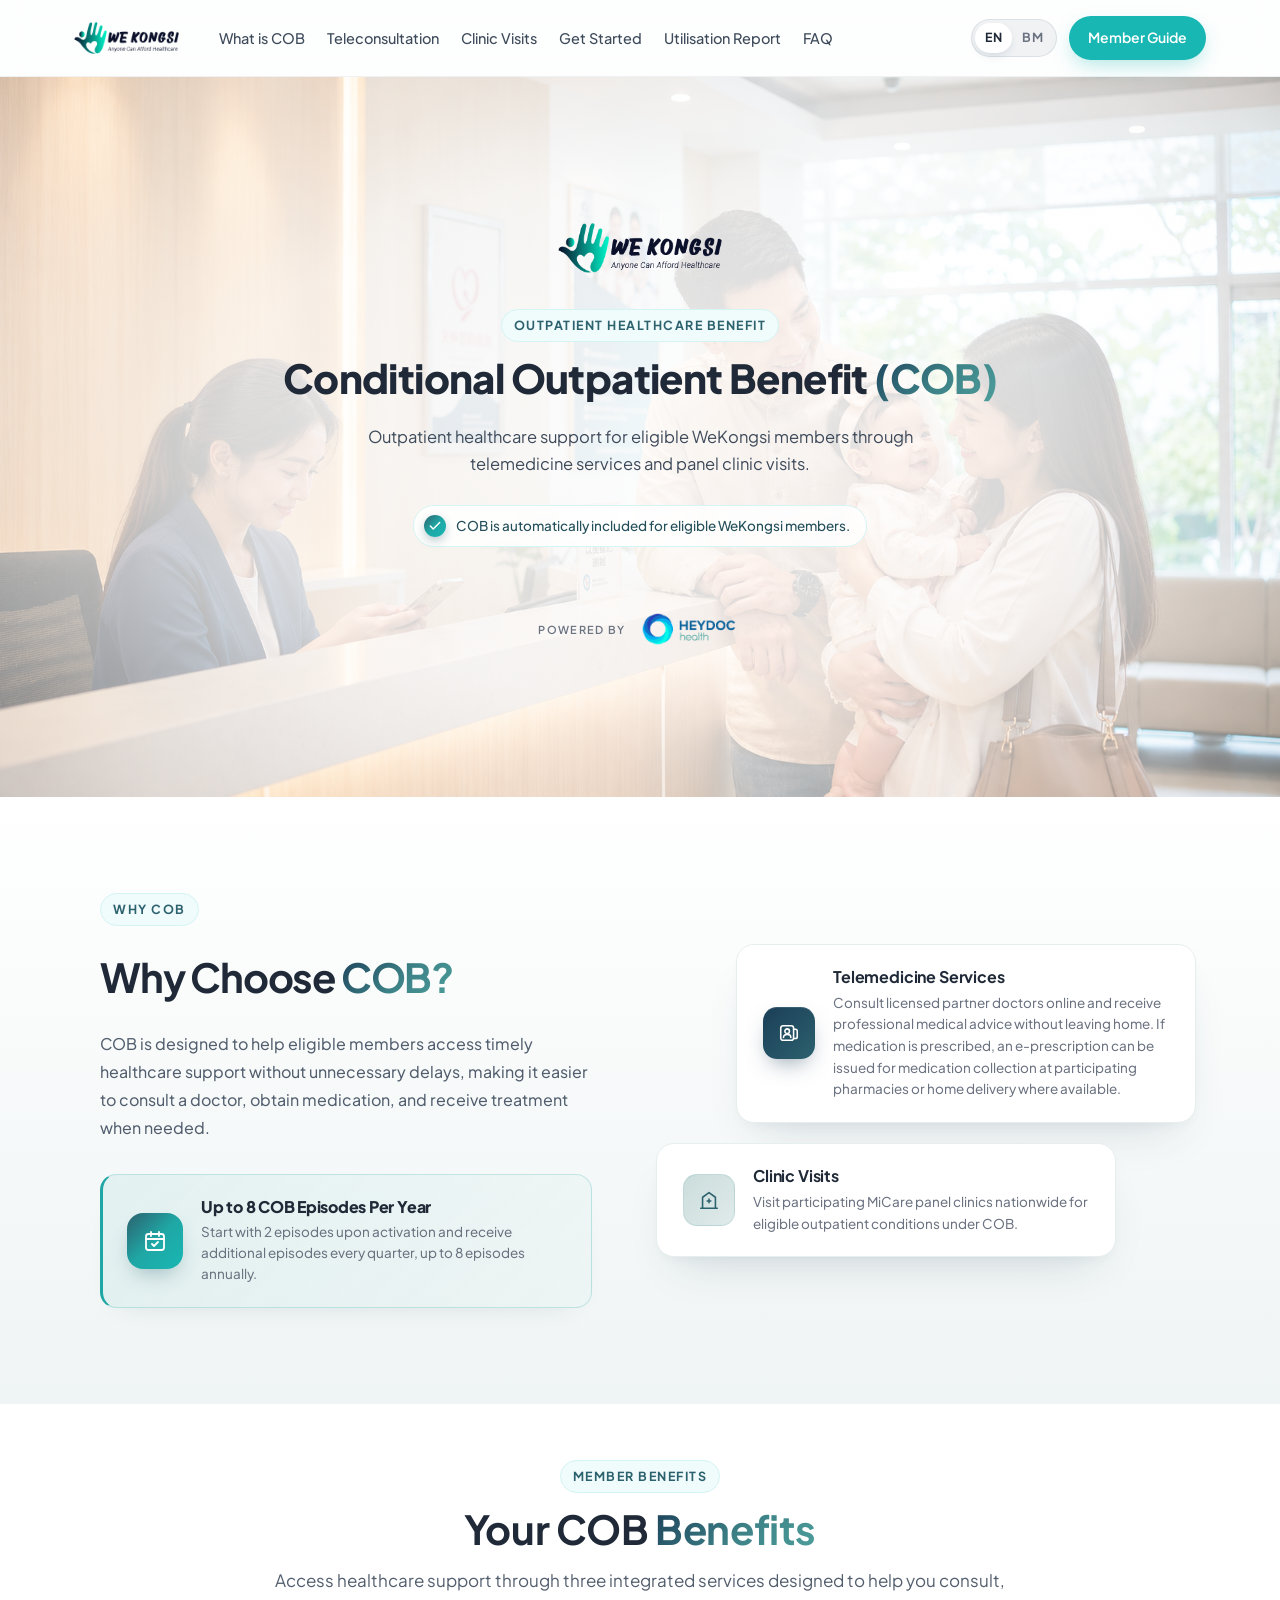
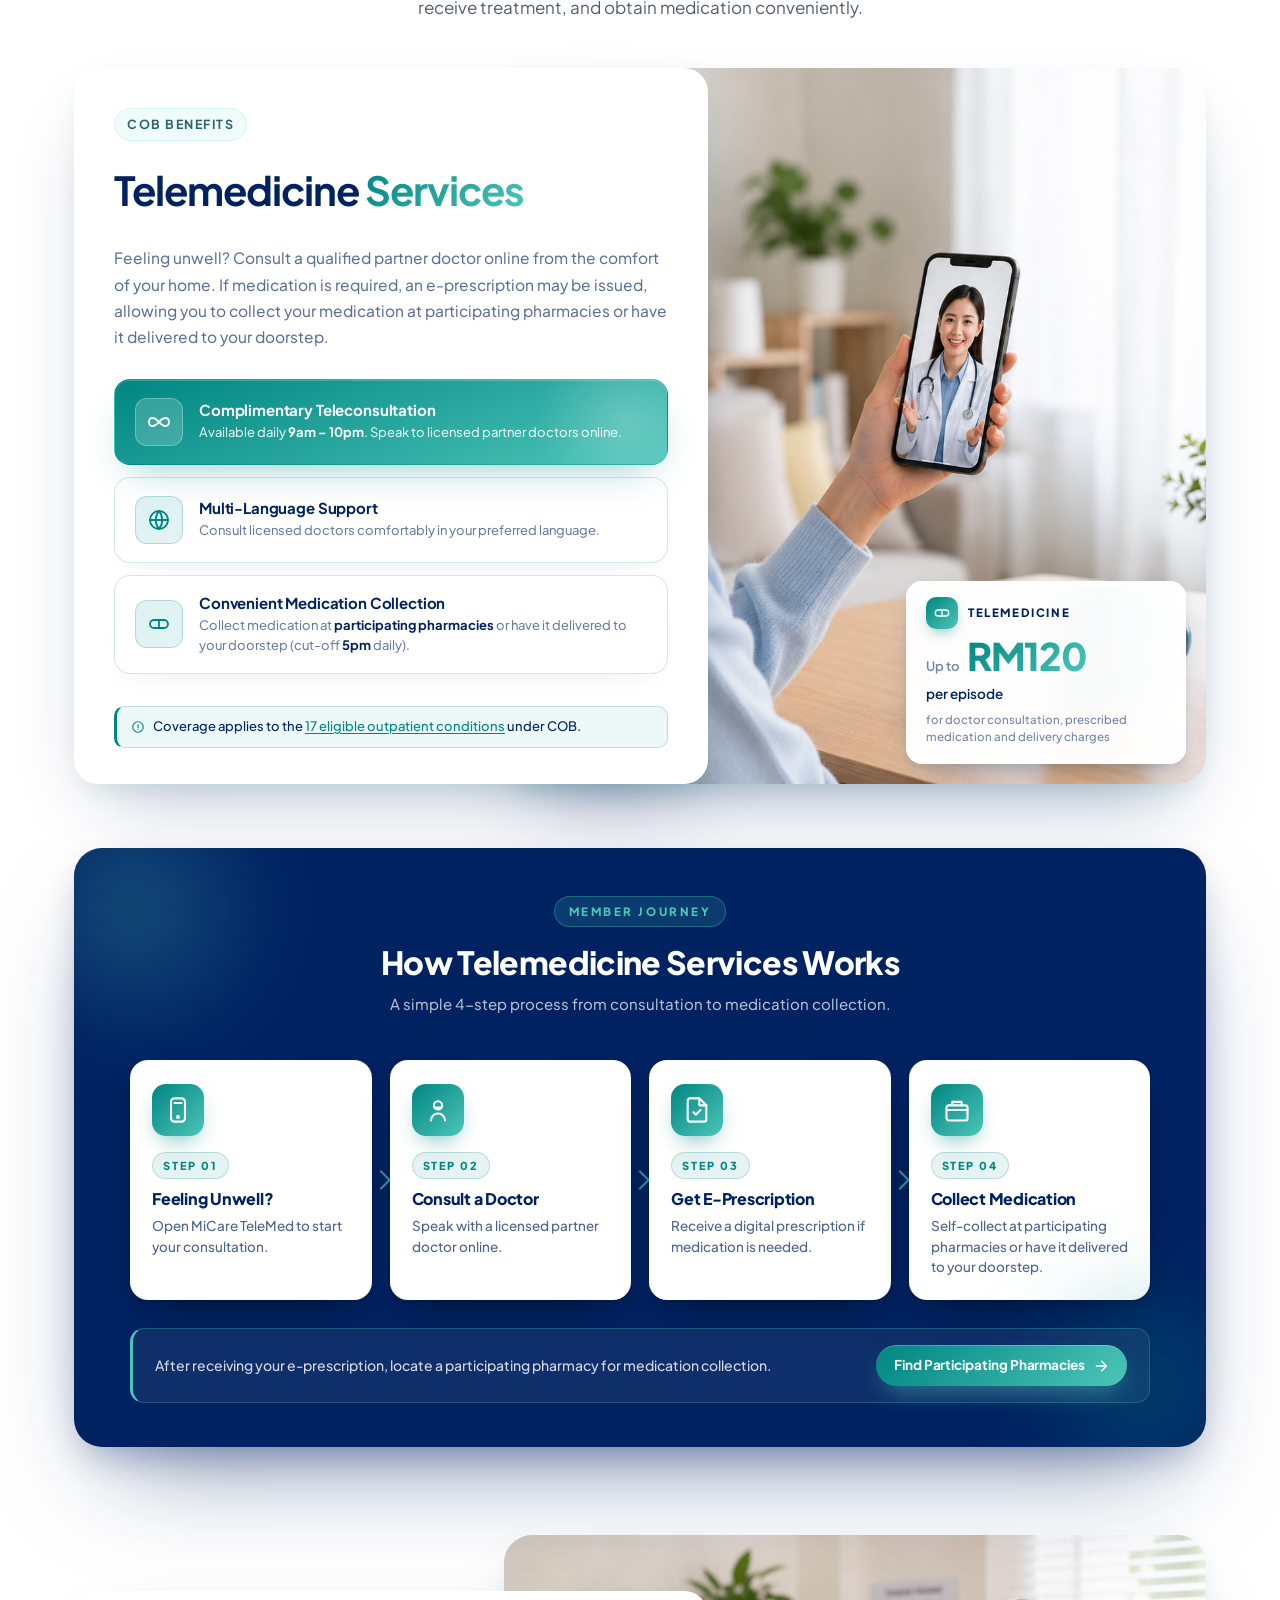
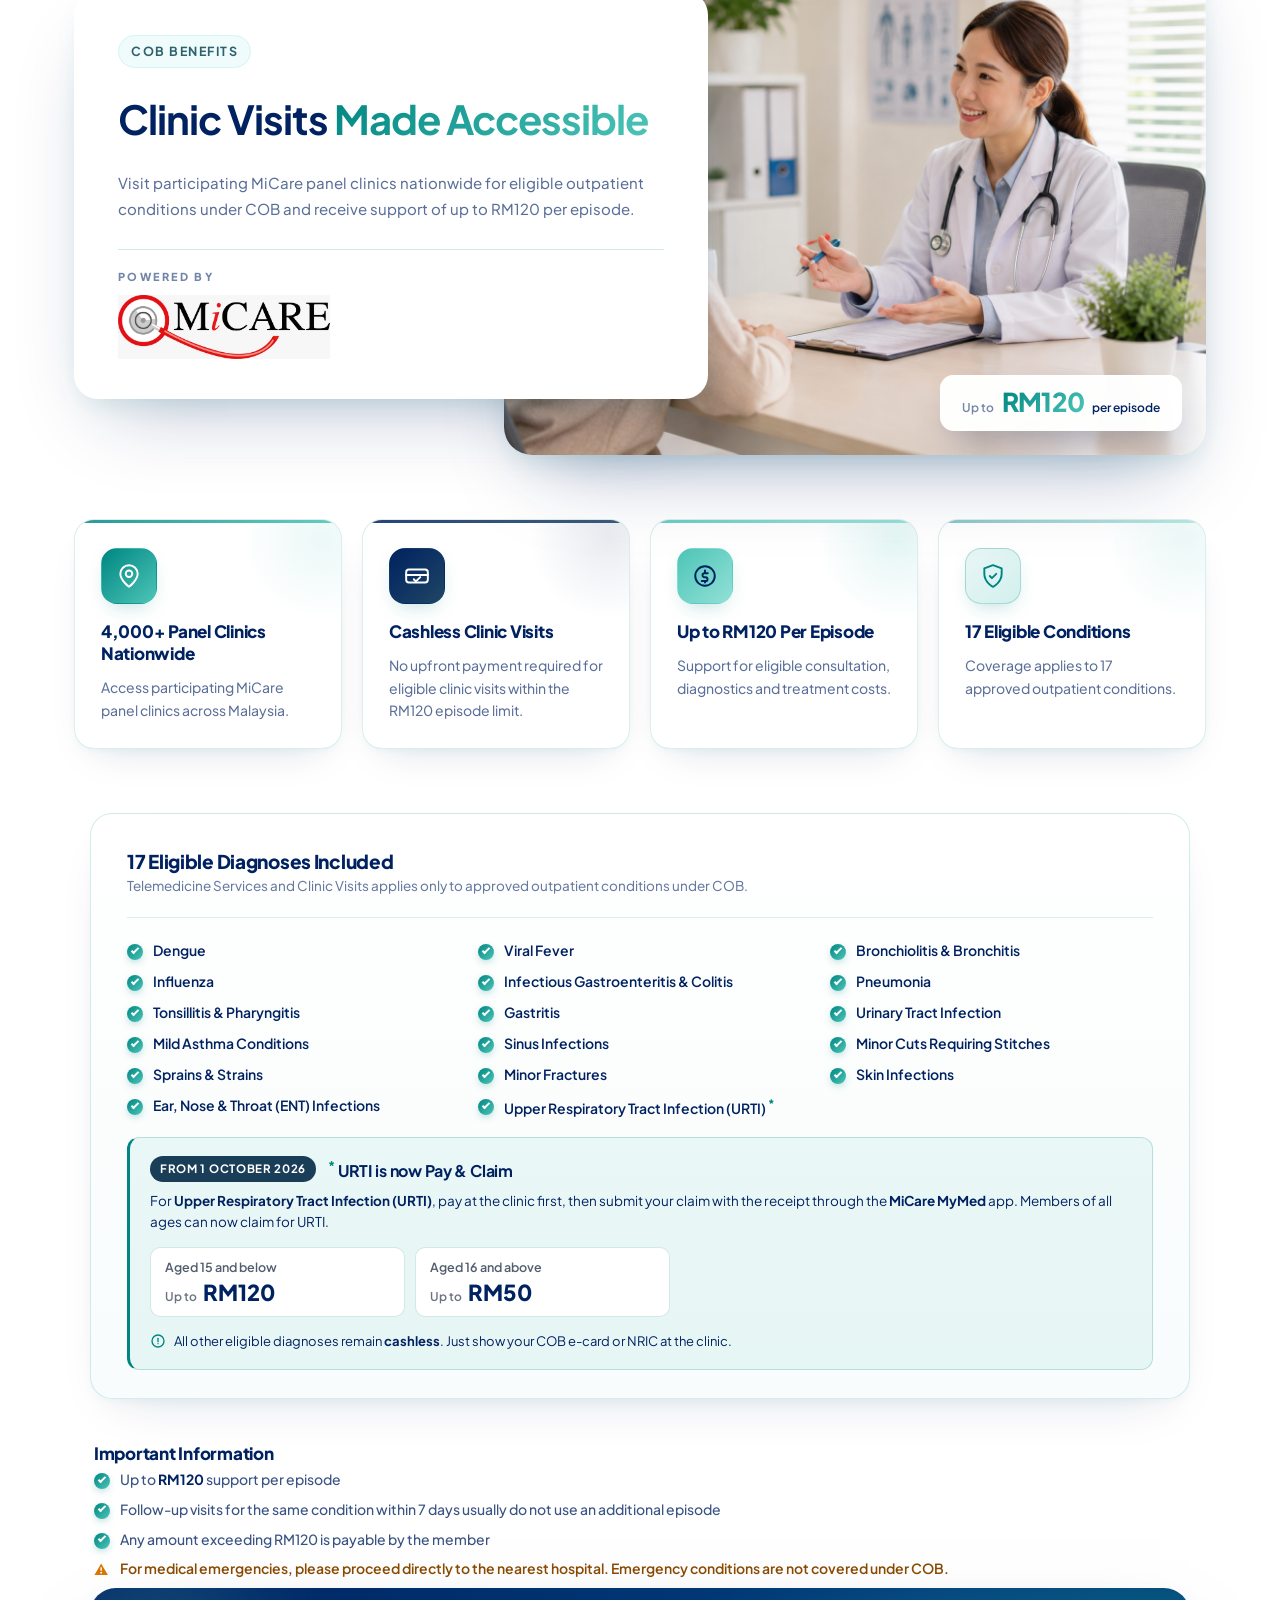
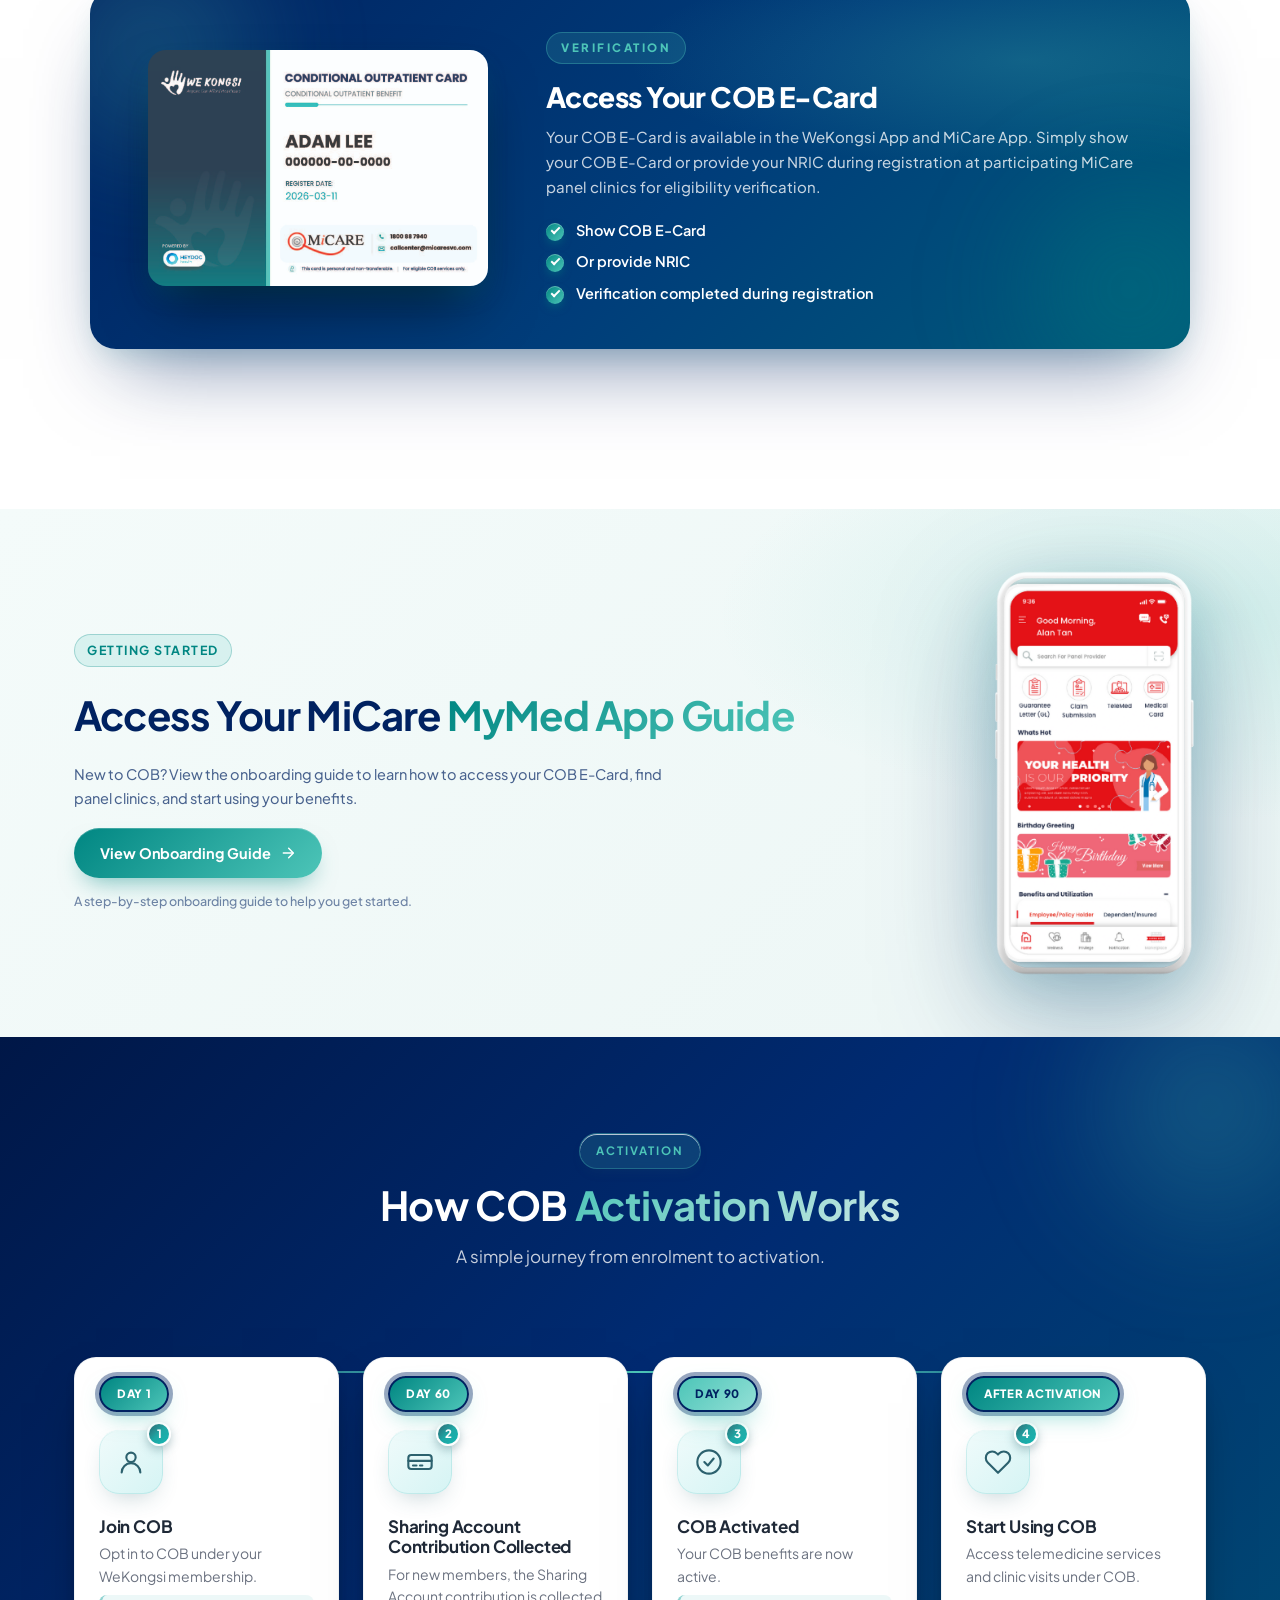
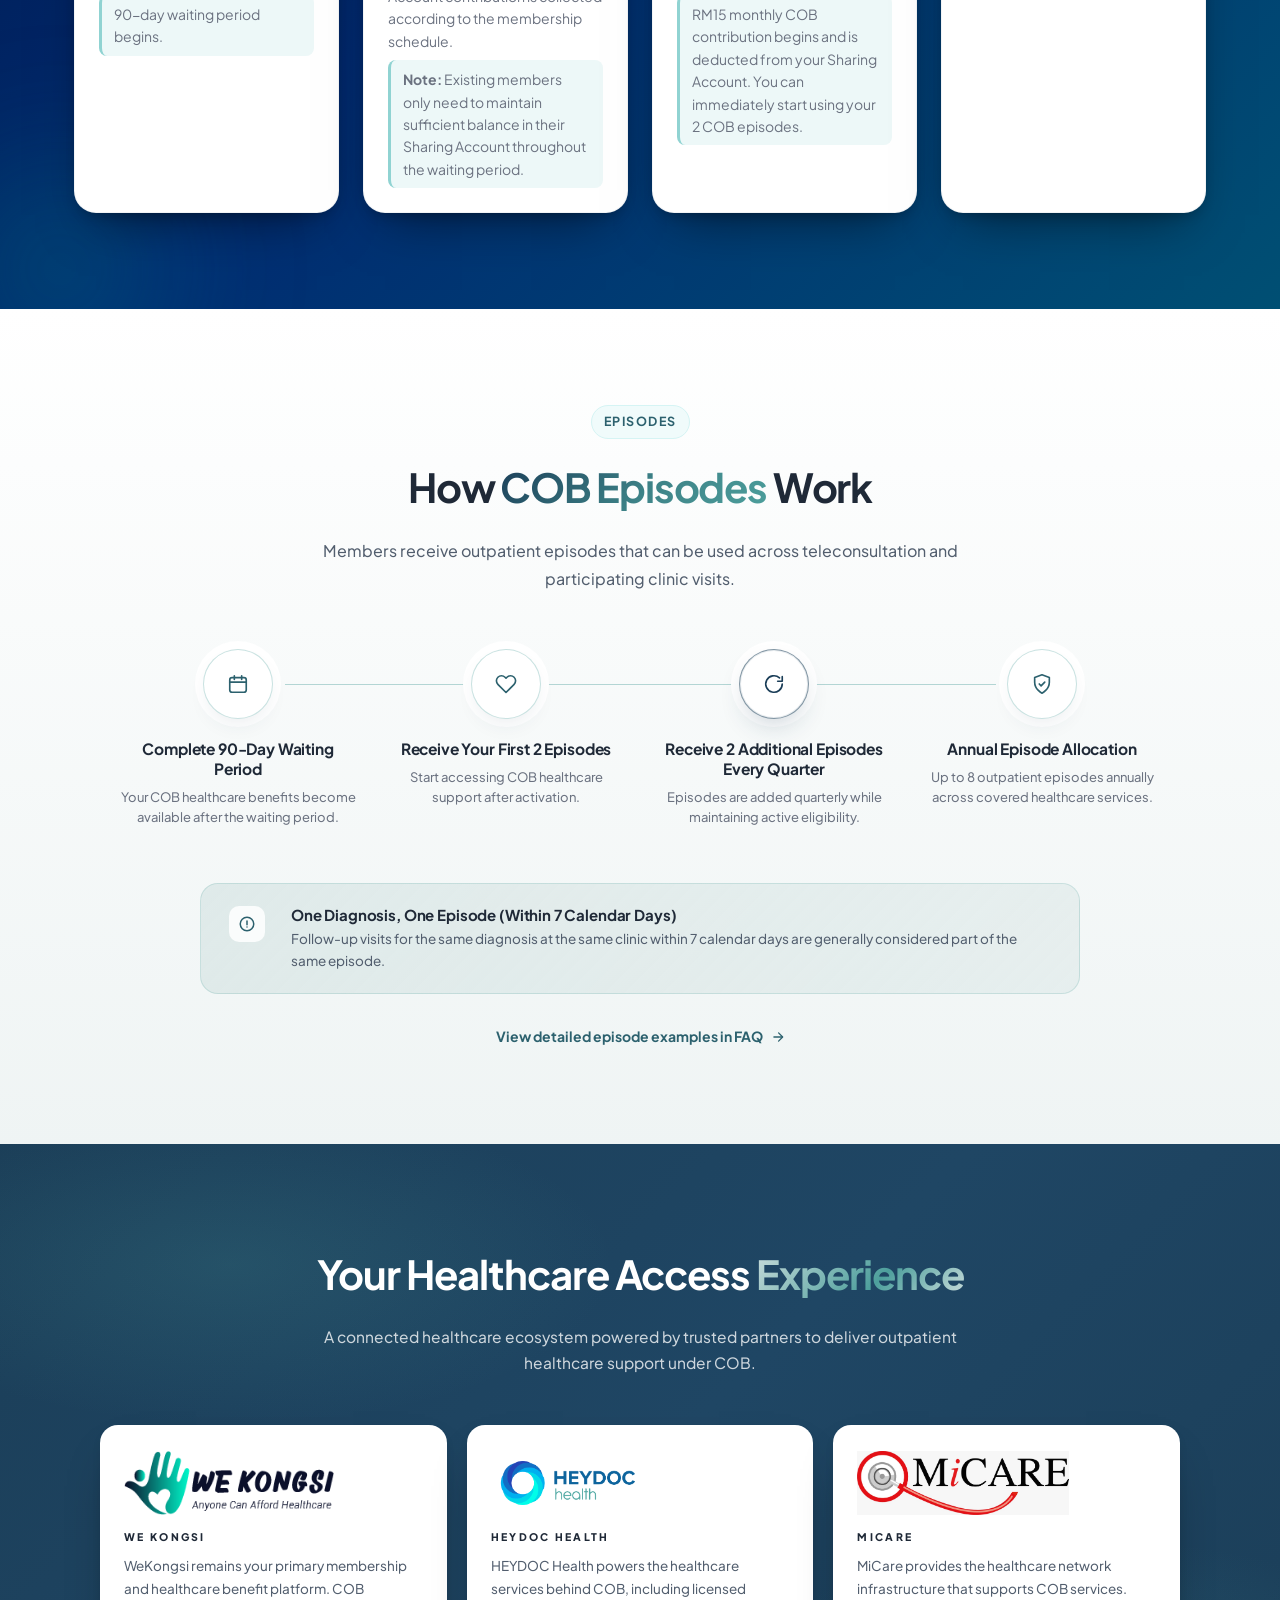
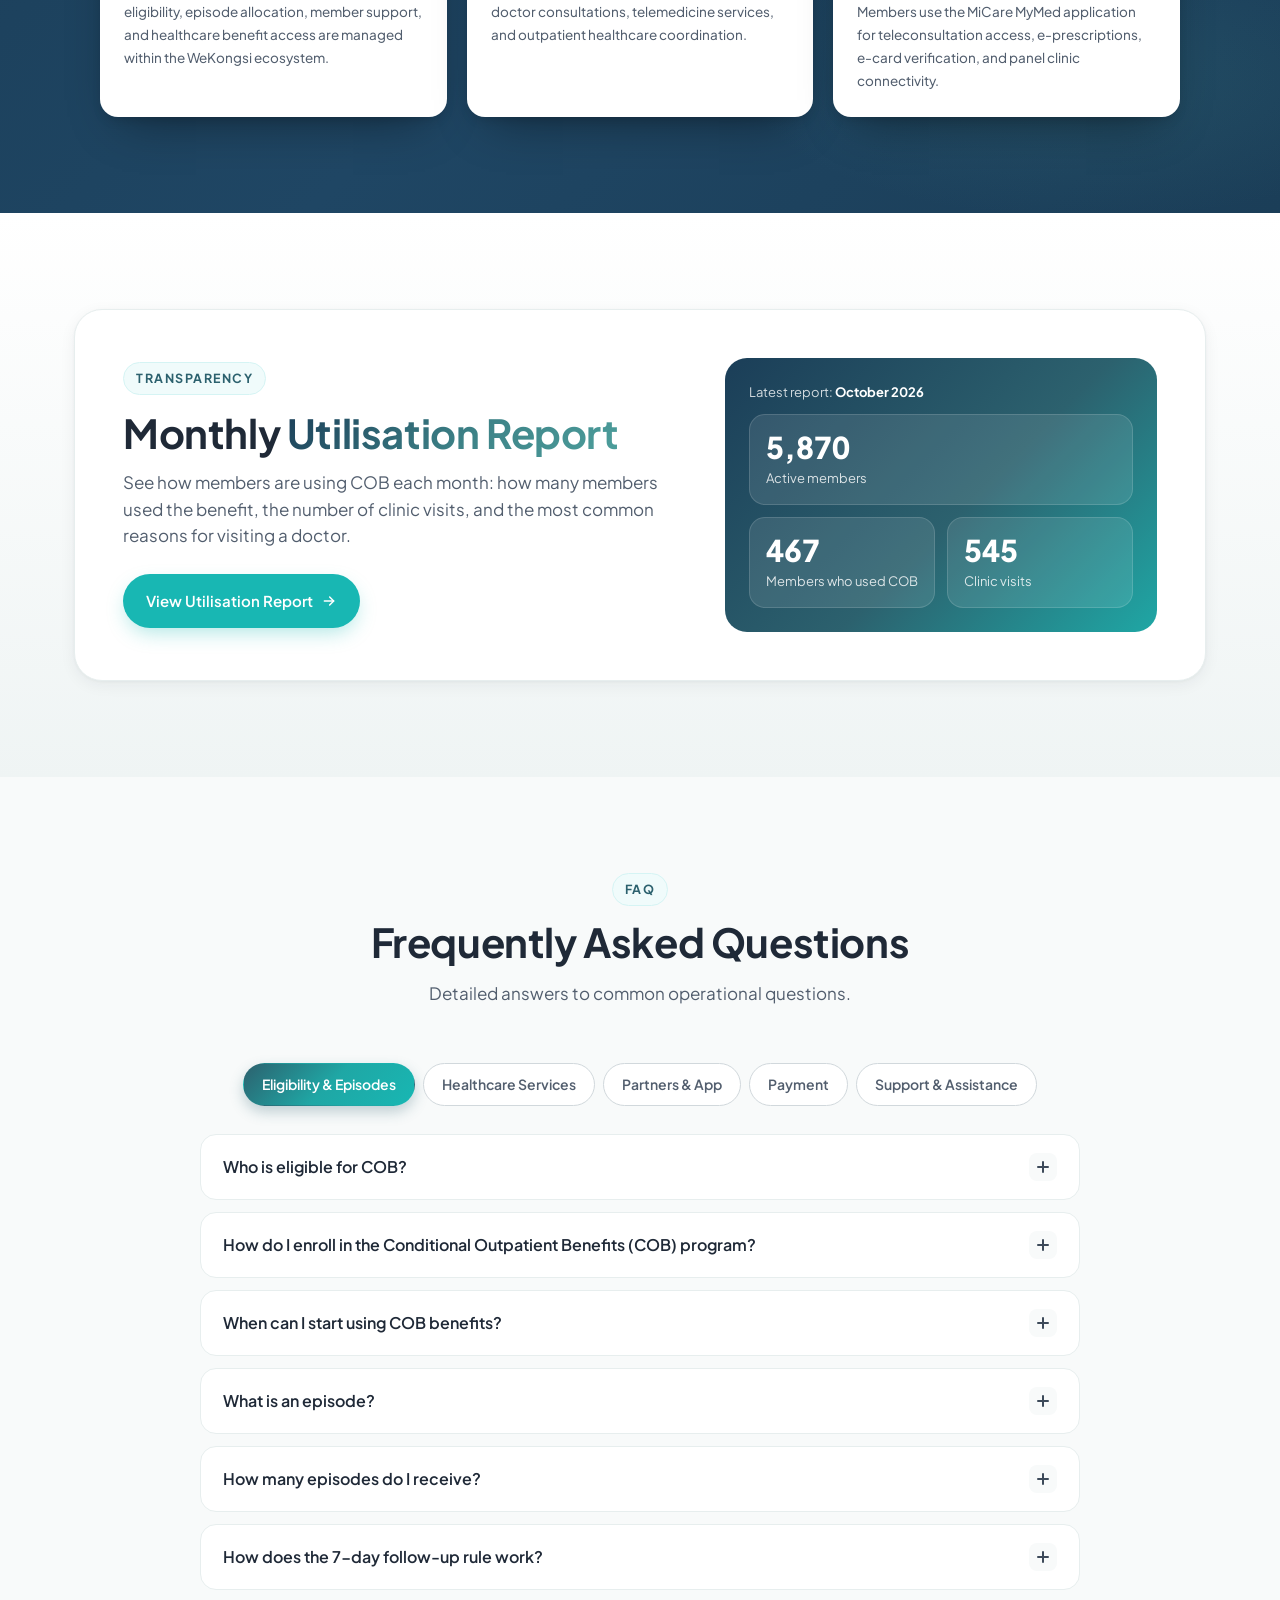
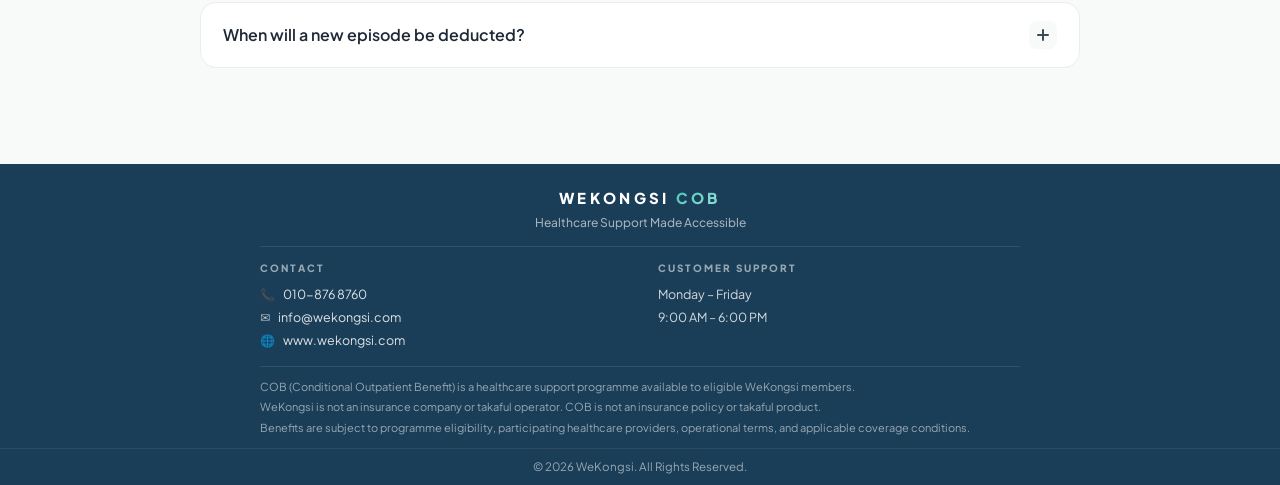
<file: index.html>
<!DOCTYPE html>
<html lang="en">
<head>
  <meta charset="UTF-8" />
  <meta name="viewport" content="width=device-width, initial-scale=1.0" />
  <meta name="description" content="WeKongsi Conditional Outpatient Benefit (COB) — Outpatient healthcare support through teleconsultation, pharmacy access, panel clinics, and urgent care." />
  <title>WeKongsi COB — Conditional Outpatient Benefit</title>
  <link rel="preconnect" href="https://fonts.googleapis.com" />
  <link rel="preconnect" href="https://fonts.gstatic.com" crossorigin />
  <link href="https://fonts.googleapis.com/css2?family=Plus+Jakarta+Sans:wght@400;500;600;700;800&family=Inter:wght@400;500;600;700&display=swap" rel="stylesheet" />
  <link rel="stylesheet" href="styles.css?v=2026-09-util8" />
</head>
<body>

  <!-- NAVBAR -->
  <header class="nav">
    <div class="container nav__inner">
      <a class="nav__brand" href="#top" aria-label="WeKongsi home">
        <img src="wekongsilogo.jpg" alt="WeKongsi" class="nav__logo" />
      </a>
      <nav class="nav__links" aria-label="Primary">
        <a href="#what">What is COB</a>
        <a href="#teleconsult">Teleconsultation</a>
        <a href="#clinicvisit">Clinic Visits</a>
        <a href="#start">Get Started</a>
        <a href="utilisation.html">Utilisation Report</a>
        <a href="#faq">FAQ</a>
      </nav>
      <div class="nav__actions">
        <div class="nav__lang" role="group" aria-label="Language">
          <a href="index.html" class="nav__lang-btn is-active" aria-current="page">EN</a>
          <a href="index-bm.html" class="nav__lang-btn">BM</a>
        </div>
        <a href="WeKongsi-Members-Onboarding-Deck-V2-June2026.pdf?v=2026-06-04" target="_blank" rel="noopener" class="btn btn--primary btn--sm">Member Guide</a>
      </div>
      <button class="nav__toggle" aria-label="Toggle menu" aria-expanded="false">
        <span></span><span></span><span></span>
      </button>
    </div>
  </header>

  <main id="top">

    <!-- 1. HERO -->
    <section class="hero">
      <div class="hero__photo" aria-hidden="true"></div>
      <div class="hero__overlay" aria-hidden="true"></div>
      <div class="container hero__inner">
        <div class="hero__copy">
          <div class="hero__brandblock">
            <img src="wekongsilogo.jpg" alt="WeKongsi" class="hero__logo" />
          </div>

          <span class="eyebrow">Outpatient Healthcare Benefit</span>
          <h1 class="hero__title">
            Conditional Outpatient Benefit <span class="grad">(COB)</span>
          </h1>
          <p class="hero__sub">
            Outpatient healthcare support for eligible WeKongsi members through
            telemedicine services and panel clinic visits.
          </p>

          <div class="hero__note">
            <span class="hero__noteicon">
              <svg viewBox="0 0 24 24" width="14" height="14" fill="none" stroke="currentColor" stroke-width="2.5" stroke-linecap="round" stroke-linejoin="round"><path d="M20 6 9 17l-5-5"/></svg>
            </span>
            COB is automatically included for eligible WeKongsi members.
          </div>

          <div class="powered powered--big">
            <span class="powered__label">Powered by</span>
            <img src="heydoclogo.jpg" alt="HEYDOC Health" class="powered__logo" />
          </div>
        </div>
      </div>
    </section>

    <!-- 2. WHAT IS COB -->
    <section id="what" class="section section--quiet">
      <div class="container">
        <div class="overview">
          <div class="overview__head">
            <span class="eyebrow">Why COB</span>
            <h2 class="overview__title">Why Choose <span class="grad">COB?</span></h2>
            <p class="overview__desc">
              COB is designed to help eligible members access timely healthcare support without unnecessary delays, making it easier to consult a doctor, obtain medication, and receive treatment when needed.
            </p>
            <article class="overview__feature">
              <div class="overview__feature-icon">
                <svg viewBox="0 0 24 24" width="24" height="24" fill="none" stroke="currentColor" stroke-width="1.8" stroke-linecap="round" stroke-linejoin="round"><rect x="3" y="5" width="18" height="16" rx="2.5"/><path d="M3 10h18M8 3v4M16 3v4"/><path d="m9 15 2 2 4-4"/></svg>
              </div>
              <div class="overview__feature-body">
                <h3>Up to 8 COB Episodes Per Year</h3>
                <p>Start with 2 episodes upon activation and receive additional episodes every quarter, up to 8 episodes annually.</p>
              </div>
            </article>
          </div>

          <div class="overview__cards">
            <article class="ocard ocard--a">
              <div class="ocard__icon ocard__icon--dark">
                <svg viewBox="0 0 24 24" width="22" height="22" fill="none" stroke="currentColor" stroke-width="1.7" stroke-linecap="round" stroke-linejoin="round"><rect x="3" y="4" width="14" height="16" rx="2.5"/><circle cx="10" cy="10" r="2.5"/><path d="M6 17c0-2.2 1.8-3.5 4-3.5s4 1.3 4 3.5"/><path d="M17 8h2a2 2 0 0 1 2 2v6a2 2 0 0 1-2 2h-2"/></svg>
              </div>
              <div class="ocard__body">
                <h4>Telemedicine Services</h4>
                <p>Consult licensed partner doctors online and receive professional medical advice without leaving home. If medication is prescribed, an e-prescription can be issued for medication collection at participating pharmacies or home delivery where available.</p>
              </div>
            </article>
            <article class="ocard ocard--b">
              <div class="ocard__icon ocard__icon--soft">
                <svg viewBox="0 0 24 24" width="22" height="22" fill="none" stroke="currentColor" stroke-width="1.7" stroke-linecap="round" stroke-linejoin="round"><path d="M3 21h18"/><path d="M5 21V9l7-5 7 5v12"/><path d="M10 13h4M12 11v4"/></svg>
              </div>
              <div class="ocard__body">
                <h4>Clinic Visits</h4>
                <p>Visit participating MiCare panel clinics nationwide for eligible outpatient conditions under COB.</p>
              </div>
            </article>
          </div>
        </div>
      </div>
    </section>










    <!-- Benefits intro heading -->
    <section id="benefits" class="section section--quiet benefits-intro">
      <div class="container">
        <div class="section__head section__head--center">
          <span class="eyebrow eyebrow--center">Member Benefits</span>
          <h2>Your COB <span class="grad">Benefits</span></h2>
          <p class="lead">Access healthcare support through three integrated services designed to help you consult, receive treatment, and obtain medication conveniently.</p>
        </div>
      </div>
    </section>

    <!-- 3. TELEMEDICINE SERVICES — Benefit 01 -->
    <section id="teleconsult" class="section tk-section">
      <div class="container">
        <div class="tk">
          <!-- 2-column hero: image left + title/subtitle right -->
          <div class="tk__hero">
            <div class="tk__image">
              <img src="tele.jpg" alt="Online doctor consultation through MiCare healthcare platform" />
              <div class="tk__overlay">
                <div class="tk__overlay-head">
                  <span class="tk__overlay-icon">
                    <svg viewBox="0 0 24 24" width="18" height="18" fill="none" stroke="currentColor" stroke-width="1.8" stroke-linecap="round" stroke-linejoin="round"><rect x="3" y="8" width="18" height="8" rx="4"/><path d="M12 8v8"/></svg>
                  </span>
                  <span class="tk__overlay-label">Telemedicine</span>
                </div>
                <div class="tk__overlay-amount">
                  <span class="tk__overlay-prefix">Up to</span>
                  <strong class="tk__overlay-big">RM120</strong>
                  <span class="tk__overlay-suffix">per episode</span>
                </div>
                <p class="tk__overlay-sub">for doctor consultation, prescribed medication and delivery charges</p>
              </div>
            </div>

            <div class="tk__head">
              <span class="eyebrow tk__eyebrow">COB Benefits</span>
              <h2 class="tk__title">Telemedicine <span class="tk__title-grad">Services</span></h2>
              <p class="tk__lead">
                Feeling unwell? Consult a qualified partner doctor online from the comfort of your home. If medication is required, an e-prescription may be issued, allowing you to collect your medication at participating pharmacies or have it delivered to your doorstep.
              </p>

              <!-- 3 feature cards stacked below title/subtitle -->
              <div class="tk-cards">
                <article class="tk-card tk-card--primary">
                  <div class="tk-card__icon">
                    <svg viewBox="0 0 24 24" width="24" height="24" fill="none" stroke="currentColor" stroke-width="1.8" stroke-linecap="round" stroke-linejoin="round"><path d="M18.178 8c5.096 0 5.096 8 0 8-5.095 0-7.133-8-12.739-8-4.585 0-4.585 8 0 8 5.606 0 7.644-8 12.739-8z"/></svg>
                  </div>
                  <div class="tk-card__body">
                    <h3>Complimentary Teleconsultation</h3>
                    <p>Available daily <strong>9am – 10pm</strong>. Speak to licensed partner doctors online.</p>
                  </div>
                </article>

                <article class="tk-card">
                  <div class="tk-card__icon">
                    <svg viewBox="0 0 24 24" width="24" height="24" fill="none" stroke="currentColor" stroke-width="1.8" stroke-linecap="round" stroke-linejoin="round"><circle cx="12" cy="12" r="9"/><path d="M3 12h18"/><path d="M12 3a14 14 0 0 1 0 18M12 3a14 14 0 0 0 0 18"/></svg>
                  </div>
                  <div class="tk-card__body">
                    <h3>Multi-Language Support</h3>
                    <p>Consult licensed doctors comfortably in your preferred language.</p>
                  </div>
                </article>

                <article class="tk-card">
                  <div class="tk-card__icon">
                    <svg viewBox="0 0 24 24" width="24" height="24" fill="none" stroke="currentColor" stroke-width="1.8" stroke-linecap="round" stroke-linejoin="round"><rect x="3" y="8" width="18" height="8" rx="4"/><path d="M12 8v8"/></svg>
                  </div>
                  <div class="tk-card__body">
                    <h3>Convenient Medication Collection</h3>
                    <p>Collect medication at <strong>participating pharmacies</strong> or have it delivered to your doorstep (cut-off <strong>5pm</strong> daily).</p>
                  </div>
                </article>
              </div>

              <p class="tk__note"><svg viewBox="0 0 24 24" width="14" height="14" fill="none" stroke="currentColor" stroke-width="2" stroke-linecap="round" stroke-linejoin="round"><circle cx="12" cy="12" r="9"/><path d="M12 8v5"/><path d="M12 16h.01"/></svg><span>Coverage applies to the <a href="#diagnoses">17 eligible outpatient conditions</a> under COB.</span></p>
            </div>
          </div>
        </div>
      </div>

      <!-- Floating Journey Panel — overlaps the section bottom -->
      <div class="container">
        <div class="tk-journey">
          <div class="tk-journey__head">
            <span class="tk-journey__eyebrow">Member Journey</span>
            <h3 class="tk-journey__title">How Telemedicine Services Works</h3>
            <p class="tk-journey__desc">A simple 4-step process from consultation to medication collection.</p>
          </div>

          <ol class="tk-journey__steps">
            <li class="tk-jstep">
              <div class="tk-jstep__icon">
                <svg viewBox="0 0 24 24" width="28" height="28" fill="none" stroke="currentColor" stroke-width="1.8" stroke-linecap="round" stroke-linejoin="round"><rect x="6" y="2" width="12" height="20" rx="3"/><path d="M9 6h6"/><circle cx="12" cy="18" r="0.8" fill="currentColor"/></svg>
              </div>
              <span class="tk-jstep__num">Step 01</span>
              <h4>Feeling Unwell?</h4>
              <p>Open MiCare TeleMed to start your consultation.</p>
            </li>

            <li class="tk-jstep">
              <div class="tk-jstep__icon">
                <svg viewBox="0 0 24 24" width="28" height="28" fill="none" stroke="currentColor" stroke-width="1.8" stroke-linecap="round" stroke-linejoin="round"><circle cx="12" cy="8" r="3.5"/><path d="M6 21c0-3.5 2.7-6 6-6s6 2.5 6 6"/><path d="M9 10h6"/></svg>
              </div>
              <span class="tk-jstep__num">Step 02</span>
              <h4>Consult a Doctor</h4>
              <p>Speak with a licensed partner doctor online.</p>
            </li>

            <li class="tk-jstep">
              <div class="tk-jstep__icon">
                <svg viewBox="0 0 24 24" width="28" height="28" fill="none" stroke="currentColor" stroke-width="1.8" stroke-linecap="round" stroke-linejoin="round"><path d="M14 2H6a2 2 0 0 0-2 2v16a2 2 0 0 0 2 2h12a2 2 0 0 0 2-2V8z"/><path d="M14 2v6h6"/><path d="m9 14 2 2 4-4"/></svg>
              </div>
              <span class="tk-jstep__num">Step 03</span>
              <h4>Get E-Prescription</h4>
              <p>Receive a digital prescription if medication is needed.</p>
            </li>

            <li class="tk-jstep">
              <div class="tk-jstep__icon">
                <svg viewBox="0 0 24 24" width="28" height="28" fill="none" stroke="currentColor" stroke-width="1.8" stroke-linecap="round" stroke-linejoin="round"><rect x="3" y="8" width="18" height="13" rx="2"/><path d="M3 12h18M8 8V5h8v3"/></svg>
              </div>
              <span class="tk-jstep__num">Step 04</span>
              <h4>Collect Medication</h4>
              <p>Self-collect at participating pharmacies or have it delivered to your doorstep.</p>
            </li>
          </ol>

          <!-- Utility row — find a pharmacy after teleconsult -->
          <div class="tk-utility">
            <p class="tk-utility__text">After receiving your e-prescription, locate a participating pharmacy for medication collection.</p>
            <a href="https://www.alpropharmacy.com/pages/store-locator?srsltid=AfmBOora_I6QwItGNiEFD3XqqOyM37XngH6BJ7XRexeMkI8Rf5rtZFUf" target="_blank" rel="noopener" class="tk-utility__btn">
              Find Participating Pharmacies
              <svg viewBox="0 0 24 24" width="16" height="16" fill="none" stroke="currentColor" stroke-width="2.2" stroke-linecap="round" stroke-linejoin="round"><path d="M5 12h14"/><path d="m13 5 7 7-7 7"/></svg>
            </a>
          </div>
        </div>
      </div>

    </section>


    <!-- 4. CLINIC VISIT — Benefit 02 -->
    <section id="clinicvisit" class="section cv-section">
      <div class="container">

        <!-- Hero split: image right + overlapping content panel left -->
        <div class="cv-hero-split">
          <div class="cv-hero-split__image">
            <img src="common.jpg" alt="Doctor consulting with patient at MiCare panel clinic" />
            <div class="cv-hero-split__badge">
              <span class="cv-hero-split__badge-prefix">Up to</span>
              <strong class="cv-hero-split__badge-amount">RM120</strong>
              <span class="cv-hero-split__badge-suffix">per episode</span>
            </div>
          </div>
          <div class="cv-hero-split__panel">
            <span class="eyebrow cv-hero-split__eyebrow">COB Benefits</span>
            <h2 class="cv-hero-split__title">Clinic Visits <span class="cv-head__grad">Made Accessible</span></h2>
            <p class="cv-hero-split__desc">
              Visit participating MiCare panel clinics nationwide for eligible outpatient conditions under COB and receive support of up to RM120 per episode.
            </p>
            <div class="cv-poweredby">
              <span class="cv-poweredby__label">Powered by</span>
              <img src="micare.jpg" alt="MiCare" class="cv-poweredby__logo" />
            </div>
          </div>
        </div>

        <!-- 4 feature cards — primary benefit highlights -->
        <div class="cvf-grid">
          <article class="cvf-card cvf-card--primary">
            <div class="cvf-card__icon">
              <svg viewBox="0 0 24 24" width="26" height="26" fill="none" stroke="currentColor" stroke-width="1.8" stroke-linecap="round" stroke-linejoin="round"><path d="M12 2a8 8 0 0 0-8 8c0 6 8 12 8 12s8-6 8-12a8 8 0 0 0-8-8z"/><circle cx="12" cy="10" r="3"/></svg>
            </div>
            <h3 class="cvf-card__title">4,000+ Panel Clinics Nationwide</h3>
            <p class="cvf-card__desc">Access participating MiCare panel clinics across Malaysia.</p>
          </article>

          <article class="cvf-card cvf-card--navy">
            <div class="cvf-card__icon">
              <svg viewBox="0 0 24 24" width="26" height="26" fill="none" stroke="currentColor" stroke-width="1.8" stroke-linecap="round" stroke-linejoin="round"><rect x="2" y="6" width="20" height="12" rx="2.5"/><path d="M2 11h20"/><path d="m9 15 2 2 4-4"/></svg>
            </div>
            <h3 class="cvf-card__title">Cashless Clinic Visits</h3>
            <p class="cvf-card__desc">No upfront payment required for eligible clinic visits within the RM120 episode limit.</p>
          </article>

          <article class="cvf-card cvf-card--accent">
            <div class="cvf-card__icon">
              <svg viewBox="0 0 24 24" width="26" height="26" fill="none" stroke="currentColor" stroke-width="1.8" stroke-linecap="round" stroke-linejoin="round"><circle cx="12" cy="12" r="9"/><path d="M14.5 9.5h-3a1.8 1.8 0 0 0 0 3.6h1a1.8 1.8 0 0 1 0 3.6h-3.5"/><path d="M12 7v1.5M12 16.5V18"/></svg>
            </div>
            <h3 class="cvf-card__title">Up to RM120 Per Episode</h3>
            <p class="cvf-card__desc">Support for eligible consultation, diagnostics and treatment costs.</p>
          </article>

          <article class="cvf-card cvf-card--soft">
            <div class="cvf-card__icon">
              <svg viewBox="0 0 24 24" width="26" height="26" fill="none" stroke="currentColor" stroke-width="1.8" stroke-linecap="round" stroke-linejoin="round"><path d="M12 22s8-4 8-12V5l-8-3-8 3v5c0 8 8 12 8 12z"/><path d="m9 12 2 2 4-4"/></svg>
            </div>
            <h3 class="cvf-card__title">17 Eligible Conditions</h3>
            <p class="cvf-card__desc">Coverage applies to 17 approved outpatient conditions.</p>
          </article>
        </div>
      </div>

      <!-- Eligible Conditions — all 17 visible -->
      <div class="container">
        <div class="cv-cond" id="diagnoses">
          <div class="cv-cond__head">
            <div>
              <h3 class="cv-cond__title">17 Eligible Diagnoses Included</h3>
              <p class="cv-cond__desc">Telemedicine Services and Clinic Visits applies only to approved outpatient conditions under COB.</p>
            </div>
          </div>

          <ul class="cv-cond__list">
            <li>Dengue</li>
            <li>Viral Fever</li>
            <li>Bronchiolitis &amp; Bronchitis</li>
            <li>Influenza</li>
            <li>Infectious Gastroenteritis &amp; Colitis</li>
            <li>Pneumonia</li>
            <li>Tonsillitis &amp; Pharyngitis</li>
            <li>Gastritis</li>
            <li>Urinary Tract Infection</li>
            <li>Mild Asthma Conditions</li>
            <li>Sinus Infections</li>
            <li>Minor Cuts Requiring Stitches</li>
            <li>Sprains &amp; Strains</li>
            <li>Minor Fractures</li>
            <li>Skin Infections</li>
            <li>Ear, Nose &amp; Throat (ENT) Infections</li>
            <li>Upper Respiratory Tract Infection (URTI)<sup>*</sup></li>
          </ul>

          <div class="cv-urti">
            <div class="cv-urti__head">
              <span class="cv-urti__badge">From 1 October 2026</span>
              <h4 class="cv-urti__title"><sup>*</sup> URTI is now Pay &amp; Claim</h4>
            </div>
            <p class="cv-urti__body">For <strong>Upper Respiratory Tract Infection (URTI)</strong>, pay at the clinic first, then submit your claim with the receipt through the <strong>MiCare MyMed</strong> app. Members of all ages can now claim for URTI.</p>
            <div class="cv-urti__caps">
              <div class="cv-urti__cap"><span>Aged 15 and below</span><strong><small>Up to</small> RM120</strong></div>
              <div class="cv-urti__cap"><span>Aged 16 and above</span><strong><small>Up to</small> RM50</strong></div>
            </div>
            <p class="cv-urti__foot"><svg viewBox="0 0 24 24" width="16" height="16" fill="none" stroke="currentColor" stroke-width="2" stroke-linecap="round" stroke-linejoin="round"><circle cx="12" cy="12" r="9"/><path d="M12 8v5"/><path d="M12 16h.01"/></svg><span>All other eligible diagnoses remain <strong>cashless</strong>. Just show your COB e-card or NRIC at the clinic.</span></p>
          </div>
        </div>
      </div>

      <!-- Important Information (compact strip) -->
      <div class="container">
        <div class="cv-notes">
          <h3 class="cv-notes__title">Important Information</h3>
          <ul class="cv-notes__list">
            <li>Up to <strong>RM120</strong> support per episode</li>
            <li>Follow-up visits for the same condition within 7 days usually do not use an additional episode</li>
            <li>Any amount exceeding RM120 is payable by the member</li>
            <li class="cv-notes__warn">For medical emergencies, please proceed directly to the nearest hospital. Emergency conditions are not covered under COB.</li>
          </ul>
        </div>
      </div>

      <!-- Compact E-Card Verification -->
      <div class="container">
        <div class="cv-verify">
          <div class="cv-verify__visual">
            <img src="card.jpg" alt="COB Member E-Card" class="cv-verify__cardimg" />
          </div>
          <div class="cv-verify__body">
            <span class="cv-verify__eyebrow">Verification</span>
            <h3 class="cv-verify__title">Access Your COB E-Card</h3>
            <p class="cv-verify__desc">Your COB E-Card is available in the WeKongsi App and MiCare App. Simply show your COB E-Card or provide your NRIC during registration at participating MiCare panel clinics for eligibility verification.</p>
            <ul class="cv-verify__list">
              <li>Show COB E-Card</li>
              <li>Or provide NRIC</li>
              <li>Verification completed during registration</li>
            </ul>
          </div>
        </div>
      </div>
    </section>

    <!-- 4c. MICARE APP CTA -->
    <section id="app-guide" class="section app-cta">
      <div class="container">
        <div class="app-cta__inner">
          <div class="app-cta__copy">
            <span class="eyebrow app-cta__eyebrow">Getting Started</span>
            <h2 class="app-cta__title">Access Your MiCare <span class="app-cta__grad">MyMed App Guide</span></h2>
            <p class="app-cta__desc">
              New to COB? View the onboarding guide to learn how to access your COB E-Card, find panel clinics, and start using your benefits.
            </p>
            <a href="WeKongsi-Members-Onboarding-Deck-V2-June2026.pdf?v=2026-06-04" target="_blank" rel="noopener" class="app-cta__btn">
              View Onboarding Guide
              <svg viewBox="0 0 24 24" width="18" height="18" fill="none" stroke="currentColor" stroke-width="2.2" stroke-linecap="round" stroke-linejoin="round"><path d="M5 12h14"/><path d="m13 5 7 7-7 7"/></svg>
            </a>
            <p class="app-cta__note">A step-by-step onboarding guide to help you get started.</p>
          </div>
          <div class="app-cta__visual">
            <img src="phone.jpg.png" alt="MiCare MyMed App preview" class="app-cta__phone" />
          </div>
        </div>
      </div>
    </section>

    <!-- 5. HOW TO ENROL -->
    <section id="start" class="section section--enrol-bg">
      <div class="container">
        <div class="section__head section__head--center">
          <span class="eyebrow eyebrow--center eyebrow--glass">Activation</span>
          <h2>How COB <span class="grad-light">Activation Works</span></h2>
          <p class="lead">A simple journey from enrolment to activation.</p>
        </div>

        <ol class="steps steps--timeline">
          <li class="step">
            <span class="step__day">Day 1</span>
            <div class="step__icon">
              <svg viewBox="0 0 24 24" width="28" height="28" fill="none" stroke="currentColor" stroke-width="1.8" stroke-linecap="round" stroke-linejoin="round"><circle cx="12" cy="8" r="4"/><path d="M20 21a8 8 0 1 0-16 0"/></svg>
              <span class="step__num">1</span>
            </div>
            <h4>Join COB</h4>
            <p>Opt in to COB under your WeKongsi membership.</p>
            <p class="step__hint">90-day waiting period begins.</p>
          </li>
          <li class="step">
            <span class="step__day">Day 60</span>
            <div class="step__icon">
              <svg viewBox="0 0 24 24" width="28" height="28" fill="none" stroke="currentColor" stroke-width="1.8" stroke-linecap="round" stroke-linejoin="round"><rect x="2" y="6" width="20" height="12" rx="2.5"/><path d="M2 11h20"/><path d="M6 15h3M12 15h2"/></svg>
              <span class="step__num">2</span>
            </div>
            <h4>Sharing Account Contribution Collected</h4>
            <p>For new members, the Sharing Account contribution is collected according to the membership schedule.</p>
            <p class="step__hint"><strong>Note:</strong> Existing members only need to maintain sufficient balance in their Sharing Account throughout the waiting period.</p>
          </li>
          <li class="step">
            <span class="step__day step__day--accent">Day 90</span>
            <div class="step__icon">
              <svg viewBox="0 0 24 24" width="28" height="28" fill="none" stroke="currentColor" stroke-width="1.8" stroke-linecap="round" stroke-linejoin="round"><circle cx="12" cy="12" r="10"/><path d="m8 12 3 3 5-6"/></svg>
              <span class="step__num">3</span>
            </div>
            <h4>COB Activated</h4>
            <p>Your COB benefits are now active.</p>
            <p class="step__hint">RM15 monthly COB contribution begins and is deducted from your Sharing Account. You can immediately start using your 2 COB episodes.</p>
          </li>
          <li class="step">
            <span class="step__day">After Activation</span>
            <div class="step__icon">
              <svg viewBox="0 0 24 24" width="28" height="28" fill="none" stroke="currentColor" stroke-width="1.8" stroke-linecap="round" stroke-linejoin="round"><path d="M20.84 4.6a5.5 5.5 0 0 0-7.78 0L12 5.67l-1.06-1.07a5.5 5.5 0 1 0-7.78 7.78l1.06 1.07L12 21.23l7.78-7.78 1.06-1.07a5.5 5.5 0 0 0 0-7.78z"/></svg>
              <span class="step__num">4</span>
            </div>
            <h4>Start Using COB</h4>
            <p>Access telemedicine services and clinic visits under COB.</p>
          </li>
        </ol>

      </div>
    </section>

    <!-- 6. HOW EPISODES WORK -->
    <section id="episodes" class="section section--quiet">
      <div class="container">
        <div class="episodes">
          <div class="episodes__head">
            <span class="eyebrow">Episodes</span>
            <h2 class="episodes__title">How <span class="grad">COB Episodes</span> Work</h2>
            <p class="episodes__desc">
              Members receive outpatient episodes that can be used across teleconsultation and participating clinic visits.
            </p>
          </div>

          <ol class="estages">
            <li class="estage">
              <div class="estage__icon">
                <svg viewBox="0 0 24 24" width="22" height="22" fill="none" stroke="currentColor" stroke-width="1.8" stroke-linecap="round" stroke-linejoin="round"><rect x="3" y="5" width="18" height="16" rx="2.5"/><path d="M3 10h18M8 3v4M16 3v4"/></svg>
              </div>
              <h4>Complete 90-Day Waiting Period</h4>
              <p>Your COB healthcare benefits become available after the waiting period.</p>
            </li>
            <li class="estage">
              <div class="estage__icon">
                <svg viewBox="0 0 24 24" width="22" height="22" fill="none" stroke="currentColor" stroke-width="1.8" stroke-linecap="round" stroke-linejoin="round"><path d="M20.84 4.6a5.5 5.5 0 0 0-7.78 0L12 5.67l-1.06-1.07a5.5 5.5 0 1 0-7.78 7.78l1.06 1.07L12 21.23l7.78-7.78 1.06-1.07a5.5 5.5 0 0 0 0-7.78z"/></svg>
              </div>
              <h4>Receive Your First 2 Episodes</h4>
              <p>Start accessing COB healthcare support after activation.</p>
            </li>
            <li class="estage estage--active">
              <div class="estage__icon">
                <svg viewBox="0 0 24 24" width="22" height="22" fill="none" stroke="currentColor" stroke-width="1.8" stroke-linecap="round" stroke-linejoin="round"><path d="M21 12a9 9 0 1 1-3-6.7"/><path d="M21 4v5h-5"/></svg>
              </div>
              <h4>Receive 2 Additional Episodes Every Quarter</h4>
              <p>Episodes are added quarterly while maintaining active eligibility.</p>
            </li>
            <li class="estage">
              <div class="estage__icon">
                <svg viewBox="0 0 24 24" width="22" height="22" fill="none" stroke="currentColor" stroke-width="1.8" stroke-linecap="round" stroke-linejoin="round"><path d="M12 22s8-4 8-12V5l-8-3-8 3v5c0 8 8 12 8 12z"/><path d="m9 12 2 2 4-4"/></svg>
              </div>
              <h4>Annual Episode Allocation</h4>
              <p>Up to 8 outpatient episodes annually across covered healthcare services.</p>
            </li>
          </ol>

          <div class="enote">
            <div class="enote__icon">
              <svg viewBox="0 0 24 24" width="18" height="18" fill="none" stroke="currentColor" stroke-width="2" stroke-linecap="round" stroke-linejoin="round"><circle cx="12" cy="12" r="9"/><path d="M12 8v5"/><path d="M12 16h.01"/></svg>
            </div>
            <div class="enote__body">
              <h4>One Diagnosis, One Episode (Within 7 Calendar Days)</h4>
              <p>Follow-up visits for the same diagnosis at the same clinic within 7 calendar days are generally considered part of the same episode.</p>
            </div>
          </div>

          <a href="#faq" class="enote__faq-link">
            View detailed episode examples in FAQ
            <svg viewBox="0 0 24 24" width="14" height="14" fill="none" stroke="currentColor" stroke-width="2.2" stroke-linecap="round" stroke-linejoin="round"><path d="M5 12h14"/><path d="m13 5 7 7-7 7"/></svg>
          </a>
        </div>
      </div>
    </section>

    <!-- 7. HEALTHCARE ACCESS EXPERIENCE -->
    <section id="ecosystem" class="section section--dark">
      <div class="container">
        <div class="ecosystem">
          <div class="ecosystem__head">
            <h2 class="ecosystem__title">Your Healthcare Access <span class="grad-light">Experience</span></h2>
            <p class="ecosystem__desc">
              A connected healthcare ecosystem powered by trusted partners to deliver outpatient healthcare support under COB.
            </p>
          </div>

          <div class="ecosystem__grid">
            <article class="eco4">
              <div class="eco4__logo">
                <img src="wekongsilogo.jpg" alt="WeKongsi" />
              </div>
              <span class="eco4__name">WE KONGSI</span>
              <p>
                WeKongsi remains your primary membership and healthcare benefit platform. COB eligibility, episode allocation, member support, and healthcare benefit access are managed within the WeKongsi ecosystem.
              </p>
            </article>
            <article class="eco4">
              <div class="eco4__logo">
                <img src="heydoclogo.jpg" alt="HEYDOC Health" />
              </div>
              <span class="eco4__name">HEYDOC HEALTH</span>
              <p>
                HEYDOC Health powers the healthcare services behind COB, including licensed doctor consultations, telemedicine services, and outpatient healthcare coordination.
              </p>
            </article>
            <article class="eco4">
              <div class="eco4__logo">
                <img src="micare.jpg" alt="MiCare" />
              </div>
              <span class="eco4__name">MICARE</span>
              <p>
                MiCare provides the healthcare network infrastructure that supports COB services. Members use the MiCare MyMed application for teleconsultation access, e-prescriptions, e-card verification, and panel clinic connectivity.
              </p>
            </article>
          </div>
        </div>
      </div>
    </section>




    <!-- 9b. MONTHLY UTILISATION REPORT -->
    <section id="utilisation" class="section section--quiet ur-teaser">
      <div class="container">
        <div class="ur-teaser__card">
          <div class="ur-teaser__copy">
            <span class="eyebrow">Transparency</span>
            <h2>Monthly <span class="grad">Utilisation Report</span></h2>
            <p class="lead">See how members are using COB each month: how many members used the benefit, the number of clinic visits, and the most common reasons for visiting a doctor.</p>
            <a href="utilisation.html" class="btn btn--primary ur-teaser__btn">View Utilisation Report <svg viewBox="0 0 24 24" width="16" height="16" fill="none" stroke="currentColor" stroke-width="2.2" stroke-linecap="round" stroke-linejoin="round" aria-hidden="true"><path d="M5 12h14"/><path d="m13 6 6 6-6 6"/></svg></a>
          </div>
          <div class="ur-teaser__stats" id="urTeaser" hidden>
            <span class="ur-teaser__month">Latest report: <strong data-ur="month"></strong></span>
            <div class="ur-teaser__stat"><strong data-ur="activeMembers"></strong><span>Active members</span></div>
            <div class="ur-teaser__stat"><strong data-ur="membersUsed"></strong><span>Members who used COB</span></div>
            <div class="ur-teaser__stat"><strong data-ur="visits"></strong><span>Clinic visits</span></div>
          </div>
        </div>
      </div>
    </section>

    <!-- 10. FAQ -->
    <section id="faq" class="section">
      <div class="container">
        <div class="section__head section__head--center">
          <span class="eyebrow eyebrow--center">FAQ</span>
          <h2>Frequently Asked Questions</h2>
          <p class="lead">Detailed answers to common operational questions.</p>
        </div>

        <div class="faq-tabs" role="tablist">
          <button class="faq-tab is-active" data-tab="eligibility" role="tab" aria-selected="true">Eligibility &amp; Episodes</button>
          <button class="faq-tab" data-tab="services" role="tab" aria-selected="false">Healthcare Services</button>
          <button class="faq-tab" data-tab="app" role="tab" aria-selected="false">Partners &amp; App</button>
          <button class="faq-tab" data-tab="payment" role="tab" aria-selected="false">Payment</button>
          <button class="faq-tab" data-tab="support" role="tab" aria-selected="false">Support &amp; Assistance</button>
        </div>

        <div class="faq-panels">

          <div class="faq-panel is-active" data-panel="eligibility">
            <details class="faq"><summary>Who is eligible for COB?<span class="faq__chev"></span></summary><div class="faq__body"><p>COB is available to WeKongsi members only who have opted into the Conditional Outpatient Benefit (COB) program and maintain active eligibility. Members contribute an additional monthly COB fee and must complete the required waiting period before benefits become available.</p></div></details>
            <details class="faq"><summary>How do I enroll in the Conditional Outpatient Benefits (COB) program?<span class="faq__chev"></span></summary><div class="faq__body"><ul><li><strong>Automatic Enrollment:</strong> Upon joining WeKongsi, you are automatically enrolled in the COB benefit managed by HEYDOC Health.</li><li><strong>Opt-Out Option:</strong> If you choose not to utilize this service, you have the flexibility to opt out after signing up, subject to program terms.</li></ul></div></details>
            <details class="faq"><summary>When can I start using COB benefits?<span class="faq__chev"></span></summary><div class="faq__body"><p>COB benefits become available after the <strong>90-day waiting period</strong> has been completed. Once activated, eligible members will receive their first <strong>2 episodes</strong> and may begin using teleconsultation and clinic visit services.</p><p><em>Example: Members enrolled in WeKongsi on 10th June 2026 will be entitled to COB benefits on 7th September.</em></p></div></details>
            <details class="faq"><summary>What is an episode?<span class="faq__chev"></span></summary><div class="faq__body"><p>An episode refers to one medical condition that requires consultation and treatment.</p><p>Each episode can be used through:</p><ul><li>Telemedicine Services (up to <strong>RM120</strong> per episode for doctor consultation, prescribed medication, and delivery charges)</li><li>Clinic Visits (up to <strong>RM120</strong> per episode)</li></ul></div></details>
            <details class="faq"><summary>How many episodes do I receive?<span class="faq__chev"></span></summary><div class="faq__body"><p>Eligible members receive:</p><ul><li><strong>2 episodes</strong> upon COB activation after the waiting period</li><li><strong>2 additional episodes</strong> every quarter</li><li>Up to <strong>8 episodes per year</strong>, subject to eligibility requirements</li></ul></div></details>
            <details class="faq"><summary>How does the 7-day follow-up rule work?<span class="faq__chev"></span></summary><div class="faq__body"><p>Follow-up visits for the same medical condition are generally considered under the same episode if:</p><ul><li>The visit occurs within <strong>7 calendar days</strong> from the first visit</li><li>The diagnosis remains related to the original condition</li></ul><p>This helps members continue treatment without unnecessarily consuming additional episodes.</p></div></details>
            <details class="faq"><summary>When will a new episode be deducted?<span class="faq__chev"></span></summary><div class="faq__body"><p>A new episode may be used when:</p><ul><li>A different medical condition is diagnosed</li><li>Treatment is sought beyond the applicable follow-up period</li></ul></div></details>
          </div>

          <div class="faq-panel" data-panel="services">
            <details class="faq"><summary>What healthcare services are available under COB?<span class="faq__chev"></span></summary><div class="faq__body"><p>COB currently provides:</p><ul><li><strong>Telemedicine Services</strong> — complimentary teleconsultation with licensed partner doctors plus medication collection through participating pharmacies (up to RM120 per episode)</li><li><strong>Clinic Visits</strong> through participating MiCare panel clinics (up to RM120 per episode)</li></ul></div></details>
            <details class="faq"><summary>What is included in Telemedicine Services?<span class="faq__chev"></span></summary><div class="faq__body"><p>Members may:</p><ul><li>Consult licensed partner doctors online</li><li>Receive medical assessment and advice</li><li>Receive an e-prescription if medication is required</li><li>Collect medication at participating pharmacies or have it delivered to your doorstep</li></ul><p>Telemedicine Services are available <strong>up to RM120 per episode</strong>, covering doctor consultation, prescribed medication, and delivery charges. Medication delivery cut-off is <strong>5pm</strong> daily.</p><p><strong>Note:</strong> Coverage applies only to the 17 approved outpatient conditions under COB.</p></div></details>
            <details class="faq"><summary>Is teleconsultation really unlimited?<span class="faq__chev"></span></summary><div class="faq__body"><p>Yes. Eligible members may access teleconsultation services an <strong>unlimited</strong> number of times during their active COB membership period, subject to operating hours.</p><p>Operating hours: <strong>9am – 10pm</strong> daily.</p><p><strong>Note:</strong> Telemedicine Services coverage (including medication support) applies only to the 17 approved outpatient conditions under COB.</p></div></details>
            <details class="faq"><summary>What is included in Clinic Visits?<span class="faq__chev"></span></summary><div class="faq__body"><p>Eligible members may visit participating MiCare panel clinics for approved outpatient conditions.</p><p>Clinic Visits covers:</p><ul><li>Doctor consultation</li><li>Basic treatment related to the eligible diagnosis</li></ul><p>Support is available <strong>up to RM120 per episode</strong>.</p></div></details>
            <details class="faq"><summary>What diagnoses are included under Clinic Visits?<span class="faq__chev"></span></summary><div class="faq__body"><p>Clinic Visits applies only to the following approved diagnoses:</p><ol><li>Dengue</li><li>Viral Fever</li><li>Bronchiolitis and Bronchitis</li><li>Influenza</li><li>Infectious Gastroenteritis and Colitis</li><li>Pneumonia</li><li>Tonsillitis and Pharyngitis</li><li>Gastritis</li><li>Urinary Tract Infection (UTI)</li><li>Mild Asthma Conditions</li><li>Sinus Infections</li><li>Minor Cuts Requiring Stitches</li><li>Sprains and Strains</li><li>Minor Fractures</li><li>Skin Infections</li><li>Ear, Nose and Throat (ENT) Infections</li><li>Upper Respiratory Tract Infection (URTI): Pay &amp; Claim from 1 October 2026, up to RM120 for members aged 15 and below and up to RM50 for members aged 16 and above</li></ol><p>Coverage applies only to the diagnoses listed above. Final diagnosis is determined by the attending healthcare provider.</p></div></details>
            <details class="faq"><summary>How do I verify my eligibility at a clinic?<span class="faq__chev"></span></summary><div class="faq__body"><p>You may:</p><ul><li>Present your <strong>COB e-card</strong>; or</li><li>Present your <strong>NRIC</strong> for verification</li></ul><p>Passport verification is not supported for COB clinic visits.</p></div></details>
            <details class="faq"><summary>What happens if I do not have my e-card to the clinic?<span class="faq__chev"></span></summary><div class="faq__body"><p>You may present your e-medical card via the <strong>MyMed App</strong> or your <strong>NRIC</strong> and inform the provider that you are covered under "<strong>MiCare</strong>."</p><p>If the clinic or hospital is unable to verify your details, please request them to contact MiCare via the <strong>24/7 toll-free number</strong> for assistance.</p></div></details>
            <details class="faq"><summary>What to do if I forgot my username or password to log in MyMed Mobile Apps?<span class="faq__chev"></span></summary><div class="faq__body"><p>You may click "<strong>Forgot Password</strong>" on the front interface of the MyMed App.</p></div></details>
          </div>

          <div class="faq-panel" data-panel="app">
            <details class="faq"><summary>What is the role of WeKongsi, HEYDOC, MiCare and eMAS?<span class="faq__chev"></span></summary><div class="faq__body"><p><strong>WeKongsi</strong></p><p>WeKongsi remains your primary membership platform and administrator. WeKongsi manages membership eligibility, enrollment, contributions, COB participation, and member support.</p><p><strong>HEYDOC Health</strong></p><p>HEYDOC Health powers the outpatient healthcare services under COB, including teleconsultation and healthcare coordination.</p><p><strong>MiCare</strong></p><p>MiCare provides the healthcare service platform used for COB. Through the MiCare MyMed App, members can access TeleMed services, view their COB e-card, and utilise participating panel clinics.</p><p><strong>eMAS</strong></p><p>eMAS remains WeKongsi's Third-Party Administrator (TPA) for inpatient healthcare support. eMAS continues to manage inpatient-related services and is not involved in COB outpatient services.</p></div></details>
            <details class="faq"><summary>Is the eMAS app still available?<span class="faq__chev"></span></summary><div class="faq__body"><p>Yes. The eMAS platform remains available for inpatient healthcare services.</p><p>For COB outpatient services, members will use the <strong>MiCare MyMed App</strong>.</p></div></details>
            <details class="faq"><summary>Why do I need to install the MiCare MyMed App?<span class="faq__chev"></span></summary><div class="faq__body"><p>The MiCare MyMed App is required to:</p><ul><li>Access TeleMed services</li><li>View your COB e-card</li><li>Access healthcare services under COB</li><li>Utilise participating MiCare panel clinics</li></ul></div></details>
            <details class="faq"><summary>How do members get the User ID and password to log into MiCare MyMed Mobile Apps?<span class="faq__chev"></span></summary><div class="faq__body"><p>Members will receive a welcome email from MiCare containing their <strong>User ID</strong> and <strong>password</strong> to access the MyMed Mobile App.</p></div></details>
            <details class="faq"><summary>Can I edit my personal information in the MiCare app?<span class="faq__chev"></span></summary><div class="faq__body"><p><strong>No.</strong> Personal information is provided by WeKongsi and cannot be edited directly within the application.</p><p>If your information is incorrect, members may contact WeKongsi Customer Service via WhatsApp at <a href="https://wa.me/60108768760"><strong>010-876 8760</strong></a> for assistance with amendments or updates.</p></div></details>
            <details class="faq"><summary>Where can I find participating panel clinics?<span class="faq__chev"></span></summary><div class="faq__body"><p>Members can search participating MiCare panel clinics through:</p><ul><li>The <strong>WeKongsi App</strong></li><li>The <strong>MiCare MyMed App</strong></li></ul></div></details>
          </div>

          <div class="faq-panel" data-panel="payment">
            <details class="faq"><summary>How much do I contribute monthly for the COB?<span class="faq__chev"></span></summary><div class="faq__body"><p><strong>Fixed Contribution:</strong> Enrolled members contribute a fixed <strong>RM15 per month</strong> specifically for outpatient services.</p></div></details>
            <details class="faq"><summary>How is the COB fee collected?<span class="faq__chev"></span></summary><div class="faq__body"><p>The <strong>RM15 COB fee</strong> is deducted separately from your Sharing Account every <strong>30 days</strong>. The fee is charged monthly while your COB subscription remains active.</p></div></details>
            <details class="faq"><summary>When will the COB fee start being deducted?<span class="faq__chev"></span></summary><div class="faq__body"><p><strong>For new members:</strong></p><ul><li>The COB fee begins after the 90-day waiting period ends and COB becomes active.</li></ul><p><strong>For existing eligible members transitioning into COB:</strong></p><ul><li>A prorated deduction may apply during the transition period.</li><li>Normal monthly deductions will then continue according to the member's existing contribution cycle.</li></ul></div></details>
            <details class="faq"><summary>Will I still pay my normal WeKongsi contributions?<span class="faq__chev"></span></summary><div class="faq__body"><p>Yes. COB fees are separate from your normal WeKongsi membership and Sharing Account contributions.</p></div></details>
            <details class="faq"><summary>What happens if I fail to maintain the active status in WeKongsi?<span class="faq__chev"></span></summary><div class="faq__body"><p>Your account status will change to <strong>Suspended</strong> and your healthcare benefits will be temporarily blocked.</p><p>You have <strong>26 days</strong> to fix it: you are given a 26-day grace period to pay your outstanding dues and restore your active status.</p></div></details>
            <details class="faq"><summary>How do I claim for URTI (Upper Respiratory Tract Infection)?<span class="faq__chev"></span></summary><div class="faq__body"><p>From <strong>1 October 2026</strong>, URTI is processed through <strong>Pay &amp; Claim</strong> instead of cashless:</p><ol><li>Pay the clinic bill for your URTI visit.</li><li>Open the <strong>MiCare MyMed</strong> app and go to <strong>Claim Submission</strong>.</li><li>Choose <strong>Outpatient Treatment</strong>, select the member's name and fill in the details.</li><li>Upload your receipt and submit.</li><li>Track the status of your claim and reimbursement under <strong>Claim History</strong>.</li></ol><p><strong>Claim limit:</strong> up to <strong>RM120</strong> for members aged 15 and below, and up to <strong>RM50</strong> for members aged 16 and above.</p><p>All other eligible diagnoses under COB remain cashless.</p></div></details>
            <details class="faq"><summary>What happens if my clinic bill exceeds RM120?<span class="faq__chev"></span></summary><div class="faq__body"><p>Any amount exceeding <strong>RM120 per episode</strong> will be payable by the member.</p><p>For <strong>URTI</strong> (Pay &amp; Claim from 1 October 2026), the claim limit is up to RM120 for members aged 15 and below and up to RM50 for members aged 16 and above.</p></div></details>
            <details class="faq"><summary>What happens if my Telemedicine Services cost exceeds RM120?<span class="faq__chev"></span></summary><div class="faq__body"><p>Any amount exceeding <strong>RM120 per episode</strong> for Telemedicine Services (doctor consultation, prescribed medication, and delivery charges) will be payable by the member.</p></div></details>
            <details class="faq"><summary>Can I opt-out of COB?<span class="faq__chev"></span></summary><div class="faq__body"><p>Yes. Members are automatically enrolled in the Conditional Outpatient Benefits (COB) program upon signing up, but you have the flexibility to choose to opt out after enrollment, subject to the program's terms.</p></div></details>
            <details class="faq"><summary>Can I opt-in again after opting-out?<span class="faq__chev"></span></summary><div class="faq__body"><p>Yes, but a waiting period applies. If you decide to opt-in again, you must go through a <strong>90-day waiting period</strong> before your outpatient benefits become active.</p><p>Please note that your monthly <strong>RM15 COB fee will still be deducted</strong> during this 90-day waiting period.</p></div></details>
            <details class="faq"><summary>What happens if I reactivate from a terminated WeKongsi program?<span class="faq__chev"></span></summary><div class="faq__body"><p>Reactivating your account means you are treated as completely opting out and opting in again.</p></div></details>
            <details class="faq"><summary>What happens if I rejoin the WeKongsi program?<span class="faq__chev"></span></summary><div class="faq__body"><p>If you rejoin after leaving, you are considered a <strong>completely new member</strong> and must follow the standard enrollment procedures.</p></div></details>
          </div>

          <div class="faq-panel" data-panel="support">
            <details class="faq"><summary>Who should I contact if I have questions about my membership, eligibility, episodes or payments?<span class="faq__chev"></span></summary><div class="faq__body"><p>Please contact <strong>WeKongsi</strong>:</p><p><strong>WhatsApp:</strong> <a href="https://wa.me/60108768760">010-876 8760</a><br><strong>Email:</strong> <a href="mailto:info@wekongsi.com">info@wekongsi.com</a></p><p><strong>Examples:</strong></p><ul><li>Membership status</li><li>COB eligibility</li><li>Waiting period enquiries</li><li>Episode allocation</li><li>Contribution and payment questions</li><li>Personal information updates</li></ul></div></details>
            <details class="faq"><summary>Who should I contact if I have issues with the app, clinic visit or healthcare services?<span class="faq__chev"></span></summary><div class="faq__body"><p>Please contact <strong>MiCare</strong>:</p><p><strong>Call Centre:</strong> <a href="tel:1800887940">1800-88-7940</a><br><strong>Email:</strong> <a href="mailto:callcenter@micaresvc.com">callcenter@micaresvc.com</a></p><p><strong>Examples:</strong></p><ul><li>MiCare MyMed App issues</li><li>E-card access</li><li>Panel clinic verification</li><li>TeleMed access</li><li>Referral letters</li><li>Healthcare service support</li></ul></div></details>
          </div>

        </div>
      </div>
    </section>

  </main>

  <!-- FOOTER -->
  <footer class="footer footer--slim">
    <div class="footer__wrap">
      <!-- Brand row -->
      <div class="footer__brand-row">
        <div class="footer__brand-mark">WeKongsi <span>COB</span></div>
        <p class="footer__tagline">Healthcare Support Made Accessible</p>
      </div>

      <!-- 3-column info -->
      <div class="footer__cols">
        <div class="footer__col">
          <span class="footer__heading">Contact</span>
          <ul class="footer__list">
            <li><span aria-hidden="true">📞</span> <a href="tel:60108768760">010-876 8760</a></li>
            <li><span aria-hidden="true">✉</span> <a href="mailto:info@wekongsi.com">info@wekongsi.com</a></li>
            <li><span aria-hidden="true">🌐</span> <a href="https://www.wekongsi.com" target="_blank" rel="noopener">www.wekongsi.com</a></li>
          </ul>
        </div>

        <div class="footer__col">
          <span class="footer__heading">Customer Support</span>
          <ul class="footer__list">
            <li>Monday – Friday</li>
            <li>9:00 AM – 6:00 PM</li>
          </ul>
        </div>
      </div>

      <!-- Disclaimer -->
      <div class="footer__disclaimer">
        <p>COB (Conditional Outpatient Benefit) is a healthcare support programme available to eligible WeKongsi members.</p>
        <p>WeKongsi is not an insurance company or takaful operator. COB is not an insurance policy or takaful product.</p>
        <p>Benefits are subject to programme eligibility, participating healthcare providers, operational terms, and applicable coverage conditions.</p>
      </div>
    </div>

    <div class="footer__bottom">
      <div class="footer__wrap">
        <span>© 2026 WeKongsi. All Rights Reserved.</span>
      </div>
    </div>
  </footer>

  <script src="utilisation-data.js?v=2026-11"></script>
  <script src="script.js?v=2026-09c"></script>
</body>
</html>
</file>
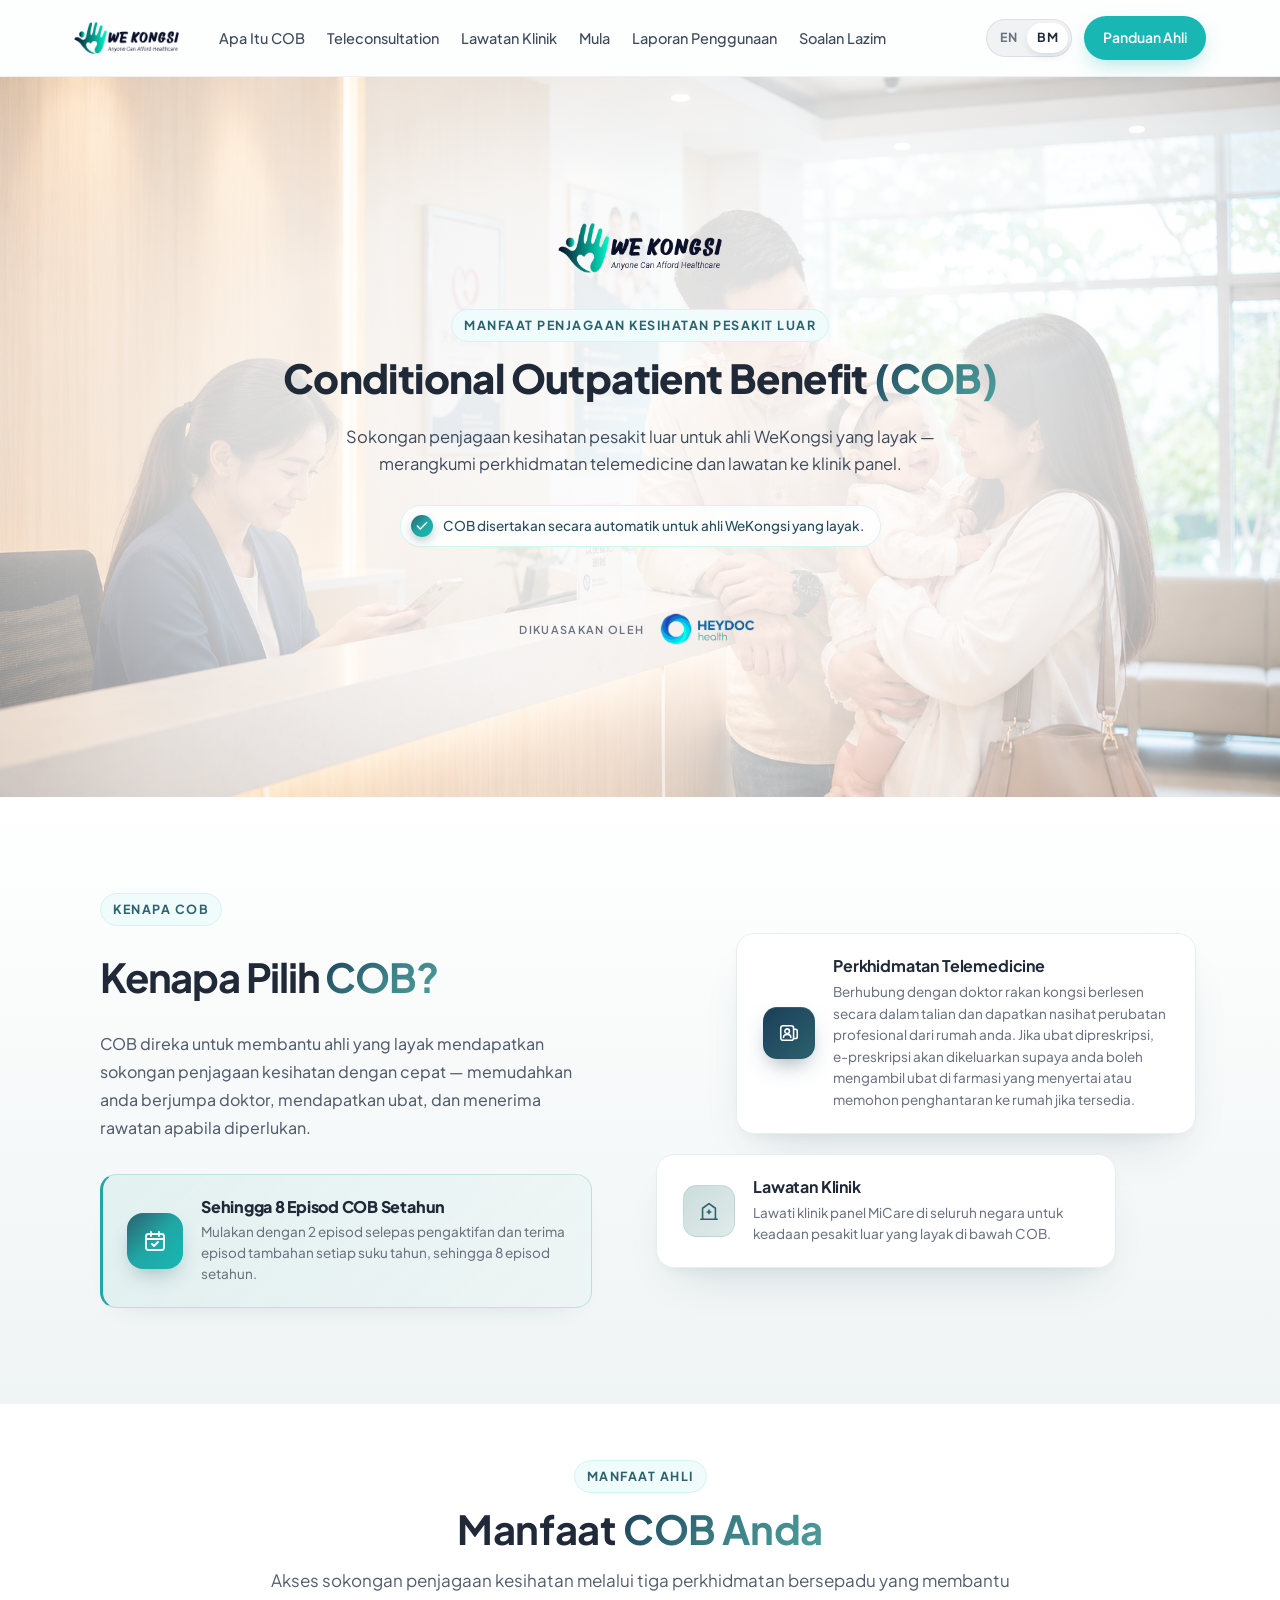
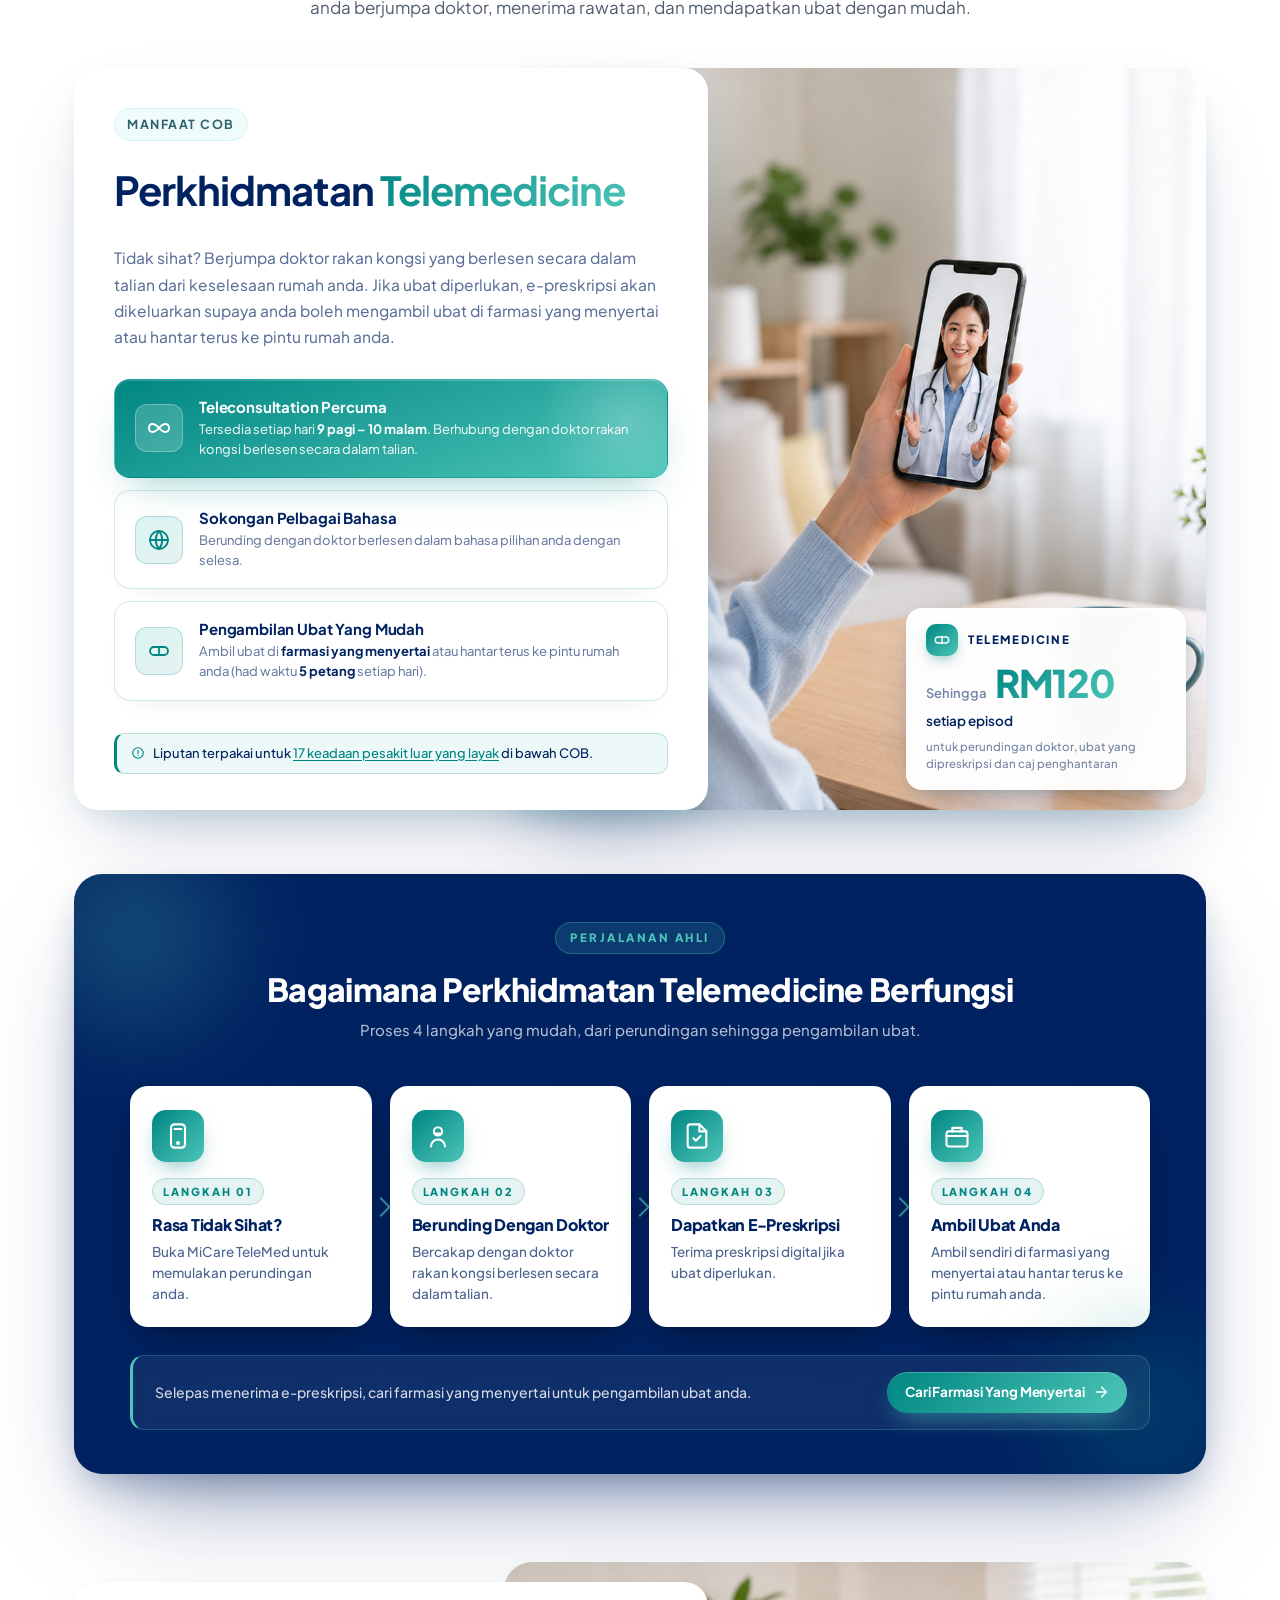
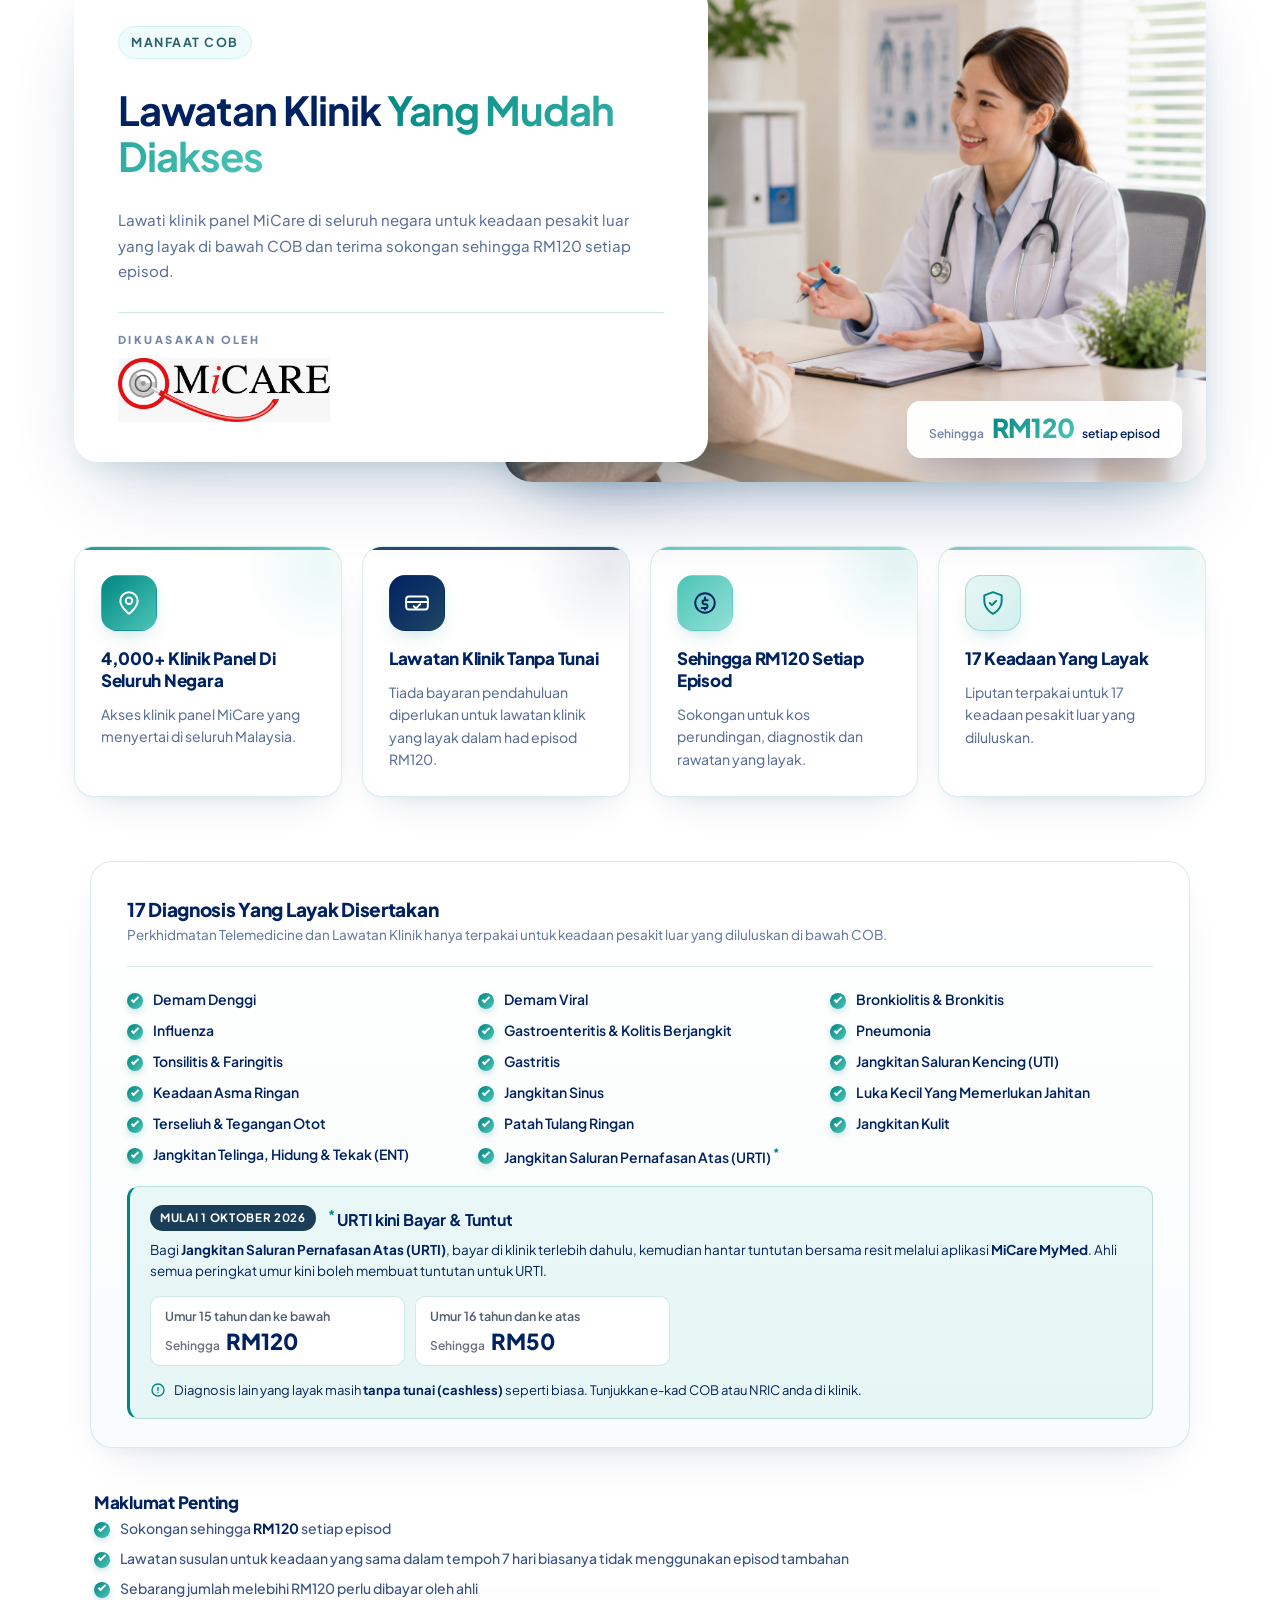
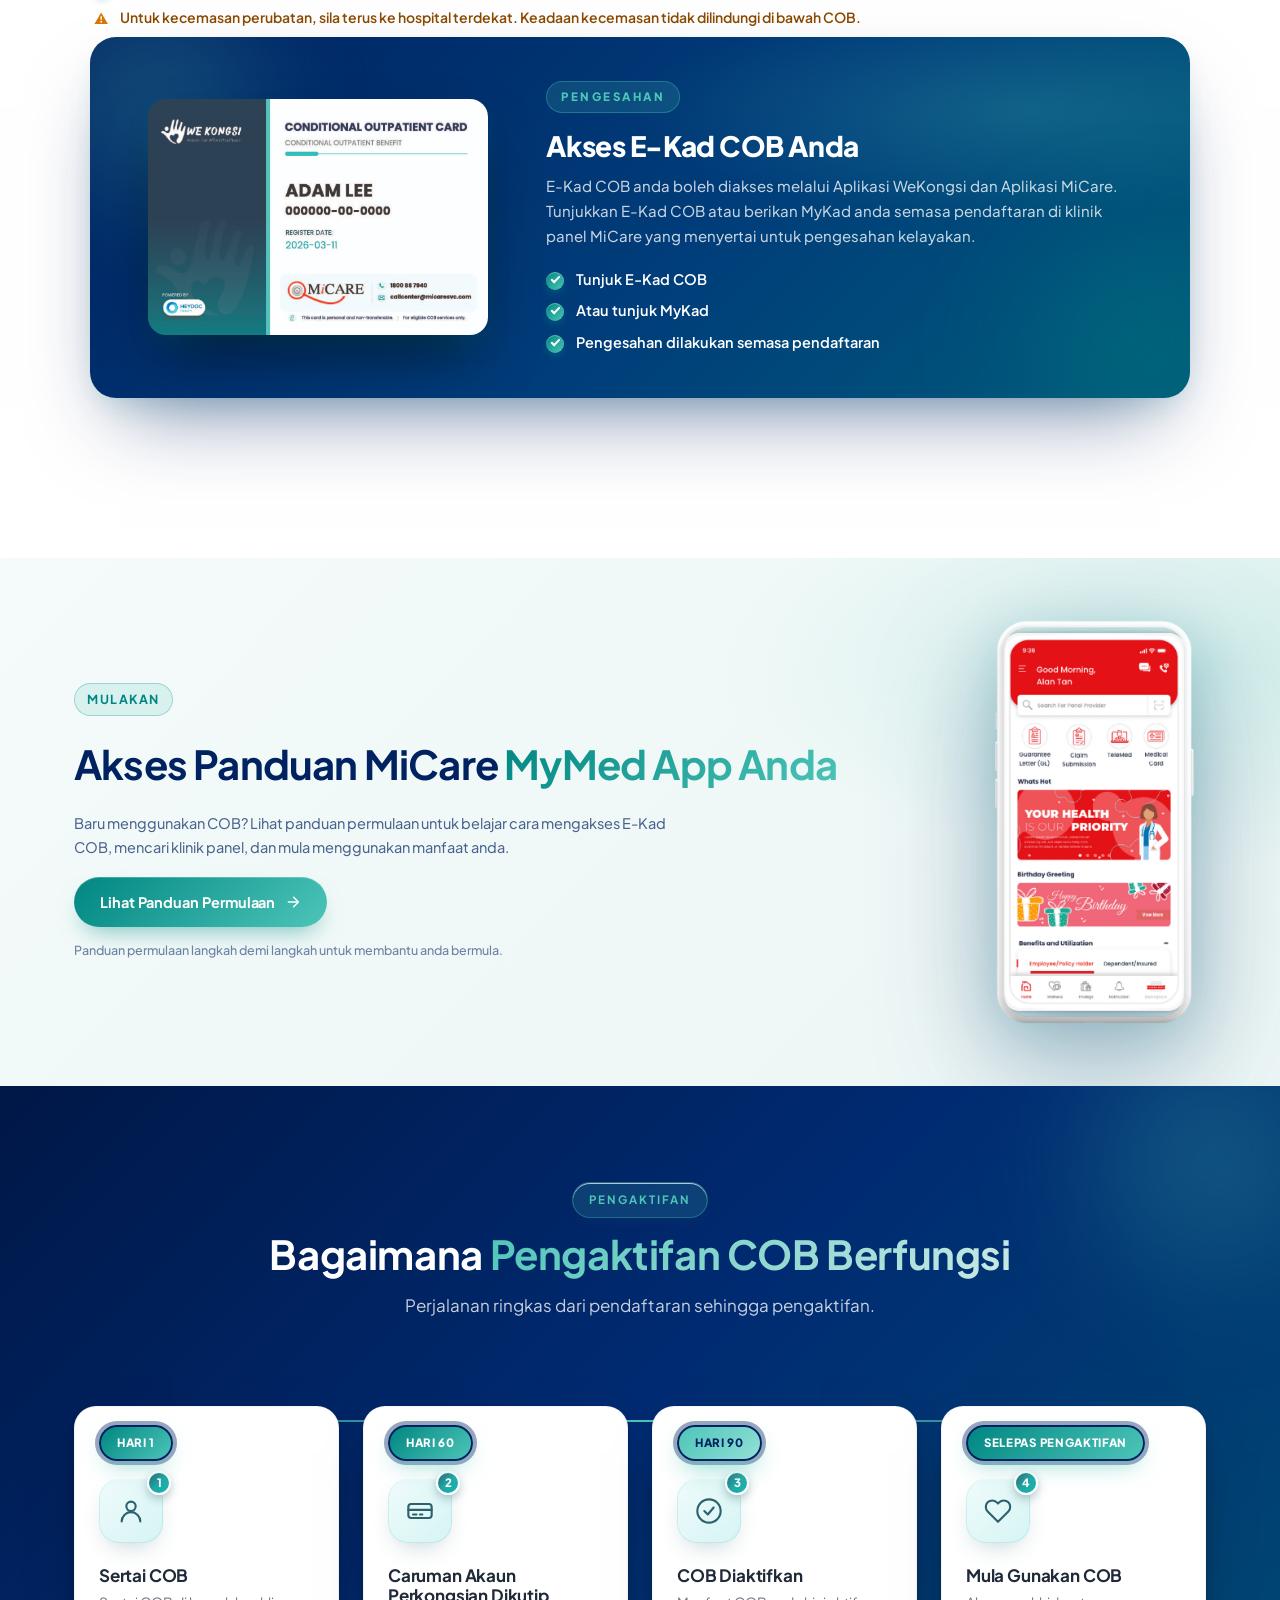
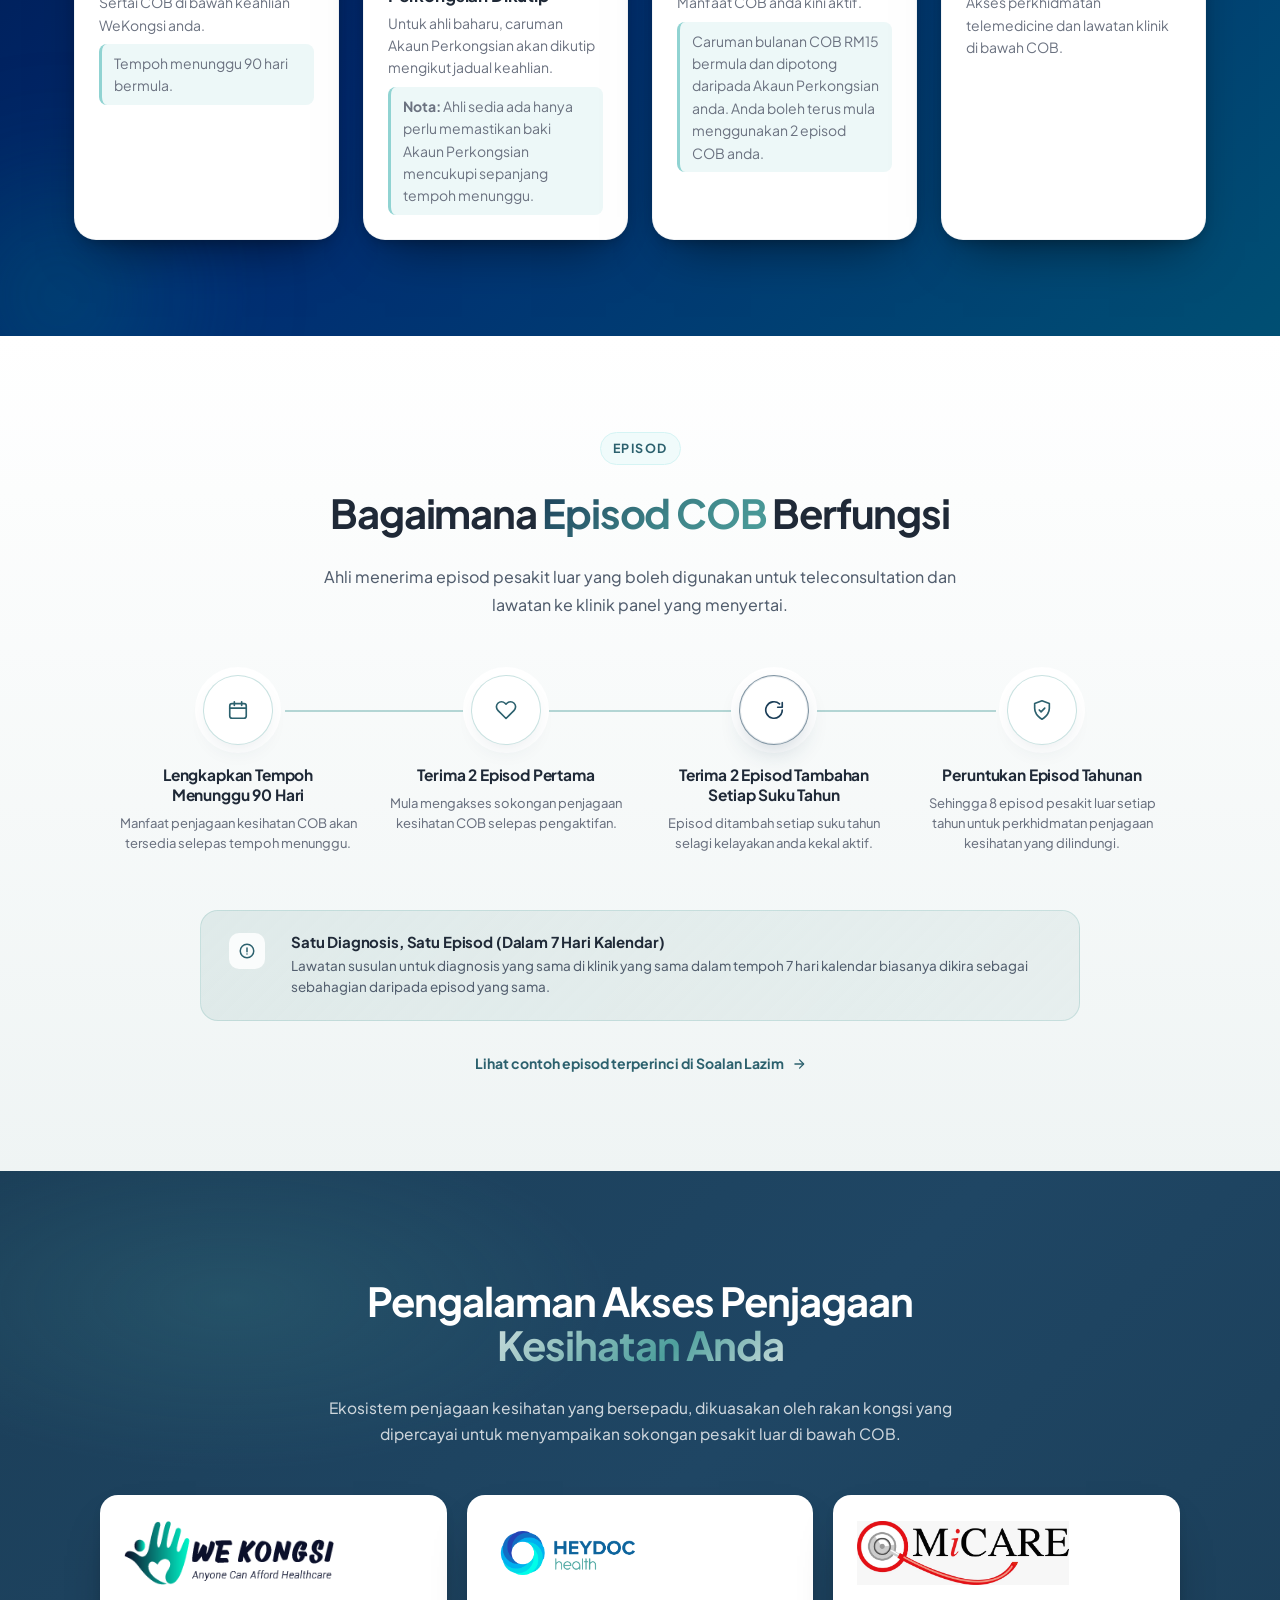
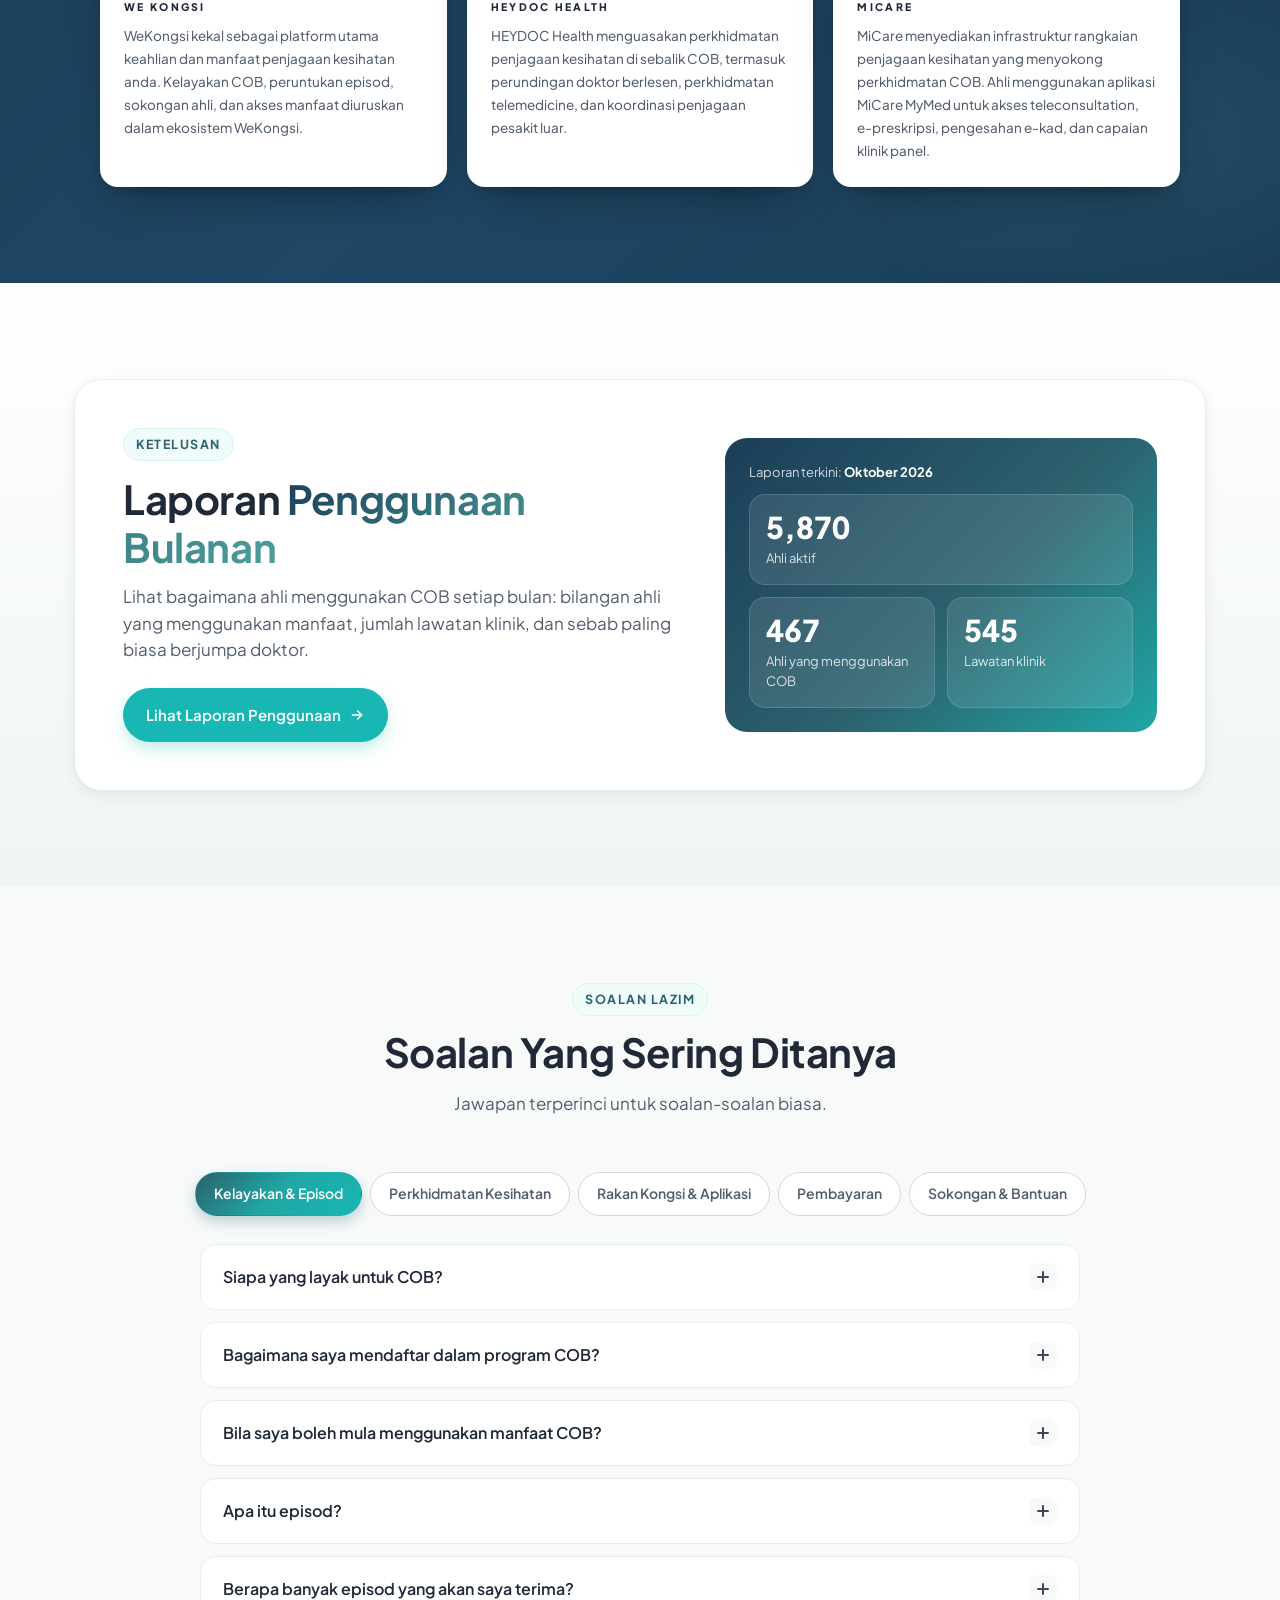
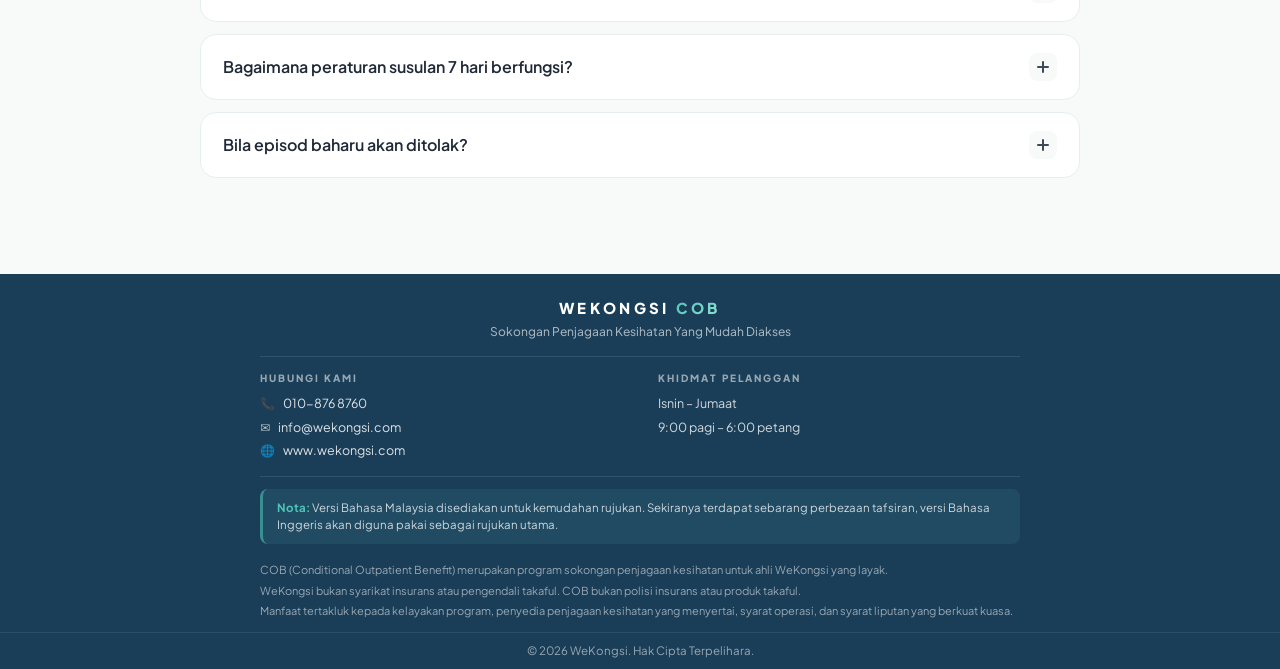
<file: index-bm.html>
<!DOCTYPE html>
<html lang="ms">
<head>
  <meta charset="UTF-8" />
  <meta name="viewport" content="width=device-width, initial-scale=1.0" />
  <meta name="description" content="WeKongsi Conditional Outpatient Benefit (COB) — Sokongan penjagaan kesihatan pesakit luar melalui teleconsultation, sokongan farmasi, klinik panel, dan rawatan." />
  <title>WeKongsi COB — Manfaat Pesakit Luar Bersyarat</title>
  <link rel="preconnect" href="https://fonts.googleapis.com" />
  <link rel="preconnect" href="https://fonts.gstatic.com" crossorigin />
  <link href="https://fonts.googleapis.com/css2?family=Plus+Jakarta+Sans:wght@400;500;600;700;800&family=Inter:wght@400;500;600;700&display=swap" rel="stylesheet" />
  <link rel="stylesheet" href="styles.css?v=2026-09-util8" />
</head>
<body>

  <!-- NAVBAR -->
  <header class="nav">
    <div class="container nav__inner">
      <a class="nav__brand" href="#top" aria-label="Laman utama WeKongsi">
        <img src="wekongsilogo.jpg" alt="WeKongsi" class="nav__logo" />
      </a>
      <nav class="nav__links" aria-label="Utama">
        <a href="#what">Apa Itu COB</a>
        <a href="#teleconsult">Teleconsultation</a>
        <a href="#clinicvisit">Lawatan Klinik</a>
        <a href="#start">Mula</a>
        <a href="utilisation-bm.html">Laporan Penggunaan</a>
        <a href="#faq">Soalan Lazim</a>
      </nav>
      <div class="nav__actions">
        <div class="nav__lang" role="group" aria-label="Bahasa">
          <a href="index.html" class="nav__lang-btn">EN</a>
          <a href="index-bm.html" class="nav__lang-btn is-active" aria-current="page">BM</a>
        </div>
        <a href="WeKongsi-Members-Onboarding-Deck-V2-June2026.pdf?v=2026-06-04" target="_blank" rel="noopener" class="btn btn--primary btn--sm">Panduan Ahli</a>
      </div>
      <button class="nav__toggle" aria-label="Togol menu" aria-expanded="false">
        <span></span><span></span><span></span>
      </button>
    </div>
  </header>

  <main id="top">

    <!-- 1. HERO -->
    <section class="hero">
      <div class="hero__photo" aria-hidden="true"></div>
      <div class="hero__overlay" aria-hidden="true"></div>
      <div class="container hero__inner">
        <div class="hero__copy">
          <div class="hero__brandblock">
            <img src="wekongsilogo.jpg" alt="WeKongsi" class="hero__logo" />
          </div>

          <span class="eyebrow">Manfaat Penjagaan Kesihatan Pesakit Luar</span>
          <h1 class="hero__title">
            Conditional Outpatient Benefit <span class="grad">(COB)</span>
          </h1>
          <p class="hero__sub">
            Sokongan penjagaan kesihatan pesakit luar untuk ahli WeKongsi yang layak —
            merangkumi perkhidmatan telemedicine dan lawatan ke klinik panel.
          </p>

          <div class="hero__note">
            <span class="hero__noteicon">
              <svg viewBox="0 0 24 24" width="14" height="14" fill="none" stroke="currentColor" stroke-width="2.5" stroke-linecap="round" stroke-linejoin="round"><path d="M20 6 9 17l-5-5"/></svg>
            </span>
            COB disertakan secara automatik untuk ahli WeKongsi yang layak.
          </div>

          <div class="powered powered--big">
            <span class="powered__label">Dikuasakan oleh</span>
            <img src="heydoclogo.jpg" alt="HEYDOC Health" class="powered__logo" />
          </div>
        </div>
      </div>
    </section>

    <!-- 2. WHY COB -->
    <section id="what" class="section section--quiet">
      <div class="container">
        <div class="overview">
          <div class="overview__head">
            <span class="eyebrow">Kenapa COB</span>
            <h2 class="overview__title">Kenapa Pilih <span class="grad">COB?</span></h2>
            <p class="overview__desc">
              COB direka untuk membantu ahli yang layak mendapatkan sokongan penjagaan kesihatan dengan cepat — memudahkan anda berjumpa doktor, mendapatkan ubat, dan menerima rawatan apabila diperlukan.
            </p>
            <article class="overview__feature">
              <div class="overview__feature-icon">
                <svg viewBox="0 0 24 24" width="24" height="24" fill="none" stroke="currentColor" stroke-width="1.8" stroke-linecap="round" stroke-linejoin="round"><rect x="3" y="5" width="18" height="16" rx="2.5"/><path d="M3 10h18M8 3v4M16 3v4"/><path d="m9 15 2 2 4-4"/></svg>
              </div>
              <div class="overview__feature-body">
                <h3>Sehingga 8 Episod COB Setahun</h3>
                <p>Mulakan dengan 2 episod selepas pengaktifan dan terima episod tambahan setiap suku tahun, sehingga 8 episod setahun.</p>
              </div>
            </article>
          </div>

          <div class="overview__cards">
            <article class="ocard ocard--a">
              <div class="ocard__icon ocard__icon--dark">
                <svg viewBox="0 0 24 24" width="22" height="22" fill="none" stroke="currentColor" stroke-width="1.7" stroke-linecap="round" stroke-linejoin="round"><rect x="3" y="4" width="14" height="16" rx="2.5"/><circle cx="10" cy="10" r="2.5"/><path d="M6 17c0-2.2 1.8-3.5 4-3.5s4 1.3 4 3.5"/><path d="M17 8h2a2 2 0 0 1 2 2v6a2 2 0 0 1-2 2h-2"/></svg>
              </div>
              <div class="ocard__body">
                <h4>Perkhidmatan Telemedicine</h4>
                <p>Berhubung dengan doktor rakan kongsi berlesen secara dalam talian dan dapatkan nasihat perubatan profesional dari rumah anda. Jika ubat dipreskripsi, e-preskripsi akan dikeluarkan supaya anda boleh mengambil ubat di farmasi yang menyertai atau memohon penghantaran ke rumah jika tersedia.</p>
              </div>
            </article>
            <article class="ocard ocard--b">
              <div class="ocard__icon ocard__icon--soft">
                <svg viewBox="0 0 24 24" width="22" height="22" fill="none" stroke="currentColor" stroke-width="1.7" stroke-linecap="round" stroke-linejoin="round"><path d="M3 21h18"/><path d="M5 21V9l7-5 7 5v12"/><path d="M10 13h4M12 11v4"/></svg>
              </div>
              <div class="ocard__body">
                <h4>Lawatan Klinik</h4>
                <p>Lawati klinik panel MiCare di seluruh negara untuk keadaan pesakit luar yang layak di bawah COB.</p>
              </div>
            </article>
          </div>
        </div>
      </div>
    </section>

    <!-- Benefits intro heading -->
    <section id="benefits" class="section section--quiet benefits-intro">
      <div class="container">
        <div class="section__head section__head--center">
          <span class="eyebrow eyebrow--center">Manfaat Ahli</span>
          <h2>Manfaat <span class="grad">COB Anda</span></h2>
          <p class="lead">Akses sokongan penjagaan kesihatan melalui tiga perkhidmatan bersepadu yang membantu anda berjumpa doktor, menerima rawatan, dan mendapatkan ubat dengan mudah.</p>
        </div>
      </div>
    </section>

    <!-- 3. TELEMEDICINE SERVICES -->
    <section id="teleconsult" class="section tk-section">
      <div class="container">
        <div class="tk">
          <div class="tk__hero">
            <div class="tk__image">
              <img src="tele.jpg" alt="Perundingan doktor dalam talian melalui platform penjagaan kesihatan MiCare" />
              <div class="tk__overlay">
                <div class="tk__overlay-head">
                  <span class="tk__overlay-icon">
                    <svg viewBox="0 0 24 24" width="18" height="18" fill="none" stroke="currentColor" stroke-width="1.8" stroke-linecap="round" stroke-linejoin="round"><rect x="3" y="8" width="18" height="8" rx="4"/><path d="M12 8v8"/></svg>
                  </span>
                  <span class="tk__overlay-label">Telemedicine</span>
                </div>
                <div class="tk__overlay-amount">
                  <span class="tk__overlay-prefix">Sehingga</span>
                  <strong class="tk__overlay-big">RM120</strong>
                  <span class="tk__overlay-suffix">setiap episod</span>
                </div>
                <p class="tk__overlay-sub">untuk perundingan doktor, ubat yang dipreskripsi dan caj penghantaran</p>
              </div>
            </div>

            <div class="tk__head">
              <span class="eyebrow tk__eyebrow">Manfaat COB</span>
              <h2 class="tk__title">Perkhidmatan <span class="tk__title-grad">Telemedicine</span></h2>
              <p class="tk__lead">
                Tidak sihat? Berjumpa doktor rakan kongsi yang berlesen secara dalam talian dari keselesaan rumah anda. Jika ubat diperlukan, e-preskripsi akan dikeluarkan supaya anda boleh mengambil ubat di farmasi yang menyertai atau hantar terus ke pintu rumah anda.
              </p>

              <div class="tk-cards">
                <article class="tk-card tk-card--primary">
                  <div class="tk-card__icon">
                    <svg viewBox="0 0 24 24" width="24" height="24" fill="none" stroke="currentColor" stroke-width="1.8" stroke-linecap="round" stroke-linejoin="round"><path d="M18.178 8c5.096 0 5.096 8 0 8-5.095 0-7.133-8-12.739-8-4.585 0-4.585 8 0 8 5.606 0 7.644-8 12.739-8z"/></svg>
                  </div>
                  <div class="tk-card__body">
                    <h3>Teleconsultation Percuma</h3>
                    <p>Tersedia setiap hari <strong>9 pagi – 10 malam</strong>. Berhubung dengan doktor rakan kongsi berlesen secara dalam talian.</p>
                  </div>
                </article>

                <article class="tk-card">
                  <div class="tk-card__icon">
                    <svg viewBox="0 0 24 24" width="24" height="24" fill="none" stroke="currentColor" stroke-width="1.8" stroke-linecap="round" stroke-linejoin="round"><circle cx="12" cy="12" r="9"/><path d="M3 12h18"/><path d="M12 3a14 14 0 0 1 0 18M12 3a14 14 0 0 0 0 18"/></svg>
                  </div>
                  <div class="tk-card__body">
                    <h3>Sokongan Pelbagai Bahasa</h3>
                    <p>Berunding dengan doktor berlesen dalam bahasa pilihan anda dengan selesa.</p>
                  </div>
                </article>

                <article class="tk-card">
                  <div class="tk-card__icon">
                    <svg viewBox="0 0 24 24" width="24" height="24" fill="none" stroke="currentColor" stroke-width="1.8" stroke-linecap="round" stroke-linejoin="round"><rect x="3" y="8" width="18" height="8" rx="4"/><path d="M12 8v8"/></svg>
                  </div>
                  <div class="tk-card__body">
                    <h3>Pengambilan Ubat Yang Mudah</h3>
                    <p>Ambil ubat di <strong>farmasi yang menyertai</strong> atau hantar terus ke pintu rumah anda (had waktu <strong>5 petang</strong> setiap hari).</p>
                  </div>
                </article>
              </div>

              <p class="tk__note"><svg viewBox="0 0 24 24" width="14" height="14" fill="none" stroke="currentColor" stroke-width="2" stroke-linecap="round" stroke-linejoin="round"><circle cx="12" cy="12" r="9"/><path d="M12 8v5"/><path d="M12 16h.01"/></svg><span>Liputan terpakai untuk <a href="#diagnoses">17 keadaan pesakit luar yang layak</a> di bawah COB.</span></p>
            </div>
          </div>
        </div>
      </div>

      <!-- Journey Panel -->
      <div class="container">
        <div class="tk-journey">
          <div class="tk-journey__head">
            <span class="tk-journey__eyebrow">Perjalanan Ahli</span>
            <h3 class="tk-journey__title">Bagaimana Perkhidmatan Telemedicine Berfungsi</h3>
            <p class="tk-journey__desc">Proses 4 langkah yang mudah, dari perundingan sehingga pengambilan ubat.</p>
          </div>

          <ol class="tk-journey__steps">
            <li class="tk-jstep">
              <div class="tk-jstep__icon">
                <svg viewBox="0 0 24 24" width="28" height="28" fill="none" stroke="currentColor" stroke-width="1.8" stroke-linecap="round" stroke-linejoin="round"><rect x="6" y="2" width="12" height="20" rx="3"/><path d="M9 6h6"/><circle cx="12" cy="18" r="0.8" fill="currentColor"/></svg>
              </div>
              <span class="tk-jstep__num">Langkah 01</span>
              <h4>Rasa Tidak Sihat?</h4>
              <p>Buka MiCare TeleMed untuk memulakan perundingan anda.</p>
            </li>

            <li class="tk-jstep">
              <div class="tk-jstep__icon">
                <svg viewBox="0 0 24 24" width="28" height="28" fill="none" stroke="currentColor" stroke-width="1.8" stroke-linecap="round" stroke-linejoin="round"><circle cx="12" cy="8" r="3.5"/><path d="M6 21c0-3.5 2.7-6 6-6s6 2.5 6 6"/><path d="M9 10h6"/></svg>
              </div>
              <span class="tk-jstep__num">Langkah 02</span>
              <h4>Berunding Dengan Doktor</h4>
              <p>Bercakap dengan doktor rakan kongsi berlesen secara dalam talian.</p>
            </li>

            <li class="tk-jstep">
              <div class="tk-jstep__icon">
                <svg viewBox="0 0 24 24" width="28" height="28" fill="none" stroke="currentColor" stroke-width="1.8" stroke-linecap="round" stroke-linejoin="round"><path d="M14 2H6a2 2 0 0 0-2 2v16a2 2 0 0 0 2 2h12a2 2 0 0 0 2-2V8z"/><path d="M14 2v6h6"/><path d="m9 14 2 2 4-4"/></svg>
              </div>
              <span class="tk-jstep__num">Langkah 03</span>
              <h4>Dapatkan E-Preskripsi</h4>
              <p>Terima preskripsi digital jika ubat diperlukan.</p>
            </li>

            <li class="tk-jstep">
              <div class="tk-jstep__icon">
                <svg viewBox="0 0 24 24" width="28" height="28" fill="none" stroke="currentColor" stroke-width="1.8" stroke-linecap="round" stroke-linejoin="round"><rect x="3" y="8" width="18" height="13" rx="2"/><path d="M3 12h18M8 8V5h8v3"/></svg>
              </div>
              <span class="tk-jstep__num">Langkah 04</span>
              <h4>Ambil Ubat Anda</h4>
              <p>Ambil sendiri di farmasi yang menyertai atau hantar terus ke pintu rumah anda.</p>
            </li>
          </ol>

          <!-- Utility row -->
          <div class="tk-utility">
            <p class="tk-utility__text">Selepas menerima e-preskripsi, cari farmasi yang menyertai untuk pengambilan ubat anda.</p>
            <a href="https://www.alpropharmacy.com/pages/store-locator?srsltid=AfmBOora_I6QwItGNiEFD3XqqOyM37XngH6BJ7XRexeMkI8Rf5rtZFUf" target="_blank" rel="noopener" class="tk-utility__btn">
              Cari Farmasi Yang Menyertai
              <svg viewBox="0 0 24 24" width="16" height="16" fill="none" stroke="currentColor" stroke-width="2.2" stroke-linecap="round" stroke-linejoin="round"><path d="M5 12h14"/><path d="m13 5 7 7-7 7"/></svg>
            </a>
          </div>
        </div>
      </div>

    </section>


    <!-- 4. CLINIC VISITS -->
    <section id="clinicvisit" class="section cv-section">
      <div class="container">

        <div class="cv-hero-split">
          <div class="cv-hero-split__image">
            <img src="common.jpg" alt="Doktor berunding dengan pesakit di klinik panel MiCare" />
            <div class="cv-hero-split__badge">
              <span class="cv-hero-split__badge-prefix">Sehingga</span>
              <strong class="cv-hero-split__badge-amount">RM120</strong>
              <span class="cv-hero-split__badge-suffix">setiap episod</span>
            </div>
          </div>
          <div class="cv-hero-split__panel">
            <span class="eyebrow cv-hero-split__eyebrow">Manfaat COB</span>
            <h2 class="cv-hero-split__title">Lawatan Klinik <span class="cv-head__grad">Yang Mudah Diakses</span></h2>
            <p class="cv-hero-split__desc">
              Lawati klinik panel MiCare di seluruh negara untuk keadaan pesakit luar yang layak di bawah COB dan terima sokongan sehingga RM120 setiap episod.
            </p>
            <div class="cv-poweredby">
              <span class="cv-poweredby__label">Dikuasakan oleh</span>
              <img src="micare.jpg" alt="MiCare" class="cv-poweredby__logo" />
            </div>
          </div>
        </div>

        <!-- 4 feature cards -->
        <div class="cvf-grid">
          <article class="cvf-card cvf-card--primary">
            <div class="cvf-card__icon">
              <svg viewBox="0 0 24 24" width="26" height="26" fill="none" stroke="currentColor" stroke-width="1.8" stroke-linecap="round" stroke-linejoin="round"><path d="M12 2a8 8 0 0 0-8 8c0 6 8 12 8 12s8-6 8-12a8 8 0 0 0-8-8z"/><circle cx="12" cy="10" r="3"/></svg>
            </div>
            <h3 class="cvf-card__title">4,000+ Klinik Panel Di Seluruh Negara</h3>
            <p class="cvf-card__desc">Akses klinik panel MiCare yang menyertai di seluruh Malaysia.</p>
          </article>

          <article class="cvf-card cvf-card--navy">
            <div class="cvf-card__icon">
              <svg viewBox="0 0 24 24" width="26" height="26" fill="none" stroke="currentColor" stroke-width="1.8" stroke-linecap="round" stroke-linejoin="round"><rect x="2" y="6" width="20" height="12" rx="2.5"/><path d="M2 11h20"/><path d="m9 15 2 2 4-4"/></svg>
            </div>
            <h3 class="cvf-card__title">Lawatan Klinik Tanpa Tunai</h3>
            <p class="cvf-card__desc">Tiada bayaran pendahuluan diperlukan untuk lawatan klinik yang layak dalam had episod RM120.</p>
          </article>

          <article class="cvf-card cvf-card--accent">
            <div class="cvf-card__icon">
              <svg viewBox="0 0 24 24" width="26" height="26" fill="none" stroke="currentColor" stroke-width="1.8" stroke-linecap="round" stroke-linejoin="round"><circle cx="12" cy="12" r="9"/><path d="M14.5 9.5h-3a1.8 1.8 0 0 0 0 3.6h1a1.8 1.8 0 0 1 0 3.6h-3.5"/><path d="M12 7v1.5M12 16.5V18"/></svg>
            </div>
            <h3 class="cvf-card__title">Sehingga RM120 Setiap Episod</h3>
            <p class="cvf-card__desc">Sokongan untuk kos perundingan, diagnostik dan rawatan yang layak.</p>
          </article>

          <article class="cvf-card cvf-card--soft">
            <div class="cvf-card__icon">
              <svg viewBox="0 0 24 24" width="26" height="26" fill="none" stroke="currentColor" stroke-width="1.8" stroke-linecap="round" stroke-linejoin="round"><path d="M12 22s8-4 8-12V5l-8-3-8 3v5c0 8 8 12 8 12z"/><path d="m9 12 2 2 4-4"/></svg>
            </div>
            <h3 class="cvf-card__title">17 Keadaan Yang Layak</h3>
            <p class="cvf-card__desc">Liputan terpakai untuk 17 keadaan pesakit luar yang diluluskan.</p>
          </article>
        </div>
      </div>

      <!-- Eligible Conditions -->
      <div class="container">
        <div class="cv-cond" id="diagnoses">
          <div class="cv-cond__head">
            <div>
              <h3 class="cv-cond__title">17 Diagnosis Yang Layak Disertakan</h3>
              <p class="cv-cond__desc">Perkhidmatan Telemedicine dan Lawatan Klinik hanya terpakai untuk keadaan pesakit luar yang diluluskan di bawah COB.</p>
            </div>
          </div>

          <ul class="cv-cond__list">
            <li>Demam Denggi</li>
            <li>Demam Viral</li>
            <li>Bronkiolitis &amp; Bronkitis</li>
            <li>Influenza</li>
            <li>Gastroenteritis &amp; Kolitis Berjangkit</li>
            <li>Pneumonia</li>
            <li>Tonsilitis &amp; Faringitis</li>
            <li>Gastritis</li>
            <li>Jangkitan Saluran Kencing (UTI)</li>
            <li>Keadaan Asma Ringan</li>
            <li>Jangkitan Sinus</li>
            <li>Luka Kecil Yang Memerlukan Jahitan</li>
            <li>Terseliuh &amp; Tegangan Otot</li>
            <li>Patah Tulang Ringan</li>
            <li>Jangkitan Kulit</li>
            <li>Jangkitan Telinga, Hidung &amp; Tekak (ENT)</li>
            <li>Jangkitan Saluran Pernafasan Atas (URTI)<sup>*</sup></li>
          </ul>

          <div class="cv-urti">
            <div class="cv-urti__head">
              <span class="cv-urti__badge">Mulai 1 Oktober 2026</span>
              <h4 class="cv-urti__title"><sup>*</sup> URTI kini Bayar &amp; Tuntut</h4>
            </div>
            <p class="cv-urti__body">Bagi <strong>Jangkitan Saluran Pernafasan Atas (URTI)</strong>, bayar di klinik terlebih dahulu, kemudian hantar tuntutan bersama resit melalui aplikasi <strong>MiCare MyMed</strong>. Ahli semua peringkat umur kini boleh membuat tuntutan untuk URTI.</p>
            <div class="cv-urti__caps">
              <div class="cv-urti__cap"><span>Umur 15 tahun dan ke bawah</span><strong><small>Sehingga</small> RM120</strong></div>
              <div class="cv-urti__cap"><span>Umur 16 tahun dan ke atas</span><strong><small>Sehingga</small> RM50</strong></div>
            </div>
            <p class="cv-urti__foot"><svg viewBox="0 0 24 24" width="16" height="16" fill="none" stroke="currentColor" stroke-width="2" stroke-linecap="round" stroke-linejoin="round"><circle cx="12" cy="12" r="9"/><path d="M12 8v5"/><path d="M12 16h.01"/></svg><span>Diagnosis lain yang layak masih <strong>tanpa tunai (cashless)</strong> seperti biasa. Tunjukkan e-kad COB atau NRIC anda di klinik.</span></p>
          </div>
        </div>
      </div>

      <!-- Important Information -->
      <div class="container">
        <div class="cv-notes">
          <h3 class="cv-notes__title">Maklumat Penting</h3>
          <ul class="cv-notes__list">
            <li>Sokongan sehingga <strong>RM120</strong> setiap episod</li>
            <li>Lawatan susulan untuk keadaan yang sama dalam tempoh 7 hari biasanya tidak menggunakan episod tambahan</li>
            <li>Sebarang jumlah melebihi RM120 perlu dibayar oleh ahli</li>
            <li class="cv-notes__warn">Untuk kecemasan perubatan, sila terus ke hospital terdekat. Keadaan kecemasan tidak dilindungi di bawah COB.</li>
          </ul>
        </div>
      </div>

      <!-- E-Card Verification -->
      <div class="container">
        <div class="cv-verify">
          <div class="cv-verify__visual">
            <img src="card.jpg" alt="E-Kad Ahli COB" class="cv-verify__cardimg" />
          </div>
          <div class="cv-verify__body">
            <span class="cv-verify__eyebrow">Pengesahan</span>
            <h3 class="cv-verify__title">Akses E-Kad COB Anda</h3>
            <p class="cv-verify__desc">E-Kad COB anda boleh diakses melalui Aplikasi WeKongsi dan Aplikasi MiCare. Tunjukkan E-Kad COB atau berikan MyKad anda semasa pendaftaran di klinik panel MiCare yang menyertai untuk pengesahan kelayakan.</p>
            <ul class="cv-verify__list">
              <li>Tunjuk E-Kad COB</li>
              <li>Atau tunjuk MyKad</li>
              <li>Pengesahan dilakukan semasa pendaftaran</li>
            </ul>
          </div>
        </div>
      </div>
    </section>

    <!-- 4c. MICARE APP CTA -->
    <section id="app-guide" class="section app-cta">
      <div class="container">
        <div class="app-cta__inner">
          <div class="app-cta__copy">
            <span class="eyebrow app-cta__eyebrow">Mulakan</span>
            <h2 class="app-cta__title">Akses Panduan MiCare <span class="app-cta__grad">MyMed App Anda</span></h2>
            <p class="app-cta__desc">
              Baru menggunakan COB? Lihat panduan permulaan untuk belajar cara mengakses E-Kad COB, mencari klinik panel, dan mula menggunakan manfaat anda.
            </p>
            <a href="WeKongsi-Members-Onboarding-Deck-V2-June2026.pdf?v=2026-06-04" target="_blank" rel="noopener" class="app-cta__btn">
              Lihat Panduan Permulaan
              <svg viewBox="0 0 24 24" width="18" height="18" fill="none" stroke="currentColor" stroke-width="2.2" stroke-linecap="round" stroke-linejoin="round"><path d="M5 12h14"/><path d="m13 5 7 7-7 7"/></svg>
            </a>
            <p class="app-cta__note">Panduan permulaan langkah demi langkah untuk membantu anda bermula.</p>
          </div>
          <div class="app-cta__visual">
            <img src="phone.jpg.png" alt="Pratonton Aplikasi MiCare MyMed" class="app-cta__phone" />
          </div>
        </div>
      </div>
    </section>

    <!-- 5. COB ACTIVATION -->
    <section id="start" class="section section--enrol-bg">
      <div class="container">
        <div class="section__head section__head--center">
          <span class="eyebrow eyebrow--center eyebrow--glass">Pengaktifan</span>
          <h2>Bagaimana <span class="grad-light">Pengaktifan COB Berfungsi</span></h2>
          <p class="lead">Perjalanan ringkas dari pendaftaran sehingga pengaktifan.</p>
        </div>

        <ol class="steps steps--timeline">
          <li class="step">
            <span class="step__day">Hari 1</span>
            <div class="step__icon">
              <svg viewBox="0 0 24 24" width="28" height="28" fill="none" stroke="currentColor" stroke-width="1.8" stroke-linecap="round" stroke-linejoin="round"><circle cx="12" cy="8" r="4"/><path d="M20 21a8 8 0 1 0-16 0"/></svg>
              <span class="step__num">1</span>
            </div>
            <h4>Sertai COB</h4>
            <p>Sertai COB di bawah keahlian WeKongsi anda.</p>
            <p class="step__hint">Tempoh menunggu 90 hari bermula.</p>
          </li>
          <li class="step">
            <span class="step__day">Hari 60</span>
            <div class="step__icon">
              <svg viewBox="0 0 24 24" width="28" height="28" fill="none" stroke="currentColor" stroke-width="1.8" stroke-linecap="round" stroke-linejoin="round"><rect x="2" y="6" width="20" height="12" rx="2.5"/><path d="M2 11h20"/><path d="M6 15h3M12 15h2"/></svg>
              <span class="step__num">2</span>
            </div>
            <h4>Caruman Akaun Perkongsian Dikutip</h4>
            <p>Untuk ahli baharu, caruman Akaun Perkongsian akan dikutip mengikut jadual keahlian.</p>
            <p class="step__hint"><strong>Nota:</strong> Ahli sedia ada hanya perlu memastikan baki Akaun Perkongsian mencukupi sepanjang tempoh menunggu.</p>
          </li>
          <li class="step">
            <span class="step__day step__day--accent">Hari 90</span>
            <div class="step__icon">
              <svg viewBox="0 0 24 24" width="28" height="28" fill="none" stroke="currentColor" stroke-width="1.8" stroke-linecap="round" stroke-linejoin="round"><circle cx="12" cy="12" r="10"/><path d="m8 12 3 3 5-6"/></svg>
              <span class="step__num">3</span>
            </div>
            <h4>COB Diaktifkan</h4>
            <p>Manfaat COB anda kini aktif.</p>
            <p class="step__hint">Caruman bulanan COB RM15 bermula dan dipotong daripada Akaun Perkongsian anda. Anda boleh terus mula menggunakan 2 episod COB anda.</p>
          </li>
          <li class="step">
            <span class="step__day">Selepas Pengaktifan</span>
            <div class="step__icon">
              <svg viewBox="0 0 24 24" width="28" height="28" fill="none" stroke="currentColor" stroke-width="1.8" stroke-linecap="round" stroke-linejoin="round"><path d="M20.84 4.6a5.5 5.5 0 0 0-7.78 0L12 5.67l-1.06-1.07a5.5 5.5 0 1 0-7.78 7.78l1.06 1.07L12 21.23l7.78-7.78 1.06-1.07a5.5 5.5 0 0 0 0-7.78z"/></svg>
              <span class="step__num">4</span>
            </div>
            <h4>Mula Gunakan COB</h4>
            <p>Akses perkhidmatan telemedicine dan lawatan klinik di bawah COB.</p>
          </li>
        </ol>

      </div>
    </section>

    <!-- 6. HOW EPISODES WORK -->
    <section id="episodes" class="section section--quiet">
      <div class="container">
        <div class="episodes">
          <div class="episodes__head">
            <span class="eyebrow">Episod</span>
            <h2 class="episodes__title">Bagaimana <span class="grad">Episod COB</span> Berfungsi</h2>
            <p class="episodes__desc">
              Ahli menerima episod pesakit luar yang boleh digunakan untuk teleconsultation dan lawatan ke klinik panel yang menyertai.
            </p>
          </div>

          <ol class="estages">
            <li class="estage">
              <div class="estage__icon">
                <svg viewBox="0 0 24 24" width="22" height="22" fill="none" stroke="currentColor" stroke-width="1.8" stroke-linecap="round" stroke-linejoin="round"><rect x="3" y="5" width="18" height="16" rx="2.5"/><path d="M3 10h18M8 3v4M16 3v4"/></svg>
              </div>
              <h4>Lengkapkan Tempoh Menunggu 90 Hari</h4>
              <p>Manfaat penjagaan kesihatan COB akan tersedia selepas tempoh menunggu.</p>
            </li>
            <li class="estage">
              <div class="estage__icon">
                <svg viewBox="0 0 24 24" width="22" height="22" fill="none" stroke="currentColor" stroke-width="1.8" stroke-linecap="round" stroke-linejoin="round"><path d="M20.84 4.6a5.5 5.5 0 0 0-7.78 0L12 5.67l-1.06-1.07a5.5 5.5 0 1 0-7.78 7.78l1.06 1.07L12 21.23l7.78-7.78 1.06-1.07a5.5 5.5 0 0 0 0-7.78z"/></svg>
              </div>
              <h4>Terima 2 Episod Pertama</h4>
              <p>Mula mengakses sokongan penjagaan kesihatan COB selepas pengaktifan.</p>
            </li>
            <li class="estage estage--active">
              <div class="estage__icon">
                <svg viewBox="0 0 24 24" width="22" height="22" fill="none" stroke="currentColor" stroke-width="1.8" stroke-linecap="round" stroke-linejoin="round"><path d="M21 12a9 9 0 1 1-3-6.7"/><path d="M21 4v5h-5"/></svg>
              </div>
              <h4>Terima 2 Episod Tambahan Setiap Suku Tahun</h4>
              <p>Episod ditambah setiap suku tahun selagi kelayakan anda kekal aktif.</p>
            </li>
            <li class="estage">
              <div class="estage__icon">
                <svg viewBox="0 0 24 24" width="22" height="22" fill="none" stroke="currentColor" stroke-width="1.8" stroke-linecap="round" stroke-linejoin="round"><path d="M12 22s8-4 8-12V5l-8-3-8 3v5c0 8 8 12 8 12z"/><path d="m9 12 2 2 4-4"/></svg>
              </div>
              <h4>Peruntukan Episod Tahunan</h4>
              <p>Sehingga 8 episod pesakit luar setiap tahun untuk perkhidmatan penjagaan kesihatan yang dilindungi.</p>
            </li>
          </ol>

          <div class="enote">
            <div class="enote__icon">
              <svg viewBox="0 0 24 24" width="18" height="18" fill="none" stroke="currentColor" stroke-width="2" stroke-linecap="round" stroke-linejoin="round"><circle cx="12" cy="12" r="9"/><path d="M12 8v5"/><path d="M12 16h.01"/></svg>
            </div>
            <div class="enote__body">
              <h4>Satu Diagnosis, Satu Episod (Dalam 7 Hari Kalendar)</h4>
              <p>Lawatan susulan untuk diagnosis yang sama di klinik yang sama dalam tempoh 7 hari kalendar biasanya dikira sebagai sebahagian daripada episod yang sama.</p>
            </div>
          </div>

          <a href="#faq" class="enote__faq-link">
            Lihat contoh episod terperinci di Soalan Lazim
            <svg viewBox="0 0 24 24" width="14" height="14" fill="none" stroke="currentColor" stroke-width="2.2" stroke-linecap="round" stroke-linejoin="round"><path d="M5 12h14"/><path d="m13 5 7 7-7 7"/></svg>
          </a>
        </div>
      </div>
    </section>

    <!-- 7. HEALTHCARE ACCESS EXPERIENCE -->
    <section id="ecosystem" class="section section--dark">
      <div class="container">
        <div class="ecosystem">
          <div class="ecosystem__head">
            <h2 class="ecosystem__title">Pengalaman Akses Penjagaan <span class="grad-light">Kesihatan Anda</span></h2>
            <p class="ecosystem__desc">
              Ekosistem penjagaan kesihatan yang bersepadu, dikuasakan oleh rakan kongsi yang dipercayai untuk menyampaikan sokongan pesakit luar di bawah COB.
            </p>
          </div>

          <div class="ecosystem__grid">
            <article class="eco4">
              <div class="eco4__logo">
                <img src="wekongsilogo.jpg" alt="WeKongsi" />
              </div>
              <span class="eco4__name">WE KONGSI</span>
              <p>
                WeKongsi kekal sebagai platform utama keahlian dan manfaat penjagaan kesihatan anda. Kelayakan COB, peruntukan episod, sokongan ahli, dan akses manfaat diuruskan dalam ekosistem WeKongsi.
              </p>
            </article>
            <article class="eco4">
              <div class="eco4__logo">
                <img src="heydoclogo.jpg" alt="HEYDOC Health" />
              </div>
              <span class="eco4__name">HEYDOC HEALTH</span>
              <p>
                HEYDOC Health menguasakan perkhidmatan penjagaan kesihatan di sebalik COB, termasuk perundingan doktor berlesen, perkhidmatan telemedicine, dan koordinasi penjagaan pesakit luar.
              </p>
            </article>
            <article class="eco4">
              <div class="eco4__logo">
                <img src="micare.jpg" alt="MiCare" />
              </div>
              <span class="eco4__name">MICARE</span>
              <p>
                MiCare menyediakan infrastruktur rangkaian penjagaan kesihatan yang menyokong perkhidmatan COB. Ahli menggunakan aplikasi MiCare MyMed untuk akses teleconsultation, e-preskripsi, pengesahan e-kad, dan capaian klinik panel.
              </p>
            </article>
          </div>
        </div>
      </div>
    </section>

    <!-- 9b. MONTHLY UTILISATION REPORT -->
    <section id="utilisation" class="section section--quiet ur-teaser">
      <div class="container">
        <div class="ur-teaser__card">
          <div class="ur-teaser__copy">
            <span class="eyebrow">Ketelusan</span>
            <h2>Laporan <span class="grad">Penggunaan Bulanan</span></h2>
            <p class="lead">Lihat bagaimana ahli menggunakan COB setiap bulan: bilangan ahli yang menggunakan manfaat, jumlah lawatan klinik, dan sebab paling biasa berjumpa doktor.</p>
            <a href="utilisation-bm.html" class="btn btn--primary ur-teaser__btn">Lihat Laporan Penggunaan <svg viewBox="0 0 24 24" width="16" height="16" fill="none" stroke="currentColor" stroke-width="2.2" stroke-linecap="round" stroke-linejoin="round" aria-hidden="true"><path d="M5 12h14"/><path d="m13 6 6 6-6 6"/></svg></a>
          </div>
          <div class="ur-teaser__stats" id="urTeaser" hidden>
            <span class="ur-teaser__month">Laporan terkini: <strong data-ur="month"></strong></span>
            <div class="ur-teaser__stat"><strong data-ur="activeMembers"></strong><span>Ahli aktif</span></div>
            <div class="ur-teaser__stat"><strong data-ur="membersUsed"></strong><span>Ahli yang menggunakan COB</span></div>
            <div class="ur-teaser__stat"><strong data-ur="visits"></strong><span>Lawatan klinik</span></div>
          </div>
        </div>
      </div>
    </section>

    <!-- 10. FAQ -->
    <section id="faq" class="section">
      <div class="container">
        <div class="section__head section__head--center">
          <span class="eyebrow eyebrow--center">Soalan Lazim</span>
          <h2>Soalan Yang Sering Ditanya</h2>
          <p class="lead">Jawapan terperinci untuk soalan-soalan biasa.</p>
        </div>

        <div class="faq-tabs" role="tablist">
          <button class="faq-tab is-active" data-tab="eligibility" role="tab" aria-selected="true">Kelayakan &amp; Episod</button>
          <button class="faq-tab" data-tab="services" role="tab" aria-selected="false">Perkhidmatan Kesihatan</button>
          <button class="faq-tab" data-tab="app" role="tab" aria-selected="false">Rakan Kongsi &amp; Aplikasi</button>
          <button class="faq-tab" data-tab="payment" role="tab" aria-selected="false">Pembayaran</button>
          <button class="faq-tab" data-tab="support" role="tab" aria-selected="false">Sokongan &amp; Bantuan</button>
        </div>

        <div class="faq-panels">

          <div class="faq-panel is-active" data-panel="eligibility">
            <details class="faq"><summary>Siapa yang layak untuk COB?<span class="faq__chev"></span></summary><div class="faq__body"><p>COB hanya tersedia untuk ahli WeKongsi yang telah menyertai program Manfaat Pesakit Luar Bersyarat (COB) dan mengekalkan kelayakan aktif. Ahli akan menyumbang yuran bulanan COB tambahan dan perlu melengkapkan tempoh menunggu sebelum manfaat boleh digunakan.</p></div></details>
            <details class="faq"><summary>Bagaimana saya mendaftar dalam program COB?<span class="faq__chev"></span></summary><div class="faq__body"><ul><li><strong>Pendaftaran Automatik:</strong> Apabila anda menyertai WeKongsi, anda akan didaftarkan secara automatik ke dalam manfaat COB yang diurus oleh HEYDOC Health.</li><li><strong>Pilihan untuk Tidak Sertai (Opt-Out):</strong> Jika anda tidak mahu menggunakan perkhidmatan ini, anda boleh memilih untuk keluar selepas mendaftar, tertakluk kepada syarat program.</li></ul></div></details>
            <details class="faq"><summary>Bila saya boleh mula menggunakan manfaat COB?<span class="faq__chev"></span></summary><div class="faq__body"><p>Manfaat COB hanya boleh digunakan selepas <strong>tempoh menunggu 90 hari</strong> selesai. Setelah diaktifkan, ahli yang layak akan menerima <strong>2 episod pertama</strong> dan boleh mula menggunakan teleconsultation serta lawatan klinik.</p><p><em>Contoh: Ahli yang mendaftar dengan WeKongsi pada 10 Jun 2026 akan layak menggunakan manfaat COB mulai 7 September 2026.</em></p></div></details>
            <details class="faq"><summary>Apa itu episod?<span class="faq__chev"></span></summary><div class="faq__body"><p>Episod merujuk kepada satu keadaan perubatan yang memerlukan perundingan dan rawatan.</p><p>Setiap episod boleh digunakan melalui:</p><ul><li>Perkhidmatan Telemedicine (sehingga <strong>RM120</strong> setiap episod untuk perundingan doktor, ubat yang dipreskripsi, dan caj penghantaran)</li><li>Lawatan Klinik (sehingga <strong>RM120</strong> setiap episod)</li></ul></div></details>
            <details class="faq"><summary>Berapa banyak episod yang akan saya terima?<span class="faq__chev"></span></summary><div class="faq__body"><p>Ahli yang layak akan menerima:</p><ul><li><strong>2 episod</strong> selepas pengaktifan COB</li><li><strong>2 episod tambahan</strong> setiap suku tahun</li><li>Sehingga <strong>8 episod setahun</strong>, tertakluk kepada syarat kelayakan</li></ul></div></details>
            <details class="faq"><summary>Bagaimana peraturan susulan 7 hari berfungsi?<span class="faq__chev"></span></summary><div class="faq__body"><p>Lawatan susulan untuk keadaan perubatan yang sama biasanya dikira sebagai episod yang sama jika:</p><ul><li>Lawatan dibuat dalam tempoh <strong>7 hari kalendar</strong> dari lawatan pertama</li><li>Diagnosis berkaitan dengan keadaan asal</li></ul><p>Peraturan ini membantu ahli meneruskan rawatan tanpa menggunakan episod tambahan secara tidak perlu.</p></div></details>
            <details class="faq"><summary>Bila episod baharu akan ditolak?<span class="faq__chev"></span></summary><div class="faq__body"><p>Episod baharu akan digunakan apabila:</p><ul><li>Keadaan perubatan yang berbeza didiagnosis</li><li>Rawatan dicari selepas tempoh susulan tamat</li></ul></div></details>
          </div>

          <div class="faq-panel" data-panel="services">
            <details class="faq"><summary>Apakah perkhidmatan penjagaan kesihatan yang tersedia di bawah COB?<span class="faq__chev"></span></summary><div class="faq__body"><p>COB pada masa ini menawarkan:</p><ul><li><strong>Perkhidmatan Telemedicine</strong> — teleconsultation percuma dengan doktor rakan kongsi berlesen dan pengambilan ubat melalui farmasi yang menyertai (sehingga RM120 setiap episod)</li><li><strong>Lawatan Klinik</strong> melalui klinik panel MiCare yang menyertai (sehingga RM120 setiap episod)</li></ul></div></details>
            <details class="faq"><summary>Apa yang termasuk dalam Perkhidmatan Telemedicine?<span class="faq__chev"></span></summary><div class="faq__body"><p>Ahli boleh:</p><ul><li>Berunding dengan doktor rakan kongsi berlesen secara dalam talian</li><li>Menerima penilaian dan nasihat perubatan</li><li>Menerima e-preskripsi jika ubat diperlukan</li><li>Mengambil ubat di farmasi yang menyertai atau hantar terus ke pintu rumah anda</li></ul><p>Perkhidmatan Telemedicine tersedia <strong>sehingga RM120 setiap episod</strong>, merangkumi perundingan doktor, ubat yang dipreskripsi, dan caj penghantaran. Had waktu permintaan penghantaran ubat adalah pada <strong>5 petang</strong> setiap hari.</p><p><strong>Nota:</strong> Liputan hanya terpakai untuk 17 keadaan pesakit luar yang diluluskan di bawah COB.</p></div></details>
            <details class="faq"><summary>Adakah teleconsultation benar-benar tanpa had?<span class="faq__chev"></span></summary><div class="faq__body"><p>Ya. Ahli yang layak boleh menggunakan perkhidmatan teleconsultation <strong>tanpa had</strong> sepanjang tempoh keahlian COB aktif, tertakluk kepada waktu operasi.</p><p>Waktu operasi: <strong>9 pagi – 10 malam</strong> setiap hari.</p><p><strong>Nota:</strong> Liputan Perkhidmatan Telemedicine (termasuk sokongan ubat) hanya terpakai untuk 17 keadaan pesakit luar yang diluluskan di bawah COB.</p></div></details>
            <details class="faq"><summary>Apa yang termasuk dalam Lawatan Klinik?<span class="faq__chev"></span></summary><div class="faq__body"><p>Ahli yang layak boleh melawat klinik panel MiCare yang menyertai untuk keadaan pesakit luar yang diluluskan.</p><p>Lawatan Klinik merangkumi:</p><ul><li>Perundingan doktor</li><li>Rawatan asas berkaitan diagnosis yang layak</li></ul><p>Sokongan tersedia <strong>sehingga RM120 setiap episod</strong>.</p></div></details>
            <details class="faq"><summary>Diagnosis apakah yang disertakan di bawah Lawatan Klinik?<span class="faq__chev"></span></summary><div class="faq__body"><p>Lawatan Klinik hanya terpakai untuk 17 diagnosis berikut yang telah diluluskan:</p><ol><li>Demam Denggi</li><li>Demam Viral</li><li>Bronkiolitis dan Bronkitis</li><li>Influenza</li><li>Gastroenteritis dan Kolitis Berjangkit</li><li>Pneumonia</li><li>Tonsilitis dan Faringitis</li><li>Gastritis</li><li>Jangkitan Saluran Kencing (UTI)</li><li>Keadaan Asma Ringan</li><li>Jangkitan Sinus</li><li>Luka Kecil Yang Memerlukan Jahitan</li><li>Terseliuh dan Tegangan Otot</li><li>Patah Tulang Ringan</li><li>Jangkitan Kulit</li><li>Jangkitan Telinga, Hidung dan Tekak (ENT)</li><li>Jangkitan Saluran Pernafasan Atas (URTI): Bayar &amp; Tuntut mulai 1 Oktober 2026, sehingga RM120 untuk ahli berumur 15 tahun dan ke bawah dan sehingga RM50 untuk ahli berumur 16 tahun dan ke atas</li></ol><p>Liputan hanya terpakai untuk diagnosis di atas. Diagnosis akhir ditentukan oleh penyedia penjagaan kesihatan yang merawat.</p></div></details>
            <details class="faq"><summary>Bagaimana saya mengesahkan kelayakan saya di klinik?<span class="faq__chev"></span></summary><div class="faq__body"><p>Anda boleh:</p><ul><li>Tunjukkan <strong>E-Kad COB</strong> anda; atau</li><li>Tunjukkan <strong>MyKad</strong> anda untuk pengesahan</li></ul><p>Pengesahan menggunakan pasport tidak diterima untuk lawatan klinik COB.</p></div></details>
            <details class="faq"><summary>Apa yang perlu saya lakukan jika tidak membawa e-kad ke klinik?<span class="faq__chev"></span></summary><div class="faq__body"><p>Anda boleh menunjukkan e-kad perubatan anda melalui <strong>Aplikasi MyMed</strong> atau <strong>MyKad</strong> anda, dan maklumkan kepada penyedia bahawa anda dilindungi di bawah "<strong>MiCare</strong>".</p><p>Jika klinik atau hospital tidak dapat mengesahkan butiran anda, mohon mereka menghubungi MiCare melalui <strong>talian percuma 24/7</strong> untuk bantuan.</p></div></details>
            <details class="faq"><summary>Apa yang perlu saya lakukan jika lupa nama pengguna atau kata laluan untuk log masuk Aplikasi MyMed?<span class="faq__chev"></span></summary><div class="faq__body"><p>Anda boleh klik "<strong>Forgot Password</strong>" (Lupa Kata Laluan) di paparan utama Aplikasi MyMed.</p></div></details>
          </div>

          <div class="faq-panel" data-panel="app">
            <details class="faq"><summary>Apakah peranan WeKongsi, HEYDOC, MiCare dan eMAS?<span class="faq__chev"></span></summary><div class="faq__body"><p><strong>WeKongsi</strong></p><p>WeKongsi kekal sebagai platform utama keahlian dan pentadbir anda. WeKongsi menguruskan kelayakan keahlian, pendaftaran, caruman, penyertaan COB, dan sokongan ahli.</p><p><strong>HEYDOC Health</strong></p><p>HEYDOC Health menguasakan perkhidmatan penjagaan kesihatan pesakit luar di bawah COB, termasuk teleconsultation dan koordinasi penjagaan kesihatan.</p><p><strong>MiCare</strong></p><p>MiCare menyediakan platform perkhidmatan penjagaan kesihatan yang digunakan untuk COB. Melalui Aplikasi MiCare MyMed, ahli boleh akses perkhidmatan TeleMed, lihat E-Kad COB, dan gunakan klinik panel yang menyertai.</p><p><strong>eMAS</strong></p><p>eMAS kekal sebagai Pentadbir Pihak Ketiga (TPA) WeKongsi untuk sokongan penjagaan kesihatan pesakit dalam. eMAS terus menguruskan perkhidmatan berkaitan pesakit dalam dan tidak terlibat dalam perkhidmatan pesakit luar COB.</p></div></details>
            <details class="faq"><summary>Adakah aplikasi eMAS masih tersedia?<span class="faq__chev"></span></summary><div class="faq__body"><p>Ya. Platform eMAS masih tersedia untuk perkhidmatan penjagaan kesihatan pesakit dalam.</p><p>Untuk perkhidmatan pesakit luar COB, ahli akan menggunakan <strong>Aplikasi MiCare MyMed</strong>.</p></div></details>
            <details class="faq"><summary>Mengapa saya perlu memasang Aplikasi MiCare MyMed?<span class="faq__chev"></span></summary><div class="faq__body"><p>Aplikasi MiCare MyMed diperlukan untuk:</p><ul><li>Mengakses perkhidmatan TeleMed</li><li>Melihat E-Kad COB anda</li><li>Mengakses perkhidmatan penjagaan kesihatan di bawah COB</li><li>Menggunakan klinik panel MiCare yang menyertai</li></ul></div></details>
            <details class="faq"><summary>Bagaimana ahli mendapatkan ID Pengguna dan kata laluan untuk log masuk Aplikasi MiCare MyMed?<span class="faq__chev"></span></summary><div class="faq__body"><p>Ahli akan menerima e-mel sambutan daripada MiCare yang mengandungi <strong>ID Pengguna</strong> dan <strong>kata laluan</strong> untuk mengakses Aplikasi Mobile MyMed.</p></div></details>
            <details class="faq"><summary>Bolehkah saya menyunting maklumat peribadi saya dalam Aplikasi MiCare?<span class="faq__chev"></span></summary><div class="faq__body"><p><strong>Tidak.</strong> Maklumat peribadi disediakan oleh WeKongsi dan tidak boleh disunting secara langsung dalam aplikasi.</p><p>Jika maklumat anda tidak betul, ahli boleh menghubungi Khidmat Pelanggan WeKongsi melalui WhatsApp di <a href="https://wa.me/60108768760"><strong>010-876 8760</strong></a> untuk bantuan pindaan atau kemas kini.</p></div></details>
            <details class="faq"><summary>Di mana saya boleh mencari klinik panel yang menyertai?<span class="faq__chev"></span></summary><div class="faq__body"><p>Ahli boleh mencari klinik panel MiCare yang menyertai melalui:</p><ul><li><strong>Aplikasi WeKongsi</strong></li><li><strong>Aplikasi MiCare MyMed</strong></li></ul></div></details>
          </div>

          <div class="faq-panel" data-panel="payment">
            <details class="faq"><summary>Berapa caruman bulanan saya untuk COB?<span class="faq__chev"></span></summary><div class="faq__body"><p><strong>Caruman Tetap:</strong> Ahli yang berdaftar menyumbang sebanyak <strong>RM15 sebulan</strong> khusus untuk perkhidmatan pesakit luar.</p></div></details>
            <details class="faq"><summary>Bagaimana yuran COB dikutip?<span class="faq__chev"></span></summary><div class="faq__body"><p>Yuran COB sebanyak <strong>RM15</strong> dipotong secara berasingan daripada Akaun Perkongsian anda setiap <strong>30 hari</strong>. Yuran ini akan dikenakan setiap bulan selagi langganan COB anda aktif.</p></div></details>
            <details class="faq"><summary>Bila yuran COB akan mula dipotong?<span class="faq__chev"></span></summary><div class="faq__body"><p><strong>Untuk ahli baharu:</strong></p><ul><li>Potongan bermula selepas tempoh menunggu 90 hari tamat dan COB diaktifkan.</li></ul><p><strong>Untuk ahli sedia ada yang beralih ke COB:</strong></p><ul><li>Potongan kadar berkadar (prorata) mungkin dikenakan semasa tempoh peralihan.</li><li>Potongan bulanan biasa kemudiannya akan diteruskan mengikut kitaran caruman sedia ada ahli.</li></ul></div></details>
            <details class="faq"><summary>Adakah saya masih perlu membayar caruman WeKongsi saya yang biasa?<span class="faq__chev"></span></summary><div class="faq__body"><p>Ya. Yuran COB adalah berasingan daripada caruman keahlian WeKongsi dan Akaun Perkongsian biasa anda.</p></div></details>
            <details class="faq"><summary>Apa yang berlaku jika saya gagal mengekalkan status aktif di WeKongsi?<span class="faq__chev"></span></summary><div class="faq__body"><p>Status akaun anda akan bertukar menjadi <strong>Digantung</strong> dan manfaat penjagaan kesihatan anda akan disekat sementara.</p><p>Anda mempunyai <strong>26 hari</strong> untuk membetulkannya: anda diberi tempoh tangguh selama 26 hari untuk menjelaskan tunggakan dan memulihkan status aktif anda.</p></div></details>
            <details class="faq"><summary>Bagaimana cara membuat tuntutan untuk URTI (Jangkitan Saluran Pernafasan Atas)?<span class="faq__chev"></span></summary><div class="faq__body"><p>Mulai <strong>1 Oktober 2026</strong>, URTI diproses melalui <strong>Bayar &amp; Tuntut</strong> dan bukan lagi tanpa tunai:</p><ol><li>Bayar bil klinik untuk lawatan URTI anda.</li><li>Buka aplikasi <strong>MiCare MyMed</strong> dan pilih <strong>Penghantaran Tuntutan</strong>.</li><li>Pilih <strong>Rawatan Pesakit Luar</strong>, pilih nama ahli dan isi maklumat.</li><li>Muat naik resit dan hantar.</li><li>Jejak status tuntutan dan bayaran balik di bawah <strong>Sejarah Tuntutan</strong>.</li></ol><p><strong>Had tuntutan:</strong> sehingga <strong>RM120</strong> untuk ahli berumur 15 tahun dan ke bawah, dan sehingga <strong>RM50</strong> untuk ahli berumur 16 tahun dan ke atas.</p><p>Diagnosis lain yang layak di bawah COB masih tanpa tunai.</p></div></details>
            <details class="faq"><summary>Apa yang berlaku jika bil klinik saya melebihi RM120?<span class="faq__chev"></span></summary><div class="faq__body"><p>Sebarang jumlah yang melebihi <strong>RM120 setiap episod</strong> perlu dibayar oleh ahli.</p><p>Bagi <strong>URTI</strong> (Bayar &amp; Tuntut mulai 1 Oktober 2026), had tuntutan adalah sehingga RM120 untuk ahli berumur 15 tahun dan ke bawah dan sehingga RM50 untuk ahli berumur 16 tahun dan ke atas.</p></div></details>
            <details class="faq"><summary>Apa yang berlaku jika kos Perkhidmatan Telemedicine saya melebihi RM120?<span class="faq__chev"></span></summary><div class="faq__body"><p>Sebarang jumlah yang melebihi <strong>RM120 setiap episod</strong> untuk Perkhidmatan Telemedicine (perundingan doktor, ubat yang dipreskripsi, dan caj penghantaran) perlu dibayar oleh ahli.</p></div></details>
            <details class="faq"><summary>Bolehkah saya keluar dari COB?<span class="faq__chev"></span></summary><div class="faq__body"><p>Ya. Ahli didaftarkan secara automatik ke dalam program Manfaat Pesakit Luar Bersyarat (COB) semasa pendaftaran, namun anda boleh memilih untuk keluar selepas pendaftaran, tertakluk kepada syarat program.</p></div></details>
            <details class="faq"><summary>Bolehkah saya sertai semula selepas keluar?<span class="faq__chev"></span></summary><div class="faq__body"><p>Ya, tetapi tempoh menunggu akan dikenakan. Jika anda ingin menyertai semula, anda perlu melalui <strong>tempoh menunggu 90 hari</strong> sebelum manfaat pesakit luar boleh diaktifkan semula.</p><p>Sila ambil perhatian bahawa yuran COB bulanan <strong>RM15 akan tetap dipotong</strong> sepanjang tempoh menunggu 90 hari ini.</p></div></details>
            <details class="faq"><summary>Apa yang berlaku jika saya mengaktifkan semula akaun WeKongsi yang telah ditamatkan?<span class="faq__chev"></span></summary><div class="faq__body"><p>Pengaktifan semula akaun anda akan dianggap sebagai keluar sepenuhnya dan menyertai semula.</p></div></details>
            <details class="faq"><summary>Apa yang berlaku jika saya menyertai semula program WeKongsi?<span class="faq__chev"></span></summary><div class="faq__body"><p>Jika anda menyertai semula selepas keluar, anda akan dianggap sebagai <strong>ahli baharu sepenuhnya</strong> dan perlu mengikuti prosedur pendaftaran standard.</p></div></details>
          </div>

          <div class="faq-panel" data-panel="support">
            <details class="faq"><summary>Siapa yang perlu saya hubungi untuk soalan tentang keahlian, kelayakan, episod atau pembayaran?<span class="faq__chev"></span></summary><div class="faq__body"><p>Sila hubungi <strong>WeKongsi</strong>:</p><p><strong>WhatsApp:</strong> <a href="https://wa.me/60108768760">010-876 8760</a><br><strong>E-mel:</strong> <a href="mailto:info@wekongsi.com">info@wekongsi.com</a></p><p><strong>Contoh:</strong></p><ul><li>Status keahlian</li><li>Kelayakan COB</li><li>Pertanyaan tempoh menunggu</li><li>Peruntukan episod</li><li>Pertanyaan caruman dan pembayaran</li><li>Kemas kini maklumat peribadi</li></ul></div></details>
            <details class="faq"><summary>Siapa yang perlu saya hubungi jika menghadapi masalah dengan aplikasi, lawatan klinik atau perkhidmatan penjagaan kesihatan?<span class="faq__chev"></span></summary><div class="faq__body"><p>Sila hubungi <strong>MiCare</strong>:</p><p><strong>Pusat Panggilan:</strong> <a href="tel:1800887940">1800-88-7940</a><br><strong>E-mel:</strong> <a href="mailto:callcenter@micaresvc.com">callcenter@micaresvc.com</a></p><p><strong>Contoh:</strong></p><ul><li>Masalah Aplikasi MiCare MyMed</li><li>Akses E-Kad</li><li>Pengesahan klinik panel</li><li>Akses TeleMed</li><li>Surat rujukan</li><li>Sokongan perkhidmatan penjagaan kesihatan</li></ul></div></details>
          </div>

        </div>
      </div>
    </section>

  </main>

  <!-- FOOTER -->
  <footer class="footer footer--slim">
    <div class="footer__wrap">
      <div class="footer__brand-row">
        <div class="footer__brand-mark">WeKongsi <span>COB</span></div>
        <p class="footer__tagline">Sokongan Penjagaan Kesihatan Yang Mudah Diakses</p>
      </div>

      <div class="footer__cols">
        <div class="footer__col">
          <span class="footer__heading">Hubungi Kami</span>
          <ul class="footer__list">
            <li><span aria-hidden="true">📞</span> <a href="tel:60108768760">010-876 8760</a></li>
            <li><span aria-hidden="true">✉</span> <a href="mailto:info@wekongsi.com">info@wekongsi.com</a></li>
            <li><span aria-hidden="true">🌐</span> <a href="https://www.wekongsi.com" target="_blank" rel="noopener">www.wekongsi.com</a></li>
          </ul>
        </div>

        <div class="footer__col">
          <span class="footer__heading">Khidmat Pelanggan</span>
          <ul class="footer__list">
            <li>Isnin – Jumaat</li>
            <li>9:00 pagi – 6:00 petang</li>
          </ul>
        </div>
      </div>

      <p class="footer__langnote"><strong>Nota:</strong> Versi Bahasa Malaysia disediakan untuk kemudahan rujukan. Sekiranya terdapat sebarang perbezaan tafsiran, versi Bahasa Inggeris akan diguna pakai sebagai rujukan utama.</p>

      <div class="footer__disclaimer">
        <p>COB (Conditional Outpatient Benefit) merupakan program sokongan penjagaan kesihatan untuk ahli WeKongsi yang layak.</p>
        <p>WeKongsi bukan syarikat insurans atau pengendali takaful. COB bukan polisi insurans atau produk takaful.</p>
        <p>Manfaat tertakluk kepada kelayakan program, penyedia penjagaan kesihatan yang menyertai, syarat operasi, dan syarat liputan yang berkuat kuasa.</p>
      </div>
    </div>

    <div class="footer__bottom">
      <div class="footer__wrap">
        <span>© 2026 WeKongsi. Hak Cipta Terpelihara.</span>
      </div>
    </div>
  </footer>

  <script src="utilisation-data.js?v=2026-11"></script>
  <script src="script.js?v=2026-09c"></script>
</body>
</html>
</file>
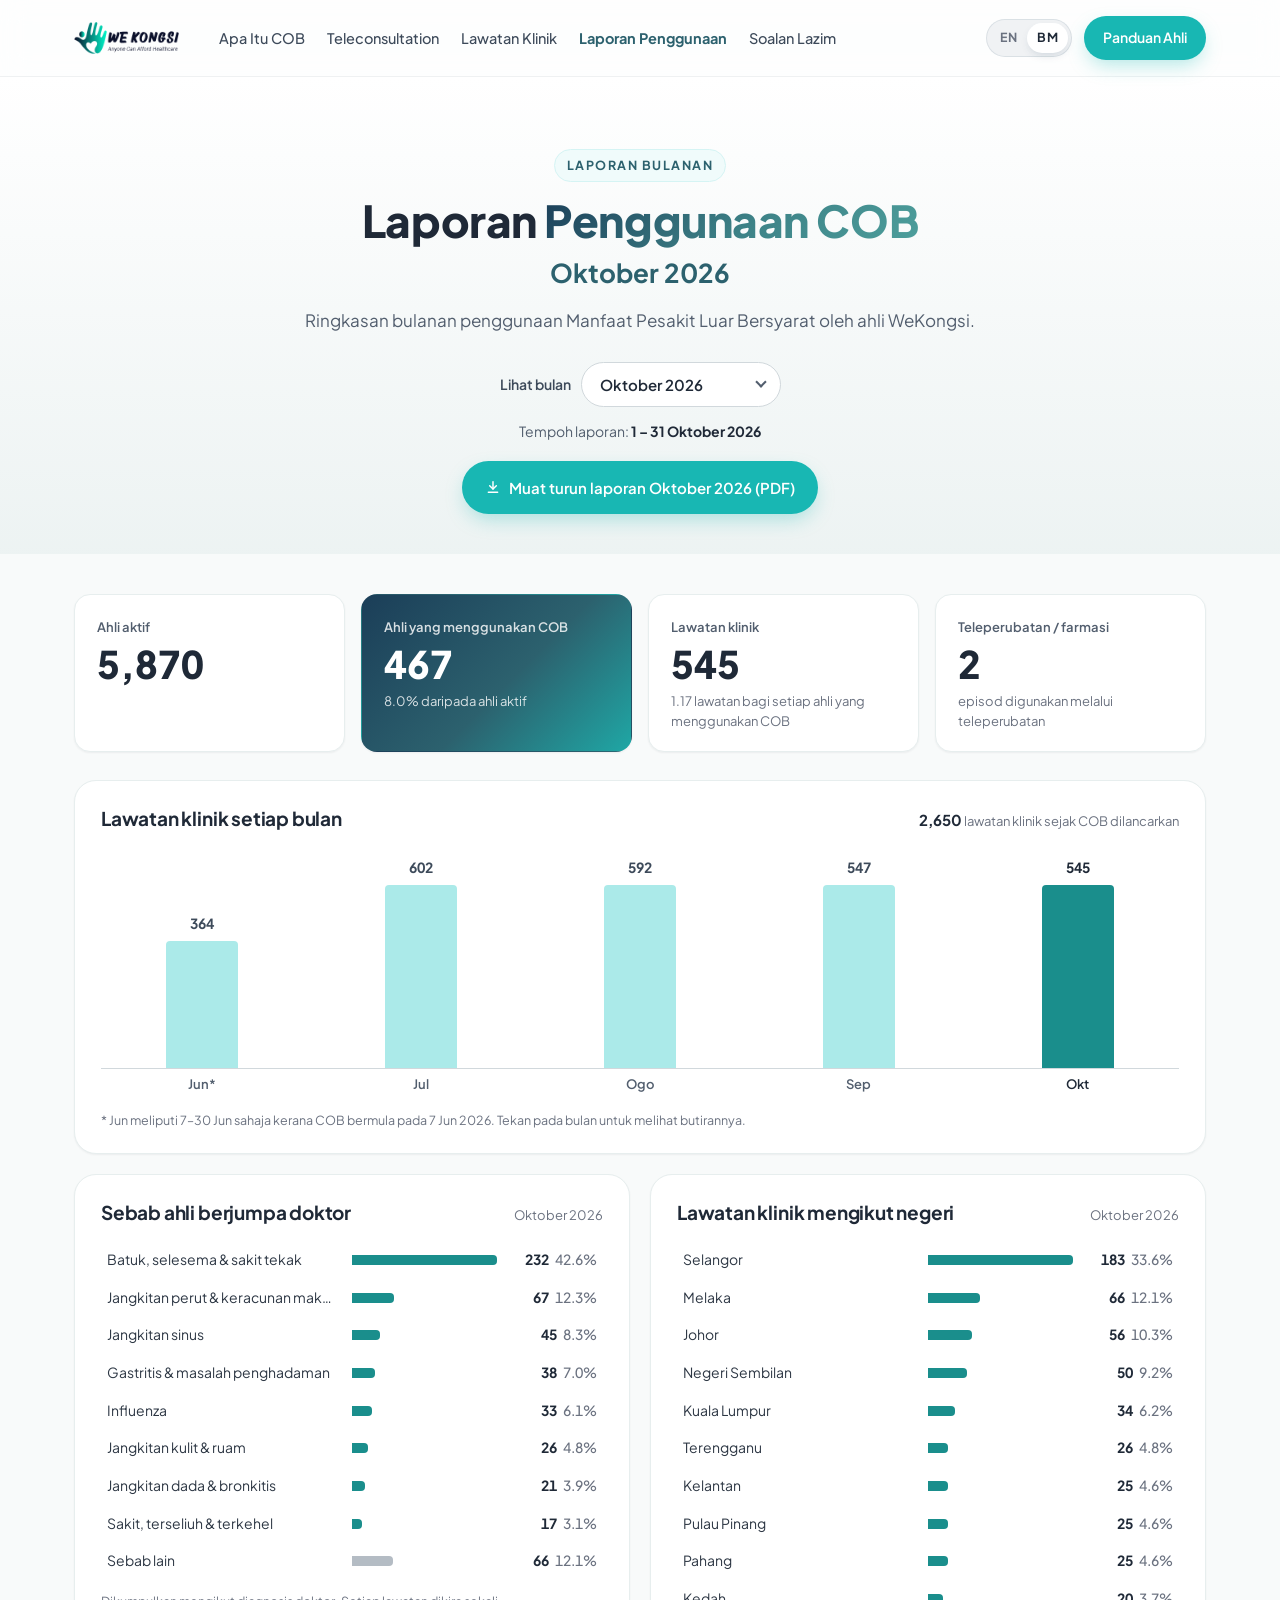
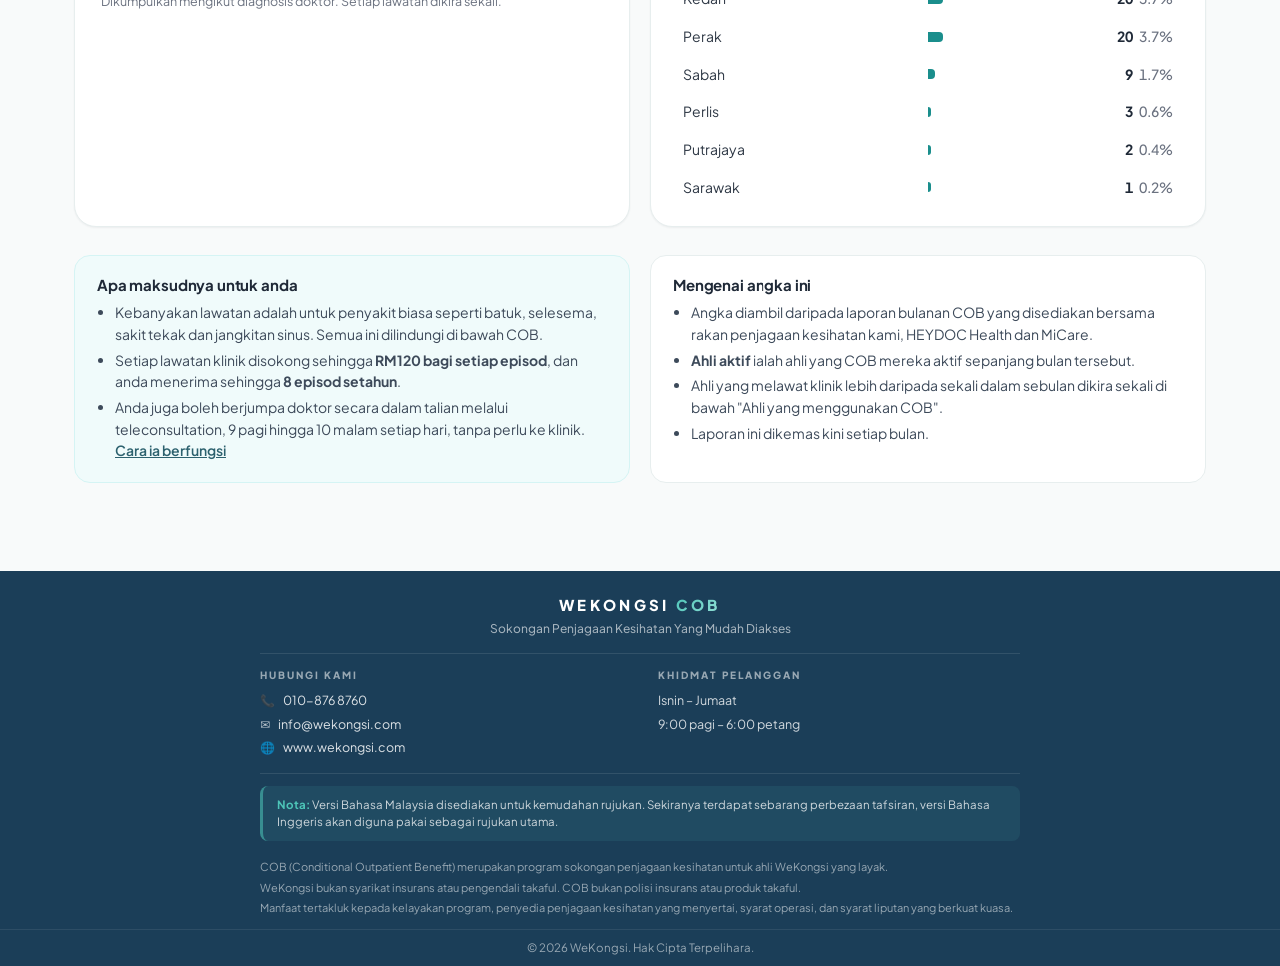
<file: utilisation-bm.html>
<!DOCTYPE html>
<html lang="ms">
<head>
  <meta charset="UTF-8" />
  <meta name="viewport" content="width=device-width, initial-scale=1.0" />
  <meta name="description" content="Laporan Penggunaan COB WeKongsi — ringkasan bulanan penggunaan Manfaat Pesakit Luar Bersyarat: lawatan klinik, sebab lawatan dan negeri." />
  <title>Laporan Penggunaan COB — WeKongsi</title>
  <link rel="preconnect" href="https://fonts.googleapis.com" />
  <link rel="preconnect" href="https://fonts.gstatic.com" crossorigin />
  <link href="https://fonts.googleapis.com/css2?family=Plus+Jakarta+Sans:wght@400;500;600;700;800&family=Inter:wght@400;500;600;700&display=swap" rel="stylesheet" />
  <link rel="stylesheet" href="styles.css?v=2026-09-util8" />
</head>
<body class="ur-page">

  <!-- NAVBAR -->
  <header class="nav">
    <div class="container nav__inner">
      <a class="nav__brand" href="index-bm.html" aria-label="Laman utama WeKongsi COB">
        <img src="wekongsilogo.jpg" alt="WeKongsi" class="nav__logo" />
      </a>
      <nav class="nav__links" aria-label="Utama">
        <a href="index-bm.html#what">Apa Itu COB</a>
        <a href="index-bm.html#teleconsult">Teleconsultation</a>
        <a href="index-bm.html#clinicvisit">Lawatan Klinik</a>
        <a href="utilisation-bm.html" class="is-current" aria-current="page">Laporan Penggunaan</a>
        <a href="index-bm.html#faq">Soalan Lazim</a>
      </nav>
      <div class="nav__actions">
        <div class="nav__lang" role="group" aria-label="Bahasa">
          <a href="utilisation.html" class="nav__lang-btn">EN</a>
          <a href="utilisation-bm.html" class="nav__lang-btn is-active" aria-current="page">BM</a>
        </div>
        <a href="WeKongsi-Members-Onboarding-Deck-V2-June2026.pdf?v=2026-06-04" target="_blank" rel="noopener" class="btn btn--primary btn--sm">Panduan Ahli</a>
      </div>
      <button class="nav__toggle" aria-label="Togol menu" aria-expanded="false">
        <span></span><span></span><span></span>
      </button>
    </div>
  </header>

  <main id="urApp">

    <section class="ur-hero">
      <div class="container">
        <div class="section__head section__head--center">
          <span class="eyebrow eyebrow--center">Laporan Bulanan</span>
          <h2 class="ur-title">Laporan <span class="grad">Penggunaan COB</span></h2>
          <p class="ur-title-month" id="urTitleMonth"></p>
          <p class="lead">Ringkasan bulanan penggunaan Manfaat Pesakit Luar Bersyarat oleh ahli WeKongsi.</p>
        </div>

        <div class="ur-picker">
          <label for="urMonths">Lihat bulan</label>
          <span class="ur-select"><select id="urMonths"></select></span>
        </div>
        <p class="ur-period">Tempoh laporan: <strong id="urPeriod"></strong><span class="ur-partial" id="urPartial" hidden></span></p>
        <div class="ur-download-wrap"><a class="btn btn--primary ur-download" id="urDownload" href="#" download hidden><svg viewBox="0 0 24 24" width="16" height="16" fill="none" stroke="currentColor" stroke-width="2.2" stroke-linecap="round" stroke-linejoin="round" aria-hidden="true"><path d="M12 4v11"/><path d="m7 10 5 5 5-5"/><path d="M5 20h14"/></svg><span id="urDownloadLabel"></span></a></div>
      </div>
    </section>

    <section class="ur-body">
      <div class="container">

        <div class="ur-stats" id="urStats" aria-live="polite"></div>

        <div class="ur-grid">
          <article class="ur-card ur-card--wide">
            <div class="ur-card__head">
              <h3>Lawatan klinik setiap bulan</h3>
              <span class="ur-card__meta"><strong id="urSince"></strong> lawatan klinik sejak COB dilancarkan</span>
            </div>
            <div class="ur-trend-wrap">
              <div class="ur-trend" id="urTrend"></div>
            </div>
            <p class="ur-card__note">* Jun meliputi 7–30 Jun sahaja kerana COB bermula pada 7 Jun 2026. Tekan pada bulan untuk melihat butirannya.</p>
          </article>

          <article class="ur-card">
            <div class="ur-card__head">
              <h3>Sebab ahli berjumpa doktor</h3>
              <span class="ur-card__meta" id="urReasonsMonth"></span>
            </div>
            <ul class="ur-bars" id="urReasons"></ul>
            <p class="ur-card__note">Dikumpulkan mengikut diagnosis doktor. Setiap lawatan dikira sekali.</p>
          </article>

          <article class="ur-card">
            <div class="ur-card__head">
              <h3>Lawatan klinik mengikut negeri</h3>
              <span class="ur-card__meta" id="urStatesMonth"></span>
            </div>
            <ul class="ur-bars" id="urStates"></ul>
            <p class="ur-card__note" id="urStatesNote" hidden></p>
          </article>
        </div>

        <div class="ur-notes">
          <div class="ur-note">
            <h4>Apa maksudnya untuk anda</h4>
            <ul>
              <li>Kebanyakan lawatan adalah untuk penyakit biasa seperti batuk, selesema, sakit tekak dan jangkitan sinus. Semua ini dilindungi di bawah COB.</li>
              <li>Setiap lawatan klinik disokong sehingga <strong>RM120 bagi setiap episod</strong>, dan anda menerima sehingga <strong>8 episod setahun</strong>.</li>
              <li>Anda juga boleh berjumpa doktor secara dalam talian melalui teleconsultation, 9 pagi hingga 10 malam setiap hari, tanpa perlu ke klinik. <a href="index-bm.html#teleconsult">Cara ia berfungsi</a></li>
            </ul>
          </div>
          <div class="ur-note ur-note--plain">
            <h4>Mengenai angka ini</h4>
            <ul>
              <li>Angka diambil daripada laporan bulanan COB yang disediakan bersama rakan penjagaan kesihatan kami, HEYDOC Health dan MiCare.</li>
              <li><strong>Ahli aktif</strong> ialah ahli yang COB mereka aktif sepanjang bulan tersebut.</li>
              <li>Ahli yang melawat klinik lebih daripada sekali dalam sebulan dikira sekali di bawah "Ahli yang menggunakan COB".</li>
              <li>Laporan ini dikemas kini setiap bulan.</li>
            </ul>
          </div>
        </div>

      </div>
    </section>

  </main>

  <!-- FOOTER -->
  <footer class="footer footer--slim">
    <div class="footer__wrap">
      <div class="footer__brand-row">
        <div class="footer__brand-mark">WeKongsi <span>COB</span></div>
        <p class="footer__tagline">Sokongan Penjagaan Kesihatan Yang Mudah Diakses</p>
      </div>

      <div class="footer__cols">
        <div class="footer__col">
          <span class="footer__heading">Hubungi Kami</span>
          <ul class="footer__list">
            <li><span aria-hidden="true">📞</span> <a href="tel:60108768760">010-876 8760</a></li>
            <li><span aria-hidden="true">✉</span> <a href="mailto:info@wekongsi.com">info@wekongsi.com</a></li>
            <li><span aria-hidden="true">🌐</span> <a href="https://www.wekongsi.com" target="_blank" rel="noopener">www.wekongsi.com</a></li>
          </ul>
        </div>

        <div class="footer__col">
          <span class="footer__heading">Khidmat Pelanggan</span>
          <ul class="footer__list">
            <li>Isnin – Jumaat</li>
            <li>9:00 pagi – 6:00 petang</li>
          </ul>
        </div>
      </div>

      <p class="footer__langnote"><strong>Nota:</strong> Versi Bahasa Malaysia disediakan untuk kemudahan rujukan. Sekiranya terdapat sebarang perbezaan tafsiran, versi Bahasa Inggeris akan diguna pakai sebagai rujukan utama.</p>

      <div class="footer__disclaimer">
        <p>COB (Conditional Outpatient Benefit) merupakan program sokongan penjagaan kesihatan untuk ahli WeKongsi yang layak.</p>
        <p>WeKongsi bukan syarikat insurans atau pengendali takaful. COB bukan polisi insurans atau produk takaful.</p>
        <p>Manfaat tertakluk kepada kelayakan program, penyedia penjagaan kesihatan yang menyertai, syarat operasi, dan syarat liputan yang berkuat kuasa.</p>
      </div>
    </div>

    <div class="footer__bottom">
      <div class="footer__wrap">
        <span>© 2026 WeKongsi. Hak Cipta Terpelihara.</span>
      </div>
    </div>
  </footer>

  <script src="utilisation-data.js?v=2026-11"></script>
  <script src="utilisation.js?v=2026-09c"></script>
  <script src="script.js?v=2026-09c"></script>
</body>
</html>
</file>
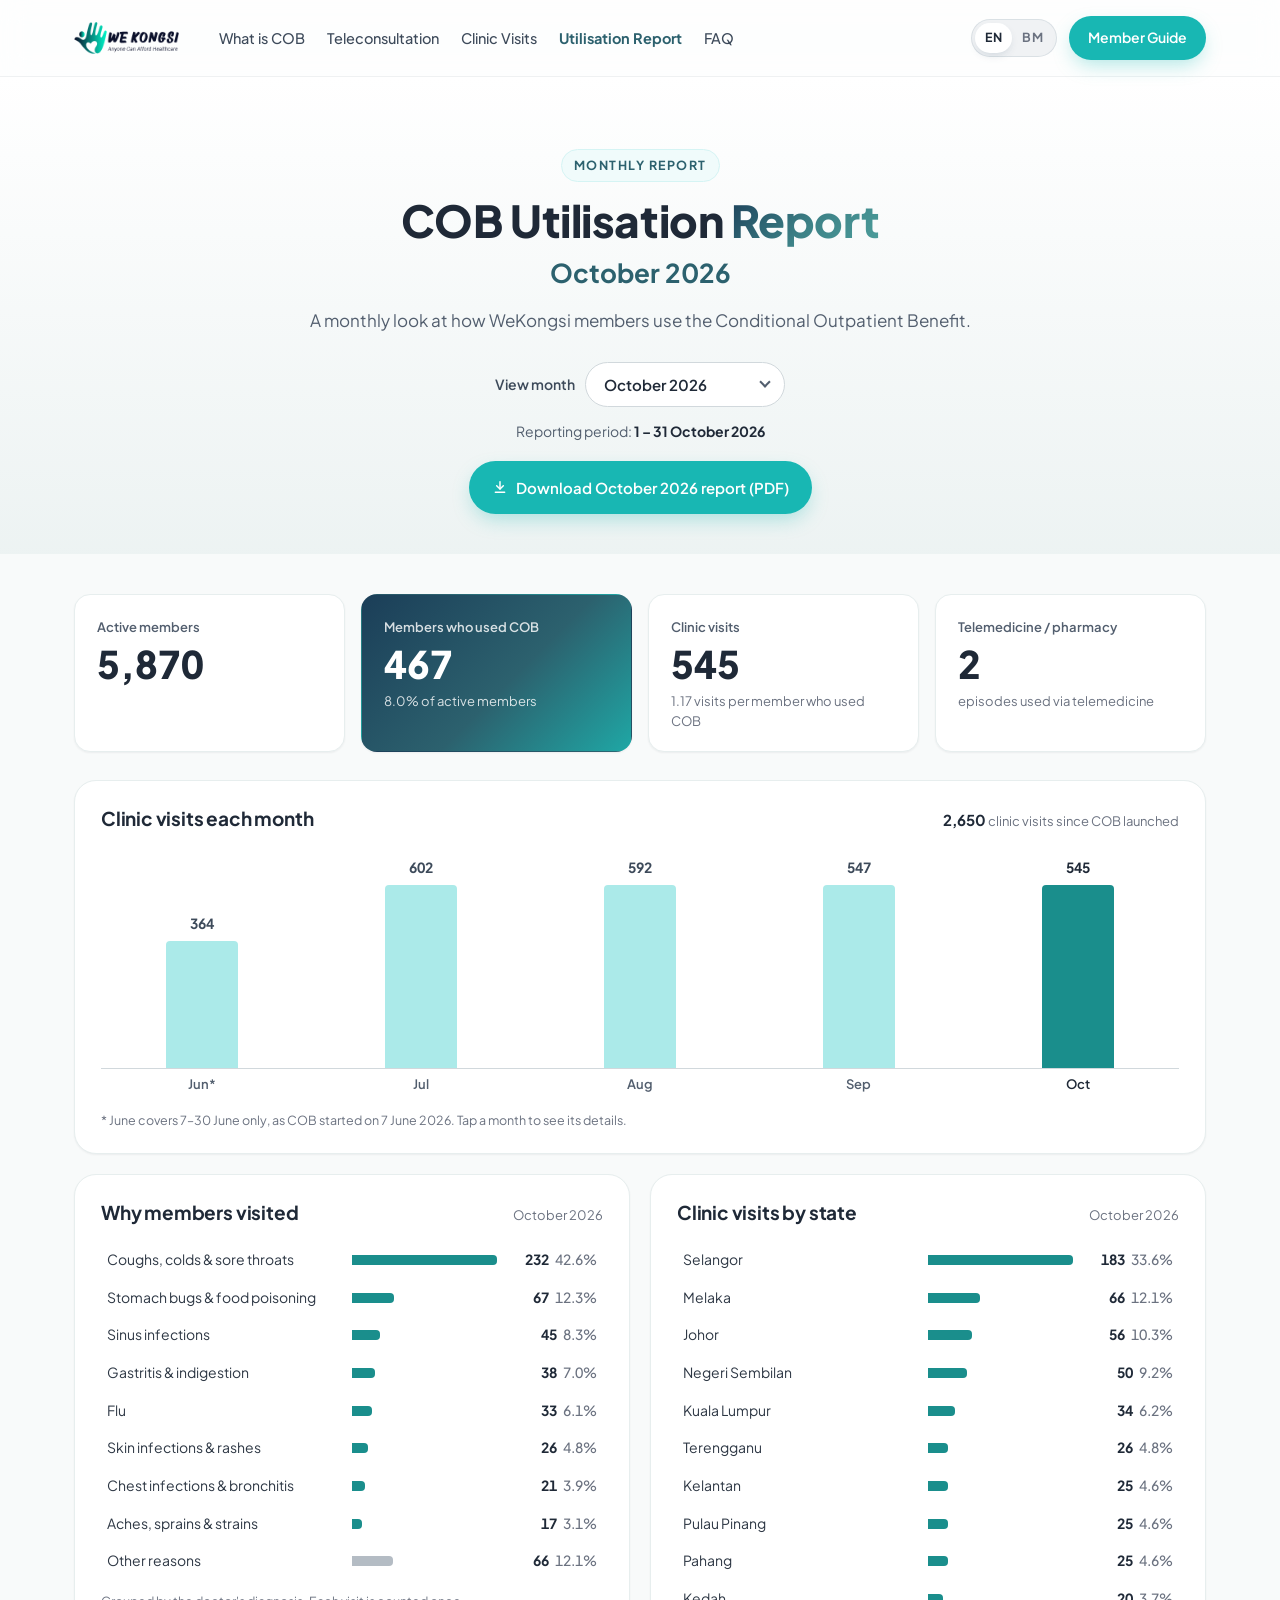
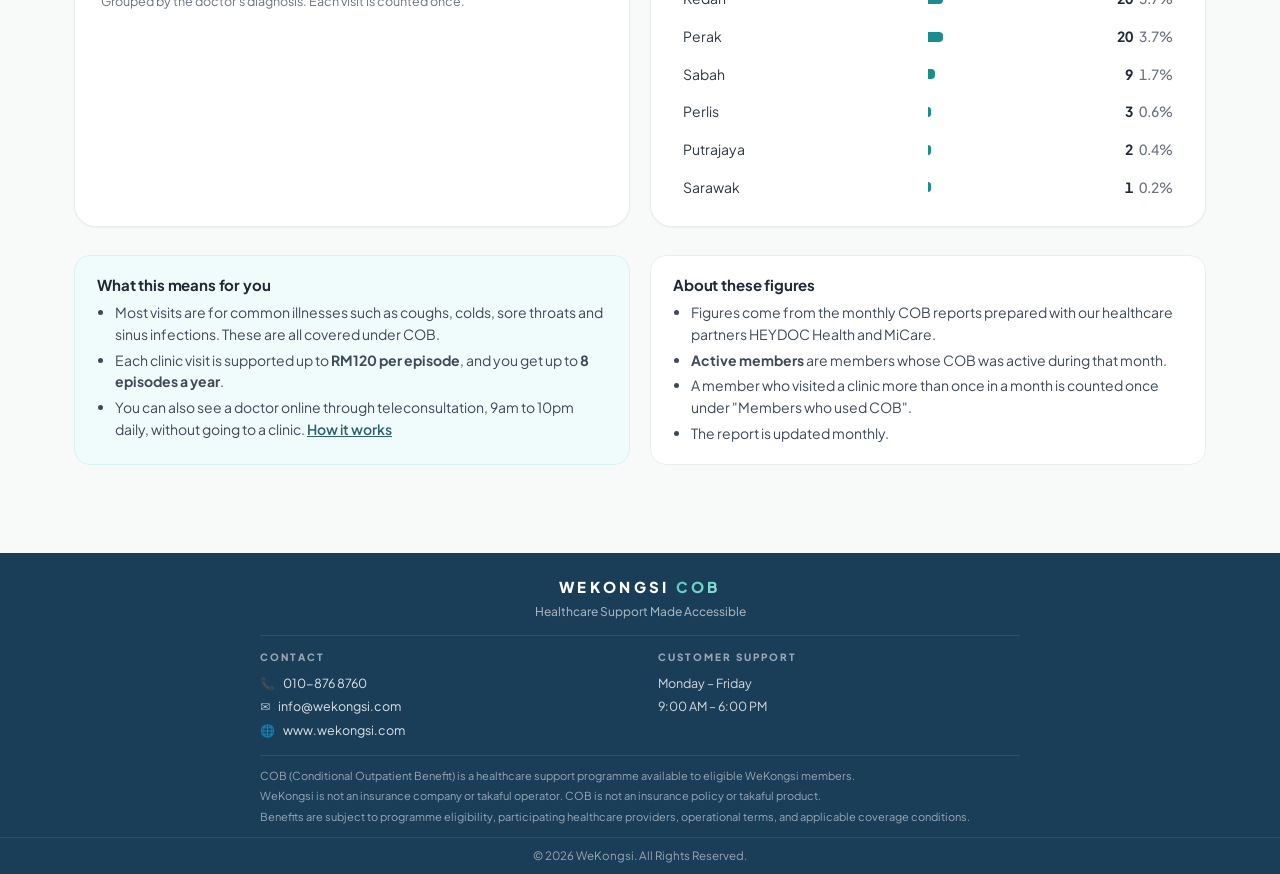
<file: utilisation.html>
<!DOCTYPE html>
<html lang="en">
<head>
  <meta charset="UTF-8" />
  <meta name="viewport" content="width=device-width, initial-scale=1.0" />
  <meta name="description" content="WeKongsi COB Utilisation Report — monthly summary of how members use the Conditional Outpatient Benefit: clinic visits, reasons for visits and states." />
  <title>COB Utilisation Report — WeKongsi</title>
  <link rel="preconnect" href="https://fonts.googleapis.com" />
  <link rel="preconnect" href="https://fonts.gstatic.com" crossorigin />
  <link href="https://fonts.googleapis.com/css2?family=Plus+Jakarta+Sans:wght@400;500;600;700;800&family=Inter:wght@400;500;600;700&display=swap" rel="stylesheet" />
  <link rel="stylesheet" href="styles.css?v=2026-09-util8" />
</head>
<body class="ur-page">

  <!-- NAVBAR -->
  <header class="nav">
    <div class="container nav__inner">
      <a class="nav__brand" href="index.html" aria-label="WeKongsi COB home">
        <img src="wekongsilogo.jpg" alt="WeKongsi" class="nav__logo" />
      </a>
      <nav class="nav__links" aria-label="Primary">
        <a href="index.html#what">What is COB</a>
        <a href="index.html#teleconsult">Teleconsultation</a>
        <a href="index.html#clinicvisit">Clinic Visits</a>
        <a href="utilisation.html" class="is-current" aria-current="page">Utilisation Report</a>
        <a href="index.html#faq">FAQ</a>
      </nav>
      <div class="nav__actions">
        <div class="nav__lang" role="group" aria-label="Language">
          <a href="utilisation.html" class="nav__lang-btn is-active" aria-current="page">EN</a>
          <a href="utilisation-bm.html" class="nav__lang-btn">BM</a>
        </div>
        <a href="WeKongsi-Members-Onboarding-Deck-V2-June2026.pdf?v=2026-06-04" target="_blank" rel="noopener" class="btn btn--primary btn--sm">Member Guide</a>
      </div>
      <button class="nav__toggle" aria-label="Toggle menu" aria-expanded="false">
        <span></span><span></span><span></span>
      </button>
    </div>
  </header>

  <main id="urApp">

    <section class="ur-hero">
      <div class="container">
        <div class="section__head section__head--center">
          <span class="eyebrow eyebrow--center">Monthly Report</span>
          <h2 class="ur-title">COB Utilisation <span class="grad">Report</span></h2>
          <p class="ur-title-month" id="urTitleMonth"></p>
          <p class="lead">A monthly look at how WeKongsi members use the Conditional Outpatient Benefit.</p>
        </div>

        <div class="ur-picker">
          <label for="urMonths">View month</label>
          <span class="ur-select"><select id="urMonths"></select></span>
        </div>
        <p class="ur-period">Reporting period: <strong id="urPeriod"></strong><span class="ur-partial" id="urPartial" hidden></span></p>
        <div class="ur-download-wrap"><a class="btn btn--primary ur-download" id="urDownload" href="#" download hidden><svg viewBox="0 0 24 24" width="16" height="16" fill="none" stroke="currentColor" stroke-width="2.2" stroke-linecap="round" stroke-linejoin="round" aria-hidden="true"><path d="M12 4v11"/><path d="m7 10 5 5 5-5"/><path d="M5 20h14"/></svg><span id="urDownloadLabel"></span></a></div>
      </div>
    </section>

    <section class="ur-body">
      <div class="container">

        <div class="ur-stats" id="urStats" aria-live="polite"></div>

        <div class="ur-grid">
          <article class="ur-card ur-card--wide">
            <div class="ur-card__head">
              <h3>Clinic visits each month</h3>
              <span class="ur-card__meta"><strong id="urSince"></strong> clinic visits since COB launched</span>
            </div>
            <div class="ur-trend-wrap">
              <div class="ur-trend" id="urTrend"></div>
            </div>
            <p class="ur-card__note">* June covers 7–30 June only, as COB started on 7 June 2026. Tap a month to see its details.</p>
          </article>

          <article class="ur-card">
            <div class="ur-card__head">
              <h3>Why members visited</h3>
              <span class="ur-card__meta" id="urReasonsMonth"></span>
            </div>
            <ul class="ur-bars" id="urReasons"></ul>
            <p class="ur-card__note">Grouped by the doctor's diagnosis. Each visit is counted once.</p>
          </article>

          <article class="ur-card">
            <div class="ur-card__head">
              <h3>Clinic visits by state</h3>
              <span class="ur-card__meta" id="urStatesMonth"></span>
            </div>
            <ul class="ur-bars" id="urStates"></ul>
            <p class="ur-card__note" id="urStatesNote" hidden></p>
          </article>
        </div>

        <div class="ur-notes">
          <div class="ur-note">
            <h4>What this means for you</h4>
            <ul>
              <li>Most visits are for common illnesses such as coughs, colds, sore throats and sinus infections. These are all covered under COB.</li>
              <li>Each clinic visit is supported up to <strong>RM120 per episode</strong>, and you get up to <strong>8 episodes a year</strong>.</li>
              <li>You can also see a doctor online through teleconsultation, 9am to 10pm daily, without going to a clinic. <a href="index.html#teleconsult">How it works</a></li>
            </ul>
          </div>
          <div class="ur-note ur-note--plain">
            <h4>About these figures</h4>
            <ul>
              <li>Figures come from the monthly COB reports prepared with our healthcare partners HEYDOC Health and MiCare.</li>
              <li><strong>Active members</strong> are members whose COB was active during that month.</li>
              <li>A member who visited a clinic more than once in a month is counted once under "Members who used COB".</li>
              <li>The report is updated monthly.</li>
            </ul>
          </div>
        </div>

      </div>
    </section>

  </main>

  <!-- FOOTER -->
  <footer class="footer footer--slim">
    <div class="footer__wrap">
      <div class="footer__brand-row">
        <div class="footer__brand-mark">WeKongsi <span>COB</span></div>
        <p class="footer__tagline">Healthcare Support Made Accessible</p>
      </div>

      <div class="footer__cols">
        <div class="footer__col">
          <span class="footer__heading">Contact</span>
          <ul class="footer__list">
            <li><span aria-hidden="true">📞</span> <a href="tel:60108768760">010-876 8760</a></li>
            <li><span aria-hidden="true">✉</span> <a href="mailto:info@wekongsi.com">info@wekongsi.com</a></li>
            <li><span aria-hidden="true">🌐</span> <a href="https://www.wekongsi.com" target="_blank" rel="noopener">www.wekongsi.com</a></li>
          </ul>
        </div>

        <div class="footer__col">
          <span class="footer__heading">Customer Support</span>
          <ul class="footer__list">
            <li>Monday – Friday</li>
            <li>9:00 AM – 6:00 PM</li>
          </ul>
        </div>
      </div>

      <div class="footer__disclaimer">
        <p>COB (Conditional Outpatient Benefit) is a healthcare support programme available to eligible WeKongsi members.</p>
        <p>WeKongsi is not an insurance company or takaful operator. COB is not an insurance policy or takaful product.</p>
        <p>Benefits are subject to programme eligibility, participating healthcare providers, operational terms, and applicable coverage conditions.</p>
      </div>
    </div>

    <div class="footer__bottom">
      <div class="footer__wrap">
        <span>© 2026 WeKongsi. All Rights Reserved.</span>
      </div>
    </div>
  </footer>

  <script src="utilisation-data.js?v=2026-11"></script>
  <script src="utilisation.js?v=2026-09c"></script>
  <script src="script.js?v=2026-09c"></script>
</body>
</html>
</file>
<file: styles.css>
/* ---------- Tokens (official WeKongsi brand palette) ---------- */
:root {
  /* WeKongsi teal scale built around brand colors:
     #1FA7A5 (primary brand)
     #18B7B3 (CTA button)
     #2C616E (secondary accent)
  */
  --teal-50:  #F0FBFB;
  --teal-100: #D5F4F4;
  --teal-200: #ABEAE9;
  --teal-300: #6FD7D5;
  --teal-400: #18B7B3;  /* CTA Button */
  --teal-500: #1FA7A5;  /* Primary Brand */
  --teal-600: #1A8E8C;
  --teal-700: #2C616E;  /* Secondary Accent */
  --teal-800: #234F5A;
  --teal-900: #18404B;

  /* Navy scale built around #1B3E58 (Dark Accent) */
  --navy-50:  #F1F4F7;
  --navy-100: #DDE5EB;
  --navy-200: #B3C2CE;
  --navy-400: #4A6883;
  --navy-500: #2A4866;
  --navy-700: #213F58;
  --navy-800: #1F3E58;
  --navy-900: #1B3E58;  /* Dark Accent */
  --navy-950: #11283C;

  /* Soft mint-teal — Common Illness differentiation (still in teal family) */
  --mint-50:  #ECFAFA;
  --mint-100: #CFF0EF;
  --mint-200: #9FE0DE;
  --mint-500: #50C5BF;

  /* Blue */
  --blue-50:  #EEF4FF;
  --blue-100: #DBE6FE;
  --blue-500: #3B82F6;
  --blue-600: #2563EB;
  --blue-700: #1D4ED8;

  /* Coral — emergency/urgent only */
  --coral-50:  #FFF5F2;
  --coral-100: #FFE5DC;
  --coral-500: #FF7A59;
  --coral-600: #F86342;

  /* Ink — neutral grays based on spec
     Heading: #1F2937, Body: #6B7280, Divider: #E7EEEE, Background: #F8FAFA */
  --ink-900: #1F2937;  /* Heading Text */
  --ink-800: #2D3744;
  --ink-700: #3D4A5A;
  --ink-600: #525E6E;
  --ink-500: #6B7280;  /* Body Text */
  --ink-400: #8C95A0;
  --ink-300: #B4BCC4;
  --ink-200: #D1D8DC;
  --ink-100: #E7EEEE;  /* Section Divider */
  --ink-50:  #F8FAFA;  /* Background */
  --white:   #FFFFFF;

  /* Shadows — neutral cool gray */
  --shadow-sm:  0 1px 2px rgba(31, 41, 55, 0.06);
  --shadow:     0 4px 16px rgba(31, 41, 55, 0.06), 0 1px 3px rgba(31, 41, 55, 0.04);
  --shadow-md:  0 12px 32px rgba(31, 41, 55, 0.08), 0 2px 6px rgba(31, 41, 55, 0.04);
  --shadow-lg:  0 24px 60px rgba(31, 41, 55, 0.12);
  /* Cyan/teal glow for primary actions and active states */
  --glow-brand: 0 10px 26px -8px rgba(24, 183, 179, 0.45);
  --shadow-navy: 0 10px 26px -8px rgba(27, 62, 88, 0.40);

  --radius-sm: 10px;
  --radius:    16px;
  --radius-lg: 22px;
  --radius-xl: 28px;

  --container: 1180px;
  --header-h: 76px;

  /* Brand gradients */
  --grad-primary: linear-gradient(135deg, #2C616E 0%, #1FA7A5 50%, #18B7B3 100%);
  --grad-bright:  linear-gradient(135deg, #18B7B3 0%, #1FA7A5 50%, #6FD7D5 100%);
  --grad-soft:    linear-gradient(180deg, #F8FAFA 0%, #FFFFFF 100%);
  --grad-cta:     linear-gradient(135deg, #1B3E58 0%, #2C616E 55%, #1FA7A5 100%);
}

/* ---------- Reset ---------- */
*, *::before, *::after { box-sizing: border-box; }
html { scroll-behavior: smooth; }
body {
  margin: 0;
  font-family: 'Plus Jakarta Sans', 'Inter', system-ui, -apple-system, sans-serif;
  color: var(--ink-500);
  background: var(--ink-50);
  line-height: 1.55;
  -webkit-font-smoothing: antialiased;
  text-rendering: optimizeLegibility;
}
img { max-width: 100%; display: block; }
button { font: inherit; cursor: pointer; }
a { color: inherit; text-decoration: none; }
ul, ol { margin: 0; padding: 0; list-style: none; }
h1, h2, h3, h4 { margin: 0; line-height: 1.2; color: var(--ink-900); font-family: 'Plus Jakarta Sans', sans-serif; letter-spacing: -0.01em; }
p  { margin: 0; }

.container { width: 100%; max-width: var(--container); margin: 0 auto; padding: 0 24px; }

/* ---------- Nav ---------- */
.nav {
  position: sticky; top: 0; z-index: 50;
  backdrop-filter: saturate(160%) blur(14px);
  -webkit-backdrop-filter: saturate(160%) blur(14px);
  background: rgba(255,255,255,0.78);
  border-bottom: 1px solid rgba(15, 42, 61, 0.06);
}
.nav__inner {
  height: var(--header-h);
  display: flex; align-items: center; gap: 16px;
}
.nav__brand { display: inline-flex; flex-shrink: 0; }
.nav__logo { height: 32px; width: auto; flex-shrink: 0; object-fit: contain; }
.nav__links {
  margin-left: 24px;
  display: flex; gap: 22px; align-items: center; flex: 1;
}
.nav__links a {
  font-size: 14.5px; font-weight: 500; color: var(--ink-700);
  position: relative; padding: 6px 0;
  transition: color .2s;
}
.nav__links a:hover { color: var(--teal-700); }
.nav__toggle {
  display: none;
  width: 40px; height: 40px; padding: 8px;
  border: 1px solid var(--ink-200); border-radius: 10px;
  background: var(--white);
  flex-direction: column; gap: 4px; justify-content: center; align-items: center;
}
.nav__toggle span {
  display: block; width: 18px; height: 2px; background: var(--ink-800); border-radius: 1px;
}

/* ---------- Buttons ---------- */
.btn {
  display: inline-flex; align-items: center; justify-content: center;
  gap: 8px;
  padding: 14px 22px;
  border-radius: 999px;
  font-weight: 600; font-size: 15px;
  border: 1px solid transparent;
  transition: transform .15s ease, box-shadow .2s ease, background .2s ease, color .2s ease, border-color .2s ease;
  white-space: nowrap;
}
.btn--sm { padding: 10px 18px; font-size: 14px; }

/* Header action group + language switcher */
.nav__actions { display: inline-flex; align-items: center; gap: 12px; }
.nav__lang {
  display: inline-flex;
  background: rgba(27,62,88,0.06);
  border: 1px solid rgba(27,62,88,0.10);
  border-radius: 999px;
  padding: 3px;
}
.nav__lang-btn {
  display: inline-flex; align-items: center; justify-content: center;
  min-width: 36px;
  padding: 5px 10px;
  font-size: 12.5px; font-weight: 700;
  letter-spacing: 0.04em;
  color: var(--ink-500, #5C6B73);
  text-decoration: none;
  border-radius: 999px;
  transition: background 0.2s ease, color 0.2s ease;
}
.nav__lang-btn:hover { color: var(--ink-900); }
.nav__lang-btn.is-active {
  background: #fff;
  color: var(--ink-900);
  box-shadow: 0 4px 10px -3px rgba(27,62,88,0.18);
}
/* PRIMARY — official CTA Button color #18B7B3 */
.btn--primary {
  background: var(--teal-400);
  color: #fff;
  box-shadow: 0 8px 20px -4px rgba(24,183,179,0.35);
}
.btn--primary:hover {
  transform: translateY(-1px);
  background: linear-gradient(135deg, var(--teal-500), var(--teal-400));
  box-shadow: 0 12px 28px -4px rgba(24,183,179,0.5), 0 0 0 1px rgba(31,167,165,0.1);
}
/* SECONDARY ghost — white bg, navy border, cyan hover */
.btn--ghost {
  color: var(--navy-900);
  background: var(--white);
  border-color: var(--navy-200);
}
.btn--ghost:hover {
  background: var(--teal-50);
  border-color: var(--teal-400);
  color: var(--teal-700);
}
.btn--outline {
  color: var(--navy-900);
  background: var(--white);
  border-color: var(--navy-200);
}
.btn--outline:hover {
  background: var(--teal-50);
  border-color: var(--teal-400);
  color: var(--teal-700);
}
.btn--white {
  background: #fff; color: var(--navy-900);
  box-shadow: var(--shadow-md);
}
.btn--white:hover { transform: translateY(-1px); box-shadow: var(--shadow-md), var(--glow-cyan); }
.btn--ghost-light {
  color: #fff;
  border-color: rgba(255,255,255,0.45);
  background: transparent;
}
.btn--ghost-light:hover { background: rgba(255,255,255,0.1); }

/* ---------- Section base ---------- */
.section { padding: 96px 0; position: relative; }
.section--soft { background: var(--grad-soft); }
.section--gradient {
  background: var(--grad-cta);
  color: #fff;
}
.section__head { max-width: 760px; margin-bottom: 56px; }
.section__head--center { margin-left: auto; margin-right: auto; text-align: center; }
.section h2 {
  font-size: clamp(28px, 3.4vw, 40px);
  font-weight: 700;
  margin: 12px 0 14px;
}
.lead {
  color: var(--ink-600);
  font-size: 17px;
}
.eyebrow {
  display: inline-flex; align-items: center;
  font-size: 12.5px; font-weight: 700; letter-spacing: 0.12em; text-transform: uppercase;
  color: var(--teal-700);
  background: var(--teal-50);
  padding: 6px 12px; border-radius: 999px;
  border: 1px solid var(--teal-100);
}
.eyebrow--center { margin: 0 auto; }
.eyebrow--light { color: #fff; background: rgba(255,255,255,0.12); border-color: rgba(255,255,255,0.2); }
/* Premium glassmorphism eyebrow */
.eyebrow--glass {
  background: rgba(255,255,255,0.7);
  backdrop-filter: blur(8px);
  -webkit-backdrop-filter: blur(8px);
  border-color: rgba(31,167,165,0.18);
  color: var(--teal-700);
  padding: 8px 16px;
  font-size: 11.5px;
  letter-spacing: 0.18em;
  box-shadow:
    0 6px 14px -6px rgba(44,97,110,0.18),
    inset 0 1px 0 0 rgba(255,255,255,0.7);
}

/* ---------- HERO ---------- */
.hero {
  position: relative;
  overflow: hidden;
  min-height: 720px;
  display: flex; align-items: center;
  padding: 80px 0;
  isolation: isolate;
}
.hero__photo {
  position: absolute; inset: 0; z-index: -2;
  background: url('hero.jpg') center / cover no-repeat;
}
.hero__overlay {
  position: absolute; inset: 0; z-index: -1;
  background:
    radial-gradient(70% 80% at 50% 50%, rgba(255,255,255,0.88) 0%, rgba(255,255,255,0.78) 45%, rgba(255,255,255,0.5) 75%, rgba(255,255,255,0.2) 100%),
    linear-gradient(180deg, rgba(255,255,255,0.4) 0%, rgba(255,255,255,0.2) 100%);
}
.hero__inner {
  display: block;
  position: relative; z-index: 1;
}
.hero__copy {
  max-width: 820px;
  margin: 0 auto;
  text-align: center;
}
.hero__brandblock {
  display: flex; align-items: center; justify-content: center; gap: 18px; flex-wrap: wrap;
  margin-bottom: 36px;
}
.hero__logo { height: 50px; width: auto; }
.powered {
  display: flex; align-items: center; gap: 10px;
  padding: 10px 18px; background: #fff;
  border: 1px solid var(--ink-100); border-radius: 999px;
  box-shadow: var(--shadow-sm);
}
.powered__label { color: var(--ink-500); font-size: 13px; font-weight: 500; }
.powered__logo { height: 26px; width: auto; }
.powered--big {
  margin: 32px auto 0;
  padding: 0;
  gap: 10px;
  background: transparent;
  border: 0;
  box-shadow: none;
  width: max-content;
}
.powered--big .powered__label {
  font-size: 11px;
  font-weight: 600;
  letter-spacing: 0.12em;
  text-transform: uppercase;
  color: var(--ink-500);
}
.powered--big .powered__logo { height: 44px; }

.hero__title {
  font-size: clamp(26px, 3.4vw, 40px);
  font-weight: 800;
  letter-spacing: -0.015em;
  line-height: 1.12;
  margin: 14px 0 22px;
  color: var(--ink-900);
  white-space: nowrap;
}
.grad {
  background: var(--grad-primary);
  -webkit-background-clip: text; background-clip: text;
  color: transparent;
}
.hero__sub {
  color: var(--ink-700); font-size: 16.5px;
  max-width: 620px; line-height: 1.65;
  margin: 0 auto 28px;
}
.hero__actions { display: flex; gap: 12px; flex-wrap: wrap; justify-content: center; margin-bottom: 22px; }
.hero__note {
  display: inline-flex; align-items: center; gap: 10px;
  padding: 9px 16px 9px 10px;
  background: rgba(255,255,255,0.85);
  backdrop-filter: blur(6px);
  -webkit-backdrop-filter: blur(6px);
  border: 1px solid var(--teal-100);
  border-radius: 999px;
  font-size: 13.5px; font-weight: 500;
  color: var(--teal-800);
  margin-bottom: 28px;
}
.hero__noteicon {
  width: 22px; height: 22px; border-radius: 999px;
  background: var(--grad-primary); color: #fff;
  display: grid; place-items: center;
  box-shadow: 0 4px 10px rgba(44,97,110,0.3);
  flex-shrink: 0;
}

/* ---------- Grids ---------- */
.grid { display: grid; gap: 22px; }
.grid--2 { grid-template-columns: repeat(2, 1fr); }
.grid--3 { grid-template-columns: repeat(3, 1fr); }
.grid--4 { grid-template-columns: repeat(4, 1fr); }

/* ---------- WHAT IS COB minis ---------- */
.mini {
  background: #fff;
  border: 1px solid var(--ink-100);
  border-radius: var(--radius);
  padding: 24px;
  box-shadow: var(--shadow-sm);
  transition: transform .2s, box-shadow .2s, border-color .2s;
}
.mini:hover { transform: translateY(-3px); box-shadow: var(--shadow-md); border-color: var(--teal-200); }
.mini__icon {
  width: 48px; height: 48px; border-radius: 14px;
  display: grid; place-items: center; margin-bottom: 14px;
}
.mini__icon--teal  { background: var(--teal-50);  color: var(--teal-700); }
.mini__icon--blue  { background: var(--blue-50);  color: var(--blue-600); }
.mini__icon--mint  { background: var(--mint-50);  color: #1A8E8C; }
.mini__icon--coral { background: var(--coral-50); color: var(--coral-600); }
.mini h4 { font-size: 16.5px; margin-bottom: 4px; }
.mini p  { font-size: 14px; color: var(--ink-500); }

.partners { margin-top: 40px; text-align: center; }
.partners__note {
  display: inline-flex; align-items: center; gap: 8px;
  background: #fff; border: 1px solid var(--ink-100);
  padding: 10px 16px; border-radius: 999px;
  font-size: 13.5px; color: var(--ink-600);
  box-shadow: var(--shadow-sm);
}
.partners__note svg { color: var(--teal-600); flex-shrink: 0; }
.partners__row {
  margin-top: 18px; display: flex; flex-wrap: wrap; gap: 10px; justify-content: center;
}
.partner-chip {
  font-size: 13px; font-weight: 600; color: var(--ink-700);
  padding: 8px 16px; border-radius: 999px;
  background: var(--white); border: 1px dashed var(--ink-200);
}

/* ============================================================
   WHAT IS COB — light premium feature section
   ============================================================ */
.section--what {
  position: relative;
  padding: 96px 0 80px;
  background:
    radial-gradient(55% 50% at 18% 18%, rgba(77,159,156,0.10) 0%, transparent 60%),
    radial-gradient(50% 40% at 85% 82%, rgba(203,221,220,0.50) 0%, transparent 65%),
    linear-gradient(135deg, #fff 0%, rgba(248,250,250,1) 50%, rgba(203,221,220,0.30) 100%);
  overflow: hidden;
  isolation: isolate;
}
/* Subtle grid pattern overlay */
.section--what::before {
  content: "";
  position: absolute;
  inset: 0;
  background-image:
    linear-gradient(rgba(27,62,88,0.035) 1px, transparent 1px),
    linear-gradient(90deg, rgba(27,62,88,0.035) 1px, transparent 1px);
  background-size: 56px 56px;
  pointer-events: none;
  z-index: -1;
}

/* Two-column grid: text left, cards right */
.what-grid {
  display: grid;
  grid-template-columns: 0.85fr 1.15fr;
  gap: 80px;
  align-items: center;
  margin-bottom: 72px;
}
.what-grid__text { display: flex; flex-direction: column; gap: 20px; align-items: flex-start; }
.eyebrow--dark {
  background: #fff;
  border: 1px solid rgba(77,159,156,0.28);
  color: #2C616E;
  box-shadow: 0 4px 10px -4px rgba(27,62,88,0.10);
}
.what-grid__title {
  font-size: clamp(34px, 4.2vw, 52px);
  font-weight: 800;
  letter-spacing: -0.03em;
  line-height: 1.1;
  margin: 0;
  color: var(--ink-900);
}
.what-grid__title .grad {
  background: linear-gradient(135deg, #1B3E58 0%, #3D8287 55%, #4D9F9C 100%);
  -webkit-background-clip: text; background-clip: text; color: transparent;
}
.what-grid__desc {
  font-size: 15.5px;
  line-height: 1.75;
  color: var(--ink-600);
  margin: 0;
  font-weight: 450;
  max-width: 480px;
}
.btn--what-cta {
  display: inline-flex; align-items: center; gap: 8px;
  background: linear-gradient(135deg, #2C616E, #3D8287 55%, #4D9F9C);
  color: #fff;
  font-size: 14px; font-weight: 700;
  letter-spacing: -0.005em;
  padding: 13px 22px;
  border-radius: 12px;
  text-decoration: none;
  margin-top: 12px;
  box-shadow:
    0 12px 24px -8px rgba(27,62,88,0.40),
    inset 0 1px 0 0 rgba(255,255,255,0.22);
  transition: transform 0.2s ease, box-shadow 0.2s ease;
}
.btn--what-cta:hover {
  transform: translateY(-2px);
  box-shadow:
    0 16px 32px -8px rgba(27,62,88,0.50),
    inset 0 1px 0 0 rgba(255,255,255,0.28);
}
.btn--what-cta svg { transition: transform 0.2s ease; }
.btn--what-cta:hover svg { transform: translateX(3px); }

/* Card grid 2x2 */
.what-grid__cards {
  display: grid;
  grid-template-columns: 1fr 1fr;
  gap: 18px;
}
.wfeat {
  display: flex; flex-direction: column;
  padding: 28px 26px;
  background: #fff;
  border: 1px solid var(--ink-100);
  border-radius: 20px;
  box-shadow:
    0 22px 44px -24px rgba(27,62,88,0.14),
    0 6px 14px -8px rgba(27,62,88,0.05);
  transition: transform 0.3s ease, box-shadow 0.3s ease;
}
.wfeat:hover {
  transform: translateY(-4px);
  box-shadow:
    0 30px 60px -24px rgba(27,62,88,0.22),
    0 10px 20px -8px rgba(27,62,88,0.10);
}
.wfeat__icon {
  width: 46px; height: 46px;
  border-radius: 12px;
  display: grid; place-items: center;
  margin-bottom: 18px;
  color: #2C616E;
}
.wfeat__icon--teal { background: linear-gradient(135deg, #CBDDDC, rgba(203,221,220,0.55)); }
.wfeat__icon--mint { background: linear-gradient(135deg, rgba(159,224,222,0.55), rgba(203,221,220,0.65)); color: #2C616E; }
.wfeat__icon--blue { background: linear-gradient(135deg, rgba(80,197,191,0.30), rgba(203,221,220,0.55)); color: #1B3E58; }
.wfeat h4 {
  font-size: 16px;
  font-weight: 700;
  letter-spacing: -0.01em;
  color: var(--ink-900);
  margin: 0 0 8px;
}
.wfeat p {
  font-size: 13px;
  line-height: 1.55;
  color: var(--ink-500);
  margin: 0;
  font-weight: 450;
}

/* Stat-style card (4th cell) */
.wfeat--stat {
  background: linear-gradient(135deg, #2C616E 0%, #3D8287 60%, #4D9F9C 100%);
  border-color: rgba(255,255,255,0.18);
  color: #fff;
  position: relative;
  overflow: hidden;
}
.wfeat--stat::before {
  content: "";
  position: absolute;
  top: -40px; right: -40px;
  width: 160px; height: 160px;
  border-radius: 999px;
  background: radial-gradient(circle, rgba(203,221,220,0.40), transparent 70%);
  filter: blur(10px);
}
.wfeat__big {
  font-size: 64px;
  font-weight: 800;
  line-height: 1;
  letter-spacing: -0.05em;
  background: linear-gradient(135deg, #fff, #CBDDDC);
  -webkit-background-clip: text; background-clip: text; color: transparent;
  margin-bottom: 6px;
  position: relative; z-index: 1;
}
.wfeat--stat h4 {
  color: #fff;
  position: relative; z-index: 1;
}
.wfeat--stat p {
  color: rgba(255,255,255,0.78);
  position: relative; z-index: 1;
}

/* Healthcare partners — light bg */
.what-partners {
  display: flex; flex-direction: column; align-items: center;
  gap: 22px;
  text-align: center;
  padding-top: 48px;
  border-top: 1px solid var(--ink-100);
}
.what-partners__label {
  font-size: 11px;
  font-weight: 700;
  letter-spacing: 0.20em;
  text-transform: uppercase;
  color: var(--ink-500);
}
.what-partners__row {
  display: flex; align-items: center; justify-content: center;
  gap: 60px;
  flex-wrap: wrap;
}
.what-partners__row img {
  height: 48px; width: auto;
  display: block;
  transition: transform 0.3s ease, filter 0.3s ease;
}
.what-partners__row img:hover {
  transform: translateY(-3px);
  filter: drop-shadow(0 8px 20px rgba(61,130,135,0.25));
}

/* Responsive */
@media (max-width: 1024px) {
  .what-grid {
    grid-template-columns: 1fr;
    gap: 48px;
  }
  .what-grid__desc { max-width: 100%; }
}
@media (max-width: 640px) {
  .section--what { padding: 72px 0 64px; }
  .what-grid__cards { grid-template-columns: 1fr; }
  .what-partners__row { gap: 28px; }
  .what-partners__row img { height: 36px; padding: 5px 12px; }
}

/* ---------- BENEFITS ---------- */

/* 8 Episodes — single-line display */
.ep-banner {
  text-align: center;
  margin: 0 auto 64px;
  max-width: 760px;
}
.ep-banner__line {
  font-size: clamp(28px, 3.4vw, 40px);
  font-weight: 800;
  letter-spacing: -0.02em;
  line-height: 1.15;
  color: var(--ink-900);
  margin: 0 0 10px;
  white-space: nowrap;
}
.ep-banner__line .grad {
  font-size: 1.4em;
  vertical-align: -0.05em;
  background: var(--grad-primary);
  -webkit-background-clip: text; background-clip: text; color: transparent;
}
.ep-banner__sub {
  font-size: 15px;
  color: var(--ink-500);
  max-width: 560px;
  margin: 0 auto;
}

/* Section title (clean, centered, no pill) */
.benefits__head { text-align: center; max-width: 760px; margin: 0 auto 56px; }
.benefits__title {
  font-size: clamp(32px, 4vw, 48px);
  font-weight: 800;
  letter-spacing: -0.02em;
  color: var(--ink-900);
  line-height: 1.15;
  margin-bottom: 16px;
}
.benefits__sub {
  color: var(--ink-500);
  font-size: 17px;
  max-width: 560px; margin: 0 auto;
}

/* Benefits stack with vertical numbered rail */
.brows {
  position: relative;
  max-width: 1140px; margin: 0 auto;
}
/* Brand teal gradient timeline rail (now connects 2 numbers) */
.brows::before {
  content: ""; position: absolute;
  left: 27px; top: 60px; bottom: 60px;
  width: 2px;
  background: linear-gradient(to bottom, var(--teal-400), var(--teal-500));
  opacity: 0.4;
  border-radius: 999px;
  z-index: 0;
}

.brow {
  display: grid; grid-template-columns: 64px 1fr 1fr; gap: 56px; align-items: center;
  margin-bottom: 140px;
  position: relative;
}
.brow:last-child { margin-bottom: 0; }

.brow__rail {
  position: relative; z-index: 1;
  align-self: start;
  padding-top: 30px;
}
.brow__num {
  width: 56px; height: 56px; border-radius: 50%;
  background: #fff;
  border: 2px solid var(--ink-200);
  color: var(--ink-400);
  font-size: 18px; font-weight: 800;
  display: grid; place-items: center;
  box-shadow:
    0 8px 20px -6px rgba(27,62,88,0.12),
    0 0 0 6px rgba(255,255,255,1);
  transition: all .35s ease;
}
/* Active brow — cyan gradient circle */
.brow.is-active .brow__num--teal  {
  color: #fff;
  background: linear-gradient(135deg, var(--teal-700), var(--teal-500));
  border-color: transparent;
  box-shadow: 0 12px 28px -6px rgba(31,167,165,0.45), 0 0 0 6px rgba(255,255,255,1);
  transform: scale(1.05);
}
.brow.is-active .brow__num--mint  {
  color: #fff;
  background: linear-gradient(135deg, #1A8E8C, #50C5BF);
  border-color: transparent;
  box-shadow: 0 12px 28px -6px rgba(80,197,191,0.45), 0 0 0 6px rgba(255,255,255,1);
  transform: scale(1.05);
}
.brow.is-active .brow__num--coral {
  color: #fff;
  background: linear-gradient(135deg, var(--coral-600), var(--coral-500));
  border-color: transparent;
  box-shadow: 0 12px 28px -6px rgba(248,99,66,0.4), 0 0 0 6px rgba(255,255,255,1);
  transform: scale(1.05);
}
/* Inactive brow — navy outline (per spec) */
.brow:not(.is-active) .brow__num {
  color: var(--navy-500);
  border-color: var(--navy-100);
  background: var(--white);
}

/* Image media with premium gradient border + glassmorphism */
/* (Old .brow__media / .brow__frame / .brow__support / .brow__floater
    replaced by the .journey card layout further below.) */

/* Body content */
.brow__body { padding: 16px 0; }
.brow h3 {
  font-size: clamp(28px, 3.2vw, 40px);
  font-weight: 700;
  margin-bottom: 18px;
  letter-spacing: -0.025em;
  color: var(--ink-900);
}
.brow__lead {
  font-size: 16.5px; color: var(--ink-600);
  line-height: 1.75;
  margin-bottom: 32px;
  max-width: 500px;
  font-weight: 400;
}
.brow__pts {
  display: flex; flex-direction: column; gap: 14px;
  margin-bottom: 36px;
}
.brow__pts li {
  display: flex; align-items: center; gap: 14px;
  font-size: 15px; color: var(--ink-800);
  font-weight: 500;
}
.brow__check {
  width: 26px; height: 26px; border-radius: 999px;
  background: linear-gradient(135deg, #F0FBFB, #D5F4F4);
  color: var(--teal-700);
  display: grid; place-items: center;
  flex-shrink: 0;
  box-shadow: inset 0 0 0 1px rgba(31,167,165,0.18);
}

/* Conditions — clean 2-column list, no pills */
.brow__conds {
  margin-bottom: 36px;
  padding-top: 4px;
  border-top: 1px solid var(--ink-100);
  padding-top: 24px;
}
.brow__condlabel {
  display: block;
  font-size: 11.5px; font-weight: 700; letter-spacing: 0.14em; text-transform: uppercase;
  color: var(--ink-500);
  margin-bottom: 18px;
}
.brow__condlist {
  display: grid; grid-template-columns: 1fr 1fr; gap: 12px 28px;
}
.brow__condlist li {
  display: flex; align-items: center; gap: 12px;
  font-size: 14.5px; color: var(--ink-800);
  font-weight: 500;
  line-height: 1.3;
}
.brow__condlist li::before {
  content: "";
  width: 6px; height: 6px; border-radius: 999px;
  background: var(--teal-500);
  flex-shrink: 0;
  box-shadow: 0 0 0 3px rgba(31,167,165,0.12);
}
.brow[data-accent="mint"]  .brow__condlist li::before { background: #50C5BF; box-shadow: 0 0 0 3px rgba(80,197,191,0.15); }
.brow[data-accent="coral"] .brow__condlist li::before { background: var(--coral-500); box-shadow: 0 0 0 3px rgba(255,122,89,0.15); }

/* Partner — minimal elegant */
.brow__partner {
  display: flex; flex-direction: column; align-items: flex-start; gap: 10px;
  padding: 0;
  background: transparent;
  border: 0;
  box-shadow: none;
  margin-bottom: 32px;
}
.brow__partnerlabel {
  font-size: 10.5px; font-weight: 700; letter-spacing: 0.16em; text-transform: uppercase;
  color: var(--ink-400);
}
.brow__partnerlogo {
  height: 38px; width: auto;
}

/* ---------- BENEFIT JOURNEY (alternating content + visual journey card) ---------- */
.benefit2 {
  display: grid; grid-template-columns: 1.4fr 1fr; gap: 64px;
  align-items: center;
  margin: 72px 0 32px;
}
.benefit2--reverse .benefit2__visual { order: 1; }
.benefit2--reverse .benefit2__content { order: 2; }

.benefit2__content { padding: 8px 0; }
.benefit2__tag {
  display: inline-flex; align-items: center;
  font-size: 11px; font-weight: 700; letter-spacing: 0.18em; text-transform: uppercase;
  padding: 6px 14px; border-radius: 999px;
  background: var(--teal-50);
  color: var(--teal-700);
  border: 1px solid var(--teal-100);
  margin-bottom: 16px;
}
.benefit2__tag--mint { background: var(--mint-50); color: var(--teal-700); border-color: var(--mint-100); }
.benefit2__title {
  font-size: clamp(30px, 3.4vw, 42px);
  font-weight: 800;
  letter-spacing: -0.022em;
  line-height: 1.1;
  color: var(--ink-900);
  margin: 0 0 18px;
}
.benefit2__desc {
  font-size: 15.5px;
  line-height: 1.7;
  color: var(--ink-500);
  margin: 0 0 14px;
  max-width: 480px;
}
.benefit2__notes {
  list-style: none; padding: 0; margin: 0 0 28px;
  display: flex; flex-direction: column; gap: 8px;
}
.benefit2__notes li {
  font-size: 13px; color: var(--ink-500);
  padding-left: 18px;
  position: relative;
  line-height: 1.55;
}
.benefit2__notes li::before {
  content: "";
  position: absolute; left: 0; top: 9px;
  width: 4px; height: 4px; border-radius: 999px;
  background: var(--ink-300);
}
.benefit2__partner {
  display: flex; flex-direction: column; align-items: flex-start; gap: 10px;
}
.benefit2__partnerlabel {
  font-size: 10.5px; font-weight: 700; letter-spacing: 0.16em; text-transform: uppercase;
  color: var(--ink-400);
}
.benefit2__partnerlogo { height: 72px; width: auto; }

/* Premium support badge */
.support-badge {
  display: inline-flex; align-items: center; gap: 14px;
  padding: 14px 22px 14px 14px;
  background: #fff;
  border: 1px solid var(--ink-100);
  border-radius: 18px;
  border-left: 4px solid var(--teal-500);
  box-shadow:
    0 16px 32px -18px rgba(31,41,55,0.14),
    inset 0 1px 0 0 rgba(255,255,255,0.7);
  margin-bottom: 28px;
}
.support-badge--mint  { border-left-color: var(--mint-500); }
.support-badge__icon {
  width: 44px; height: 44px; border-radius: 14px;
  background: linear-gradient(135deg, var(--teal-50), var(--teal-100));
  color: var(--teal-600);
  display: grid; place-items: center;
  flex-shrink: 0;
  box-shadow: inset 0 0 0 1px rgba(31,167,165,0.18);
}
.support-badge--mint .support-badge__icon {
  background: linear-gradient(135deg, var(--mint-50), var(--mint-100));
  color: var(--teal-600);
  box-shadow: inset 0 0 0 1px rgba(80,197,191,0.25);
}
.support-badge__body { display: flex; flex-direction: column; gap: 2px; }
.support-badge__label {
  font-size: 10.5px; font-weight: 700; letter-spacing: 0.14em; text-transform: uppercase;
  color: var(--ink-500);
}
.support-badge__amt {
  font-size: 14px; color: var(--ink-700); font-weight: 500;
  display: flex; align-items: baseline; gap: 6px;
}
.support-badge__amt strong {
  font-size: 24px; font-weight: 800;
  background: var(--grad-primary);
  -webkit-background-clip: text; background-clip: text; color: transparent;
  letter-spacing: -0.02em;
}
.support-badge--mint .support-badge__amt strong {
  background: linear-gradient(135deg, var(--teal-600), var(--mint-500));
  -webkit-background-clip: text; background-clip: text; color: transparent;
}

/* Benefit hero image (right side of benefit row) */
.benefit2__image {
  position: relative;
  border-radius: 24px;
  overflow: hidden;
  aspect-ratio: 4 / 3;
  max-width: 420px;
  margin-left: auto;
  background: var(--ink-50);
  box-shadow:
    0 40px 80px -32px rgba(31,41,55,0.22),
    0 12px 24px -8px rgba(31,41,55,0.08),
    inset 0 0 0 1px rgba(31,41,55,0.04);
}
.benefit2--reverse .benefit2__image { margin-left: 0; margin-right: auto; }
.benefit2__image img {
  width: 100%; height: 100%; object-fit: cover; display: block;
}
.benefit2__imagebadge {
  position: absolute; top: 22px; right: 22px;
  display: inline-flex; align-items: center; gap: 10px;
  padding: 10px 18px 10px 10px;
  background: rgba(255,255,255,0.94);
  backdrop-filter: blur(14px);
  -webkit-backdrop-filter: blur(14px);
  border-radius: 999px;
  font-size: 13px; font-weight: 600; color: var(--ink-900);
  box-shadow:
    0 14px 28px -10px rgba(31,41,55,0.22),
    0 4px 10px -2px rgba(31,41,55,0.08);
}
.benefit2__imagebadgeicon {
  width: 26px; height: 26px; border-radius: 999px;
  background: linear-gradient(135deg, var(--teal-50), var(--teal-100));
  color: var(--teal-700);
  display: grid; place-items: center;
  flex-shrink: 0;
}
.benefit2__imagebadgeicon--mint {
  background: linear-gradient(135deg, var(--mint-50), var(--mint-100));
  color: var(--teal-700);
}

/* Horizontal Healthcare Journey card (full width, below each benefit) */
.hjourney {
  margin: 8px auto 88px;
  max-width: 1140px;
  padding: 36px 40px 32px;
  background: #fff;
  border: 1px solid var(--ink-100);
  border-radius: 28px;
  box-shadow:
    0 28px 56px -28px rgba(31,41,55,0.16),
    inset 0 1px 0 0 rgba(255,255,255,0.8);
  position: relative; overflow: hidden;
}
.hjourney::before {
  content: ""; position: absolute; top: 0; left: 0; right: 0; height: 4px;
  background: var(--grad-primary);
}
.hjourney[data-accent="mint"]::before {
  background: linear-gradient(135deg, var(--mint-500), var(--teal-600));
}
.hjourney__header {
  text-align: center;
  margin-bottom: 28px;
  padding-bottom: 22px;
  border-bottom: 1px solid var(--ink-100);
}
.hjourney__pretitle {
  display: block;
  font-size: 10.5px; font-weight: 700; letter-spacing: 0.18em; text-transform: uppercase;
  color: var(--teal-700);
  margin-bottom: 4px;
}
.hjourney__title {
  display: block;
  font-size: 22px; font-weight: 800; color: var(--ink-900);
  letter-spacing: -0.015em;
}
.hjourney__steps {
  list-style: none; padding: 0; margin: 0;
  display: grid; grid-template-columns: repeat(4, 1fr);
  gap: 28px;
  position: relative;
  padding-top: 22px;
}
/* connecting dashed line across the row */
.hjourney__steps::before {
  content: "";
  position: absolute;
  top: 18px; left: calc(12.5% + 24px); right: calc(12.5% + 24px);
  height: 2px;
  background-image: repeating-linear-gradient(to right, var(--teal-300) 0 5px, transparent 5px 11px);
  z-index: 0;
}
.hjourney[data-accent="mint"] .hjourney__steps::before {
  background-image: repeating-linear-gradient(to right, var(--mint-200) 0 5px, transparent 5px 11px);
}
.hstep {
  display: flex; flex-direction: column; align-items: center;
  text-align: center;
  position: relative; z-index: 1;
}
.hstep__num {
  width: 36px; height: 36px; border-radius: 999px;
  background: linear-gradient(135deg, var(--teal-500), var(--teal-400));
  color: #fff;
  font-size: 13px; font-weight: 800;
  display: grid; place-items: center;
  box-shadow: 0 6px 14px -4px rgba(31,167,165,0.45), 0 0 0 6px #fff;
  margin-top: -22px;
  margin-bottom: 14px;
}
.hjourney[data-accent="mint"] .hstep__num {
  background: linear-gradient(135deg, var(--teal-600), var(--mint-500));
  box-shadow: 0 6px 14px -4px rgba(80,197,191,0.45), 0 0 0 6px #fff;
}
.hstep__icon {
  width: 56px; height: 56px; border-radius: 16px;
  background: linear-gradient(135deg, var(--teal-50), var(--teal-100));
  color: var(--teal-700);
  display: grid; place-items: center;
  margin-bottom: 14px;
  box-shadow: inset 0 0 0 1px rgba(31,167,165,0.15);
}
.hjourney[data-accent="mint"] .hstep__icon {
  background: linear-gradient(135deg, var(--mint-50), var(--mint-100));
  color: var(--teal-700);
  box-shadow: inset 0 0 0 1px rgba(80,197,191,0.22);
}
.hstep h4 {
  font-size: 15px; font-weight: 700; color: var(--ink-900);
  margin: 0 0 6px;
  letter-spacing: -0.01em;
  line-height: 1.3;
}
.hstep p {
  font-size: 13px; color: var(--ink-500);
  line-height: 1.55;
  margin: 0;
  max-width: 220px;
}

/* ============================================================
   HEALTHCARE ACCESS EXPERIENCE — trust clarification
   Two-card layout explaining WeKongsi vs HEYDOC Health roles.
   Dark healthcare image backdrop, white cards.
   ============================================================ */
.section--access {
  position: relative;
  padding: 72px 0 78px;
  background:
    linear-gradient(180deg, rgba(27,62,88,0.88) 0%, rgba(27,62,88,0.82) 50%, rgba(27,62,88,0.90) 100%),
    url('common.jpg') center/cover no-repeat;
  background-attachment: scroll;
  overflow: hidden;
}
.section--access::before {
  content: "";
  position: absolute;
  inset: 0;
  background:
    radial-gradient(45% 40% at 12% 18%, rgba(77,159,156,0.22) 0%, transparent 60%),
    radial-gradient(40% 35% at 92% 88%, rgba(203,221,220,0.10) 0%, transparent 65%);
  pointer-events: none;
}
.section--access .container { position: relative; z-index: 1; }

.access__head {
  text-align: center;
  max-width: 760px;
  margin: 0 auto 44px;
}
.access__head .eyebrow {
  color: rgba(203,221,220,0.85);
}
.access__title {
  font-size: clamp(26px, 3vw, 34px);
  font-weight: 800;
  letter-spacing: -0.025em;
  line-height: 1.2;
  margin: 10px 0 12px;
  color: #fff;
  white-space: nowrap;
}
.access__title .grad {
  background: linear-gradient(135deg, #CBDDDC, #4D9F9C 60%, #CBDDDC);
  -webkit-background-clip: text; background-clip: text; color: transparent;
}
.access__lead {
  font-size: 15.5px;
  color: rgba(255,255,255,0.80);
  line-height: 1.6;
  margin: 0;
  white-space: nowrap;
}

/* Two-card pair */
.access__pair {
  display: grid;
  grid-template-columns: 1fr 1fr;
  gap: 28px;
  align-items: stretch;
  max-width: 1100px;
  margin: 0 auto;
}
.access-card {
  position: relative;
  padding: 36px 36px 34px;
  background: #fff;
  border: 1px solid rgba(255,255,255,0.20);
  border-radius: 22px;
  box-shadow:
    0 28px 56px -28px rgba(0,0,0,0.30),
    0 8px 20px -10px rgba(0,0,0,0.18),
    inset 0 1px 0 0 rgba(255,255,255,0.9);
  display: flex; flex-direction: column;
  transition: transform 0.3s ease, box-shadow 0.3s ease;
}
.access-card:hover {
  transform: translateY(-3px);
  box-shadow:
    0 36px 72px -28px rgba(0,0,0,0.36),
    0 12px 26px -10px rgba(0,0,0,0.22),
    inset 0 1px 0 0 rgba(255,255,255,0.9);
}

/* Logo at top of each card — frameless, balanced sizing */
.access-card__logo {
  display: flex; align-items: center;
  margin-bottom: 24px;
  align-self: flex-start;
}
.access-card__logo img {
  height: 60px; width: auto;
  display: block;
}
.access-card--hd .access-card__logo img { height: 60px; }

.access-card__copy {
  font-size: 14.5px;
  line-height: 1.8;
  color: var(--ink-600);
  margin: 0;
  font-weight: 450;
  letter-spacing: -0.005em;
}
/* Brand-colored emphasis: WeKongsi = dark teal, HEYDOC = dark navy */
.access-card--wk .access-card__copy strong {
  font-weight: 700;
  color: #2C616E;
}
.access-card--hd .access-card__copy strong {
  font-weight: 700;
  color: #1B3E58;
}

/* Center bridge — visual connection between the two cards */
.access__bridge {
  position: relative;
  display: flex; align-items: center; justify-content: center;
  width: 72px;
}
.access__bridge-line {
  position: absolute;
  top: 50%; left: 0; right: 0;
  height: 2px;
  background:
    repeating-linear-gradient(90deg, rgba(203,221,220,0.55) 0 6px, transparent 6px 12px);
  transform: translateY(-50%);
}
.access__bridge-node {
  position: relative;
  width: 36px; height: 36px;
  border-radius: 999px;
  background: linear-gradient(135deg, #4D9F9C, #3D8287, #2C616E);
  color: #fff;
  display: grid; place-items: center;
  box-shadow:
    0 10px 22px -6px rgba(0,0,0,0.45),
    inset 0 1px 0 0 rgba(255,255,255,0.30),
    inset 0 0 0 1px rgba(255,255,255,0.20),
    0 0 0 5px rgba(255,255,255,0.18);
  z-index: 1;
}

/* Bottom caption — small reassurance line under the cards */
.access__foot {
  margin-top: 36px;
  text-align: center;
  max-width: 560px;
  margin-left: auto;
  margin-right: auto;
  position: relative;
}
.access__foot-title {
  font-size: 16.5px; font-weight: 700;
  color: #fff;
  margin: 0 0 6px;
  letter-spacing: -0.01em;
}
.access__foot-sub {
  font-size: 13.5px;
  color: rgba(255,255,255,0.70);
  line-height: 1.6;
  margin: 0;
}

/* Responsive */
@media (max-width: 900px) {
  .section--access { padding: 56px 0 64px; }
  .access__title { white-space: normal; font-size: clamp(22px, 5vw, 28px); }
  .access__lead { white-space: normal; max-width: 520px; margin-left: auto; margin-right: auto; }
  .access__pair {
    grid-template-columns: 1fr;
    max-width: 480px;
    gap: 18px;
  }
  .access__head { margin-bottom: 32px; }
  .access-card { padding: 28px 26px; }
}

/* ============================================================
   BENEFITS — STORY CARD REDESIGN
   Premium healthtech onboarding feel — one card per benefit,
   integrated visual healthcare journey, no separate timeline.
   ============================================================ */

/* Section-level warm tint + soft decorative backdrop */
#benefits {
  /* Refined palette mixed into the section — sophisticated teal range */
  --b-navy: #1B3E58;
  --b-deep: #2C616E;
  --b-med:  #3D8287;
  --b-turq: #4D9F9C;
  --b-soft: #CBDDDC;

  background: #fff;
  overflow: hidden;
}

/* --- Section hero with annual allocation pill --- */
.bhero {
  text-align: center;
  max-width: 760px;
  margin: 0 auto 72px;
}
.bhero__title {
  font-size: clamp(34px, 4.2vw, 52px);
  font-weight: 800;
  letter-spacing: -0.025em;
  line-height: 1.1;
  margin: 14px 0 16px;
  color: var(--ink-900);
}
.bhero__title .grad {
  background: linear-gradient(135deg, #1B3E58 0%, #2C616E 35%, #3D8287 70%, #4D9F9C 100%);
  -webkit-background-clip: text; background-clip: text;
  color: transparent;
}
.bhero__lead {
  font-size: 17px; color: var(--ink-500);
  line-height: 1.6;
  margin: 0 auto 40px;
  max-width: 580px;
}
.bhero__ep {
  display: inline-flex; flex-direction: column; align-items: center;
  padding: 22px 44px 24px;
  background:
    radial-gradient(120% 140% at 50% 0%, rgba(77,159,156,0.20) 0%, rgba(203,221,220,0.35) 40%, transparent 75%),
    linear-gradient(180deg, #fff, rgba(203,221,220,0.55));
  border-radius: 28px;
  border: 1px solid rgba(77,159,156,0.32);
  box-shadow:
    0 40px 80px -28px rgba(27,62,88,0.30),
    0 8px 20px -4px rgba(61,130,135,0.18),
    inset 0 1px 0 0 rgba(255,255,255,0.95);
  position: relative;
  overflow: hidden;
}
.bhero__ep::before {
  content: "";
  position: absolute;
  top: -60px; right: -60px;
  width: 180px; height: 180px;
  border-radius: 999px;
  background: radial-gradient(circle, rgba(77,159,156,0.36), transparent 65%);
  filter: blur(20px);
  pointer-events: none;
}
.bhero__ep::after {
  content: "";
  position: absolute;
  bottom: -60px; left: -60px;
  width: 180px; height: 180px;
  border-radius: 999px;
  background: radial-gradient(circle, rgba(27,62,88,0.20), transparent 65%);
  filter: blur(20px);
  pointer-events: none;
}
.bhero__ep > * { position: relative; z-index: 1; }
.bhero__ep-tag {
  font-size: 10.5px; font-weight: 700; letter-spacing: 0.18em; text-transform: uppercase;
  color: var(--teal-700);
  margin-bottom: 10px;
}
.bhero__ep-line {
  display: flex; align-items: baseline; gap: 14px;
  white-space: nowrap;
}
.bhero__ep-prefix,
.bhero__ep-suffix {
  font-size: clamp(20px, 2.4vw, 26px);
  font-weight: 700; color: var(--ink-900);
  letter-spacing: -0.015em;
}
.bhero__ep-num {
  font-size: clamp(64px, 8.5vw, 92px);
  font-weight: 800;
  background: linear-gradient(135deg, #1B3E58 0%, #2C616E 30%, #3D8287 65%, #4D9F9C 100%);
  -webkit-background-clip: text; background-clip: text; color: transparent;
  line-height: 0.9;
  letter-spacing: -0.045em;
  filter: drop-shadow(0 8px 20px rgba(61,130,135,0.40));
}
.bhero__ep-sub {
  font-size: 13.5px; color: var(--ink-500); margin: 10px 0 0;
}

/* --- Benefit block: split hero (image + content) above 3 info cards --- */
.bblock {
  margin: 0 0 96px;
  position: relative;
}
.bblock:last-of-type { margin-bottom: 24px; }

.bhero-split {
  display: grid;
  grid-template-columns: 1.15fr 1fr;
  gap: 64px;
  align-items: center;
  margin-bottom: 36px;
}
.bhero-split--reverse {
  grid-template-columns: 1fr 1.15fr;
}
.bhero-split--reverse .bhero-split__image { order: -1; }

.bhero-split__content {
  display: flex; flex-direction: column;
  padding: 8px 0;
}
.bhero-split__tag {
  display: inline-flex; align-self: flex-start; align-items: center; gap: 8px;
  font-size: 11px; font-weight: 700; letter-spacing: 0.18em; text-transform: uppercase;
  padding: 7px 16px 7px 12px; border-radius: 999px;
  background: linear-gradient(135deg, #fff, rgba(203,221,220,0.65));
  color: #2C616E;
  border: 1px solid rgba(77,159,156,0.35);
  box-shadow:
    0 6px 14px -6px rgba(61,130,135,0.30),
    inset 0 1px 0 0 rgba(255,255,255,0.9);
  margin-bottom: 20px;
}
.bhero-split__tag::before {
  content: "";
  width: 8px; height: 8px; border-radius: 999px;
  background: linear-gradient(135deg, #2C616E, #4D9F9C);
  box-shadow: 0 0 0 3px rgba(77,159,156,0.22);
}
.bhero-split__tag--mint {
  background: linear-gradient(135deg, #fff, rgba(203,221,220,0.55));
  border-color: rgba(61,130,135,0.32);
  box-shadow:
    0 6px 14px -6px rgba(77,159,156,0.30),
    inset 0 1px 0 0 rgba(255,255,255,0.9);
}
.bhero-split__tag--mint::before {
  background: linear-gradient(135deg, #4D9F9C, #2C616E);
  box-shadow: 0 0 0 3px rgba(61,130,135,0.22);
}
.bhero-split__title {
  font-size: clamp(34px, 4vw, 52px);
  font-weight: 800;
  letter-spacing: -0.03em;
  line-height: 1.05;
  margin: 0 0 20px;
  color: var(--ink-900);
}
.bhero-split__copy {
  font-size: 16.5px; line-height: 1.7;
  color: var(--ink-600);
  font-weight: 450;
  margin: 0 0 14px;
  max-width: 520px;
}
.bhero-split__copy:last-of-type { margin-bottom: 0; }

/* Image side */
.bhero-split__image {
  position: relative;
  aspect-ratio: 4 / 3;
  max-width: 460px;
  justify-self: end;
  align-self: center;
  width: 100%;
}
.bhero-split--reverse .bhero-split__image { justify-self: start; }
.bhero-split__photo {
  position: relative;
  width: 100%; height: 100%;
  border-radius: 32px;
  overflow: hidden;
  background: var(--ink-50);
  box-shadow:
    0 60px 100px -40px rgba(31,167,165,0.30),
    0 16px 32px -10px rgba(31,41,55,0.10),
    inset 0 0 0 1px rgba(31,41,55,0.04);
}
.bhero-split__photo img {
  width: 100%; height: 100%; object-fit: cover; display: block;
}
/* Legacy: image with single badge inside (Clinic Visit) */
.bhero-split__image > img {
  width: 100%; height: 100%; object-fit: cover; display: block;
  border-radius: 32px;
  box-shadow:
    0 60px 100px -40px rgba(31,167,165,0.30),
    0 16px 32px -10px rgba(31,41,55,0.10),
    inset 0 0 0 1px rgba(31,41,55,0.04);
}
.bhero-split__badge {
  position: absolute; top: 22px; left: 22px;
  display: inline-flex; align-items: center; gap: 10px;
  padding: 10px 18px 10px 10px;
  background: #fff;
  border: 1px solid var(--ink-100);
  border-radius: 999px;
  font-size: 12.5px; font-weight: 700; color: var(--ink-900);
  letter-spacing: 0.02em;
  box-shadow:
    0 14px 28px -10px rgba(31,41,55,0.22),
    0 4px 10px -2px rgba(31,41,55,0.06);
}
.bhero-split__badge-dot {
  width: 26px; height: 26px; border-radius: 999px;
  background: linear-gradient(135deg, var(--teal-500), var(--teal-400));
  color: #fff;
  display: grid; place-items: center;
  flex-shrink: 0;
}
.bhero-split__badge-dot--mint {
  background: linear-gradient(135deg, var(--mint-500), var(--teal-500));
}

/* Floating overlays on telemedicine photo — solid white, no glass */
.tele-overlay {
  position: absolute;
  display: inline-flex; align-items: center; gap: 10px;
  padding: 10px 16px 10px 10px;
  background: #fff;
  border: 1px solid var(--ink-100);
  border-radius: 14px;
  font-size: 12.5px; font-weight: 700;
  color: var(--ink-900);
  letter-spacing: -0.005em;
  white-space: nowrap;
  box-shadow:
    0 20px 40px -14px rgba(31,41,55,0.22),
    0 4px 10px -2px rgba(31,41,55,0.08),
    inset 0 0 0 1px rgba(255,255,255,0.7);
  z-index: 2;
}
.tele-overlay__icon {
  width: 28px; height: 28px; border-radius: 10px;
  background: linear-gradient(135deg, #2C616E, #3D8287, #4D9F9C);
  color: #fff;
  display: grid; place-items: center;
  flex-shrink: 0;
  box-shadow: inset 0 0 0 1px rgba(255,255,255,0.25);
}
.tele-overlay__icon--mint {
  background: linear-gradient(135deg, #4D9F9C, #3D8287);
}
.tele-overlay--1 { top: 28px; left: -22px; }
.tele-overlay--2 { top: 48%; right: -28px; transform: translateY(-50%); }
.tele-overlay--3 { bottom: 36px; left: -16px; }

/* Premium amount card */
.amount-card {
  display: inline-flex; align-items: center; gap: 14px;
  align-self: flex-start;
  padding: 16px 26px 16px 14px;
  background: #fff;
  border: 1px solid rgba(77,159,156,0.22);
  border-left: 5px solid #3D8287;
  border-radius: 20px;
  margin: 26px 0 22px;
  box-shadow:
    0 30px 56px -28px rgba(27,62,88,0.35),
    0 6px 14px -4px rgba(61,130,135,0.18),
    0 1px 2px 0 rgba(31,41,55,0.04),
    inset 0 1px 0 0 rgba(255,255,255,0.9);
  position: relative;
  overflow: hidden;
}
.amount-card::before {
  content: "";
  position: absolute;
  inset: 0;
  background:
    radial-gradient(120% 140% at 0% 50%, rgba(77,159,156,0.14) 0%, transparent 55%),
    radial-gradient(80% 120% at 100% 0%, rgba(203,221,220,0.30) 0%, transparent 60%);
  pointer-events: none;
}
.amount-card--mint { border-left-color: #4D9F9C; border-color: rgba(61,130,135,0.28); }
.amount-card--mint {
  box-shadow:
    0 30px 56px -28px rgba(61,130,135,0.40),
    0 6px 14px -4px rgba(77,159,156,0.18),
    0 1px 2px 0 rgba(31,41,55,0.04),
    inset 0 1px 0 0 rgba(255,255,255,0.9);
}
.amount-card--mint::before {
  background:
    radial-gradient(120% 140% at 0% 50%, rgba(77,159,156,0.16) 0%, transparent 55%),
    radial-gradient(80% 120% at 100% 0%, rgba(27,62,88,0.08) 0%, transparent 60%);
}
.amount-card__icon {
  width: 46px; height: 46px; border-radius: 14px;
  background: linear-gradient(135deg, #2C616E 0%, #3D8287 55%, #4D9F9C 100%);
  color: #fff;
  display: grid; place-items: center; flex-shrink: 0;
  box-shadow:
    0 8px 18px -6px rgba(27,62,88,0.50),
    inset 0 1px 0 0 rgba(255,255,255,0.35),
    inset 0 0 0 1px rgba(255,255,255,0.18);
  position: relative; z-index: 1;
}
.amount-card--mint .amount-card__icon {
  background: linear-gradient(135deg, #4D9F9C, #3D8287, #2C616E);
  box-shadow:
    0 8px 18px -6px rgba(61,130,135,0.55),
    inset 0 1px 0 0 rgba(255,255,255,0.35),
    inset 0 0 0 1px rgba(255,255,255,0.18);
}
.amount-card__body {
  display: flex; flex-direction: column; gap: 2px;
  position: relative; z-index: 1;
}
.amount-card__label {
  font-size: 10.5px; font-weight: 700; letter-spacing: 0.16em; text-transform: uppercase;
  color: var(--ink-600);
}
.amount-card__val {
  font-size: 14px; color: var(--ink-800);
  font-weight: 500;
  display: inline-flex; align-items: baseline; gap: 6px;
}
.amount-card__val strong {
  font-size: 26px; font-weight: 800;
  background: linear-gradient(135deg, #1B3E58, #3D8287 55%, #4D9F9C);
  -webkit-background-clip: text; background-clip: text; color: transparent;
  letter-spacing: -0.02em;
}
.amount-card--mint .amount-card__val strong {
  background: linear-gradient(135deg, #2C616E, #4D9F9C);
  -webkit-background-clip: text; background-clip: text; color: transparent;
}

/* Horizontal support row: amount card + partner side by side */
.bhero-split__support {
  display: flex; align-items: center;
  gap: 28px; flex-wrap: wrap;
  margin-top: 26px;
}
.bhero-split__support .amount-card { margin: 0; }

/* Partner inline line */
.partner-line {
  display: flex; flex-direction: column; gap: 8px;
}
.partner-line__label {
  font-size: 10.5px; font-weight: 700; letter-spacing: 0.16em; text-transform: uppercase;
  color: var(--ink-400);
}
.partner-line__logo { height: 56px; width: auto; align-self: flex-start; }

/* --- Diagnosis preview (Clinic Visit) --- */
.diag-preview {
  margin: 0;
  padding: 28px 30px 24px;
  background: #fff;
  border: 1px solid var(--ink-100);
  border-radius: 24px;
  box-shadow:
    0 28px 56px -28px rgba(31,41,55,0.18),
    0 6px 14px -6px rgba(31,41,55,0.08),
    inset 0 1px 0 0 rgba(255,255,255,0.9);
  display: flex; flex-direction: column;
  transition: transform 0.3s ease, box-shadow 0.3s ease;
}
.diag-preview:hover {
  transform: translateY(-2px);
  box-shadow:
    0 36px 72px -28px rgba(31,41,55,0.22),
    0 10px 22px -8px rgba(31,41,55,0.10),
    inset 0 1px 0 0 rgba(255,255,255,0.9);
}
.diag-preview__head {
  display: flex; align-items: center; gap: 18px;
  margin-bottom: 22px;
  padding-bottom: 20px;
  border-bottom: 1px solid rgba(77,159,156,0.25);
}
.diag-preview__count {
  font-size: 44px; font-weight: 800;
  background: linear-gradient(135deg, #1B3E58 0%, #3D8287 55%, #4D9F9C 100%);
  -webkit-background-clip: text; background-clip: text; color: transparent;
  letter-spacing: -0.05em;
  line-height: 1;
  filter: drop-shadow(0 6px 14px rgba(61,130,135,0.40));
}
.diag-preview__title {
  display: block;
  font-size: 15px; font-weight: 700;
  color: var(--ink-900);
  letter-spacing: -0.01em;
}
.diag-preview__sub {
  display: block;
  font-size: 12.5px; color: var(--ink-500);
  margin-top: 3px;
  letter-spacing: 0;
  font-weight: 500;
}
.diag-preview__list {
  list-style: none; padding: 0;
  margin: 0;
  display: grid; grid-template-columns: 1fr 1fr;
  gap: 12px 26px;
}
.diag-preview__list li {
  font-size: 13.5px; color: var(--ink-800);
  font-weight: 500;
  display: flex; align-items: center; gap: 9px;
  line-height: 1.4;
}
.diag-preview__list li::before {
  content: "";
  width: 18px; height: 18px; border-radius: 999px;
  background:
    linear-gradient(135deg, #4D9F9C, #3D8287);
  box-shadow:
    0 4px 10px -3px rgba(61,130,135,0.45),
    inset 0 1px 0 0 rgba(255,255,255,0.30);
  flex-shrink: 0;
  position: relative;
}
.diag-preview__list li {
  position: relative;
}
.diag-preview__list li::after {
  content: "";
  position: absolute;
  left: 5px; top: 50%;
  width: 8px; height: 4px;
  border-left: 2px solid #fff;
  border-bottom: 2px solid #fff;
  transform: translateY(-65%) rotate(-45deg);
}
.diag-preview__list--more {
  margin-top: 10px;
  max-height: 0;
  overflow: hidden;
  opacity: 0;
  transition: max-height 0.4s ease, opacity 0.3s ease, margin-top 0.3s ease;
}
.diag-preview[data-state="expanded"] .diag-preview__list--more {
  max-height: 400px;
  opacity: 1;
}
.diag-preview__actions {
  display: flex; align-items: center; justify-content: space-between;
  gap: 16px; flex-wrap: wrap;
  margin-top: 16px;
  padding-top: 14px;
  border-top: 1px dashed rgba(77,159,156,0.40);
}
.diag-preview__toggle {
  display: inline-flex; align-items: center; gap: 6px;
  background: none; border: none; padding: 0;
  font-family: inherit;
  font-size: 13px; font-weight: 700;
  color: #2C616E;
  cursor: pointer;
  letter-spacing: 0.01em;
}
.diag-preview__link {
  display: inline-flex; align-items: center; gap: 6px;
  font-size: 12.5px; font-weight: 600;
  color: var(--ink-500);
  text-decoration: none;
  transition: color 0.2s ease;
}
.diag-preview__link:hover { color: #2C616E; }
.diag-preview__link svg { transition: transform 0.2s ease; }
.diag-preview__link:hover svg { transform: translateX(2px); }
.diag-preview__toggle:hover { color: var(--teal-600); }
.diag-preview__toggle svg { transition: transform 0.3s ease; }
.diag-preview[data-state="expanded"] .diag-preview__toggle svg { transform: rotate(180deg); }
.diag-preview__toggle-expanded { display: none; }
.diag-preview[data-state="expanded"] .diag-preview__toggle-collapsed { display: none; }
.diag-preview[data-state="expanded"] .diag-preview__toggle-expanded { display: inline; }

/* --- Compact info cards below each benefit hero --- */
.info-cards {
  display: grid;
  gap: 20px;
  margin-top: 12px;
  align-items: stretch;
}
.info-cards--2col { grid-template-columns: 1fr 1.4fr; }
.info-cards--3col { grid-template-columns: 1fr 1fr 1.4fr; }

.info-card {
  background: #fff;
  border: 1px solid var(--ink-100);
  border-radius: 24px;
  padding: 26px 28px;
  box-shadow:
    0 28px 56px -28px rgba(31,41,55,0.18),
    0 6px 14px -6px rgba(31,41,55,0.08),
    inset 0 1px 0 0 rgba(255,255,255,0.9);
  display: flex; flex-direction: column;
  position: relative;
  overflow: hidden;
  transition: transform 0.3s ease, box-shadow 0.3s ease;
}
.info-card::after {
  content: "";
  position: absolute;
  top: 0; left: 0; right: 0;
  height: 3px;
  background: linear-gradient(90deg, transparent, #3D8287, #4D9F9C, transparent);
  opacity: 0;
  transition: opacity 0.3s ease;
}
.info-card:hover {
  transform: translateY(-3px);
  box-shadow:
    0 40px 80px -28px rgba(61,130,135,0.32),
    0 12px 24px -8px rgba(27,62,88,0.10),
    inset 0 1px 0 0 rgba(255,255,255,0.9);
}
.info-card:hover::after { opacity: 1; }
.info-card--notes {
  background:
    linear-gradient(180deg, var(--ink-50), #fff 85%);
  box-shadow:
    0 18px 36px -22px rgba(31,41,55,0.08),
    inset 0 1px 0 0 rgba(255,255,255,0.8);
}
.info-card--howitworks {
  background: #fff;
  border-color: var(--ink-100);
  box-shadow:
    0 28px 56px -28px rgba(31,41,55,0.18),
    0 6px 14px -6px rgba(31,41,55,0.08),
    inset 0 1px 0 0 rgba(255,255,255,0.9);
}
.info-card__label {
  display: inline-flex; align-items: center; gap: 10px;
  font-size: 14px; font-weight: 700;
  letter-spacing: -0.005em;
  color: var(--ink-900);
  margin-bottom: 22px;
}
.info-card__label::before {
  content: "";
  width: 22px; height: 3px; border-radius: 999px;
  background: linear-gradient(90deg, #2C616E, #4D9F9C);
}
.bblock[data-accent="mint"] .info-card__label::before {
  background: linear-gradient(90deg, #4D9F9C, #2C616E);
}
.info-card--notes .info-card__label { color: #2C616E; }
.info-card--notes .info-card__label::before {
  background: linear-gradient(90deg, #CBDDDC, #B4BCC4);
}
.info-card__hint {
  margin: 18px 0 0;
  font-size: 12.5px;
  color: var(--ink-500);
  line-height: 1.55;
  font-weight: 500;
}

/* Compact horizontal process strip (How It Works) */
.process-strip {
  list-style: none; padding: 4px 0; margin: 0;
  display: flex; align-items: flex-start;
  gap: 6px;
  flex-grow: 1;
}
.pstep {
  flex: 1 1 0; min-width: 0;
  display: flex; flex-direction: column; align-items: center;
  text-align: center;
  gap: 12px;
}
.pstep__icon {
  width: 48px; height: 48px; border-radius: 14px;
  background: linear-gradient(135deg, #2C616E 0%, #3D8287 55%, #4D9F9C 100%);
  color: #fff;
  display: grid; place-items: center;
  box-shadow:
    0 12px 22px -8px rgba(61,130,135,0.50),
    inset 0 1px 0 0 rgba(255,255,255,0.30),
    inset 0 0 0 1px rgba(255,255,255,0.18);
  flex-shrink: 0;
  transition: transform 0.3s ease;
}
.info-card--howitworks:hover .pstep__icon { transform: translateY(-2px); }
.pstep__arrow { color: #4D9F9C; opacity: 0.7; }
.pstep__name {
  font-size: 12.5px; font-weight: 600;
  color: var(--ink-800);
  line-height: 1.35;
  letter-spacing: -0.005em;
}
.pstep__arrow {
  flex: 0 0 auto;
  display: grid; place-items: center;
  color: var(--teal-300);
  margin-top: 15px;
}

/* Checkmark list (Card 2) */
.check-list {
  list-style: none; padding: 0; margin: 0;
  display: flex; flex-direction: column; gap: 14px;
}
.check-list li {
  display: flex; align-items: flex-start; gap: 10px;
  font-size: 14.5px; color: var(--ink-800);
  font-weight: 500;
  line-height: 1.5;
  position: relative;
  padding-left: 30px;
}
.check-list li::before {
  content: "";
  position: absolute;
  left: 0; top: 1px;
  width: 20px; height: 20px;
  border-radius: 999px;
  background: linear-gradient(135deg, #3D8287, #4D9F9C);
  box-shadow:
    0 6px 12px -4px rgba(61,130,135,0.55),
    inset 0 1px 0 0 rgba(255,255,255,0.30);
  flex-shrink: 0;
}
.check-list li::after {
  content: "";
  position: absolute;
  left: 5.5px; top: 8px;
  width: 9px; height: 5px;
  border-left: 2px solid #fff;
  border-bottom: 2px solid #fff;
  transform: rotate(-45deg);
}
.bblock[data-accent="mint"] .check-list li::before {
  background: linear-gradient(135deg, #4D9F9C, #2C616E);
  box-shadow:
    0 6px 12px -4px rgba(77,159,156,0.55),
    inset 0 1px 0 0 rgba(255,255,255,0.30);
}

/* Dot list (Card 3 — muted notes) */
.dot-list {
  list-style: none; padding: 0; margin: 0;
  display: flex; flex-direction: column; gap: 14px;
}
.dot-list li {
  font-size: 13.5px; color: var(--ink-600);
  font-weight: 500;
  line-height: 1.55;
  padding-left: 16px;
  position: relative;
}
.dot-list li::before {
  content: ""; position: absolute; left: 0; top: 8px;
  width: 5px; height: 5px; border-radius: 999px;
  background: var(--ink-400);
}

/* Responsive */
@media (max-width: 1024px) {
  .bblock { margin-bottom: 72px; }
  .bhero-split {
    grid-template-columns: 1fr;
    gap: 40px;
    margin-bottom: 28px;
  }
  .bhero-split--reverse .bhero-split__image { order: 0; }
  .bhero-split__image,
  .bhero-split--reverse .bhero-split__image {
    justify-self: center; max-width: 520px; aspect-ratio: 4 / 3;
  }
  .bhero { margin-bottom: 56px; }
  .info-cards--2col { grid-template-columns: 1fr; }
  .info-cards--3col {
    grid-template-columns: 1fr 1fr;
    grid-template-areas:
      "ben notes"
      "diag diag";
  }
  .info-cards--3col .info-card--benefits { grid-area: ben; }
  .info-cards--3col .info-card--notes { grid-area: notes; }
  .info-cards--3col .diag-preview { grid-area: diag; }
  /* Floating overlays — pull inside image bounds on tablet */
  .tele-overlay--1 { left: 14px; }
  .tele-overlay--2 { right: 14px; }
  .tele-overlay--3 { left: 14px; }
}
@media (max-width: 768px) {
  .bhero__ep { padding: 18px 28px 20px; }
  .bhero__ep-line { flex-direction: column; gap: 0; align-items: center; }
  .bhero__ep-suffix { font-size: 17px; }
  .bhero-split__image { max-width: 100%; aspect-ratio: 4 / 4; }
  .bhero-split__photo { border-radius: 24px; }
  .bhero-split__badge { top: 14px; left: 14px; font-size: 12px; padding: 8px 14px 8px 8px; }
  .tele-overlay { font-size: 11.5px; padding: 8px 14px 8px 8px; }
  .tele-overlay__icon { width: 24px; height: 24px; }
  .tele-overlay--1 { top: 14px; left: 8px; }
  .tele-overlay--2 { right: 6px; }
  .tele-overlay--3 { bottom: 18px; left: 8px; }
  .bhero-split__support { gap: 20px; }
  .amount-card { padding: 12px 18px 12px 12px; gap: 12px; }
  .amount-card__icon { width: 40px; height: 40px; }
  .amount-card__val strong { font-size: 22px; }
  .info-cards--2col,
  .info-cards--3col { grid-template-columns: 1fr; grid-template-areas: none; gap: 14px; }
  .info-card { padding: 22px 22px; }
  .process-strip { flex-wrap: wrap; gap: 10px; justify-content: center; }
  .pstep { flex: 1 1 38%; max-width: 130px; }
  .pstep__arrow { display: none; }
  .diag-preview { padding: 22px; }
  .diag-preview__list { grid-template-columns: 1fr; gap: 10px; }
  .diag-preview__count { font-size: 36px; }
}

/* Vertical journey card */
.vjourney {
  background: #fff;
  border-radius: 28px;
  padding: 28px 32px;
  border: 1px solid var(--ink-100);
  box-shadow:
    0 40px 80px -32px rgba(31,41,55,0.20),
    0 12px 24px -8px rgba(31,41,55,0.06),
    inset 0 1px 0 0 rgba(255,255,255,0.9);
  position: relative; overflow: hidden;
}
.vjourney::before {
  /* subtle gradient accent strip at top */
  content: "";
  position: absolute; top: 0; left: 0; right: 0;
  height: 4px;
  background: var(--grad-primary);
}
.vjourney[data-accent="mint"]::before {
  background: linear-gradient(135deg, var(--mint-500), var(--teal-600));
}
.vjourney__header {
  display: flex; flex-direction: column;
  margin-bottom: 24px;
  padding-bottom: 18px;
  border-bottom: 1px solid var(--ink-100);
}
.vjourney__pretitle {
  font-size: 10.5px; font-weight: 700; letter-spacing: 0.18em; text-transform: uppercase;
  color: var(--teal-700);
  margin-bottom: 4px;
}
.vjourney[data-accent="mint"] .vjourney__pretitle { color: var(--teal-700); }
.vjourney__title {
  font-size: 22px; font-weight: 800; color: var(--ink-900);
  letter-spacing: -0.015em;
}
.vjourney__steps {
  list-style: none; padding: 0; margin: 0;
  position: relative;
}
.vstep {
  display: grid; grid-template-columns: 36px 44px 1fr; gap: 14px;
  align-items: flex-start;
  padding: 14px 0 18px;
  position: relative;
}
/* connecting dashed line */
.vstep:not(:last-child)::after {
  content: "";
  position: absolute;
  left: 17px; top: 50px; bottom: -8px;
  width: 2px;
  background-image: repeating-linear-gradient(to bottom, var(--teal-200) 0 5px, transparent 5px 10px);
  z-index: 0;
}
.vjourney[data-accent="mint"] .vstep:not(:last-child)::after {
  background-image: repeating-linear-gradient(to bottom, var(--mint-200) 0 5px, transparent 5px 10px);
}
.vstep__num {
  width: 36px; height: 36px; border-radius: 999px;
  background: linear-gradient(135deg, var(--teal-500), var(--teal-400));
  color: #fff;
  font-size: 13px; font-weight: 800;
  display: grid; place-items: center;
  box-shadow: 0 6px 14px -4px rgba(31,167,165,0.45);
  position: relative; z-index: 1;
}
.vjourney[data-accent="mint"] .vstep__num {
  background: linear-gradient(135deg, var(--teal-600), var(--mint-500));
  box-shadow: 0 6px 14px -4px rgba(80,197,191,0.45);
}
.vstep__icon {
  width: 44px; height: 44px; border-radius: 14px;
  background: linear-gradient(135deg, var(--teal-50), var(--teal-100));
  color: var(--teal-700);
  display: grid; place-items: center;
  flex-shrink: 0;
  box-shadow: inset 0 0 0 1px rgba(31,167,165,0.15);
}
.vjourney[data-accent="mint"] .vstep__icon {
  background: linear-gradient(135deg, var(--mint-50), var(--mint-100));
  color: var(--teal-700);
  box-shadow: inset 0 0 0 1px rgba(80,197,191,0.22);
}
.vstep__body { padding-top: 4px; }
.vstep__body h4 {
  font-size: 15.5px; font-weight: 700; color: var(--ink-900);
  margin: 0 0 4px;
  letter-spacing: -0.01em;
  line-height: 1.3;
}
.vstep__body p {
  font-size: 13.5px; color: var(--ink-500);
  line-height: 1.55;
  margin: 0;
}

/* Compact 17 diagnosis list inside Clinic Visit content */
.diag-block {
  margin-bottom: 28px;
  padding: 20px 22px;
  background: linear-gradient(180deg, var(--mint-50), rgba(255,255,255,0.5));
  border: 1px solid var(--mint-100);
  border-radius: 18px;
}
.diag-block__head {
  display: flex; align-items: baseline; gap: 10px;
  margin-bottom: 14px;
}
.diag-block__count {
  font-size: 26px; font-weight: 800; line-height: 1;
  letter-spacing: -0.02em;
  background: linear-gradient(135deg, var(--teal-600), var(--mint-500));
  -webkit-background-clip: text; background-clip: text; color: transparent;
}
.diag-block__title {
  font-size: 10.5px; font-weight: 700; letter-spacing: 0.16em; text-transform: uppercase;
  color: var(--ink-500);
}
.diag-block__list {
  display: grid; grid-template-columns: 1fr 1fr;
  gap: 8px 18px;
  list-style: none; padding: 0; margin: 0;
}
.diag-block__list li {
  display: flex; align-items: center; gap: 10px;
  font-size: 13px; color: var(--ink-700);
  font-weight: 500;
  line-height: 1.35;
}
.diag-block__check {
  width: 18px; height: 18px; border-radius: 999px;
  background: var(--teal-50);
  color: var(--teal-600);
  display: grid; place-items: center;
  flex-shrink: 0;
}

/* "How It Works" horizontal timeline */
.howflow {
  margin: 16px auto 96px;
  max-width: 1100px;
  padding: 28px 36px;
  background: #fff;
  border: 1px solid var(--ink-100);
  border-radius: var(--radius-lg);
  box-shadow:
    0 14px 32px -16px rgba(31,41,55,0.10),
    inset 0 1px 0 0 rgba(255,255,255,0.7);
}
.howflow__label {
  display: block;
  font-size: 10.5px; font-weight: 700; letter-spacing: 0.18em; text-transform: uppercase;
  color: var(--teal-700);
  text-align: center;
  margin-bottom: 18px;
}
.howflow__row {
  display: flex; align-items: center; justify-content: space-between;
  gap: 8px;
}
.hf {
  flex: 1;
  display: flex; flex-direction: column; align-items: center; gap: 10px;
  text-align: center;
  min-width: 0;
}
.hf__icon {
  width: 48px; height: 48px; border-radius: 14px;
  background: linear-gradient(135deg, var(--teal-50), var(--teal-100));
  color: var(--teal-700);
  display: grid; place-items: center;
  box-shadow: inset 0 0 0 1px rgba(31,167,165,0.18), 0 4px 10px -4px rgba(31,167,165,0.18);
}
.hf--mint .hf__icon {
  background: linear-gradient(135deg, var(--mint-50), var(--mint-100));
  color: var(--teal-700);
  box-shadow: inset 0 0 0 1px rgba(80,197,191,0.22), 0 4px 10px -4px rgba(80,197,191,0.25);
}
.hf__title {
  font-size: 12.5px; font-weight: 600; color: var(--ink-800);
  letter-spacing: -0.005em;
  line-height: 1.3;
}
.hf__arrow {
  flex-shrink: 0;
  color: var(--teal-400);
  opacity: 0.7;
  align-self: flex-start;
  margin-top: 16px;
}
.hf__arrow--mint { color: var(--mint-500); }

/* ---------- CO-PAYMENT HERO (Benefits) ---------- */
.cob-hero {
  display: grid; grid-template-columns: 1.05fr 0.95fr; gap: 56px;
  align-items: center;
  margin-bottom: 56px;
}
.cob-hero__title {
  font-size: clamp(34px, 4.2vw, 54px);
  font-weight: 800;
  letter-spacing: -0.022em;
  line-height: 1.08;
  color: var(--ink-900);
  margin: 0 0 14px;
}
.cob-hero__title .grad {
  background: var(--grad-primary);
  -webkit-background-clip: text; background-clip: text; color: transparent;
}
.cob-hero__sub {
  font-size: 17px;
  font-weight: 500;
  color: var(--ink-500);
  margin: 0 0 18px;
}
.cob-hero__desc {
  font-size: 15.5px;
  line-height: 1.7;
  color: var(--ink-600);
  margin: 0 0 32px;
  max-width: 540px;
}
.cob-hero__desc strong { color: var(--ink-800); font-weight: 700; }
.cob-hero__image {
  position: relative;
  border-radius: 28px;
  overflow: hidden;
  aspect-ratio: 5 / 4;
  box-shadow:
    0 30px 60px -24px rgba(31,41,55,0.22),
    0 8px 24px -8px rgba(31,41,55,0.08);
  border: 1px solid var(--ink-100);
}
.cob-hero__image img {
  width: 100%; height: 100%; object-fit: cover; display: block;
}

/* Stat cards under hero copy */
.cob-stats {
  display: grid; grid-template-columns: 1fr 1fr; gap: 16px;
  max-width: 560px;
}
.cob-stat {
  display: flex; align-items: center; gap: 14px;
  padding: 16px 18px;
  background: #fff;
  border: 1px solid var(--ink-100);
  border-radius: var(--radius-lg);
  box-shadow:
    0 8px 20px -12px rgba(31,41,55,0.12),
    inset 0 1px 0 0 rgba(255,255,255,0.7);
}
.cob-stat__icon {
  width: 44px; height: 44px; border-radius: 14px;
  background: linear-gradient(135deg, var(--teal-50), var(--teal-100));
  color: var(--teal-600);
  display: grid; place-items: center;
  flex-shrink: 0;
  box-shadow: inset 0 0 0 1px rgba(31,167,165,0.18);
}
.cob-stat__body { display: flex; flex-direction: column; min-width: 0; }
.cob-stat__label {
  font-size: 10.5px; font-weight: 700; letter-spacing: 0.14em; text-transform: uppercase;
  color: var(--ink-500);
}
.cob-stat__val {
  font-size: 15.5px; font-weight: 700; color: var(--ink-900);
  letter-spacing: -0.01em; line-height: 1.25; margin: 2px 0;
}
.cob-stat__sub {
  font-size: 12.5px; color: var(--ink-500); font-weight: 500;
}

/* 3-column overview grid — Eligible / Covered / Not Covered */
.cob-grid {
  display: grid; grid-template-columns: repeat(3, 1fr); gap: 22px;
}
.cob-card {
  border-radius: var(--radius-lg);
  padding: 28px 26px 26px;
  display: flex; flex-direction: column;
  position: relative;
  min-height: 320px;
}
.cob-card__head {
  display: flex; align-items: center; gap: 12px;
  padding-bottom: 18px;
  margin-bottom: 20px;
  border-bottom: 1px solid;
}
.cob-card__icon {
  width: 38px; height: 38px; border-radius: 999px;
  display: grid; place-items: center;
  flex-shrink: 0;
}
.cob-card h3 {
  font-size: 18px; font-weight: 700;
  color: var(--ink-900);
  letter-spacing: -0.01em;
  margin: 0;
}
.cob-card ul {
  list-style: none; padding: 0; margin: 0;
  display: flex; flex-direction: column; gap: 12px;
  flex: 1;
}
.cob-card li {
  display: flex; align-items: flex-start; gap: 12px;
  font-size: 14.5px; color: var(--ink-700);
  font-weight: 500;
  line-height: 1.55;
}
.cob-card li::before {
  content: "";
  width: 6px; height: 6px; border-radius: 999px;
  margin-top: 8px;
  flex-shrink: 0;
}
.cob-card__note {
  margin-top: 20px;
  padding: 12px 16px;
  border-radius: 12px;
  font-size: 13px; font-weight: 600;
  text-align: center;
}

/* Eligible — warm cream/yellow */
.cob-card--eligible {
  background: #FEF7E3;
  border: 1px solid #FBE7A8;
}
.cob-card--eligible .cob-card__head { border-color: rgba(245,178,46,0.35); }
.cob-card--eligible .cob-card__icon { background: linear-gradient(135deg, #FCE093, #F8D77A); color: #92500F; }
.cob-card--eligible li::before { background: #F4A924; }
.cob-card--eligible .cob-card__note {
  background: rgba(252,224,147,0.55);
  color: #92500F;
}

/* Covered — brand teal */
.cob-card--covered {
  background: var(--teal-50);
  border: 1px solid var(--teal-100);
}
.cob-card--covered .cob-card__head { border-color: rgba(31,167,165,0.25); }
.cob-card--covered .cob-card__icon { background: linear-gradient(135deg, var(--teal-100), #BDEDEA); color: var(--teal-700); }
.cob-card--covered li::before { background: var(--teal-500); }

/* Not Covered — warm coral */
.cob-card--notcovered {
  background: var(--coral-50);
  border: 1px solid var(--coral-100);
}
.cob-card--notcovered .cob-card__head { border-color: rgba(248,99,66,0.25); }
.cob-card--notcovered .cob-card__icon { background: linear-gradient(135deg, #FFE5DC, #FFC4B0); color: var(--coral-600); }
.cob-card--notcovered li::before { background: var(--coral-500); }

/* ---------- JOURNEY CARD (Benefits) ---------- */
.journey {
  background: #fff;
  border-radius: 32px;
  overflow: hidden;
  box-shadow:
    0 40px 80px -32px rgba(31,41,55,0.18),
    0 12px 24px -8px rgba(31,41,55,0.06),
    inset 0 1px 0 0 rgba(255,255,255,0.9);
  border: 1px solid var(--ink-100);
}
.journey__hero {
  position: relative;
  aspect-ratio: 16 / 10;
  overflow: hidden;
}
.journey__hero img {
  width: 100%; height: 100%; object-fit: cover; display: block;
}
.journey__floater {
  position: absolute; top: 18px; right: 18px;
  background: rgba(255,255,255,0.94);
  backdrop-filter: blur(14px);
  -webkit-backdrop-filter: blur(14px);
  padding: 8px 14px 8px 8px;
  border-radius: 999px;
  box-shadow: 0 8px 20px -6px rgba(31,41,55,0.2);
  display: inline-flex; align-items: center; gap: 8px;
  font-size: 12.5px; font-weight: 600; color: var(--ink-900);
}
.journey__floatericon {
  width: 24px; height: 24px; border-radius: 999px;
  display: grid; place-items: center; flex-shrink: 0;
}
.journey__floatericon--teal { background: linear-gradient(135deg, var(--teal-50), var(--teal-100)); color: var(--teal-700); }
.journey__floatericon--mint { background: linear-gradient(135deg, var(--mint-50), var(--mint-100)); color: var(--teal-600); }

/* orphan legacy .journey/.jstep rules removed — see .jflow + .jstep in final design block */

/* Compact diagnosis list inside the Clinic Visit journey card */
.journey__diag {
  padding: 24px 32px 28px;
  background: linear-gradient(180deg, var(--ink-50), rgba(255,255,255,0.5));
  border-top: 1px solid var(--ink-100);
}
.journey__diaghead {
  display: flex; align-items: baseline; gap: 10px;
  margin-bottom: 16px;
}
.journey__diagcount {
  font-size: 28px; font-weight: 800; line-height: 1;
  letter-spacing: -0.02em;
  background: linear-gradient(135deg, var(--teal-600), var(--teal-500));
  -webkit-background-clip: text; background-clip: text; color: transparent;
}
.journey__diagtitle {
  font-size: 11.5px; font-weight: 700; letter-spacing: 0.14em; text-transform: uppercase;
  color: var(--ink-500);
}
.journey__diaglist {
  display: grid; grid-template-columns: 1fr 1fr;
  gap: 8px 24px;
  list-style: none; padding: 0; margin: 0;
}
.journey__diaglist li {
  display: flex; align-items: center; gap: 10px;
  font-size: 13px; color: var(--ink-700); font-weight: 500;
  line-height: 1.4;
}
.journey__diaglist li::before {
  content: "";
  width: 5px; height: 5px; border-radius: 999px;
  background: var(--teal-500);
  flex-shrink: 0;
}

/* Inline static support card (was floating .brow__support) */
.support-card {
  display: flex; align-items: center; gap: 14px;
  padding: 16px 20px;
  background: #fff;
  border: 1px solid var(--ink-100);
  border-radius: 18px;
  box-shadow:
    0 16px 32px -16px rgba(31,41,55,0.12),
    inset 0 1px 0 0 rgba(255,255,255,0.7);
  margin-bottom: 24px;
  border-left: 4px solid var(--teal-500);
}
.support-card--mint  { border-left-color: var(--mint-500); }
.support-card--coral { border-left-color: var(--coral-500); }
.support-card__icon {
  width: 44px; height: 44px; border-radius: 14px;
  display: grid; place-items: center;
  flex-shrink: 0;
  background: linear-gradient(135deg, var(--teal-50), var(--teal-100));
  color: var(--teal-700);
  box-shadow: inset 0 0 0 1px rgba(31,167,165,0.18);
}
.support-card--mint  .support-card__icon { background: linear-gradient(135deg, var(--mint-50), var(--mint-100)); color: var(--teal-600); box-shadow: inset 0 0 0 1px rgba(80,197,191,0.25); }
.support-card--coral .support-card__icon { background: linear-gradient(135deg, var(--coral-50), #FFE5DC); color: var(--coral-600); }
.support-card__label {
  display: block;
  font-size: 10.5px; font-weight: 700; letter-spacing: 0.14em; text-transform: uppercase;
  color: var(--ink-500);
  margin-bottom: 2px;
}
.support-card__amt {
  font-size: 14px; color: var(--ink-700); font-weight: 500;
  display: flex; align-items: baseline; gap: 6px;
}
.support-card__amt strong {
  font-size: 26px; font-weight: 800;
  background: var(--grad-primary);
  -webkit-background-clip: text; background-clip: text; color: transparent;
  letter-spacing: -0.02em;
}
.support-card--mint  .support-card__amt strong { background: linear-gradient(135deg, var(--teal-600), var(--mint-500)); -webkit-background-clip: text; background-clip: text; color: transparent; }
.support-card--coral .support-card__amt strong { background: linear-gradient(135deg, var(--coral-600), var(--coral-500)); -webkit-background-clip: text; background-clip: text; color: transparent; }

/* Important notes list under bullets */
.brow__notes {
  list-style: none; padding: 0; margin: 0 0 28px;
  display: flex; flex-direction: column; gap: 8px;
}
.brow__notes li {
  font-size: 13px; color: var(--ink-500);
  line-height: 1.55;
  padding-left: 16px;
  position: relative;
}
.brow__notes li::before {
  content: "";
  position: absolute; left: 0; top: 0.65em;
  width: 4px; height: 4px;
  background: var(--ink-300);
  border-radius: 999px;
}

/* Covered Diagnosis — clean premium 2-column list (no pills) */
.diag {
  max-width: 880px; margin: 0 auto 48px;
  padding: 40px 44px;
  background: #fff;
  border-radius: var(--radius-xl);
  border: 1px solid var(--ink-100);
  box-shadow:
    0 24px 56px -28px rgba(31,41,55,0.16),
    0 4px 12px -4px rgba(31,41,55,0.04);
}
.diag__list {
  display: grid; grid-template-columns: 1fr 1fr;
  gap: 0 48px;
  list-style: none;
  padding: 0; margin: 0;
}
.diag__list li {
  display: flex; align-items: center; gap: 14px;
  padding: 16px 0;
  border-bottom: 1px solid var(--ink-100);
  font-size: 15px;
  color: var(--ink-800);
  font-weight: 500;
  line-height: 1.4;
}
.diag__list li:nth-last-child(-n+2) { border-bottom: 0; }
.diag__check {
  width: 24px; height: 24px;
  border-radius: 999px;
  background: linear-gradient(135deg, var(--teal-50), var(--teal-100));
  color: var(--teal-600);
  display: grid; place-items: center;
  flex-shrink: 0;
  box-shadow: inset 0 0 0 1px rgba(31,167,165,0.15);
}

/* Supported Panel Clinics block beneath diagnosis list */
.diag-panel {
  max-width: 880px; margin: 0 auto 48px;
  text-align: center;
  padding: 32px 40px;
  background: linear-gradient(180deg, var(--ink-50) 0%, #fff 100%);
  border: 1px solid var(--ink-100);
  border-radius: var(--radius-lg);
}
.diag-panel__title {
  font-size: 20px; font-weight: 700; margin-bottom: 10px;
  color: var(--ink-900); letter-spacing: -0.01em;
}
.diag-panel__desc {
  font-size: 14.5px; color: var(--ink-500);
  max-width: 520px; margin: 0 auto 20px; line-height: 1.6;
}
.diag-panel__logo img {
  height: 48px; width: auto; display: inline-block;
}

/* Premium CTA button — navy with cyan icon accent */
.btn-premium {
  display: inline-flex; align-items: center; gap: 14px;
  padding: 8px 8px 8px 26px;
  background: var(--navy-900);
  border-radius: 999px;
  font-size: 14.5px; font-weight: 600;
  color: #fff;
  letter-spacing: -0.005em;
  box-shadow:
    0 18px 32px -12px rgba(27,62,88,0.45),
    0 6px 12px -3px rgba(27,62,88,0.22),
    inset 0 1px 0 0 rgba(255,255,255,0.08);
  transition: transform .25s cubic-bezier(.2,.8,.2,1), box-shadow .25s;
  position: relative; overflow: hidden;
}
.btn-premium::before {
  content: "";
  position: absolute; inset: 0;
  background: linear-gradient(135deg, var(--navy-900), var(--navy-700));
  opacity: 0; transition: opacity .25s;
}
.btn-premium > * { position: relative; z-index: 1; }
.btn-premium:hover {
  transform: translateY(-2px);
  box-shadow:
    0 24px 40px -12px rgba(27,62,88,0.55),
    0 8px 24px -8px rgba(31,167,165,0.5),
    inset 0 1px 0 0 rgba(255,255,255,0.12);
}
.btn-premium:hover::before { opacity: 1; }
.btn-premium__icon {
  width: 38px; height: 38px; border-radius: 999px;
  background: linear-gradient(135deg, var(--teal-500), var(--teal-400));
  color: #fff;
  display: grid; place-items: center;
  transition: transform .25s cubic-bezier(.2,.8,.2,1), box-shadow .25s;
  box-shadow: 0 4px 12px -2px rgba(31,167,165,0.5);
}
.btn-premium:hover .btn-premium__icon { transform: translateX(3px); box-shadow: 0 6px 16px -2px rgba(31,167,165,0.7); }

/* ---------- TELEMEDICINE GUIDE CAROUSEL ---------- */
.tg {
  display: grid; grid-template-columns: auto 1fr; gap: 64px; align-items: center;
  max-width: 1080px; margin: 0 auto;
}
.tg__visual {
  position: relative;
  display: grid; place-items: center;
}
.tg__phone {
  width: 260px; height: 520px;
  background: linear-gradient(160deg, #1B3E58, #2A4866);
  border-radius: 40px;
  padding: 12px;
  box-shadow: var(--shadow-lg), 0 0 0 8px rgba(27,62,88,0.04);
  position: relative;
}
.tg__notch {
  position: absolute; top: 12px; left: 50%; transform: translateX(-50%);
  width: 90px; height: 22px;
  background: #1B3E58;
  border-radius: 0 0 14px 14px;
  z-index: 3;
}
.tg__screen {
  position: relative;
  width: 100%; height: 100%;
  border-radius: 30px;
  overflow: hidden;
  background: #1B3E58;
}
.tg__slide {
  position: absolute; inset: 0;
  width: 100%; height: 100%; object-fit: cover;
  opacity: 0;
  transition: opacity .45s ease;
}
.tg__slide.is-active { opacity: 1; }

.tg__info {
  max-width: 480px;
}
.tg__counter {
  display: inline-flex; align-items: baseline; gap: 4px;
  font-size: 12.5px; font-weight: 600; letter-spacing: 0.12em; text-transform: uppercase;
  color: var(--teal-700);
  background: var(--teal-50);
  border: 1px solid var(--teal-100);
  padding: 6px 14px; border-radius: 999px;
  margin-bottom: 18px;
}
.tg__counter strong { font-size: 14px; font-weight: 800; color: var(--teal-800); }
.tg__counter em { font-style: normal; opacity: 0.65; }
.tg__info h3 {
  font-size: clamp(22px, 2.6vw, 30px);
  font-weight: 700;
  margin-bottom: 12px;
  letter-spacing: -0.015em;
}
.tg__info > p {
  font-size: 15.5px;
  color: var(--ink-600);
  line-height: 1.7;
  margin-bottom: 20px;
  font-weight: 450;
}

/* Helpful note callout */
.tg__note {
  display: flex; gap: 12px;
  padding: 14px 18px;
  background: linear-gradient(135deg, #fff, rgba(203,221,220,0.45));
  border: 1px solid rgba(77,159,156,0.25);
  border-left: 4px solid #4D9F9C;
  border-radius: 14px;
  margin-bottom: 26px;
  box-shadow: 0 6px 16px -8px rgba(61,130,135,0.18);
}
.tg__note-icon {
  width: 26px; height: 26px; border-radius: 999px;
  background: linear-gradient(135deg, #2C616E, #4D9F9C);
  color: #fff;
  display: grid; place-items: center;
  flex-shrink: 0;
  box-shadow: 0 4px 10px -4px rgba(27,62,88,0.40);
}
.tg__note-label {
  display: block;
  font-size: 10.5px; font-weight: 700;
  letter-spacing: 0.14em; text-transform: uppercase;
  color: #2C616E;
  margin-bottom: 3px;
}
.tg__note p {
  margin: 0;
  font-size: 13.5px;
  line-height: 1.55;
  color: var(--ink-700);
  font-weight: 500;
}

/* Navigation buttons */
.tg__nav {
  display: flex; align-items: center; gap: 12px;
}
.tg__btn {
  display: inline-flex; align-items: center; gap: 8px;
  font-family: inherit;
  font-size: 14px; font-weight: 700;
  letter-spacing: -0.005em;
  padding: 12px 22px;
  border-radius: 14px;
  cursor: pointer;
  transition: transform 0.2s ease, box-shadow 0.2s ease, background 0.2s ease, color 0.2s ease;
}
.tg__btn--ghost {
  background: #fff;
  border: 1px solid var(--ink-200);
  color: var(--ink-700);
}
.tg__btn--ghost:hover:not(:disabled) {
  color: #2C616E;
  border-color: rgba(77,159,156,0.45);
  transform: translateX(-2px);
}
.tg__btn--ghost:disabled {
  opacity: 0.45; cursor: not-allowed;
}
.tg__btn--primary {
  background: linear-gradient(135deg, #2C616E, #3D8287 55%, #4D9F9C);
  border: 1px solid rgba(255,255,255,0.18);
  color: #fff;
  box-shadow:
    0 12px 24px -8px rgba(27,62,88,0.45),
    inset 0 1px 0 0 rgba(255,255,255,0.20);
}
.tg__btn--primary:hover:not(:disabled) {
  transform: translateX(2px) translateY(-1px);
  box-shadow:
    0 16px 32px -8px rgba(27,62,88,0.55),
    inset 0 1px 0 0 rgba(255,255,255,0.25);
}
.tg__btn--primary:disabled {
  opacity: 0.45; cursor: not-allowed;
  box-shadow: none;
}

/* ---------- ENROL STEPS — premium icon-led cards ---------- */
.steps {
  display: grid; grid-template-columns: repeat(4, 1fr); gap: 24px;
  counter-reset: step;
  position: relative;
}
/* Soft connecting gradient line under cards */
.steps::before {
  content: "";
  position: absolute; top: 70px; left: 10%; right: 10%;
  height: 2px;
  background-image: repeating-linear-gradient(to right,
    var(--teal-300) 0 6px, transparent 6px 14px);
  opacity: 0.6;
  z-index: 0;
}
.step {
  position: relative;
  background: #fff;
  border: 1px solid rgba(27,62,88,0.06);
  border-radius: var(--radius-lg);
  padding: 28px 24px 24px;
  box-shadow:
    0 14px 32px -16px rgba(27,62,88,0.12),
    0 2px 6px -2px rgba(27,62,88,0.04);
  transition: transform .3s cubic-bezier(.2,.8,.2,1), box-shadow .3s, border-color .3s;
  z-index: 1;
}
.step:hover {
  transform: translateY(-6px);
  box-shadow:
    0 28px 56px -20px rgba(44,97,110,0.22),
    0 6px 14px -4px rgba(44,97,110,0.08);
  border-color: rgba(31,167,165,0.25);
}
.step__icon {
  position: relative;
  width: 64px; height: 64px;
  border-radius: 20px;
  background: linear-gradient(135deg, #F0FBFB 0%, #D5F4F4 100%);
  color: var(--teal-700);
  display: grid; place-items: center;
  margin-bottom: 22px;
  box-shadow:
    0 10px 24px -10px rgba(44,97,110,0.32),
    inset 0 1px 0 0 rgba(255,255,255,0.7),
    inset 0 0 0 1px rgba(31,167,165,0.15);
  transition: transform .3s;
}
.step:hover .step__icon { transform: scale(1.05) rotate(-2deg); }
.step__num {
  position: absolute; top: -8px; right: -8px;
  width: 24px; height: 24px; border-radius: 999px;
  background: var(--grad-primary);
  color: #fff;
  font-size: 11.5px; font-weight: 800;
  display: grid; place-items: center;
  box-shadow: 0 4px 10px rgba(44,97,110,0.35);
  border: 2px solid #fff;
}
.step h4 {
  font-size: 17px;
  font-weight: 700;
  margin-bottom: 8px;
  letter-spacing: -0.01em;
  color: var(--ink-900);
}
.step p {
  color: var(--ink-500);
  font-size: 14px;
  line-height: 1.6;
}
.step p + p { margin-top: 8px; }

/* Day badge sits above the icon to show timeline position */
.step__day {
  display: inline-block;
  align-self: flex-start;
  font-size: 10.5px; font-weight: 800;
  letter-spacing: 0.18em; text-transform: uppercase;
  color: var(--teal-700);
  background: linear-gradient(135deg, #E8F8F7 0%, #D2F0EE 100%);
  border: 1px solid rgba(31,167,165,0.28);
  border-radius: 999px;
  padding: 5px 11px;
  margin-bottom: 14px;
  box-shadow: 0 4px 10px -4px rgba(44,97,110,0.18);
}
.step__day--soft {
  color: var(--ink-700);
  background: rgba(27,62,88,0.06);
  border-color: rgba(27,62,88,0.12);
  box-shadow: none;
}
.step__day--accent {
  color: #fff;
  background: var(--grad-primary);
  border-color: transparent;
  box-shadow: 0 6px 14px -4px rgba(44,97,110,0.40);
}

.step__hint {
  margin-top: 8px;
  padding: 8px 12px;
  background: rgba(31,167,165,0.08);
  border-left: 3px solid rgba(31,167,165,0.45);
  border-radius: 8px;
  font-size: 13px;
  color: var(--ink-600);
  line-height: 1.55;
}

.step__checks {
  list-style: none; padding: 0; margin: 6px 0 0;
  display: flex; flex-direction: column;
  gap: 6px;
}
.step__checks li {
  position: relative;
  padding-left: 22px;
  font-size: 13.5px; font-weight: 500;
  color: var(--ink-700);
  line-height: 1.5;
}
.step__checks li::before {
  content: "";
  position: absolute;
  left: 0; top: 3px;
  width: 14px; height: 14px;
  border-radius: 999px;
  background: var(--grad-primary);
  box-shadow: 0 3px 7px -2px rgba(44,97,110,0.40);
}
.step__checks li::after {
  content: "";
  position: absolute;
  left: 3.5px; top: 6.5px;
  width: 7px; height: 4px;
  border-left: 1.8px solid #fff;
  border-bottom: 1.8px solid #fff;
  transform: rotate(-45deg);
}

/* Important Information compact card */
.enrol-info {
  margin: 36px auto 0;
  max-width: 1080px;
  padding: 22px 28px;
  background: #fff;
  border: 1px solid rgba(27,62,88,0.08);
  border-radius: 16px;
  box-shadow: 0 14px 30px -22px rgba(27,62,88,0.18);
}
.enrol-info__title {
  display: flex; align-items: center; gap: 10px;
  font-size: 15px; font-weight: 800;
  letter-spacing: -0.01em;
  color: var(--ink-900);
  margin: 0 0 14px;
}
.enrol-info__icon {
  width: 28px; height: 28px;
  border-radius: 999px;
  background: linear-gradient(135deg, #E8F8F7 0%, #D2F0EE 100%);
  color: var(--teal-700);
  display: grid; place-items: center;
  flex-shrink: 0;
}
.enrol-info__list {
  list-style: none; padding: 0; margin: 0;
  display: grid;
  grid-template-columns: repeat(2, 1fr);
  gap: 8px 28px;
}
.enrol-info__list li {
  position: relative;
  padding-left: 16px;
  font-size: 13.5px; font-weight: 500;
  color: var(--ink-600);
  line-height: 1.6;
}
.enrol-info__list li::before {
  content: "";
  position: absolute;
  left: 0; top: 9px;
  width: 5px; height: 5px;
  border-radius: 999px;
  background: var(--teal-500, #1FA7A5);
}
.enrol-info__list li strong { color: var(--ink-900); font-weight: 700; }

@media (max-width: 1024px) {
  .enrol-info__list { grid-template-columns: 1fr; gap: 8px; }
}

/* ============================================================
   ENROLMENT SECTION — navy-overlay backdrop + glassmorphism steps
   ============================================================ */
.section--enrol-bg {
  position: relative;
  background: linear-gradient(135deg, #001747 0%, #002B72 45%, #004F73 100%);
  color: #fff;
  overflow: hidden;
  isolation: isolate;
}
.section--enrol-bg::before {
  content: "";
  position: absolute;
  top: -120px; right: -120px;
  width: 380px; height: 380px;
  border-radius: 999px;
  background: radial-gradient(circle, rgba(77,197,184,0.28), transparent 65%);
  filter: blur(48px);
  pointer-events: none;
  z-index: 0;
}
.section--enrol-bg::after {
  content: "";
  position: absolute;
  bottom: -140px; left: -120px;
  width: 360px; height: 360px;
  border-radius: 999px;
  background: radial-gradient(circle, rgba(0,134,130,0.35), transparent 65%);
  filter: blur(56px);
  pointer-events: none;
  z-index: 0;
}
.section--enrol-bg .container { position: relative; z-index: 1; }
.section--enrol-bg .section__head h2 { color: #fff; }
.section--enrol-bg .section__head .lead { color: rgba(255,255,255,0.78); }
.section--enrol-bg .eyebrow--glass {
  background: rgba(77,197,184,0.16);
  border: 1px solid rgba(77,197,184,0.32);
  color: var(--tk-light);
  -webkit-backdrop-filter: blur(8px); backdrop-filter: blur(8px);
}
.section--enrol-bg .grad-light {
  background: linear-gradient(135deg, var(--tk-light), #CBE9E5);
  -webkit-background-clip: text; background-clip: text; color: transparent;
}

/* Timeline-style activation steps (white cards on dark backdrop) */
.steps--timeline {
  position: relative;
  padding-top: 32px;
}
/* Hide the base dashed connector — we render a richer timeline line below */
.steps--timeline::before { display: none; }
/* Continuous gradient timeline running across the day-chip row */
.steps--timeline::after {
  content: "";
  position: absolute;
  top: 46px;
  left: calc(12.5% + 36px);
  right: calc(12.5% + 36px);
  height: 2px;
  background: linear-gradient(to right,
    rgba(77,197,184,0.55) 0%,
    var(--tk-light) 50%,
    rgba(77,197,184,0.55) 100%);
  border-radius: 2px;
  z-index: 0;
}
.steps--timeline .step {
  padding-top: 22px;
  box-shadow:
    0 24px 50px -22px rgba(0,0,0,0.55),
    0 6px 14px -6px rgba(0,0,0,0.30);
}
.steps--timeline .step:hover {
  box-shadow:
    0 32px 60px -22px rgba(0,0,0,0.60),
    0 10px 22px -8px rgba(0,134,130,0.20);
  border-color: rgba(31,167,165,0.30);
}

/* Day chip — connected timeline node, centered above each card */
.steps--timeline .step__day {
  position: relative;
  z-index: 2;
  align-self: center;
  margin: -42px 0 18px;
  padding: 7px 16px;
  font-size: 11.5px; font-weight: 800;
  letter-spacing: 0.06em; text-transform: uppercase;
  color: #fff;
  background: linear-gradient(135deg, var(--tk-primary), var(--tk-light));
  border: 2px solid var(--tk-navy);
  border-radius: 999px;
  box-shadow:
    0 10px 22px -6px rgba(77,197,184,0.55),
    0 0 0 4px rgba(0,34,97,0.40);
}
/* Day 90 highlight — slightly bigger, brighter */
.steps--timeline .step__day--accent {
  background: linear-gradient(135deg, var(--tk-light), #93E0D6);
  color: var(--tk-navy);
  box-shadow:
    0 12px 26px -6px rgba(77,197,184,0.65),
    0 0 0 4px rgba(0,34,97,0.40);
}

/* Tighter content spacing for scannability */
.steps--timeline .step h4 { margin-bottom: 6px; }
.steps--timeline .step p { font-size: 14px; }

/* COB At A Glance — compact horizontal info strip */
.cob-glance {
  margin: 56px auto 0;
  max-width: 1100px;
  padding: 22px 28px;
  background: rgba(255,255,255,0.08);
  -webkit-backdrop-filter: blur(14px);
  backdrop-filter: blur(14px);
  border: 1px solid rgba(255,255,255,0.18);
  border-radius: 18px;
  box-shadow:
    0 22px 50px -24px rgba(0,0,0,0.55),
    inset 0 1px 0 0 rgba(255,255,255,0.10);
}
.cob-glance__title {
  font-size: 11.5px; font-weight: 800;
  letter-spacing: 0.22em; text-transform: uppercase;
  color: var(--tk-light);
  margin: 0 0 14px;
  text-align: center;
}
.cob-glance__list {
  list-style: none; padding: 0; margin: 0;
  display: grid;
  grid-template-columns: repeat(4, 1fr);
  gap: 18px 24px;
}
.cob-glance__list li {
  position: relative;
  padding-left: 28px;
  font-size: 13.5px; font-weight: 500;
  color: rgba(255,255,255,0.88);
  line-height: 1.5;
}
.cob-glance__list li::before {
  content: "";
  position: absolute;
  left: 0; top: 3px;
  width: 18px; height: 18px;
  border-radius: 999px;
  background: linear-gradient(135deg, var(--tk-primary), var(--tk-light));
  box-shadow: 0 4px 10px -2px rgba(77,197,184,0.50);
}
.cob-glance__list li::after {
  content: "";
  position: absolute;
  left: 4.5px; top: 7px;
  width: 9px; height: 5px;
  border-left: 2px solid #fff;
  border-bottom: 2px solid #fff;
  transform: rotate(-45deg);
}

@media (max-width: 1024px) {
  .steps--timeline { padding-top: 24px; }
  .steps--timeline::after { display: none; }
  .steps--timeline .step__day { margin: -38px 0 16px; }

  .cob-glance__list { grid-template-columns: repeat(2, 1fr); }
}
@media (max-width: 640px) {
  .cob-glance { padding: 20px 22px; }
  .cob-glance__list { grid-template-columns: 1fr; gap: 12px; }
}

/* ---------- EPISODES TIMELINE — supportive, guided ---------- */
.timeline {
  display: grid; grid-template-columns: repeat(4, 1fr); gap: 32px;
  position: relative;
  margin-bottom: 56px;
}
/* Soft gradient connecting line */
.timeline::before {
  content: "";
  position: absolute;
  top: 36px; left: calc(100% / 8); right: calc(100% / 8);
  height: 2px;
  background: linear-gradient(to right, var(--teal-300), var(--teal-400) 33%, #6FD7D5 66%, var(--teal-400));
  opacity: 0.4;
  border-radius: 999px;
  z-index: 0;
}
.tl {
  position: relative; z-index: 1;
  display: flex; flex-direction: column; align-items: center;
  text-align: center;
}
.tl__dot {
  width: 72px; height: 72px; border-radius: 50%;
  background: #fff;
  color: var(--teal-700);
  display: grid; place-items: center;
  margin-bottom: 22px;
  position: relative;
  box-shadow:
    0 18px 36px -16px rgba(44,97,110,0.25),
    0 4px 10px -3px rgba(27,62,88,0.06),
    0 0 0 6px rgba(255,255,255,1),
    0 0 0 7px var(--teal-100),
    inset 0 1px 0 0 rgba(255,255,255,0.8);
  transition: transform .3s cubic-bezier(.2,.8,.2,1);
}
.tl:hover .tl__dot { transform: translateY(-4px); }
.tl__dot--mint  { color: #1A8E8C;          box-shadow: 0 18px 36px -16px rgba(26,142,140,0.25), 0 4px 10px -3px rgba(27,62,88,0.06), 0 0 0 6px rgba(255,255,255,1), 0 0 0 7px #9FE0DE,            inset 0 1px 0 0 rgba(255,255,255,0.8); }
.tl__dot--blue  { color: var(--blue-600);  box-shadow: 0 18px 36px -16px rgba(37,99,235,0.25),  0 4px 10px -3px rgba(27,62,88,0.06), 0 0 0 6px rgba(255,255,255,1), 0 0 0 7px var(--blue-100),  inset 0 1px 0 0 rgba(255,255,255,0.8); }
.tl__dot--teal  { color: var(--teal-700);  box-shadow: 0 18px 36px -16px rgba(44,97,110,0.25), 0 4px 10px -3px rgba(27,62,88,0.06), 0 0 0 6px rgba(255,255,255,1), 0 0 0 7px var(--teal-200),  inset 0 1px 0 0 rgba(255,255,255,0.8); }
.tl__body { max-width: 240px; }
.tl h4 {
  font-size: 16px;
  font-weight: 700;
  margin-bottom: 8px;
  letter-spacing: -0.01em;
  color: var(--ink-900);
  line-height: 1.3;
}
.tl p  {
  font-size: 13.5px;
  color: var(--ink-500);
  line-height: 1.6;
}

.episodes__bottom {
  display: flex; flex-direction: column; gap: 20px;
  max-width: 760px; margin: 0 auto;
  align-items: center; text-align: center;
}
.episodes__bottom .note { text-align: left; }
.note {
  display: flex; gap: 16px;
  padding: 24px;
  border-radius: var(--radius-lg);
  background: linear-gradient(135deg, #F0FBFB 0%, rgba(255,255,255,0.7) 100%);
  border: 1px solid rgba(31,167,165,0.18);
  box-shadow:
    0 14px 30px -16px rgba(44,97,110,0.18),
    inset 0 1px 0 0 rgba(255,255,255,0.7);
  backdrop-filter: blur(6px);
  -webkit-backdrop-filter: blur(6px);
}
.link-arrow {
  display: inline-flex; align-items: center; gap: 8px;
  color: var(--teal-700);
  font-weight: 600;
  font-size: 14px;
  letter-spacing: -0.005em;
  padding: 8px 4px;
  border-bottom: 1px solid transparent;
  transition: color .2s, border-color .2s, gap .2s;
}
.link-arrow:hover {
  color: var(--teal-800);
  border-bottom-color: var(--teal-300);
  gap: 10px;
}
.link-arrow svg { transition: transform .2s; }
.link-arrow:hover svg { transform: translateX(2px); }
.note__icon {
  width: 40px; height: 40px; border-radius: 12px;
  background: var(--teal-100); color: var(--teal-800);
  display: grid; place-items: center; flex-shrink: 0;
}
.note strong { font-size: 16px; color: var(--ink-900); display: block; margin-bottom: 6px; }
.note p { font-size: 14px; color: var(--ink-600); }
.link-arrow {
  display: inline-flex; align-items: center; gap: 6px;
  color: var(--teal-700); font-weight: 600; font-size: 14.5px;
}
.link-arrow:hover { color: var(--teal-800); }

/* ---------- FLOWS ---------- */
.flow {
  background: #fff; border: 1px solid var(--ink-100); border-radius: var(--radius);
  overflow: hidden; box-shadow: var(--shadow);
  transition: transform .2s, box-shadow .2s;
}
.flow:hover { transform: translateY(-4px); box-shadow: var(--shadow-md); }
.flow__header {
  padding: 22px; display: flex; align-items: center; gap: 14px;
  color: #fff;
}
.flow__header--teal  { background: linear-gradient(135deg, #2C616E, #1FA7A5); }
.flow__header--mint  { background: linear-gradient(135deg, #1A8E8C, #50C5BF); }
.flow__header--blue  { background: linear-gradient(135deg, #1E40AF, #3B82F6); }
.flow__icon {
  width: 44px; height: 44px; border-radius: 12px;
  background: rgba(255,255,255,0.18);
  display: grid; place-items: center;
}
.flow h3 { color: #fff; font-size: 19px; }
.flow__steps {
  padding: 18px 22px 22px;
  display: flex; flex-direction: column; gap: 10px;
}
.flow__steps li {
  display: flex; gap: 12px; align-items: center;
  font-size: 14.5px; color: var(--ink-700);
  padding: 12px 14px;
  border-radius: 12px;
  background: var(--ink-50);
  position: relative;
}
.flow__steps li span {
  width: 26px; height: 26px; border-radius: 8px;
  background: #fff;
  display: grid; place-items: center;
  font-size: 12.5px; font-weight: 800; color: var(--teal-700);
  box-shadow: var(--shadow-sm);
  flex-shrink: 0;
}

/* ---------- COVERS ---------- */
.covers .cover {
  background: #fff; border: 1px solid var(--ink-100);
  border-radius: var(--radius);
  padding: 28px;
  box-shadow: var(--shadow-sm);
}
.cover__head { display: flex; align-items: center; gap: 14px; margin-bottom: 14px; }
.cover__icon {
  width: 48px; height: 48px; border-radius: 14px;
  display: grid; place-items: center;
}
.cover__icon--teal { background: var(--teal-50); color: var(--teal-700); }
.cover__icon--coral { background: var(--coral-50); color: var(--coral-600); }
.cover h3 { font-size: 19px; }
.cover__desc {
  font-size: 14px; color: var(--ink-500);
  margin-bottom: 14px; line-height: 1.55;
}
.cover__meta {
  display: flex; flex-wrap: wrap; gap: 6px;
  margin-bottom: 18px;
}
.meta-tag {
  font-size: 11.5px; font-weight: 600; letter-spacing: 0.02em;
  padding: 5px 10px; border-radius: 999px;
  background: var(--ink-50); color: var(--ink-600);
  border: 1px solid var(--ink-100);
}
.meta-tag--teal  { background: var(--teal-50);  color: var(--teal-700); border-color: var(--teal-100); }
.meta-tag--coral { background: var(--coral-50); color: var(--coral-600); border-color: var(--coral-100); }
.cover__sub { font-size: 14px; color: var(--ink-500); margin-bottom: 16px; font-weight: 600; }
.cover__tags { display: flex; flex-wrap: wrap; gap: 8px; }
.cover__tags li {
  font-size: 13.5px; font-weight: 500;
  padding: 8px 14px; border-radius: 999px;
  background: var(--ink-50); color: var(--ink-700);
  border: 1px solid var(--ink-100);
}
.cover__more {
  background: var(--teal-50) !important;
  color: var(--teal-700) !important;
  border-color: var(--teal-200) !important;
  font-weight: 600;
}
.covers__cta { display: flex; justify-content: center; margin-top: 32px; }
#toggleFullList svg { transition: transform .2s; }
#toggleFullList[aria-expanded="true"] svg { transform: rotate(180deg); }
.fulllist { margin-top: 32px; }

/* Emergency escalation callout */
.emergency {
  margin-top: 48px;
  padding: 28px;
  border-radius: var(--radius-lg);
  background: linear-gradient(135deg, #FFF5F2 0%, #FFFFFF 100%);
  border: 1px solid var(--coral-100);
  box-shadow: var(--shadow);
}
.emergency__head {
  display: flex; gap: 16px; align-items: flex-start;
  margin-bottom: 16px;
}
.emergency__icon {
  width: 44px; height: 44px; border-radius: 12px;
  background: var(--coral-500); color: #fff;
  display: grid; place-items: center;
  flex-shrink: 0;
  box-shadow: 0 6px 14px rgba(248,99,66,0.3);
}
.emergency h3 {
  font-size: 18px; margin-bottom: 4px;
}
.emergency__head p {
  font-size: 14px; color: var(--ink-600);
}
.emergency__list {
  display: flex; flex-wrap: wrap; gap: 8px;
  margin-bottom: 14px;
}
.emergency__list li {
  font-size: 13px; font-weight: 500;
  padding: 7px 12px; border-radius: 8px;
  background: #fff; color: var(--coral-600);
  border: 1px solid var(--coral-100);
}
.emergency__note {
  font-size: 12.5px;
  color: var(--ink-500);
  font-style: italic;
}

/* ---------- E-CARD section ---------- */
.section--gradient .eyebrow--light { color: #fff; }
.ecard {
  display: grid; grid-template-columns: 1fr 1fr; gap: 56px; align-items: center;
}
.ecard__title {
  font-size: clamp(28px, 3.4vw, 40px); color: #fff;
  margin: 12px 0 14px;
}
.ecard__lead { color: rgba(255,255,255,0.86); font-size: 17px; margin-bottom: 24px; }
.ecard__points { display: flex; flex-direction: column; gap: 12px; }
.ecard__points li { display: flex; gap: 10px; align-items: center; font-size: 15px; color: rgba(255,255,255,0.96); }
.ecard__bullet {
  width: 26px; height: 26px; border-radius: 999px;
  background: rgba(255,255,255,0.18);
  display: grid; place-items: center;
}

.ecard__visual { display: grid; place-items: center; gap: 18px; }
.ecard__image {
  width: 100%;
  max-width: 460px;
  height: auto;
  display: block;
  border-radius: 36px;
  box-shadow:
    0 40px 80px -20px rgba(0,0,0,0.45),
    0 12px 24px -8px rgba(0,0,0,0.20);
  transform: rotate(-2deg);
  transition: transform 0.4s ease, box-shadow 0.4s ease;
}
.ecard__image:hover {
  transform: rotate(0deg) translateY(-4px);
  box-shadow:
    0 50px 100px -20px rgba(0,0,0,0.55),
    0 16px 32px -8px rgba(0,0,0,0.25);
}
.ecard__present {
  display: inline-flex; align-items: center; gap: 8px;
  padding: 8px 14px; border-radius: 999px;
  background: rgba(255,255,255,0.16); color: #fff;
  font-size: 13px; font-weight: 500;
}

/* ---------- FAQ ---------- */
.faq-tabs {
  display: flex; flex-wrap: wrap; gap: 8px; justify-content: center; margin-bottom: 28px;
}
.faq-tab {
  padding: 10px 18px; border-radius: 999px;
  border: 1px solid var(--ink-200);
  background: #fff;
  color: var(--ink-600);
  font-weight: 600; font-size: 14px;
  transition: all .2s;
}
.faq-tab:hover { color: var(--teal-700); border-color: var(--teal-200); }
.faq-tab.is-active {
  background: var(--grad-primary);
  color: #fff;
  border-color: transparent;
  box-shadow: 0 6px 14px rgba(44,97,110,0.28);
}
.faq-panel { display: none; max-width: 880px; margin: 0 auto; }
.faq-panel.is-active { display: flex; flex-direction: column; gap: 12px; }

.faq {
  background: #fff;
  border: 1px solid var(--ink-100);
  border-radius: var(--radius);
  overflow: hidden;
  transition: border-color .2s, box-shadow .2s;
}
.faq[open] { border-color: var(--teal-200); box-shadow: var(--shadow); }
.faq summary {
  list-style: none;
  cursor: pointer;
  padding: 18px 22px;
  display: flex; justify-content: space-between; align-items: center; gap: 16px;
  font-weight: 600; font-size: 16px; color: var(--ink-900);
}
.faq summary::-webkit-details-marker { display: none; }
.faq__chev {
  width: 28px; height: 28px; border-radius: 8px;
  background: var(--ink-50);
  position: relative; flex-shrink: 0;
  transition: background .2s, transform .25s;
}
.faq__chev::before, .faq__chev::after {
  content: ""; position: absolute; background: var(--ink-700);
  border-radius: 1px;
}
.faq__chev::before {
  width: 12px; height: 2px; top: 50%; left: 50%; transform: translate(-50%, -50%);
}
.faq__chev::after {
  width: 2px; height: 12px; top: 50%; left: 50%; transform: translate(-50%, -50%);
  transition: transform .25s;
}
.faq[open] .faq__chev { background: var(--teal-100); }
.faq[open] .faq__chev::before { background: var(--teal-700); }
.faq[open] .faq__chev::after { transform: translate(-50%, -50%) scaleY(0); background: var(--teal-700); }
.faq__body { padding: 0 22px 20px; color: var(--ink-600); font-size: 15px; }
.faq__body ol { padding-left: 20px; line-height: 1.7; display: flex; flex-direction: column; gap: 4px; }
.faq__body ul {
  list-style: none;
  padding-left: 0;
  margin: 6px 0;
  display: flex; flex-direction: column;
  gap: 8px;
}
.faq__body ul li {
  position: relative;
  padding-left: 28px;
  line-height: 1.6;
}
.faq__body ul li::before {
  content: "";
  position: absolute;
  left: 0; top: 5px;
  width: 18px; height: 18px;
  border-radius: 999px;
  background: var(--grad-primary);
  box-shadow: 0 3px 8px -2px rgba(44,97,110,0.40);
}
.faq__body ul li::after {
  content: "";
  position: absolute;
  left: 4.5px; top: 9px;
  width: 9px; height: 5px;
  border-left: 2px solid #fff;
  border-bottom: 2px solid #fff;
  transform: rotate(-45deg);
}
.faq__body p + p { margin-top: 8px; }
.faq__body p + ul, .faq__body p + ol { margin-top: 4px; }
.faq__body ul + p, .faq__body ol + p { margin-top: 10px; }

/* ---------- FINAL CTA ---------- */
.cta {
  background: var(--grad-cta);
  color: #fff;
  position: relative; overflow: hidden;
}
.cta__inner {
  text-align: center;
  position: relative; z-index: 1;
  max-width: 760px;
}
.cta h2 { color: #fff; font-size: clamp(30px, 4vw, 48px); margin-bottom: 14px; }
.cta p  { color: rgba(255,255,255,0.86); font-size: 17px; margin-bottom: 28px; }
.cta__actions { display: flex; gap: 14px; justify-content: center; flex-wrap: wrap; }
.cta__decor { position: absolute; inset: 0; pointer-events: none; z-index: 0; }
.cta__blob {
  position: absolute; border-radius: 50%;
  filter: blur(60px); opacity: 0.4;
}
.cta__blob--1 { width: 380px; height: 380px; background: #1FA7A5; top: -80px; left: -80px; }
.cta__blob--2 { width: 420px; height: 420px; background: #50C5BF; bottom: -120px; right: -100px; }

/* ---------- FOOTER ---------- */
.footer {
  background: #1B3E58;
  color: rgba(255,255,255,0.85);
  padding: 28px 0 0;
}
.footer__inner {
  display: grid; grid-template-columns: 1.5fr 1fr 1fr; gap: 32px;
  padding-bottom: 40px;
}
.footer__brand p { margin-top: 12px; color: rgba(255,255,255,0.6); font-size: 14px; }
.footer__logo {
  height: 34px; width: auto;
  background: #fff; padding: 6px 10px; border-radius: 8px;
}
.footer__powered { display: flex; align-items: center; gap: 10px; align-self: end; }
.footer__powered span { font-size: 13px; color: rgba(255,255,255,0.6); }
.footer__plogo { height: 24px; background: #fff; padding: 4px 8px; border-radius: 6px; }
.footer__partners { align-self: end; }
.footer__partlabel { font-size: 12.5px; text-transform: uppercase; letter-spacing: 0.1em; color: rgba(255,255,255,0.5); display: block; margin-bottom: 8px; }
.footer__plist { display: flex; gap: 10px; color: rgba(255,255,255,0.8); font-size: 14px; font-weight: 500; }
.footer__bottom {
  border-top: 1px solid rgba(255,255,255,0.08);
  padding: 12px 0;
  font-size: 12.5px;
  color: rgba(255,255,255,0.55);
}
.footer__bottom .container {
  display: flex; justify-content: space-between; gap: 16px; flex-wrap: wrap;
}

/* ---------- Reveal on scroll ---------- */
.reveal { opacity: 0; transform: translateY(18px); transition: opacity .6s ease, transform .6s ease; }
.reveal.is-in { opacity: 1; transform: none; }

/* ---------- Responsive ---------- */
@media (max-width: 1024px) {
  .grid--4 { grid-template-columns: repeat(2, 1fr); }
  .steps   { grid-template-columns: repeat(2, 1fr); gap: 20px; }
  .steps::before { display: none; }
  .timeline { grid-template-columns: repeat(2, 1fr); gap: 40px 24px; }
  .timeline::before { display: none; }
  .ecard { grid-template-columns: 1fr; gap: 32px; text-align: center; }
  .ecard__points { display: inline-flex; }
  .hero { min-height: 640px; }
  .hero__copy { max-width: 720px; }
  .hero__overlay {
    background:
      radial-gradient(75% 85% at 50% 50%, rgba(255,255,255,0.92) 0%, rgba(255,255,255,0.82) 50%, rgba(255,255,255,0.5) 80%, rgba(255,255,255,0.2) 100%);
  }
  .cob-hero { grid-template-columns: 1fr; gap: 36px; }
  .cob-hero__image { order: -1; max-width: 560px; margin: 0 auto; }
  .cob-stats { max-width: 100%; }
  .cob-grid { grid-template-columns: 1fr; gap: 18px; }
  .benefit2 { grid-template-columns: 1fr; gap: 36px; margin: 48px 0 24px; }
  .benefit2--reverse .benefit2__image { order: -1; }
  .benefit2--reverse .benefit2__content { order: 0; }
  .benefit2__image { max-width: 560px; margin: 0 auto; aspect-ratio: 4 / 4; }
  .vjourney { padding: 24px 24px; }
  .howflow { padding: 22px 24px; margin-bottom: 64px; }
  .hjourney { padding: 28px 24px 24px; margin-bottom: 64px; }
  .hjourney__steps { grid-template-columns: repeat(2, 1fr); gap: 24px; }
  .hjourney__steps::before { display: none; }
  .hstep__num { margin-top: 0; }
  .hjourney__steps { padding-top: 0; }

  /* Telemed carousel — stack vertically */
  .tg { grid-template-columns: 1fr; gap: 40px; }
  .tg__info { max-width: 100%; text-align: center; }
  .tg__note { text-align: left; }
  .tg__nav { justify-content: center; }
}

@media (max-width: 768px) {
  .nav__links { display: none; }
  .nav__toggle { display: flex; }
  .nav.is-open .nav__links {
    display: flex; flex-direction: column; gap: 0;
    position: absolute; top: var(--header-h); left: 0; right: 0;
    background: #fff; padding: 8px 16px 16px;
    border-bottom: 1px solid var(--ink-100);
    box-shadow: var(--shadow);
  }
  .nav.is-open .nav__links a {
    padding: 12px 8px;
    border-bottom: 1px solid var(--ink-100);
  }
  .section { padding: 72px 0; }
  .grid--3, .grid--4, .grid--2 { grid-template-columns: 1fr; }
  .steps { grid-template-columns: 1fr; }
  .timeline { grid-template-columns: 1fr; gap: 24px; }
  .tl { flex-direction: row; align-items: flex-start; text-align: left; gap: 16px; }
  .tl__dot { margin-bottom: 0; flex-shrink: 0; }
  .tl__body { max-width: 100%; }
  .footer__inner { grid-template-columns: 1fr; gap: 24px; }
  .footer__bottom .container { justify-content: center; text-align: center; }

  /* Hero on mobile: stronger white wash for legibility, photo visible behind */
  .hero { padding: 56px 0; min-height: auto; }
  .hero__photo { background-position: center; }
  .hero__overlay {
    background:
      linear-gradient(180deg,
        rgba(255,255,255,0.96) 0%,
        rgba(255,255,255,0.88) 60%,
        rgba(255,255,255,0.6) 85%,
        rgba(255,255,255,0.2) 100%);
  }
  .hero__title { font-size: clamp(26px, 7vw, 36px); white-space: normal; }
  .hero__sub { font-size: 15.5px; }

  /* 8-episodes block reflows cleanly with its own layout */
  .ep-banner { margin-bottom: 56px; }
  .benefits__title { font-size: clamp(26px, 7vw, 34px); }
  .ep-banner__line { font-size: clamp(24px, 6vw, 32px); white-space: normal; }
  .cob-hero__title { font-size: clamp(28px, 7.5vw, 38px); }
  .cob-stats { grid-template-columns: 1fr; }
  .cob-card { min-height: auto; padding: 24px; }
  /* Benefit journey adjustments */
  .benefit2__title { font-size: clamp(26px, 7vw, 32px); }
  .vjourney { padding: 22px 20px; }
  .vstep { grid-template-columns: 30px 38px 1fr; gap: 12px; padding: 12px 0 14px; }
  .vstep__num { width: 30px; height: 30px; font-size: 12px; }
  .vstep__icon { width: 38px; height: 38px; }
  .vstep:not(:last-child)::after { left: 14px; top: 42px; }
  .vstep__body h4 { font-size: 14.5px; }
  .vstep__body p { font-size: 13px; }
  .diag-block__list { grid-template-columns: 1fr; gap: 8px; }
  /* How It Works — stack into rows on small screens */
  .howflow { padding: 20px 18px; }
  .howflow__row { flex-direction: column; gap: 14px; }
  .hf { flex-direction: row; gap: 14px; text-align: left; width: 100%; }
  .hf__title { font-size: 13.5px; }
  .hf__arrow { transform: rotate(90deg); align-self: center; margin: 0; }
  /* Horizontal journey — 1 column on phones */
  .hjourney__steps { grid-template-columns: 1fr; gap: 22px; }
  .hjourney__title { font-size: 20px; }
  .hstep h4 { font-size: 14.5px; }
  .hstep p { font-size: 13px; }
  .benefit2__imagebadge { top: 14px; right: 14px; font-size: 12px; padding: 8px 14px 8px 8px; }

  /* Telemed carousel — even smaller phone on mobile */
  .tg__phone { width: 230px; height: 460px; padding: 10px; border-radius: 36px; }
  .tg__notch { width: 80px; height: 20px; top: 10px; }
  .tg__screen { border-radius: 26px; }
  .tg__nav { flex-direction: column-reverse; width: 100%; }
  .tg__btn { width: 100%; justify-content: center; }
}

@media (max-width: 480px) {
  .hero__brandblock { gap: 12px; margin-bottom: 28px; }
  .hero__logo { height: 38px; }
  .powered { padding: 6px 10px; }
  .powered__logo { height: 16px; }
  .btn { padding: 12px 18px; font-size: 14.5px; }
}

/* ============================================================
   ★ FINAL LANDING PAGE — clean rebuild (May 2026)
   Direct, minimal, generous whitespace. Apple-onboarding style.
   ============================================================ */

/* Shared design tokens */
:root {
  --b-navy: #1B3E58;
  --b-deep: #2C616E;
  --b-med:  #3D8287;
  --b-turq: #4D9F9C;
  --b-soft: #CBDDDC;
}

/* Section base — alternate background rhythm */
.section--quiet {
  background: linear-gradient(180deg, #fff 0%, rgba(203,221,220,0.20) 100%);
}

/* Refined gradient text — use locally */
.grad {
  background: linear-gradient(135deg, #1B3E58 0%, #3D8287 55%, #4D9F9C 100%);
  -webkit-background-clip: text; background-clip: text; color: transparent;
}

/* ============================================================
   2. WHAT IS COB — clean 2-col overview
   ============================================================ */
.overview {
  display: grid;
  grid-template-columns: 1fr 1fr;
  gap: 96px;
  align-items: center;
  max-width: 1080px;
  margin: 0 auto;
}
.overview__head { display: flex; flex-direction: column; gap: 18px; }
.overview__head .eyebrow { align-self: flex-start; }
.overview__title {
  font-size: clamp(36px, 4.4vw, 52px);
  font-weight: 800;
  letter-spacing: -0.03em;
  line-height: 1.05;
  margin: 0;
  color: var(--ink-900);
}
.overview__desc {
  font-size: 16px;
  line-height: 1.75;
  color: var(--ink-600);
  font-weight: 450;
  margin: 0;
}
.overview__list {
  list-style: none; padding: 0; margin: 0;
  display: flex; flex-direction: column; gap: 20px;
}
.overview__list li {
  display: flex; gap: 16px; align-items: flex-start;
}
.overview__check {
  width: 28px; height: 28px;
  flex-shrink: 0;
  border-radius: 999px;
  background: linear-gradient(135deg, #3D8287, #4D9F9C);
  color: #fff;
  display: grid; place-items: center;
  box-shadow: 0 6px 14px -4px rgba(61,130,135,0.45);
}
.overview__list li > div { display: flex; flex-direction: column; gap: 3px; }
.overview__list li strong {
  font-size: 17px;
  font-weight: 700;
  color: var(--ink-900);
  letter-spacing: -0.01em;
}
.overview__list li span {
  font-size: 14px;
  color: var(--ink-500);
  line-height: 1.55;
}

/* ============================================================
   3 & 4. FEATURE SPLITS — Telemedicine, Clinic Visit
   ============================================================ */
.feat-split {
  display: grid;
  grid-template-columns: 1.05fr 1fr;
  gap: 80px;
  align-items: center;
  max-width: 1100px;
  margin: 0 auto;
}
.feat-split--reverse .feat-split__image { order: -1; }

.feat-split__content { display: flex; flex-direction: column; gap: 18px; }
.feat-split__content .eyebrow { align-self: flex-start; }
.feat-split__title {
  font-size: clamp(36px, 4.4vw, 54px);
  font-weight: 800;
  letter-spacing: -0.03em;
  line-height: 1.05;
  margin: 0;
  color: var(--ink-900);
}
.feat-split__copy {
  font-size: 16.5px;
  line-height: 1.75;
  color: var(--ink-600);
  margin: 0;
  font-weight: 450;
  max-width: 520px;
}
.feat-split__copy strong {
  color: var(--ink-900);
  font-weight: 700;
}

/* Cap row: amount card + partner mini */
.feat-split__cap {
  display: flex; align-items: center; gap: 28px; flex-wrap: wrap;
  margin-top: 12px;
}
.feat-split__cap-amount {
  display: flex; flex-direction: column;
  padding: 14px 22px;
  background: #fff;
  border: 1px solid var(--ink-100);
  border-left: 4px solid var(--b-med);
  border-radius: 14px;
  box-shadow: 0 12px 28px -16px rgba(27,62,88,0.20);
}
.feat-split__cap-amount--mint { border-left-color: var(--b-turq); }
.feat-split__cap-label {
  font-size: 10.5px; font-weight: 700;
  letter-spacing: 0.14em; text-transform: uppercase;
  color: var(--ink-500);
  margin-bottom: 4px;
}
.feat-split__cap-val {
  font-size: 15px; color: var(--ink-800);
  font-weight: 500;
}
.feat-split__cap-val strong {
  font-size: 22px;
  font-weight: 800;
  background: linear-gradient(135deg, var(--b-navy), var(--b-med), var(--b-turq));
  -webkit-background-clip: text; background-clip: text; color: transparent;
  margin-right: 4px;
}
.feat-split__cap-partner {
  display: flex; flex-direction: column; gap: 6px;
}
.feat-split__cap-partner span {
  font-size: 10.5px;
  font-weight: 600;
  letter-spacing: 0.12em;
  text-transform: uppercase;
  color: var(--ink-400);
}
.feat-split__cap-partner img { height: 36px; width: auto; }

/* Image side */
.feat-split__image {
  position: relative;
  aspect-ratio: 4 / 3.4;
  max-width: 520px;
  justify-self: end;
  width: 100%;
  z-index: 1;
}
.feat-split--reverse .feat-split__image { justify-self: start; }
.feat-split__photo {
  width: 100%; height: 100%;
  border-radius: 28px;
  overflow: hidden;
  box-shadow:
    0 50px 90px -32px rgba(27,62,88,0.30),
    0 14px 28px -10px rgba(27,62,88,0.10);
}
.feat-split__photo img {
  width: 100%; height: 100%; object-fit: cover; display: block;
}

/* Floating solid overlays (no glass) */
.feat-overlay {
  position: absolute;
  display: inline-flex; align-items: center; gap: 8px;
  padding: 10px 16px;
  background: #fff;
  border: 1px solid var(--ink-100);
  border-radius: 999px;
  font-size: 12.5px;
  font-weight: 700;
  color: var(--ink-900);
  box-shadow:
    0 18px 36px -14px rgba(27,62,88,0.25),
    0 4px 10px -2px rgba(27,62,88,0.08);
  z-index: 2;
  white-space: nowrap;
}
.feat-overlay svg { color: var(--b-turq); }
.feat-overlay__dot {
  width: 9px; height: 9px; border-radius: 999px;
  background: linear-gradient(135deg, var(--b-med), var(--b-turq));
  box-shadow: 0 0 0 3px rgba(77,159,156,0.22);
}
.feat-overlay__dot--mint {
  background: linear-gradient(135deg, var(--b-turq), var(--b-med));
}
.feat-overlay--1 { top: 28px; left: -22px; }
.feat-overlay--2 { bottom: 36px; right: -24px; }
.feat-overlay--3 { top: 28px; right: -22px; }
.feat-overlay--4 { bottom: 36px; left: -24px; }

/* Diagnoses expandable */
.diag-toggle {
  margin-top: 16px;
  border: 1px solid var(--ink-100);
  border-radius: 14px;
  padding: 14px 18px;
  background: #fff;
  max-width: 520px;
}
.diag-toggle summary {
  display: flex; align-items: center; gap: 12px;
  cursor: pointer;
  list-style: none;
  font-weight: 600;
  color: var(--ink-800);
}
.diag-toggle summary::-webkit-details-marker { display: none; }
.diag-toggle__count {
  font-size: 18px; font-weight: 800;
  background: linear-gradient(135deg, var(--b-deep), var(--b-turq));
  -webkit-background-clip: text; background-clip: text; color: transparent;
}
.diag-toggle__label { flex: 1; font-size: 14px; }
.diag-toggle__chev { color: var(--ink-500); transition: transform 0.25s ease; }
.diag-toggle[open] .diag-toggle__chev { transform: rotate(180deg); }
.diag-toggle__list {
  list-style: none; padding: 0; margin: 14px 0 0;
  display: grid; grid-template-columns: 1fr 1fr;
  gap: 8px 18px;
  padding-top: 12px;
  border-top: 1px dashed var(--ink-100);
}
.diag-toggle__list li {
  font-size: 13.5px;
  color: var(--ink-700);
  position: relative;
  padding-left: 18px;
}
.diag-toggle__list li::before {
  content: "";
  position: absolute;
  left: 0; top: 7px;
  width: 6px; height: 6px;
  border-radius: 999px;
  background: var(--b-turq);
}

/* ============================================================
   5. HOW TO START — 4 steps + PDF button
   ============================================================ */
.start { max-width: 1080px; margin: 0 auto; }
.start__head {
  display: flex; flex-direction: column; gap: 14px;
  text-align: center;
  align-items: center;
  margin-bottom: 56px;
}
.start__title {
  font-size: clamp(34px, 4vw, 48px);
  font-weight: 800;
  letter-spacing: -0.03em;
  line-height: 1.1;
  margin: 0;
  color: var(--ink-900);
}
.start__desc {
  font-size: 16px;
  line-height: 1.75;
  color: var(--ink-600);
  font-weight: 450;
  margin: 0;
  max-width: 640px;
}

.start__steps {
  list-style: none; padding: 0; margin: 0 0 48px;
  display: grid;
  grid-template-columns: repeat(4, 1fr);
  gap: 32px;
  position: relative;
}
.start__steps::before {
  content: "";
  position: absolute;
  top: 14px; left: 12%; right: 12%;
  height: 2px;
  background-image: linear-gradient(to right, var(--b-turq) 50%, transparent 50%);
  background-size: 8px 2px;
  background-repeat: repeat-x;
  opacity: 0.45;
  z-index: 0;
}
.start__steps li {
  position: relative;
  z-index: 1;
  display: flex; flex-direction: column;
  text-align: left;
}
.start__num {
  display: inline-block;
  font-size: 13px;
  font-weight: 800;
  letter-spacing: 0.04em;
  color: var(--b-med);
  background: #fff;
  padding: 6px 10px;
  border-radius: 8px;
  border: 1.5px solid var(--b-turq);
  align-self: flex-start;
  margin-bottom: 14px;
}
.start__steps h4 {
  font-size: 16px;
  font-weight: 700;
  color: var(--ink-900);
  margin: 0 0 6px;
  letter-spacing: -0.01em;
}
.start__steps p {
  font-size: 13.5px;
  color: var(--ink-500);
  line-height: 1.55;
  margin: 0;
}

.start__cta { display: flex; justify-content: center; }
.btn-pdf {
  display: inline-flex; align-items: center; gap: 16px;
  padding: 18px 28px 18px 22px;
  background: linear-gradient(135deg, var(--b-deep), var(--b-med) 55%, var(--b-turq));
  color: #fff;
  border-radius: 16px;
  text-decoration: none;
  box-shadow:
    0 22px 44px -16px rgba(27,62,88,0.40),
    inset 0 1px 0 0 rgba(255,255,255,0.20);
  transition: transform 0.2s ease, box-shadow 0.2s ease;
}
.btn-pdf:hover {
  transform: translateY(-2px);
  box-shadow:
    0 26px 56px -16px rgba(27,62,88,0.50),
    inset 0 1px 0 0 rgba(255,255,255,0.25);
}
.btn-pdf__icon {
  width: 40px; height: 40px; border-radius: 12px;
  background: rgba(255,255,255,0.15);
  display: grid; place-items: center;
  flex-shrink: 0;
}
.btn-pdf__body { display: flex; flex-direction: column; gap: 2px; }
.btn-pdf__title {
  font-size: 16px;
  font-weight: 700;
  letter-spacing: -0.01em;
}
.btn-pdf__sub {
  font-size: 12.5px;
  color: rgba(255,255,255,0.78);
  font-weight: 500;
}

/* ============================================================
   6. HOW EPISODES WORK — compact stat row
   ============================================================ */
.episodes { max-width: 1080px; margin: 0 auto; }
.episodes__head {
  display: flex; flex-direction: column; gap: 14px;
  text-align: center;
  align-items: center;
  margin-bottom: 56px;
}
.episodes__title {
  font-size: clamp(32px, 3.8vw, 46px);
  font-weight: 800;
  letter-spacing: -0.03em;
  line-height: 1.1;
  margin: 0;
  color: var(--ink-900);
}
.episodes__desc {
  font-size: 16px;
  line-height: 1.75;
  color: var(--ink-600);
  font-weight: 450;
  margin: 0;
  max-width: 680px;
}
.episodes__desc strong { color: var(--ink-900); }

.episodes__row {
  display: grid;
  grid-template-columns: repeat(4, 1fr);
  gap: 18px;
  margin-bottom: 36px;
}
.estat {
  display: flex; flex-direction: column;
  align-items: center;
  text-align: center;
  padding: 32px 18px;
  background: #fff;
  border: 1px solid var(--ink-100);
  border-radius: 18px;
  box-shadow: 0 14px 32px -18px rgba(27,62,88,0.16);
}
.estat--primary {
  background: linear-gradient(135deg, var(--b-deep), var(--b-med) 55%, var(--b-turq));
  border-color: transparent;
  box-shadow:
    0 22px 44px -18px rgba(27,62,88,0.40),
    inset 0 1px 0 0 rgba(255,255,255,0.20);
}
.estat__num {
  font-size: 56px;
  font-weight: 800;
  line-height: 1;
  letter-spacing: -0.05em;
  background: linear-gradient(135deg, var(--b-navy), var(--b-med), var(--b-turq));
  -webkit-background-clip: text; background-clip: text; color: transparent;
  margin-bottom: 12px;
}
.estat--primary .estat__num {
  background: linear-gradient(135deg, #fff, var(--b-soft));
  -webkit-background-clip: text; background-clip: text; color: transparent;
}
.estat__label {
  font-size: 13.5px;
  font-weight: 600;
  color: var(--ink-700);
  line-height: 1.45;
  letter-spacing: -0.005em;
}
.estat--primary .estat__label { color: rgba(255,255,255,0.92); }
.estat__label em {
  display: inline-block;
  margin-top: 4px;
  font-size: 12px;
  font-style: normal;
  font-weight: 500;
  color: var(--ink-500);
}
.estat--primary .estat__label em { color: rgba(255,255,255,0.72); }

.episodes__foot {
  text-align: center;
  font-size: 14px;
  color: var(--ink-500);
  line-height: 1.65;
  margin: 0 auto;
  max-width: 640px;
}
.episodes__foot strong { color: var(--ink-900); font-weight: 700; }

/* ============================================================
   7. HEALTHCARE ECOSYSTEM
   ============================================================ */
.ecosystem { max-width: 1080px; margin: 0 auto; }
.ecosystem__head {
  display: flex; flex-direction: column; gap: 14px;
  text-align: center;
  align-items: center;
  margin-bottom: 56px;
}
.ecosystem__title {
  font-size: clamp(32px, 3.8vw, 46px);
  font-weight: 800;
  letter-spacing: -0.03em;
  line-height: 1.1;
  margin: 0;
  color: var(--ink-900);
}
.ecosystem__desc {
  font-size: 16px;
  line-height: 1.75;
  color: var(--ink-600);
  font-weight: 450;
  margin: 0;
  max-width: 720px;
}

.ecosystem__row {
  display: grid;
  grid-template-columns: repeat(4, 1fr);
  gap: 28px;
}
.eco-card {
  display: flex; flex-direction: column;
  align-items: center;
  text-align: center;
  padding: 32px 24px;
  background: #fff;
  border: 1px solid var(--ink-100);
  border-radius: 18px;
  box-shadow: 0 16px 36px -22px rgba(27,62,88,0.16);
  transition: transform 0.25s ease, box-shadow 0.25s ease;
}
.eco-card:hover {
  transform: translateY(-3px);
  box-shadow: 0 24px 52px -22px rgba(27,62,88,0.22);
}
.eco-card img {
  height: 44px; width: auto;
  margin-bottom: 16px;
}
.eco-card__role {
  font-size: 12.5px;
  font-weight: 600;
  color: var(--ink-500);
  letter-spacing: -0.005em;
}

/* ============================================================
   8. EMERGENCY STRIP — compact safety banner
   ============================================================ */
.emergency-strip {
  background: #fff;
  padding: 28px 0;
  border-top: 1px solid var(--ink-100);
  border-bottom: 1px solid var(--ink-100);
}
.emergency-strip__inner {
  display: flex; gap: 16px; align-items: flex-start;
  max-width: 980px;
  margin: 0 auto;
}
.emergency-strip__icon {
  flex-shrink: 0;
  width: 32px; height: 32px;
  border-radius: 999px;
  background: var(--coral-50);
  color: var(--coral-600);
  display: grid; place-items: center;
}
.emergency-strip p {
  margin: 0;
  font-size: 14px;
  line-height: 1.6;
  color: var(--ink-600);
}
.emergency-strip p strong {
  color: var(--ink-900);
  font-weight: 700;
  display: inline-block;
  margin-right: 4px;
}

/* ============================================================
   RESPONSIVE — final landing
   ============================================================ */
@media (max-width: 1024px) {
  .overview { grid-template-columns: 1fr; gap: 48px; }
  .feat-split { grid-template-columns: 1fr; gap: 48px; }
  .feat-split--reverse .feat-split__image { order: 0; }
  .feat-split__image,
  .feat-split--reverse .feat-split__image { justify-self: center; max-width: 560px; }
  .start__steps { grid-template-columns: repeat(2, 1fr); }
  .start__steps::before { display: none; }
  .episodes__row { grid-template-columns: repeat(2, 1fr); }
  .ecosystem__row { grid-template-columns: repeat(2, 1fr); }
}
@media (max-width: 640px) {
  .overview__list li strong { font-size: 16px; }
  .feat-overlay { font-size: 11.5px; padding: 8px 14px; }
  .feat-overlay--1 { left: 12px; top: 16px; }
  .feat-overlay--2 { right: 12px; bottom: 20px; }
  .feat-overlay--3 { right: 12px; top: 16px; }
  .feat-overlay--4 { left: 12px; bottom: 20px; }
  .feat-split__cap { flex-direction: column; align-items: flex-start; gap: 18px; }
  .start__steps { grid-template-columns: 1fr; gap: 22px; }
  .episodes__row { grid-template-columns: 1fr 1fr; gap: 14px; }
  .estat { padding: 24px 14px; }
  .estat__num { font-size: 44px; }
  .ecosystem__row { grid-template-columns: 1fr 1fr; gap: 18px; }
  .btn-pdf { padding: 14px 22px 14px 18px; gap: 12px; }
  .btn-pdf__title { font-size: 14.5px; }
  .btn-pdf__sub { font-size: 12px; }
  .diag-toggle__list { grid-template-columns: 1fr; }
}

/* ============================================================
   ★★ FULL COPY ALIGNMENT — May 2026 final
   ============================================================ */

/* HERO additions */
.hero__sub-muted {
  display: inline-block;
  margin-top: 6px;
  color: var(--ink-500);
  font-size: 14.5px;
  font-weight: 500;
}
.hero__pills {
  list-style: none; padding: 0; margin: 8px 0 24px;
  display: flex; flex-wrap: wrap; gap: 10px;
  justify-content: center;
}
.hero__copy[class*="left"] .hero__pills { justify-content: flex-start; }
.hero__pills li {
  display: inline-flex; align-items: center; gap: 8px;
  padding: 8px 16px 8px 12px;
  background: #fff;
  border: 1px solid rgba(77,159,156,0.30);
  border-radius: 999px;
  font-size: 13px;
  font-weight: 600;
  color: var(--ink-800);
  box-shadow: 0 6px 14px -8px rgba(27,62,88,0.18);
}
.hero__pills li svg {
  color: #fff;
  background: linear-gradient(135deg, var(--b-med), var(--b-turq));
  border-radius: 999px;
  padding: 3px;
  box-sizing: content-box;
  box-shadow: 0 4px 10px -3px rgba(61,130,135,0.50);
}
.hero__actions {
  display: flex; gap: 14px; justify-content: center; margin: 8px 0 24px;
  flex-wrap: wrap;
}

/* SECTION 2 — overview cards (right side, staggered floating) */
.overview__cta { align-self: flex-start; margin-top: 12px; }

/* Why COB — highlight feature card (replaces the old CTA button) */
.overview__feature {
  align-self: stretch;
  margin-top: 14px;
  display: grid;
  grid-template-columns: 56px 1fr;
  gap: 18px;
  align-items: center;
  padding: 22px 24px;
  background: linear-gradient(135deg, rgba(31,167,165,0.08) 0%, rgba(31,167,165,0.02) 100%);
  border: 1px solid rgba(31,167,165,0.22);
  border-left: 3px solid var(--teal-500, #1FA7A5);
  border-radius: 16px;
  box-shadow: 0 14px 30px -22px rgba(27,62,88,0.18);
  transition: transform 0.25s ease, box-shadow 0.25s ease, border-color 0.25s ease;
}
.overview__feature:hover {
  transform: translateY(-3px);
  border-color: rgba(31,167,165,0.40);
  box-shadow: 0 22px 44px -22px rgba(31,167,165,0.30);
}
.overview__feature-icon {
  width: 56px; height: 56px;
  border-radius: 16px;
  background: var(--grad-primary);
  color: #fff;
  display: grid; place-items: center;
  box-shadow: 0 10px 22px -8px rgba(44,97,110,0.45);
}
.overview__feature-body { display: flex; flex-direction: column; gap: 4px; }
.overview__feature-body h3 {
  font-size: 16px; font-weight: 800;
  letter-spacing: -0.015em;
  color: var(--ink-900);
  margin: 0; line-height: 1.3;
}
.overview__feature-body p {
  font-size: 13.5px; line-height: 1.55;
  color: var(--ink-500);
  margin: 0; font-weight: 450;
}
.overview__cards {
  display: flex; flex-direction: column; gap: 20px;
  position: relative;
}
.ocard {
  display: flex; align-items: center; gap: 18px;
  padding: 22px 26px;
  background: #fff;
  border: 1px solid var(--ink-100);
  border-radius: 18px;
  box-shadow:
    0 24px 48px -22px rgba(27,62,88,0.18),
    0 6px 14px -6px rgba(27,62,88,0.06);
  transition: transform 0.3s ease, box-shadow 0.3s ease;
  max-width: 460px;
  width: 100%;
}
/* Staggered horizontal offsets — zigzag flowing pattern */
.ocard--a { align-self: flex-end; transform: translateX(16px); }
.ocard--b { align-self: flex-start; transform: translateX(-32px); }
.ocard--c { align-self: flex-end; transform: translateX(32px); }

.ocard--a:hover { transform: translateX(16px) translateY(-3px); }
.ocard--b:hover { transform: translateX(-32px) translateY(-3px); }
.ocard--c:hover { transform: translateX(32px) translateY(-3px); }

.ocard:hover {
  box-shadow:
    0 32px 60px -22px rgba(27,62,88,0.26),
    0 10px 22px -6px rgba(27,62,88,0.10);
}

/* Icon variants — different look per card, mirrors reference */
.ocard__icon {
  width: 52px; height: 52px;
  border-radius: 14px;
  display: grid; place-items: center;
  flex-shrink: 0;
}
.ocard__icon--dark {
  background: linear-gradient(135deg, var(--b-navy), var(--b-deep));
  color: #fff;
  box-shadow:
    0 10px 22px -8px rgba(27,62,88,0.50),
    inset 0 1px 0 0 rgba(255,255,255,0.12);
}
.ocard__icon--primary {
  background: linear-gradient(135deg, var(--b-deep), var(--b-med) 50%, var(--b-turq));
  color: #fff;
  box-shadow:
    0 12px 26px -8px rgba(61,130,135,0.55),
    inset 0 1px 0 0 rgba(255,255,255,0.22);
}
.ocard__icon--soft {
  background: linear-gradient(135deg, var(--b-soft), rgba(203,221,220,0.60));
  color: var(--b-deep);
  border: 1px solid rgba(77,159,156,0.18);
}
.ocard__body h4 {
  font-size: 16px; font-weight: 700;
  letter-spacing: -0.01em;
  color: var(--ink-900);
  margin: 0 0 6px;
}
.ocard__body p {
  font-size: 13.5px; line-height: 1.6;
  color: var(--ink-500);
  margin: 0;
  font-weight: 450;
}

/* FEATURE-DETAIL row inside feat-split */
.feat-detail {
  display: grid; grid-template-columns: 1fr 1fr; gap: 32px;
  margin-top: 8px;
  padding-top: 24px;
  border-top: 1px solid var(--ink-100);
}
.feat-detail__title {
  font-size: 11px; font-weight: 800;
  letter-spacing: 0.16em; text-transform: uppercase;
  color: var(--b-deep);
  margin: 0 0 14px;
}
.feat-check {
  list-style: none; padding: 0; margin: 0;
  display: flex; flex-direction: column; gap: 10px;
}
.feat-check li {
  position: relative;
  padding-left: 26px;
  font-size: 14px;
  color: var(--ink-700);
  line-height: 1.5;
  font-weight: 500;
}
.feat-check li::before {
  content: "";
  position: absolute;
  left: 0; top: 1px;
  width: 18px; height: 18px;
  border-radius: 999px;
  background: linear-gradient(135deg, var(--b-med), var(--b-turq));
  box-shadow: 0 4px 10px -3px rgba(61,130,135,0.45);
}
.feat-check li::after {
  content: "";
  position: absolute;
  left: 4.5px; top: 6.5px;
  width: 9px; height: 5px;
  border-left: 2px solid #fff;
  border-bottom: 2px solid #fff;
  transform: rotate(-45deg);
}
.feat-notes {
  list-style: none; padding: 0; margin: 0;
  display: flex; flex-direction: column; gap: 10px;
}
.feat-notes li {
  position: relative;
  padding-left: 18px;
  font-size: 13.5px;
  color: var(--ink-500);
  line-height: 1.55;
  font-weight: 450;
}
.feat-notes li::before {
  content: "";
  position: absolute;
  left: 0; top: 8px;
  width: 5px; height: 5px;
  border-radius: 999px;
  background: var(--ink-400);
}
.feat-split__actions {
  margin-top: 8px;
  display: flex; gap: 12px; flex-wrap: wrap;
}

/* JOURNEY FLOW — used under Section 3 and Section 4 */
.jflow {
  margin-top: 64px;
  padding: 40px 32px;
  background: #fff;
  border: 1px solid var(--ink-100);
  border-radius: 24px;
  box-shadow: 0 18px 40px -24px rgba(27,62,88,0.14);
}
.jflow__title {
  text-align: center;
  font-size: 20px;
  font-weight: 700;
  letter-spacing: -0.015em;
  color: var(--ink-900);
  margin: 0 0 32px;
}
.jflow__steps {
  list-style: none; padding: 0; margin: 0;
  display: grid;
  grid-template-columns: repeat(auto-fit, minmax(180px, 1fr));
  gap: 24px;
  position: relative;
}
.jstep {
  display: flex; flex-direction: column;
  position: relative;
}
.jstep__num {
  display: inline-block;
  font-size: 11.5px; font-weight: 800;
  letter-spacing: 0.06em;
  color: var(--b-med);
  background: linear-gradient(135deg, #fff, var(--b-soft));
  padding: 5px 10px;
  border-radius: 8px;
  border: 1px solid rgba(77,159,156,0.30);
  align-self: flex-start;
  margin-bottom: 12px;
}
.jstep h4 {
  font-size: 14.5px;
  font-weight: 700;
  color: var(--ink-900);
  margin: 0 0 6px;
  letter-spacing: -0.01em;
}
.jstep p {
  font-size: 13px;
  color: var(--ink-500);
  line-height: 1.55;
  margin: 0;
  font-weight: 450;
}
.jflow__note {
  text-align: center;
  margin: 28px 0 0;
  padding-top: 20px;
  border-top: 1px dashed var(--ink-100);
  font-size: 13px;
  color: var(--ink-500);
}

/* DIAGNOSIS CARD — full visible list on Section 4 */
.diag-card {
  margin-top: 64px;
  padding: 36px 40px;
  background: linear-gradient(135deg, #fff 0%, rgba(203,221,220,0.30) 100%);
  border: 1px solid rgba(77,159,156,0.22);
  border-radius: 24px;
  box-shadow: 0 22px 48px -28px rgba(61,130,135,0.22);
}
.diag-card__head {
  display: flex; align-items: center; gap: 20px;
  margin-bottom: 28px;
  padding-bottom: 24px;
  border-bottom: 1px solid rgba(77,159,156,0.25);
}
.diag-card__count {
  font-size: 56px;
  font-weight: 800;
  line-height: 1;
  letter-spacing: -0.05em;
  background: linear-gradient(135deg, var(--b-navy), var(--b-med), var(--b-turq));
  -webkit-background-clip: text; background-clip: text; color: transparent;
}
.diag-card__title {
  font-size: 20px;
  font-weight: 700;
  letter-spacing: -0.015em;
  color: var(--ink-900);
  margin: 0 0 4px;
}
.diag-card__sub {
  font-size: 13.5px;
  color: var(--ink-500);
  margin: 0;
  line-height: 1.55;
}
.diag-card__list {
  list-style: none; padding: 0; margin: 0;
  display: grid;
  grid-template-columns: repeat(3, 1fr);
  gap: 12px 28px;
}
.diag-card__list li {
  position: relative;
  padding-left: 26px;
  font-size: 14px;
  color: var(--ink-700);
  font-weight: 500;
  line-height: 1.45;
}
.diag-card__list li::before {
  content: "";
  position: absolute;
  left: 0; top: 2px;
  width: 16px; height: 16px;
  border-radius: 999px;
  background: linear-gradient(135deg, var(--b-med), var(--b-turq));
}
.diag-card__list li::after {
  content: "";
  position: absolute;
  left: 3.5px; top: 6px;
  width: 8px; height: 4px;
  border-left: 2px solid #fff;
  border-bottom: 2px solid #fff;
  transform: rotate(-45deg);
}

/* SECTION 6 — Episode stages: horizontal timeline with circle icons */
.estages {
  list-style: none; padding: 0; margin: 0 0 56px;
  display: grid;
  grid-template-columns: repeat(4, 1fr);
  gap: 28px;
  position: relative;
  align-items: start;
  max-width: 1080px;
  margin-left: auto;
  margin-right: auto;
}
/* Solid connecting line at icon-center height */
.estages::before {
  content: "";
  position: absolute;
  top: 35px;
  left: calc(12.5% + 36px); right: calc(12.5% + 36px);
  height: 1.5px;
  background: rgba(77,159,156,0.40);
  z-index: 0;
}
.estage {
  position: relative; z-index: 1;
  display: flex; flex-direction: column; align-items: center;
  text-align: center;
}
.estage__icon {
  width: 70px; height: 70px;
  border-radius: 999px;
  background: #fff;
  border: 1.5px solid rgba(77,159,156,0.30);
  color: var(--b-deep);
  display: grid; place-items: center;
  box-shadow:
    0 10px 24px -10px rgba(27,62,88,0.14),
    0 0 0 8px #fff;
  margin-bottom: 20px;
  transition: transform 0.25s ease, box-shadow 0.25s ease;
}
.estage:hover .estage__icon {
  transform: translateY(-3px);
  box-shadow:
    0 16px 32px -10px rgba(27,62,88,0.22),
    0 0 0 8px #fff;
}
.estage--active .estage__icon {
  color: var(--b-navy);
  background: #fff;
  border-color: rgba(27,62,88,0.55);
  box-shadow:
    0 12px 28px -10px rgba(27,62,88,0.30),
    0 0 0 8px #fff,
    inset 0 0 0 1px rgba(27,62,88,0.10);
}
.estage h4 {
  font-size: 15.5px;
  font-weight: 700;
  color: var(--ink-900);
  margin: 0 0 8px;
  letter-spacing: -0.01em;
  line-height: 1.3;
  max-width: 220px;
}
.estage p {
  font-size: 13px;
  color: var(--ink-500);
  line-height: 1.55;
  margin: 0;
  font-weight: 450;
  max-width: 240px;
}

/* Episode note card — soft mint, icon left, text right */
.enote {
  display: grid;
  grid-template-columns: 44px 1fr;
  gap: 18px;
  align-items: flex-start;
  padding: 22px 28px;
  background:
    linear-gradient(135deg, rgba(203,221,220,0.50), rgba(203,221,220,0.30));
  border: 1px solid rgba(77,159,156,0.20);
  border-radius: 18px;
  max-width: 880px;
  margin: 0 auto 24px;
}
.enote__icon {
  width: 36px; height: 36px;
  border-radius: 10px;
  background: rgba(255,255,255,0.85);
  color: var(--b-deep);
  display: grid; place-items: center;
  flex-shrink: 0;
}
.enote__body h4 {
  font-size: 15px;
  font-weight: 700;
  letter-spacing: -0.01em;
  color: var(--ink-900);
  margin: 0 0 4px;
}
.enote__body p {
  font-size: 13.5px;
  color: var(--ink-600);
  line-height: 1.6;
  margin: 0;
  font-weight: 450;
}

/* FAQ link — centered below note */
.enote__faq-link {
  display: inline-flex; align-items: center; gap: 8px;
  margin: 8px auto 0;
  font-size: 14px;
  font-weight: 700;
  color: var(--b-deep);
  text-decoration: none;
  width: fit-content;
  transition: color 0.2s ease;
}
.enote__faq-link:hover { color: var(--b-turq); }
.enote__faq-link svg { transition: transform 0.2s ease; }
.enote__faq-link:hover svg { transform: translateX(3px); }
.episodes { display: flex; flex-direction: column; }
.episodes .enote__faq-link { align-self: center; }

/* SECTION 7 — dark healthcare access experience */
.section--dark {
  background:
    radial-gradient(50% 40% at 18% 18%, rgba(77,159,156,0.18) 0%, transparent 60%),
    radial-gradient(45% 35% at 85% 80%, rgba(61,130,135,0.20) 0%, transparent 60%),
    linear-gradient(135deg, #1B3E58 0%, #1F4664 50%, #1B3E58 100%);
  color: #fff;
  position: relative;
  isolation: isolate;
  overflow: hidden;
}
.section--dark::before { display: none; }
.section--dark .ecosystem__head {
  text-align: center;
  margin-bottom: 48px;
  max-width: 680px;
  margin-left: auto;
  margin-right: auto;
}
.ecosystem__title {
  font-size: clamp(30px, 3.6vw, 42px);
  font-weight: 800;
  letter-spacing: -0.025em;
  line-height: 1.1;
  margin: 0 0 12px;
  color: #fff;
}
.grad-light {
  background: linear-gradient(135deg, #CBDDDC, #4D9F9C 60%, #CBDDDC);
  -webkit-background-clip: text; background-clip: text; color: transparent;
}
.section--dark .ecosystem__desc {
  font-size: 15.5px;
  line-height: 1.7;
  color: rgba(255,255,255,0.78);
  margin: 0;
  font-weight: 450;
}
.ecosystem__grid {
  display: grid;
  grid-template-columns: repeat(3, 1fr);
  gap: 20px;
  max-width: 1080px;
  margin: 0 auto;
}
.eco4 {
  display: flex; flex-direction: column;
  background: #fff;
  border-radius: 18px;
  padding: 26px 24px 24px;
  box-shadow:
    0 22px 48px -22px rgba(0,0,0,0.45),
    0 6px 14px -6px rgba(0,0,0,0.20);
  transition: transform 0.25s ease, box-shadow 0.25s ease;
}
.eco4:hover {
  transform: translateY(-4px);
  box-shadow:
    0 32px 60px -22px rgba(0,0,0,0.55),
    0 10px 22px -8px rgba(0,0,0,0.28);
}
.eco4__logo {
  display: flex; align-items: center; justify-content: flex-start;
  height: 64px;
  margin-bottom: 14px;
}
.eco4__logo img {
  height: 64px;
  width: auto;
  max-width: 100%;
  object-fit: contain;
  object-position: left center;
}
.eco4__name {
  display: inline-block;
  font-size: 10.5px; font-weight: 800;
  letter-spacing: 0.22em; text-transform: uppercase;
  color: var(--ink-900);
  margin-bottom: 10px;
  align-self: flex-start;
}
.eco4 p {
  font-size: 13.5px;
  line-height: 1.7;
  color: var(--ink-600);
  margin: 0;
  font-weight: 450;
}

/* FOOTER — expanded with partners + disclaimer */
.footer__top {
  display: grid;
  grid-template-columns: 1.4fr 1fr 1fr;
  gap: 32px;
  padding-top: 22px;
  padding-bottom: 20px;
  border-bottom: 1px solid rgba(255,255,255,0.08);
}
.footer__brand p { font-size: 14px; color: rgba(255,255,255,0.65); margin: 12px 0 0; }
.footer__links { display: flex; flex-direction: column; gap: 10px; }
.footer__label {
  font-size: 11px;
  font-weight: 700;
  letter-spacing: 0.16em;
  text-transform: uppercase;
  color: rgba(255,255,255,0.55);
  margin-bottom: 6px;
}
.footer__links a {
  font-size: 13.5px;
  color: rgba(255,255,255,0.78);
  text-decoration: none;
  transition: color 0.2s ease;
}
.footer__links a:hover { color: #fff; }

/* Simplified footer — 2-col brand + contact only */
.footer__top--simple {
  grid-template-columns: 1.4fr 1fr;
  gap: 48px;
  align-items: start;
}
.footer__contact {
  display: flex; flex-direction: column; gap: 10px;
}
.footer__contact a {
  display: inline-flex; align-items: center; gap: 8px;
  font-size: 14px;
  color: rgba(255,255,255,0.82);
  text-decoration: none;
  transition: color 0.2s ease;
}
.footer__contact a:hover { color: #fff; }
.footer__contact a span { font-size: 14px; }

/* Minimal footer — single column, slim */
.footer--minimal { padding: 22px 0 0; }
.footer--minimal .footer__row {
  display: flex; flex-wrap: wrap; justify-content: space-between;
  align-items: center; gap: 12px;
  padding-bottom: 10px;
}
.footer--minimal .footer__site {
  font-size: 14px; font-weight: 700;
  color: #fff;
  text-decoration: none;
}
.footer--minimal .footer__site:hover { color: var(--tk-light, #4dc5b8); }
.footer--minimal .footer__meta {
  display: inline-flex; align-items: center; gap: 10px;
  font-size: 13.5px;
  color: rgba(255,255,255,0.78);
}
.footer--minimal .footer__meta a {
  color: rgba(255,255,255,0.82);
  text-decoration: none;
  transition: color 0.2s ease;
}
.footer--minimal .footer__meta a:hover { color: #fff; }
.footer--minimal .footer__sep { color: rgba(255,255,255,0.30); }
.footer--minimal .footer__address {
  margin: 6px 0 12px;
  font-size: 12.5px;
  color: rgba(255,255,255,0.65);
  line-height: 1.5;
}
.footer--minimal .footer__disclaimer {
  padding: 12px 0 14px;
  border-top: 1px solid rgba(255,255,255,0.08);
}
.footer--minimal .footer__disclaimer p {
  font-size: 11.5px;
  line-height: 1.55;
  color: rgba(255,255,255,0.55);
  margin: 0;
  max-width: 100%;
}

/* ============================================================
   Slim structured footer
   ============================================================ */
.footer--slim { padding: 22px 0 0; }
.footer--slim .footer__wrap {
  max-width: 800px;
  margin: 0 auto;
  padding: 0 20px;
}
.footer--slim .footer__brand-row {
  text-align: center;
  padding-bottom: 14px;
  border-bottom: 1px solid rgba(255,255,255,0.10);
}
.footer--slim .footer__brand-mark {
  font-size: 15px; font-weight: 800;
  letter-spacing: 0.22em; text-transform: uppercase;
  color: #fff;
}
.footer--slim .footer__brand-mark span {
  background: linear-gradient(135deg, #4dc5b8, #93E0D6);
  -webkit-background-clip: text; background-clip: text; color: transparent;
}
.footer--slim .footer__tagline {
  margin: 4px 0 0;
  font-size: 12px;
  color: rgba(255,255,255,0.62);
  font-weight: 450;
}

.footer--slim .footer__cols {
  display: grid;
  grid-template-columns: repeat(2, 1fr);
  gap: 16px 36px;
  padding: 14px 0 16px;
  border-bottom: 1px solid rgba(255,255,255,0.10);
}
.footer--slim .footer__col { display: flex; flex-direction: column; gap: 6px; }
.footer--slim .footer__heading {
  font-size: 10px; font-weight: 800;
  letter-spacing: 0.20em; text-transform: uppercase;
  color: rgba(255,255,255,0.55);
  margin-bottom: 2px;
}
.footer--slim .footer__list {
  list-style: none; padding: 0; margin: 0;
  display: flex; flex-direction: column;
  gap: 5px;
  font-size: 12.5px;
  color: rgba(255,255,255,0.80);
  line-height: 1.45;
}
.footer--slim .footer__list li {
  display: flex; align-items: flex-start; gap: 8px;
}
.footer--slim .footer__list li span[aria-hidden] {
  flex-shrink: 0;
  font-size: 12px;
  opacity: 0.85;
  margin-top: 1px;
}
.footer--slim .footer__list strong {
  font-weight: 700;
  color: #fff;
}
.footer--slim .footer__list a {
  color: rgba(255,255,255,0.85);
  text-decoration: none;
  transition: color 0.2s ease;
}
.footer--slim .footer__list a:hover { color: #fff; }

.footer--slim .footer__disclaimer {
  padding: 12px 0 12px;
}
.footer--slim .footer__disclaimer p {
  font-size: 11px;
  line-height: 1.5;
  color: rgba(255,255,255,0.55);
  margin: 0 0 4px;
  max-width: 100%;
}
.footer--slim .footer__disclaimer p:last-child { margin-bottom: 0; }

.footer--slim .footer__langnote {
  margin: 12px 0 6px;
  padding: 10px 14px;
  font-size: 11.5px;
  line-height: 1.55;
  color: rgba(255,255,255,0.78);
  background: rgba(77,197,184,0.10);
  border-left: 3px solid rgba(77,197,184,0.55);
  border-radius: 8px;
}
.footer--slim .footer__langnote strong { color: var(--tk-light, #4dc5b8); font-weight: 700; }

.footer--slim .footer__bottom {
  border-top: 1px solid rgba(255,255,255,0.08);
  padding: 9px 0;
  font-size: 11.5px;
  color: rgba(255,255,255,0.55);
  text-align: center;
}
.footer--slim .footer__bottom .footer__wrap { display: block; }

@media (max-width: 760px) {
  .footer--slim .footer__cols { grid-template-columns: 1fr; gap: 22px; }
}

.footer__partners {
  padding: 18px 0;
  border-bottom: 1px solid rgba(255,255,255,0.08);
  display: flex; flex-direction: column; align-items: flex-start; gap: 10px;
}
.footer__partlabel {
  font-size: 11px;
  font-weight: 700;
  letter-spacing: 0.16em;
  text-transform: uppercase;
  color: rgba(255,255,255,0.55);
}
.footer__plogos {
  display: flex; align-items: center; gap: 28px;
  flex-wrap: wrap;
}
.footer__plogos img {
  height: 28px; width: auto;
  background: #fff;
  padding: 4px 8px;
  border-radius: 6px;
}
.footer__disclaimer {
  padding: 16px 0;
}
.footer__disclaimer p {
  font-size: 11.5px;
  line-height: 1.55;
  color: rgba(255,255,255,0.55);
  margin: 0 0 6px;
  max-width: 920px;
}
.footer__disclaimer p:last-child { margin-bottom: 0; }

/* RESPONSIVE adjustments for new components */
@media (max-width: 1024px) {
  .overview__cards { gap: 14px; }
  .ocard { max-width: 100%; }
  .ocard--a,
  .ocard--b,
  .ocard--c { align-self: stretch; transform: none; }
  .ocard--a:hover,
  .ocard--b:hover,
  .ocard--c:hover { transform: translateY(-3px); }
  .feat-detail { grid-template-columns: 1fr; gap: 24px; }
  .diag-card { padding: 28px 28px; }
  .diag-card__list { grid-template-columns: repeat(2, 1fr); }
  .estages { grid-template-columns: repeat(2, 1fr); gap: 16px; }
  .estages::before { display: none; }
  .ecosystem__grid { grid-template-columns: repeat(2, 1fr); gap: 16px; }
  .footer__top { grid-template-columns: 1fr 1fr; gap: 32px; }
}
@media (max-width: 640px) {
  .hero__pills li { font-size: 12px; padding: 7px 12px 7px 10px; }
  .hero__actions { flex-direction: column-reverse; }
  .hero__actions .btn { width: 100%; justify-content: center; }
  .ocard { padding: 18px 18px; gap: 14px; }
  .ocard__icon { width: 40px; height: 40px; }
  .jflow { padding: 28px 22px; }
  .jflow__steps { gap: 18px; }
  .diag-card__list { grid-template-columns: 1fr; }
  .diag-card__head { flex-direction: column; align-items: flex-start; gap: 6px; }
  .diag-card__count { font-size: 44px; }
  .estages { grid-template-columns: 1fr; }
  .enote { grid-template-columns: 40px 1fr; }
  .enote__link { grid-column: 1 / -1; justify-self: flex-end; }
  .footer__top { grid-template-columns: 1fr; gap: 24px; }
  .footer__plogos { gap: 16px; }
  .footer__plogos img { height: 30px; padding: 5px 10px; }
  .ecosystem__grid { grid-template-columns: 1fr; gap: 14px; }
  .eco4 { padding: 22px 22px 20px; }
}

/* ============================================================
   TELECONSULTATION — engaging design with connected journey
   Brand colors: Primary #008682, Light #4dc5b8, Navy #002261
   ============================================================ */
:root {
  --tk-primary: #008682;
  --tk-light:   #4dc5b8;
  --tk-navy:    #002261;
  --tk-tint:    #E8F6F5;
}

.tk-section {
  background: #fff;
  padding: 24px 0 64px;
  position: relative;
  overflow: visible;
}
/* Benefits intro — compact heading section that flows into Teleconsult/Clinic Visits */
.benefits-intro { padding: 56px 0 24px; }
.benefits-intro .section__head { margin-bottom: 0; }
.tk__eyebrow { align-self: flex-start; margin-bottom: -4px; }

/* Main container — transparent, no backdrop. Sits on white. */
.tk {
  max-width: 1200px;
  margin: 0 auto;
  padding: 0;
  position: relative;
}

/* Hero split: image backdrop right + overlapping content panel left */
.tk__hero {
  position: relative;
  display: grid;
  grid-template-columns: 1fr;
  align-items: center;
  min-height: 560px;
  margin-bottom: 56px;
}

.tk__image {
  position: absolute;
  top: 0; bottom: 0;
  right: 0;
  width: 62%;
  border-radius: 28px;
  overflow: hidden;
  box-shadow:
    0 40px 80px -36px rgba(0,34,97,0.40),
    0 12px 28px -10px rgba(0,134,130,0.18);
  z-index: 1;
}
.tk__image img {
  width: 100%; height: 100%; object-fit: cover; display: block;
}

/* Floating "Medication Support" card — bottom-right corner of backdrop image */
.tk__overlay {
  position: absolute;
  right: 20px; bottom: 20px;
  width: auto; max-width: 280px;
  padding: 16px 20px 18px;
  background: rgba(255,255,255,0.97);
  backdrop-filter: blur(14px);
  -webkit-backdrop-filter: blur(14px);
  border-radius: 16px;
  box-shadow:
    0 18px 36px -12px rgba(0,34,97,0.30),
    0 4px 10px -2px rgba(0,134,130,0.12),
    inset 0 1px 0 0 rgba(255,255,255,0.85);
  z-index: 3;
}
.tk__overlay-head {
  display: flex; align-items: center; gap: 10px;
  margin-bottom: 8px;
}
.tk__overlay-icon {
  width: 32px; height: 32px;
  border-radius: 10px;
  background: linear-gradient(135deg, var(--tk-primary), var(--tk-light));
  color: #fff;
  display: grid; place-items: center;
  flex-shrink: 0;
  box-shadow: 0 6px 14px -4px rgba(0,134,130,0.50);
}
.tk__overlay-label {
  font-size: 11.5px;
  font-weight: 800;
  letter-spacing: 0.14em;
  text-transform: uppercase;
  color: var(--tk-navy);
}
.tk__overlay-amount {
  display: flex; align-items: baseline; gap: 8px;
  flex-wrap: wrap;
  margin-bottom: 6px;
}
.tk__overlay-prefix {
  font-size: 13px;
  font-weight: 600;
  color: rgba(0,34,97,0.55);
}
.tk__overlay-big {
  font-size: 38px;
  font-weight: 800;
  line-height: 1;
  letter-spacing: -0.035em;
  background: linear-gradient(135deg, var(--tk-primary), var(--tk-light));
  -webkit-background-clip: text; background-clip: text; color: transparent;
}
.tk__overlay-suffix {
  font-size: 13.5px;
  font-weight: 600;
  color: var(--tk-navy);
}
.tk__overlay-sub {
  margin: 0;
  font-size: 11.5px;
  color: rgba(0,34,97,0.55);
  line-height: 1.5;
  font-weight: 500;
}

/* Overlapping white content panel (title + lead + 3 cards) */
.tk__head {
  position: relative;
  z-index: 2;
  width: 56%;
  display: flex; flex-direction: column;
  text-align: left;
  gap: 18px;
  background: #fff;
  border-radius: 24px;
  padding: 40px 40px 36px;
  box-shadow:
    0 36px 80px -32px rgba(0,34,97,0.30),
    0 12px 28px -10px rgba(0,134,130,0.14);
}
.tk__title {
  font-size: clamp(28px, 3.4vw, 40px);
  font-weight: 800;
  letter-spacing: -0.025em;
  line-height: 1.15;
  color: var(--tk-navy);
  margin: 0;
}
.tk__title-grad {
  background: linear-gradient(135deg, var(--tk-primary), var(--tk-light));
  -webkit-background-clip: text; background-clip: text; color: transparent;
}
.tk__lead {
  font-size: 15.5px;
  line-height: 1.7;
  color: rgba(0,34,97,0.65);
  margin: 0;
  font-weight: 450;
}
.tk__note {
  display: flex; align-items: center; gap: 8px;
  margin: 14px 0 0;
  padding: 10px 14px;
  background: rgba(77,197,184,0.10);
  border: 1px solid rgba(0,134,130,0.22);
  border-left: 3px solid var(--tk-primary);
  border-radius: 10px;
  font-size: 13px;
  line-height: 1.5;
  color: var(--tk-navy);
  font-weight: 500;
}
.tk__note svg { color: var(--tk-primary); flex-shrink: 0; }
.tk__note a {
  color: var(--tk-primary);
  text-decoration: underline;
  text-underline-offset: 2px;
}
.tk__note a:hover { color: var(--tk-navy); }

/* 3 feature cards — stacked vertically, horizontal layout per card */
.tk-cards {
  display: flex; flex-direction: column;
  gap: 12px;
  margin-top: 10px;
}
.tk-card {
  display: grid;
  grid-template-columns: 48px 1fr;
  gap: 16px;
  align-items: center;
  padding: 18px 20px;
  background: #fff;
  border: 1px solid rgba(0,134,130,0.18);
  border-radius: 16px;
  box-shadow: 0 14px 30px -22px rgba(0,34,97,0.16);
  transition: transform 0.25s ease, box-shadow 0.25s ease;
}
.tk-card:hover {
  transform: translateX(4px);
  box-shadow: 0 18px 40px -22px rgba(0,134,130,0.28);
}
.tk-card__icon {
  width: 48px; height: 48px;
  border-radius: 12px;
  background: linear-gradient(135deg, rgba(77,197,184,0.20), rgba(0,134,130,0.10));
  color: var(--tk-primary);
  display: grid; place-items: center;
  border: 1px solid rgba(0,134,130,0.22);
  flex-shrink: 0;
}
.tk-card__body { display: flex; flex-direction: column; gap: 3px; }
.tk-card h3 {
  font-size: 15px;
  font-weight: 700;
  letter-spacing: -0.01em;
  color: var(--tk-navy);
  margin: 0;
}
.tk-card p {
  font-size: 13px;
  line-height: 1.55;
  color: rgba(0,34,97,0.60);
  margin: 0;
  font-weight: 450;
}
.tk-card p strong { color: var(--tk-navy); font-weight: 700; }

/* Primary highlighted card — turquoise gradient */
.tk-card--primary {
  background: linear-gradient(160deg, var(--tk-primary) 0%, var(--tk-light) 100%);
  border-color: transparent;
  color: #fff;
  box-shadow:
    0 30px 60px -22px rgba(0,134,130,0.55),
    inset 0 1px 0 0 rgba(255,255,255,0.20);
  position: relative;
  overflow: hidden;
}
.tk-card--primary::before {
  content: "";
  position: absolute;
  top: -50px; right: -50px;
  width: 180px; height: 180px;
  border-radius: 999px;
  background: radial-gradient(circle, rgba(255,255,255,0.22), transparent 70%);
  pointer-events: none;
}
.tk-card--primary .tk-card__icon {
  background: rgba(255,255,255,0.18);
  color: #fff;
  border-color: rgba(255,255,255,0.28);
  position: relative;
}
.tk-card--primary h3 { color: #fff; position: relative; }
.tk-card--primary p { color: rgba(255,255,255,0.90); position: relative; }
.tk-card--primary p strong { color: #fff; }
.tk-card--primary:hover {
  transform: translateX(4px);
  box-shadow:
    0 24px 50px -18px rgba(0,134,130,0.55),
    inset 0 1px 0 0 rgba(255,255,255,0.25);
}
.tk-card--primary {
  box-shadow:
    0 18px 40px -18px rgba(0,134,130,0.45),
    inset 0 1px 0 0 rgba(255,255,255,0.20);
}

/* ============================================================
   FLOATING JOURNEY PANEL — overlaps section bottom
   ============================================================ */
.tk-journey {
  position: relative;
  margin-top: 64px;
  padding: 48px 56px 44px;
  background: var(--tk-navy);
  border-radius: 28px;
  box-shadow:
    0 50px 100px -40px rgba(0,34,97,0.55),
    0 16px 36px -10px rgba(0,34,97,0.30);
  color: #fff;
  z-index: 2;
  overflow: hidden;
}
.tk-journey::before {
  content: "";
  position: absolute;
  top: -100px; left: -100px;
  width: 320px; height: 320px;
  border-radius: 999px;
  background: radial-gradient(circle, rgba(77,197,184,0.30), transparent 65%);
  filter: blur(40px);
  pointer-events: none;
}
.tk-journey::after {
  content: "";
  position: absolute;
  bottom: -80px; right: -80px;
  width: 280px; height: 280px;
  border-radius: 999px;
  background: radial-gradient(circle, rgba(0,134,130,0.35), transparent 65%);
  filter: blur(40px);
  pointer-events: none;
}

.tk-journey__head {
  text-align: center;
  margin-bottom: 44px;
  position: relative;
}
.tk-journey__eyebrow {
  display: inline-block;
  font-size: 11.5px;
  font-weight: 800;
  letter-spacing: 0.22em;
  text-transform: uppercase;
  color: var(--tk-light);
  padding: 6px 14px;
  background: rgba(77,197,184,0.16);
  border: 1px solid rgba(77,197,184,0.32);
  border-radius: 999px;
  margin-bottom: 16px;
}
.tk-journey__title {
  font-size: clamp(24px, 2.8vw, 32px);
  font-weight: 800;
  letter-spacing: -0.02em;
  color: #fff;
  margin: 0 0 10px;
}
.tk-journey__desc {
  font-size: 15px;
  line-height: 1.6;
  color: rgba(255,255,255,0.72);
  margin: 0;
  font-weight: 450;
}

/* 4-step white cards on dark navy panel */
.tk-journey__steps {
  list-style: none; padding: 0; margin: 0;
  display: grid;
  grid-template-columns: repeat(4, 1fr);
  gap: 18px;
  position: relative;
}
.tk-jstep {
  position: relative;
  display: flex; flex-direction: column;
  align-items: flex-start;
  text-align: left;
  padding: 24px 22px 22px;
  background: #fff;
  border-radius: 18px;
  box-shadow:
    0 18px 40px -18px rgba(0,0,0,0.45),
    0 6px 14px -6px rgba(0,0,0,0.20);
  transition: transform 0.25s ease, box-shadow 0.25s ease;
}
.tk-jstep:hover {
  transform: translateY(-4px);
  box-shadow:
    0 26px 50px -18px rgba(0,0,0,0.50),
    0 10px 20px -8px rgba(0,0,0,0.25);
}
/* Chevron connectors between cards (desktop) */
.tk-jstep:not(:last-child)::after {
  content: "";
  position: absolute;
  top: 50%;
  right: -16px;
  width: 14px; height: 14px;
  border-top: 2px solid rgba(77,197,184,0.65);
  border-right: 2px solid rgba(77,197,184,0.65);
  transform: translateY(-50%) rotate(45deg);
  z-index: 2;
}
.tk-jstep__icon {
  width: 52px; height: 52px;
  border-radius: 14px;
  background: linear-gradient(135deg, var(--tk-primary), var(--tk-light));
  color: #fff;
  display: grid; place-items: center;
  margin-bottom: 16px;
  box-shadow: 0 10px 22px -8px rgba(0,134,130,0.55);
}
.tk-jstep__num {
  display: inline-block;
  font-size: 11px;
  font-weight: 800;
  letter-spacing: 0.18em;
  text-transform: uppercase;
  color: var(--tk-primary);
  background: rgba(0,134,130,0.10);
  border: 1px solid rgba(0,134,130,0.20);
  padding: 4px 10px;
  border-radius: 999px;
  margin-bottom: 10px;
}
.tk-jstep h4 {
  font-size: 16px;
  font-weight: 800;
  letter-spacing: -0.015em;
  color: var(--tk-navy);
  margin: 0 0 6px;
  line-height: 1.3;
}
.tk-jstep p {
  font-size: 13.5px;
  line-height: 1.55;
  color: rgba(0,34,97,0.70);
  margin: 0;
  font-weight: 500;
}

/* CTA below journey */
.tk-cta {
  display: flex; justify-content: center;
  margin-top: 36px;
}
.tk-btn {
  display: inline-flex; align-items: center; gap: 10px;
  padding: 16px 28px;
  background: linear-gradient(135deg, var(--tk-primary), var(--tk-light));
  color: #fff;
  border-radius: 999px;
  font-weight: 700;
  font-size: 15px;
  text-decoration: none;
  border: none;
  box-shadow:
    0 18px 36px -10px rgba(0,134,130,0.55),
    inset 0 1px 0 0 rgba(255,255,255,0.22);
  transition: transform 0.2s ease, box-shadow 0.2s ease;
}
.tk-btn:hover {
  transform: translateY(-2px);
  box-shadow:
    0 24px 44px -10px rgba(0,134,130,0.65),
    inset 0 1px 0 0 rgba(255,255,255,0.28);
}
.tk-btn svg { transition: transform 0.2s ease; }
.tk-btn:hover svg { transform: translateX(3px); }

/* Pharmacy utility row — glass strip inside the navy journey panel */
.tk-utility {
  margin-top: 28px;
  padding: 16px 22px;
  display: flex; align-items: center; justify-content: space-between;
  gap: 20px;
  background: rgba(255,255,255,0.06);
  -webkit-backdrop-filter: blur(10px);
  backdrop-filter: blur(10px);
  border: 1px solid rgba(77,197,184,0.28);
  border-left: 3px solid var(--tk-light);
  border-radius: 14px;
  position: relative;
  z-index: 1;
}
.tk-utility__text {
  margin: 0;
  font-size: 14px;
  line-height: 1.55;
  color: rgba(255,255,255,0.82);
  font-weight: 500;
}
.tk-utility__btn {
  flex-shrink: 0;
  display: inline-flex; align-items: center; gap: 8px;
  padding: 10px 18px;
  background: linear-gradient(135deg, var(--tk-primary), var(--tk-light));
  color: #fff;
  border-radius: 999px;
  font-size: 13.5px; font-weight: 700;
  letter-spacing: -0.005em;
  text-decoration: none;
  box-shadow:
    0 12px 24px -8px rgba(77,197,184,0.55),
    inset 0 1px 0 0 rgba(255,255,255,0.22);
  transition: transform 0.2s ease, box-shadow 0.2s ease;
}
.tk-utility__btn:hover {
  transform: translateY(-1px);
  box-shadow:
    0 16px 28px -8px rgba(77,197,184,0.65),
    inset 0 1px 0 0 rgba(255,255,255,0.28);
}
.tk-utility__btn svg { transition: transform 0.2s ease; }
.tk-utility__btn:hover svg { transform: translateX(2px); }

@media (max-width: 640px) {
  .tk-utility {
    flex-direction: column;
    align-items: stretch;
    text-align: center;
    padding: 18px 20px;
  }
  .tk-utility__btn { justify-content: center; }
}

/* Responsive */
@media (max-width: 1024px) {
  .tk-section { padding: 20px 0 56px; }
  .benefits-intro { padding: 40px 0 16px; }
  /* Stack hero: image on top, panel slides up under it */
  .tk__hero {
    min-height: 0;
    display: flex; flex-direction: column;
    margin-bottom: 48px;
  }
  .tk__image {
    position: relative;
    width: 100%;
    height: 320px;
    top: auto; bottom: auto; right: auto;
    border-radius: 22px;
  }
  .tk__head {
    width: calc(100% - 32px);
    margin: -56px auto 0;
    padding: 32px 30px 28px;
    border-radius: 20px;
    text-align: left;
    align-items: stretch;
  }
  .tk__head .tk-cards { width: 100%; max-width: none; }
  .tk-card { text-align: left; }
  .tk-journey { padding: 40px 36px; margin-top: 56px; }
  .tk-journey__steps { grid-template-columns: 1fr 1fr; gap: 36px 28px; }
  /* Chevron between row pairs only: right of cards 1 and 3 */
  .tk-jstep:nth-child(2)::after,
  .tk-jstep:nth-child(4)::after { display: none; }
  .tk-jstep:nth-child(1)::after,
  .tk-jstep:nth-child(3)::after {
    top: 50%;
    right: -20px;
    transform: translateY(-50%) rotate(45deg);
  }
}
@media (max-width: 640px) {
  .tk-section { padding: 16px 0 44px; }
  .tk__image { height: 240px; border-radius: 18px; }
  .tk__head {
    width: calc(100% - 24px);
    margin-top: -44px;
    padding: 26px 22px 24px;
    border-radius: 18px;
  }
  .tk__overlay { right: 12px; bottom: 12px; max-width: calc(100% - 24px); padding: 12px 16px; }
  .tk__overlay-big { font-size: 28px; }
  .tk-card { padding: 24px 22px; }
  .tk-journey { padding: 32px 24px; margin-top: 48px; border-radius: 22px; }
  .tk-journey__steps { grid-template-columns: 1fr; gap: 36px; }
  .tk-btn { width: 100%; justify-content: center; }
  /* Rotate connector chevron downward when cards stack */
  .tk-jstep:not(:last-child)::after {
    top: auto;
    bottom: -24px;
    right: 50%;
    transform: translateX(50%) rotate(135deg);
  }
  .tk-jstep:nth-child(1)::after,
  .tk-jstep:nth-child(3)::after { display: block; }
}

/* ============================================================
   CLINIC VISIT & OUTPATIENT TREATMENT — Benefit 02
   Reuses --tk-* brand color tokens (#008682 / #4dc5b8 / #002261)
   ============================================================ */
.cv-section {
  background: #fff;
  padding: 24px 0 120px;
  position: relative;
}

/* Hero split: healthcare image right + overlapping content panel left */
.cv-hero-split {
  position: relative;
  display: grid;
  grid-template-columns: 1fr;
  align-items: center;
  min-height: 520px;
  margin-bottom: 64px;
}
.cv-hero-split__image {
  position: absolute;
  top: 0; bottom: 0;
  right: 0;
  width: 62%;
  border-radius: 28px;
  overflow: hidden;
  box-shadow:
    0 40px 80px -36px rgba(0,34,97,0.40),
    0 12px 28px -10px rgba(0,134,130,0.18);
  z-index: 1;
}
.cv-hero-split__image img {
  width: 100%; height: 100%;
  object-fit: cover;
  display: block;
}
.cv-hero-split__badge {
  position: absolute;
  bottom: 24px; right: 24px;
  display: flex; align-items: baseline; gap: 8px;
  padding: 14px 22px;
  background: rgba(255,255,255,0.97);
  backdrop-filter: blur(14px);
  -webkit-backdrop-filter: blur(14px);
  border-radius: 14px;
  box-shadow:
    0 18px 36px -12px rgba(0,34,97,0.30),
    inset 0 1px 0 0 rgba(255,255,255,0.85);
}
.cv-hero-split__badge-prefix { font-size: 12px; font-weight: 600; color: rgba(0,34,97,0.55); }
.cv-hero-split__badge-amount {
  font-size: 26px; font-weight: 800; line-height: 1;
  letter-spacing: -0.03em;
  background: linear-gradient(135deg, var(--tk-primary), var(--tk-light));
  -webkit-background-clip: text; background-clip: text; color: transparent;
}
.cv-hero-split__badge-suffix { font-size: 12px; font-weight: 600; color: var(--tk-navy); }

.cv-hero-split__panel {
  position: relative;
  z-index: 2;
  width: 56%;
  background: #fff;
  border-radius: 24px;
  padding: 44px 44px 40px;
  box-shadow:
    0 36px 80px -32px rgba(0,34,97,0.30),
    0 12px 28px -10px rgba(0,134,130,0.14);
  display: flex; flex-direction: column;
  gap: 14px;
}
.cv-hero-split__eyebrow {
  align-self: flex-start;
  margin: 0 0 2px;
}
.cv-hero-split__title {
  font-size: clamp(26px, 3vw, 36px);
  font-weight: 800; letter-spacing: -0.025em; line-height: 1.15;
  color: var(--tk-navy);
  margin: 0;
}
.cv-hero-split__desc {
  font-size: 15px; line-height: 1.7;
  color: rgba(0,34,97,0.65);
  margin: 0; font-weight: 450;
}
/* Powered By — inline within hero panel */
.cv-poweredby {
  display: flex; flex-direction: column;
  align-items: flex-start;
  gap: 10px;
  margin-top: 14px;
  padding-top: 18px;
  border-top: 1px solid rgba(0,134,130,0.18);
}
.cv-poweredby__label {
  font-size: 11px; font-weight: 800;
  letter-spacing: 0.22em; text-transform: uppercase;
  color: rgba(0,34,97,0.55);
}
.cv-poweredby__logo {
  height: 64px;
  width: auto;
  display: block;
}

/* Legacy centered head still supported */
.cv-head { margin-bottom: 48px; }
.cv-head__title {
  font-size: clamp(28px, 3.4vw, 40px);
  font-weight: 800; letter-spacing: -0.025em; line-height: 1.15;
  color: var(--tk-navy);
  margin: 0 0 14px;
}
.cv-head__grad {
  background: linear-gradient(135deg, var(--tk-primary), var(--tk-light));
  -webkit-background-clip: text; background-clip: text; color: transparent;
}
.cv-head__desc {
  font-size: 16px; line-height: 1.7;
  color: rgba(0,34,97,0.65);
  margin: 0 auto; font-weight: 450;
  max-width: 760px;
}

/* 4-card responsive feature grid */
.cvf-grid {
  display: grid;
  grid-template-columns: repeat(4, 1fr);
  gap: 20px;
  max-width: 1200px;
  margin: 0 auto 64px;
}
.cvf-card {
  position: relative;
  background: #fff;
  border: 1px solid rgba(0,134,130,0.14);
  border-radius: 20px;
  padding: 28px 26px 26px;
  display: flex; flex-direction: column;
  gap: 12px;
  overflow: hidden;
  box-shadow:
    0 18px 40px -22px rgba(0,34,97,0.18),
    0 4px 10px -4px rgba(0,134,130,0.08);
  transition: transform 0.3s cubic-bezier(.2,.8,.2,1), box-shadow 0.3s ease, border-color 0.3s ease;
}
/* Top accent stripe */
.cvf-card::before {
  content: "";
  position: absolute;
  top: 0; left: 0; right: 0;
  height: 3px;
  background: linear-gradient(135deg, var(--tk-primary), var(--tk-light));
  opacity: 0.85;
}
/* Soft corner glow */
.cvf-card::after {
  content: "";
  position: absolute;
  top: -60px; right: -60px;
  width: 160px; height: 160px;
  border-radius: 999px;
  background: radial-gradient(circle, rgba(77,197,184,0.16), transparent 70%);
  pointer-events: none;
  transition: opacity 0.3s ease;
  opacity: 0.7;
}
.cvf-card:hover {
  transform: translateY(-6px);
  border-color: rgba(0,134,130,0.30);
  box-shadow:
    0 30px 56px -22px rgba(0,134,130,0.35),
    0 10px 22px -8px rgba(0,134,130,0.18);
}
.cvf-card:hover::after { opacity: 1; }

.cvf-card__icon {
  position: relative;
  width: 56px; height: 56px;
  border-radius: 16px;
  background: linear-gradient(135deg, rgba(77,197,184,0.18), rgba(0,134,130,0.10));
  color: var(--tk-primary);
  display: grid; place-items: center;
  border: 1px solid rgba(0,134,130,0.18);
  box-shadow: 0 8px 20px -8px rgba(0,134,130,0.30);
  margin-bottom: 4px;
}
.cvf-card__title {
  position: relative;
  font-size: 17px; font-weight: 800;
  letter-spacing: -0.015em;
  color: var(--tk-navy);
  margin: 0; line-height: 1.3;
}
.cvf-card__desc {
  position: relative;
  font-size: 14px; line-height: 1.6;
  color: rgba(0,34,97,0.65);
  margin: 0; font-weight: 450;
}

/* Per-card accent variations */
.cvf-card--primary::before { background: linear-gradient(135deg, var(--tk-primary), var(--tk-light)); }
.cvf-card--primary .cvf-card__icon {
  background: linear-gradient(135deg, var(--tk-primary), var(--tk-light));
  color: #fff;
  border-color: transparent;
}

.cvf-card--navy::before { background: linear-gradient(135deg, var(--tk-navy), #1F4664); }
.cvf-card--navy .cvf-card__icon {
  background: linear-gradient(135deg, var(--tk-navy), #1F4664);
  color: #fff;
  border-color: transparent;
}
.cvf-card--navy::after { background: radial-gradient(circle, rgba(0,34,97,0.12), transparent 70%); }

.cvf-card--accent::before { background: linear-gradient(135deg, var(--tk-light), #93E0D6); }
.cvf-card--accent .cvf-card__icon {
  background: linear-gradient(135deg, var(--tk-light), #93E0D6);
  color: var(--tk-navy);
  border-color: transparent;
}
.cvf-card--accent::after { background: radial-gradient(circle, rgba(77,197,184,0.22), transparent 70%); }

.cvf-card--soft::before { background: linear-gradient(135deg, rgba(0,134,130,0.55), rgba(77,197,184,0.40)); }
.cvf-card--soft .cvf-card__icon {
  background: linear-gradient(135deg, #E8F6F5, #D2F0EE);
  color: var(--tk-primary);
  border-color: rgba(0,134,130,0.25);
}

/* ============================================================
   PREMIUM E-CARD VERIFICATION — gradient panel
   ============================================================ */
.cv-verify {
  position: relative;
  max-width: 1100px;
  margin: 0 auto 40px;
  padding: 44px 48px;
  background:
    radial-gradient(60% 50% at 85% 20%, rgba(77,197,184,0.22) 0%, transparent 60%),
    linear-gradient(135deg, #002261 0%, #003d7a 55%, #005b7a 100%);
  border-radius: 26px;
  box-shadow:
    0 40px 80px -30px rgba(0,34,97,0.55),
    0 12px 30px -10px rgba(0,134,130,0.20);
  color: #fff;
  overflow: hidden;
  display: grid;
  grid-template-columns: minmax(240px, 360px) 1fr;
  gap: 48px;
  align-items: center;
  isolation: isolate;
}
.cv-verify::before {
  content: "";
  position: absolute;
  top: -120px; left: -120px;
  width: 360px; height: 360px;
  border-radius: 999px;
  background: radial-gradient(circle, rgba(77,197,184,0.28), transparent 65%);
  filter: blur(40px);
  pointer-events: none;
  z-index: 0;
}
.cv-verify::after {
  content: "";
  position: absolute;
  bottom: -100px; right: -100px;
  width: 320px; height: 320px;
  border-radius: 999px;
  background: radial-gradient(circle, rgba(0,134,130,0.40), transparent 65%);
  filter: blur(48px);
  pointer-events: none;
  z-index: 0;
}
.cv-verify > * { position: relative; z-index: 1; }

.cv-verify__visual {
  display: flex; justify-content: center; align-items: center;
}
.cv-verify__cardimg {
  width: 100%;
  max-width: 340px;
  height: auto;
  border-radius: 18px;
  box-shadow:
    0 30px 60px -16px rgba(0,0,0,0.55),
    0 12px 24px -6px rgba(0,134,130,0.30);
  transition: transform 0.35s ease;
}
.cv-verify__cardimg:hover {
  transform: translateY(-4px);
}

.cv-verify__body { display: flex; flex-direction: column; gap: 12px; }
.cv-verify__eyebrow {
  display: inline-block; align-self: flex-start;
  font-size: 11.5px; font-weight: 800;
  letter-spacing: 0.22em; text-transform: uppercase;
  color: var(--tk-light);
  padding: 6px 14px;
  background: rgba(77,197,184,0.16);
  border: 1px solid rgba(77,197,184,0.34);
  border-radius: 999px;
}
.cv-verify__title {
  font-size: clamp(22px, 2.4vw, 28px);
  font-weight: 800;
  letter-spacing: -0.02em;
  color: #fff;
  margin: 4px 0 0;
  line-height: 1.2;
}
.cv-verify__desc {
  font-size: 15px; line-height: 1.65;
  color: rgba(255,255,255,0.78);
  margin: 0; font-weight: 450;
}
.cv-verify__list {
  list-style: none; padding: 0; margin: 8px 0 0;
  display: flex; flex-direction: column;
  gap: 10px;
}
.cv-verify__list li {
  position: relative;
  padding-left: 30px;
  font-size: 14.5px; font-weight: 600;
  color: #fff;
  line-height: 1.5;
}
.cv-verify__list li::before {
  content: "";
  position: absolute;
  left: 0; top: 3px;
  width: 18px; height: 18px;
  border-radius: 999px;
  background: linear-gradient(135deg, var(--tk-primary), var(--tk-light));
  box-shadow:
    0 4px 10px -2px rgba(0,134,130,0.55),
    inset 0 1px 0 0 rgba(255,255,255,0.30);
}
.cv-verify__list li::after {
  content: "";
  position: absolute;
  left: 4.5px; top: 7px;
  width: 9px; height: 5px;
  border-left: 2px solid #fff;
  border-bottom: 2px solid #fff;
  transform: rotate(-45deg);
}

/* ============================================================
   PREMIUM EXPANDABLE CONDITIONS CARD
   ============================================================ */
.cv-cond {
  max-width: 1100px;
  margin: 0 auto 36px;
  padding: 32px 36px 28px;
  background: linear-gradient(180deg, #fff 0%, #F8FCFC 100%);
  border: 1px solid rgba(0,134,130,0.16);
  border-radius: 22px;
  box-shadow:
    0 22px 50px -28px rgba(0,34,97,0.18),
    0 6px 14px -6px rgba(0,134,130,0.08);
}
.cv-cond__head {
  margin-bottom: 22px;
  padding-bottom: 20px;
  border-bottom: 1px solid rgba(0,134,130,0.14);
}
.cv-cond__title {
  font-size: 19px; font-weight: 800;
  letter-spacing: -0.015em;
  color: var(--tk-navy);
  margin: 4px 0 4px;
}
.cv-cond__desc {
  font-size: 13.5px; line-height: 1.55;
  color: rgba(0,34,97,0.60);
  margin: 0; font-weight: 450;
}

.cv-cond__list {
  list-style: none; padding: 0; margin: 0;
  display: grid;
  grid-template-columns: repeat(3, 1fr);
  gap: 10px 28px;
}
.cv-cond__list li {
  position: relative;
  padding-left: 26px;
  font-size: 14px; font-weight: 600;
  color: var(--tk-navy);
  line-height: 1.5;
}
.cv-cond__list li::before {
  content: "";
  position: absolute;
  left: 0; top: 4px;
  width: 16px; height: 16px;
  border-radius: 999px;
  background: linear-gradient(135deg, var(--tk-primary), var(--tk-light));
  box-shadow: 0 3px 8px -2px rgba(0,134,130,0.40);
}
.cv-cond__list li::after {
  content: "";
  position: absolute;
  left: 4px; top: 7.5px;
  width: 8px; height: 4px;
  border-left: 2px solid #fff;
  border-bottom: 2px solid #fff;
  transform: rotate(-45deg);
}
.cv-cond__list li sup {
  color: var(--tk-primary);
  font-weight: 800;
  margin-left: 2px;
}

.cv-cond__note {
  display: flex; align-items: flex-start; gap: 12px;
  margin-top: 18px;
  padding: 14px 18px;
  background: rgba(77,197,184,0.10);
  border: 1px solid rgba(0,134,130,0.22);
  border-left: 3px solid var(--tk-primary);
  border-radius: 12px;
  box-sizing: border-box;
}
.cv-cond__note svg {
  color: var(--tk-primary);
  flex-shrink: 0;
  margin-top: 1px;
}
.cv-cond__note p {
  margin: 0;
  font-size: 13.5px; line-height: 1.55;
  color: var(--tk-navy);
  font-weight: 500;
}
.cv-cond__note p strong { font-weight: 700; }

/* ============================================================
   IMPORTANT NOTES — compact lightweight section
   ============================================================ */
.cv-notes {
  max-width: 1100px;
  margin: 0 auto;
  padding: 8px 4px;
}
.cv-notes__title {
  font-size: 17px; font-weight: 800;
  letter-spacing: -0.015em;
  color: var(--tk-navy);
  margin: 0 0 6px;
}
.cv-notes__intro {
  font-size: 14px; line-height: 1.55;
  color: rgba(0,34,97,0.62);
  margin: 0 0 14px;
  font-weight: 450;
}
.cv-notes__list {
  list-style: none; padding: 0; margin: 0;
  display: flex; flex-direction: column;
  gap: 8px;
}
.cv-notes__list li {
  position: relative;
  padding-left: 26px;
  font-size: 14px; font-weight: 500;
  color: rgba(0,34,97,0.78);
  line-height: 1.55;
}
.cv-notes__list li::before {
  content: "";
  position: absolute;
  left: 0; top: 4px;
  width: 16px; height: 16px;
  border-radius: 999px;
  background: linear-gradient(135deg, var(--tk-primary), var(--tk-light));
  box-shadow: 0 3px 8px -2px rgba(0,134,130,0.40);
}
.cv-notes__list li::after {
  content: "";
  position: absolute;
  left: 4px; top: 7.5px;
  width: 8px; height: 4px;
  border-left: 2px solid #fff;
  border-bottom: 2px solid #fff;
  transform: rotate(-45deg);
}
.cv-notes__list li strong { color: var(--tk-navy); font-weight: 700; }

/* Warning row — amber/red accent (no checkmark; uses ⚠ glyph) */
.cv-notes__list li.cv-notes__warn {
  color: #8a4a00;
  font-weight: 600;
}
.cv-notes__list li.cv-notes__warn::before {
  content: "⚠";
  background: none;
  box-shadow: none;
  left: 0; top: 1px;
  width: auto; height: auto;
  border-radius: 0;
  font-size: 14px;
  color: #d97706;
  display: flex; align-items: center; justify-content: center;
}
.cv-notes__list li.cv-notes__warn::after { content: none; }

/* ============================================================
   APP CTA — MiCare MyMed onboarding guide section
   ============================================================ */
.app-cta {
  padding: 44px 0;
  background:
    radial-gradient(60% 60% at 95% 20%, rgba(77,197,184,0.18) 0%, transparent 65%),
    linear-gradient(135deg, #F4FBFA 0%, #ECF6F5 100%);
  position: relative;
  overflow: hidden;
}
.app-cta__inner {
  max-width: 1180px;
  margin: 0 auto;
  display: grid;
  grid-template-columns: 1.4fr auto;
  gap: 48px;
  align-items: center;
}
.app-cta__copy { display: flex; flex-direction: column; align-items: flex-start; gap: 10px; }
.app-cta__eyebrow {
  align-self: flex-start;
  background: rgba(77,197,184,0.16);
  border: 1px solid rgba(0,134,130,0.28);
  color: var(--tk-primary);
  margin-bottom: 2px;
}
.app-cta__title {
  font-size: clamp(24px, 2.6vw, 32px);
  font-weight: 800;
  letter-spacing: -0.02em;
  line-height: 1.2;
  color: var(--tk-navy);
  margin: 0;
}
.app-cta__grad {
  background: linear-gradient(135deg, var(--tk-primary), var(--tk-light));
  -webkit-background-clip: text; background-clip: text; color: transparent;
}
.app-cta__desc {
  font-size: 14.5px;
  line-height: 1.6;
  color: rgba(0,34,97,0.70);
  margin: 0;
  font-weight: 450;
  max-width: 620px;
}
.app-cta__btn {
  display: inline-flex; align-items: center; gap: 10px;
  margin-top: 8px;
  padding: 14px 26px;
  background: linear-gradient(135deg, var(--tk-primary), var(--tk-light));
  color: #fff;
  border-radius: 999px;
  font-weight: 700;
  font-size: 14.5px;
  letter-spacing: -0.005em;
  text-decoration: none;
  box-shadow:
    0 12px 24px -10px rgba(0,134,130,0.55),
    inset 0 1px 0 0 rgba(255,255,255,0.22);
  transition: transform 0.2s ease, box-shadow 0.2s ease;
}
.app-cta__btn:hover {
  transform: translateY(-1px);
  box-shadow:
    0 16px 28px -10px rgba(0,134,130,0.65),
    inset 0 1px 0 0 rgba(255,255,255,0.28);
}
.app-cta__btn svg { transition: transform 0.2s ease; width: 16px; height: 16px; }
.app-cta__btn:hover svg { transform: translateX(2px); }
.app-cta__note {
  font-size: 12.5px;
  color: rgba(0,34,97,0.55);
  margin: 4px 0 0;
  font-weight: 500;
}
.app-cta__visual {
  display: flex; justify-content: center; align-items: center;
}
.app-cta__phone {
  width: auto;
  height: 440px;
  filter: drop-shadow(0 40px 60px rgba(0,34,97,0.30)) drop-shadow(0 14px 26px rgba(0,134,130,0.22));
  transition: transform 0.4s ease;
}
.app-cta__phone:hover { transform: translateY(-4px); }

@media (max-width: 1024px) {
  .app-cta { padding: 36px 0; }
  .app-cta__inner { grid-template-columns: 1fr; gap: 24px; text-align: center; }
  .app-cta__copy { align-items: center; }
  .app-cta__desc { margin-left: auto; margin-right: auto; }
  .app-cta__phone { height: 340px; }
}
@media (max-width: 640px) {
  .app-cta { padding: 28px 0; }
  .app-cta__btn { padding: 12px 22px; }
  .app-cta__phone { height: 270px; }
}

/* Responsive */
@media (max-width: 1024px) {
  .cv-section { padding: 20px 0 100px; }
  .cv-head { margin-bottom: 40px; }
  .cvf-grid { grid-template-columns: repeat(2, 1fr); gap: 16px; margin-bottom: 56px; }

  /* Stack hero split: image on top, panel below */
  .cv-hero-split {
    min-height: 0;
    display: flex; flex-direction: column;
    gap: 0;
    margin-bottom: 56px;
  }
  .cv-hero-split__image {
    position: relative;
    width: 100%;
    height: 320px;
    top: auto; bottom: auto; right: auto;
    border-radius: 22px;
  }
  .cv-hero-split__panel {
    width: calc(100% - 32px);
    margin: -56px auto 0;
    padding: 32px 30px 28px;
    border-radius: 20px;
  }
  .cv-hero-split__badge { bottom: 16px; right: 16px; padding: 12px 18px; }
  .cv-hero-split__badge-amount { font-size: 22px; }
  .cv-hero-split__logo { top: 16px; right: 16px; padding: 10px 16px 10px 12px; gap: 10px; border-radius: 14px; }
  .cv-hero-split__logo img { height: 34px; }
  .cv-hero-split__logo span { font-size: 11.5px; }

  .cv-verify {
    grid-template-columns: 1fr;
    gap: 28px;
    padding: 36px 32px;
    text-align: center;
  }
  .cv-verify__body { align-items: center; }
  .cv-verify__eyebrow { align-self: center; }
  .cv-verify__list { align-self: center; text-align: left; }
  .cv-verify__cardimg { max-width: 280px; }

  .cv-cond { padding: 28px 28px 24px; margin-bottom: 32px; }
  .cv-cond__list { grid-template-columns: repeat(2, 1fr); gap: 10px 22px; }
}
@media (max-width: 640px) {
  .cv-section { padding: 16px 0 80px; }
  .cvf-grid { grid-template-columns: 1fr; gap: 14px; }
  .cvf-card { padding: 24px 22px 22px; }

  .cv-hero-split__image { height: 240px; border-radius: 18px; }
  .cv-hero-split__panel {
    width: calc(100% - 24px);
    margin-top: -44px;
    padding: 26px 22px 24px;
    border-radius: 18px;
  }
  .cv-hero-split__title { font-size: 22px; }

  .cv-poweredby { align-items: center; }
  .cv-poweredby__logo { height: 54px; }

  .cv-verify { padding: 30px 22px; border-radius: 20px; }
  .cv-verify__title { font-size: 20px; }
  .cv-verify__cardimg { max-width: 260px; }

  .cv-cond { padding: 24px 22px; border-radius: 18px; }
  .cv-cond__list { grid-template-columns: 1fr; }
  .cv-cond__title { font-size: 17px; }
}


/* ============================================================
   Benefit copy refresh — June 2026
   ============================================================ */

/* Single full-width info card row (Teleconsultation) */
.info-cards--1col { grid-template-columns: 1fr; }

/* Check-list in 2-column layout when wide */
.check-list--2col {
  display: grid !important;
  grid-template-columns: 1fr 1fr;
  gap: 12px 32px;
}

/* CTA button row inside hero-split content */
.bhero-split__actions {
  display: flex; gap: 12px; flex-wrap: wrap;
  margin-top: 24px;
}

/* Full diagnoses card — always visible, no toggle */
.diag-full {
  margin-top: 28px;
  padding: 32px 36px;
  background: #fff;
  border: 1px solid var(--ink-100);
  border-radius: 22px;
  box-shadow: 0 18px 40px -24px rgba(27,62,88,0.14);
}
.diag-full__head {
  display: flex; align-items: center; gap: 18px;
  margin-bottom: 24px;
  padding-bottom: 20px;
  border-bottom: 1px solid var(--ink-100);
}
.diag-full__count {
  font-size: 44px;
  font-weight: 800;
  line-height: 1;
  letter-spacing: -0.04em;
  background: linear-gradient(135deg, var(--b-deep), var(--b-turq));
  -webkit-background-clip: text; background-clip: text; color: transparent;
}
.diag-full__title {
  font-size: 18px;
  font-weight: 700;
  letter-spacing: -0.015em;
  color: var(--ink-900);
  margin: 0 0 4px;
}
.diag-full__sub {
  font-size: 13.5px;
  color: var(--ink-500);
  line-height: 1.55;
  margin: 0;
}
.diag-full__list {
  list-style: none; padding: 0; margin: 0;
  display: grid;
  grid-template-columns: repeat(3, 1fr);
  gap: 12px 28px;
}
.diag-full__list li {
  position: relative;
  padding-left: 26px;
  font-size: 14px;
  color: var(--ink-700);
  line-height: 1.5;
  font-weight: 500;
}
.diag-full__list li::before {
  content: "";
  position: absolute;
  left: 0; top: 3px;
  width: 16px; height: 16px;
  border-radius: 999px;
  background: linear-gradient(135deg, var(--b-med), var(--b-turq));
  box-shadow: 0 4px 10px -3px rgba(61,130,135,0.40);
}
.diag-full__list li::after {
  content: "";
  position: absolute;
  left: 4px; top: 7px;
  width: 8px; height: 4px;
  border-left: 2px solid #fff;
  border-bottom: 2px solid #fff;
  transform: rotate(-45deg);
}

@media (max-width: 900px) {
  .check-list--2col { grid-template-columns: 1fr; gap: 12px; }
  .diag-full__list { grid-template-columns: repeat(2, 1fr); }
  .diag-full { padding: 28px 26px; }
}
@media (max-width: 560px) {
  .diag-full__list { grid-template-columns: 1fr; }
  .diag-full__head { flex-direction: column; align-items: flex-start; gap: 8px; }
}

/* Reduce motion */
@media (prefers-reduced-motion: reduce) {
  *, *::before, *::after { animation: none !important; transition: none !important; }
  html { scroll-behavior: auto; }
}

/* =========================================================
   COB UTILISATION REPORT (utilisation.html / utilisation-bm.html)
   ========================================================= */
.nav__links a.is-current { color: var(--teal-700); font-weight: 700; }

.ur-hero { padding: 72px 0 40px; background: linear-gradient(180deg, #fff 0%, rgba(203,221,220,0.25) 100%); }
.ur-hero .section__head { margin-bottom: 28px; }

.ur-title { font-size: clamp(30px, 3.6vw, 44px); font-weight: 800; margin: 12px 0 6px; }
.ur-title-month { font-size: clamp(20px, 2.2vw, 26px); font-weight: 700; color: var(--teal-700); margin-bottom: 14px; }
.ur-picker { display: flex; align-items: center; justify-content: center; gap: 10px; }
.ur-picker label { font-size: 14px; font-weight: 600; color: var(--ink-700); }
.ur-select { position: relative; display: inline-block; }
.ur-select::after {
  content: ""; position: absolute; right: 16px; top: 50%; width: 8px; height: 8px; margin-top: -6px;
  border-right: 2px solid var(--ink-600); border-bottom: 2px solid var(--ink-600); transform: rotate(45deg); pointer-events: none;
}
.ur-select select {
  appearance: none; -webkit-appearance: none; font: inherit; font-size: 15px; font-weight: 600; color: var(--ink-900);
  background: #fff; border: 1px solid var(--ink-200); border-radius: 999px; padding: 10px 44px 10px 18px; min-width: 200px; cursor: pointer;
}
.ur-select select:hover { border-color: var(--teal-400); }
.ur-select select:focus-visible { outline: 2px solid var(--teal-400); outline-offset: 2px; }
.ur-period { text-align: center; margin-top: 14px; font-size: 14px; color: var(--ink-600); }
.ur-period strong { color: var(--ink-900); }
.ur-partial { display: block; margin-top: 4px; font-size: 13px; color: var(--teal-700); }

.ur-body { padding: 40px 0 88px; }
.ur-stats { display: grid; grid-template-columns: repeat(4, 1fr); gap: 16px; margin-bottom: 28px; }
.ur-stat {
  background: #fff; border: 1px solid var(--ink-100); border-radius: var(--radius);
  padding: 22px 22px 20px; box-shadow: var(--shadow-sm);
  display: flex; flex-direction: column; gap: 6px;
}
.ur-stat__label { font-size: 13px; font-weight: 600; color: var(--ink-600); }
.ur-stat__num { font-size: clamp(30px, 3.2vw, 38px); font-weight: 800; color: var(--ink-900); line-height: 1.1; font-variant-numeric: tabular-nums; }
.ur-stat__sub { font-size: 13px; color: var(--ink-500); }
.ur-stat--hero { background: var(--grad-cta); border-color: transparent; }
.ur-stat--hero .ur-stat__label, .ur-stat--hero .ur-stat__sub { color: rgba(255,255,255,0.82); }
.ur-stat--hero .ur-stat__num { color: #fff; }

.ur-grid { display: grid; grid-template-columns: 1fr 1fr; gap: 20px; }
.ur-card {
  background: #fff; border: 1px solid var(--ink-100); border-radius: var(--radius-lg);
  padding: 26px 26px 22px; box-shadow: var(--shadow-sm); min-width: 0;
}
.ur-card--wide { grid-column: 1 / -1; }
.ur-card__head { display: flex; justify-content: space-between; align-items: baseline; gap: 12px; margin-bottom: 18px; flex-wrap: wrap; }
.ur-card__head h3 { font-size: 19px; font-weight: 700; }
.ur-card__meta { font-size: 13px; color: var(--ink-500); }
.ur-card__meta strong { color: var(--ink-900); font-size: 15px; }
.ur-card__note { margin-top: 14px; font-size: 12.5px; color: var(--ink-500); }

/* Trend columns */
.ur-trend { display: flex; align-items: flex-end; justify-content: space-around; gap: 16px; height: 220px; padding-top: 8px; border-bottom: 1px solid var(--ink-200); }
.ur-col {
  flex: 1; max-width: 200px; height: 100%; background: none; border: 0; padding: 0;
  display: flex; flex-direction: column; justify-content: flex-end; align-items: center; gap: 6px;
  position: relative;
}
.ur-col__value { font-size: 14px; font-weight: 700; color: var(--ink-700); font-variant-numeric: tabular-nums; }
.ur-col__bar { width: 100%; max-width: 72px; background: var(--teal-200); border-radius: 4px 4px 0 0; transition: background .15s; }
.ur-col:hover .ur-col__bar { background: var(--teal-300); }
.ur-col.is-active .ur-col__bar { background: var(--teal-600); }
.ur-col.is-active .ur-col__value { color: var(--ink-900); }
.ur-col__label { position: absolute; bottom: -26px; font-size: 13px; font-weight: 600; color: var(--ink-600); }
.ur-col.is-active .ur-col__label { color: var(--ink-900); }
.ur-trend-wrap { padding-bottom: 28px; }

/* Horizontal bars */
.ur-bars { display: flex; flex-direction: column; gap: 4px; }
.ur-bar {
  display: grid; grid-template-columns: minmax(0, 1.6fr) minmax(0, 1fr) auto; align-items: center; gap: 12px;
  padding: 6px 6px; border-radius: 8px; outline: none;
}
.ur-bar:hover, .ur-bar:focus-visible { background: var(--ink-50); }
.ur-bar__label { font-size: 14px; color: var(--ink-800); overflow: hidden; text-overflow: ellipsis; white-space: nowrap; }
.ur-bar__track { height: 10px; }
.ur-bar__fill { display: block; height: 100%; min-width: 3px; background: var(--teal-600); border-radius: 0 4px 4px 0; }
.ur-bar--muted .ur-bar__fill { background: var(--ink-300); }
.ur-bar__value { font-size: 14px; font-weight: 700; color: var(--ink-900); text-align: right; min-width: 88px; font-variant-numeric: tabular-nums; }
.ur-bar__value em { font-style: normal; font-weight: 500; color: var(--ink-500); margin-left: 4px; }

.ur-tip {
  position: absolute; z-index: 60; max-width: 280px; pointer-events: none;
  background: var(--navy-950); color: #fff; font-size: 13px; line-height: 1.4;
  padding: 8px 12px; border-radius: 8px; box-shadow: var(--shadow-md);
}

.ur-notes { margin-top: 28px; display: grid; grid-template-columns: 1fr 1fr; gap: 20px; }
.ur-note {
  border-radius: var(--radius); padding: 20px 22px; font-size: 14px; color: var(--ink-700);
  background: var(--teal-50); border: 1px solid var(--teal-100);
}
.ur-note h4 { font-size: 15px; margin-bottom: 8px; }
.ur-note ul { list-style: disc; padding-left: 18px; display: grid; gap: 4px; }
.ur-note a { color: var(--teal-700); font-weight: 600; text-decoration: underline; }
.ur-note--plain { background: #fff; border-color: var(--ink-100); }

@media (max-width: 960px) {
  .ur-stats { grid-template-columns: repeat(2, 1fr); }
  .ur-grid, .ur-notes { grid-template-columns: 1fr; }
}
@media (max-width: 560px) {
  .ur-page .container { padding: 0 16px; }
  .ur-hero { padding: 48px 0 28px; }
  .ur-stat { padding: 16px; }
  .ur-card { padding: 20px 16px 18px; }
  .ur-bar { grid-template-columns: 1fr auto; row-gap: 4px; }
  .ur-bar__track { grid-column: 1 / -1; grid-row: 2; }
  .ur-trend { gap: 10px; height: 180px; }
}

.ur-download-wrap { text-align: center; margin-top: 18px; }
.ur-download { display: inline-flex; align-items: center; gap: 8px; }
.ur-download[hidden] { display: none; }

/* Home page — Utilisation Report teaser (above FAQ) */
.ur-teaser__card {
  display: grid; grid-template-columns: 1.3fr 1fr; gap: 40px; align-items: center;
  background: #fff; border: 1px solid var(--ink-100); border-radius: var(--radius-xl);
  padding: 48px; box-shadow: var(--shadow);
}
.ur-teaser__copy h2 { margin: 14px 0 12px; }
.ur-teaser__btn { display: inline-flex; align-items: center; gap: 8px; margin-top: 26px; }
.ur-teaser__stats {
  display: grid; grid-template-columns: 1fr 1fr; gap: 12px;
  background: var(--grad-cta); border-radius: var(--radius-lg); padding: 24px; color: #fff;
}
.ur-teaser__stats[hidden] { display: none; }
.ur-teaser__month { grid-column: 1 / -1; font-size: 13px; color: rgba(255,255,255,0.8); }
.ur-teaser__month strong { color: #fff; }
.ur-teaser__stat { background: rgba(255,255,255,0.1); border: 1px solid rgba(255,255,255,0.14); border-radius: var(--radius); padding: 16px; display: flex; flex-direction: column; gap: 4px; }
.ur-teaser__stat:first-of-type { grid-column: 1 / -1; }
.ur-teaser__stat strong { font-size: 30px; font-weight: 800; line-height: 1.1; font-variant-numeric: tabular-nums; }
.ur-teaser__stat span { font-size: 13px; color: rgba(255,255,255,0.82); }
@media (max-width: 900px) {
  .ur-teaser__card { grid-template-columns: 1fr; padding: 28px 20px; gap: 24px; }
}

/* Phone header — keep the logo at its natural shape and fit the action row */
@media (max-width: 480px) {
  .nav .container { padding: 0 16px; }
  .nav__inner { gap: 8px; }
  .nav__logo { height: 28px; }
  .nav__actions { gap: 6px; margin-left: auto; }
  .nav__lang-btn { min-width: 32px; padding: 5px 8px; font-size: 12px; }
  .nav__actions .btn--sm { padding: 8px 12px; font-size: 13px; }
  .nav__toggle { flex-shrink: 0; }
}
@media (max-width: 380px) {
  .nav .container { padding: 0 12px; }
  .nav__logo { height: 24px; }
  .nav__lang-btn { min-width: 28px; padding: 4px 6px; }
  .nav__actions .btn--sm { padding: 7px 10px; font-size: 12.5px; }
  .nav__toggle { width: 36px; height: 36px; }
}
@media (max-width: 340px) {
  .nav .container { padding: 0 10px; }
  .nav__inner, .nav__actions { gap: 4px; }
  .nav__logo { height: 22px; }
  .nav__lang-btn { min-width: 26px; padding: 4px 5px; font-size: 11.5px; }
  .nav__actions .btn--sm { padding: 7px 9px; font-size: 12px; }
}

/* URTI Pay & Claim remark (Eligible Diagnoses card) */
.cv-urti {
  margin-top: 18px; padding: 18px 20px;
  background: rgba(77,197,184,0.10);
  border: 1px solid rgba(0,134,130,0.22);
  border-left: 3px solid var(--tk-primary);
  border-radius: 12px;
  color: var(--tk-navy);
}
.cv-urti__head { display: flex; align-items: center; flex-wrap: wrap; gap: 8px 12px; margin-bottom: 8px; }
.cv-urti__badge {
  font-size: 11.5px; font-weight: 700; letter-spacing: 0.06em; text-transform: uppercase;
  color: #fff; background: var(--navy-900); padding: 4px 10px; border-radius: 999px;
}
.cv-urti__title { font-size: 16px; font-weight: 700; color: var(--tk-navy); }
.cv-urti__title sup { color: var(--tk-primary); }
.cv-urti__body { font-size: 13.5px; line-height: 1.6; margin: 0 0 14px; }
.cv-urti__caps { display: grid; grid-template-columns: 1fr 1fr; gap: 10px; max-width: 520px; }
.cv-urti__cap {
  background: #fff; border: 1px solid rgba(0,134,130,0.18); border-radius: 10px;
  padding: 10px 14px; display: flex; flex-direction: column; gap: 2px;
}
.cv-urti__cap span { font-size: 12.5px; color: var(--ink-600); font-weight: 600; }
.cv-urti__cap strong { font-size: 22px; font-weight: 800; color: var(--tk-navy); line-height: 1.2; }
.cv-urti__cap strong small { font-size: 12px; font-weight: 600; color: var(--ink-500); margin-right: 2px; }
.cv-urti__foot { display: flex; gap: 8px; align-items: flex-start; margin: 14px 0 0; font-size: 13px; line-height: 1.55; }
.cv-urti__foot svg { color: var(--tk-primary); flex-shrink: 0; margin-top: 2px; }
@media (max-width: 420px) {
  .cv-urti { padding: 16px 14px; }
  .cv-urti__caps { grid-template-columns: 1fr 1fr; gap: 8px; }
  .cv-urti__cap strong { font-size: 19px; }
}
</file>
